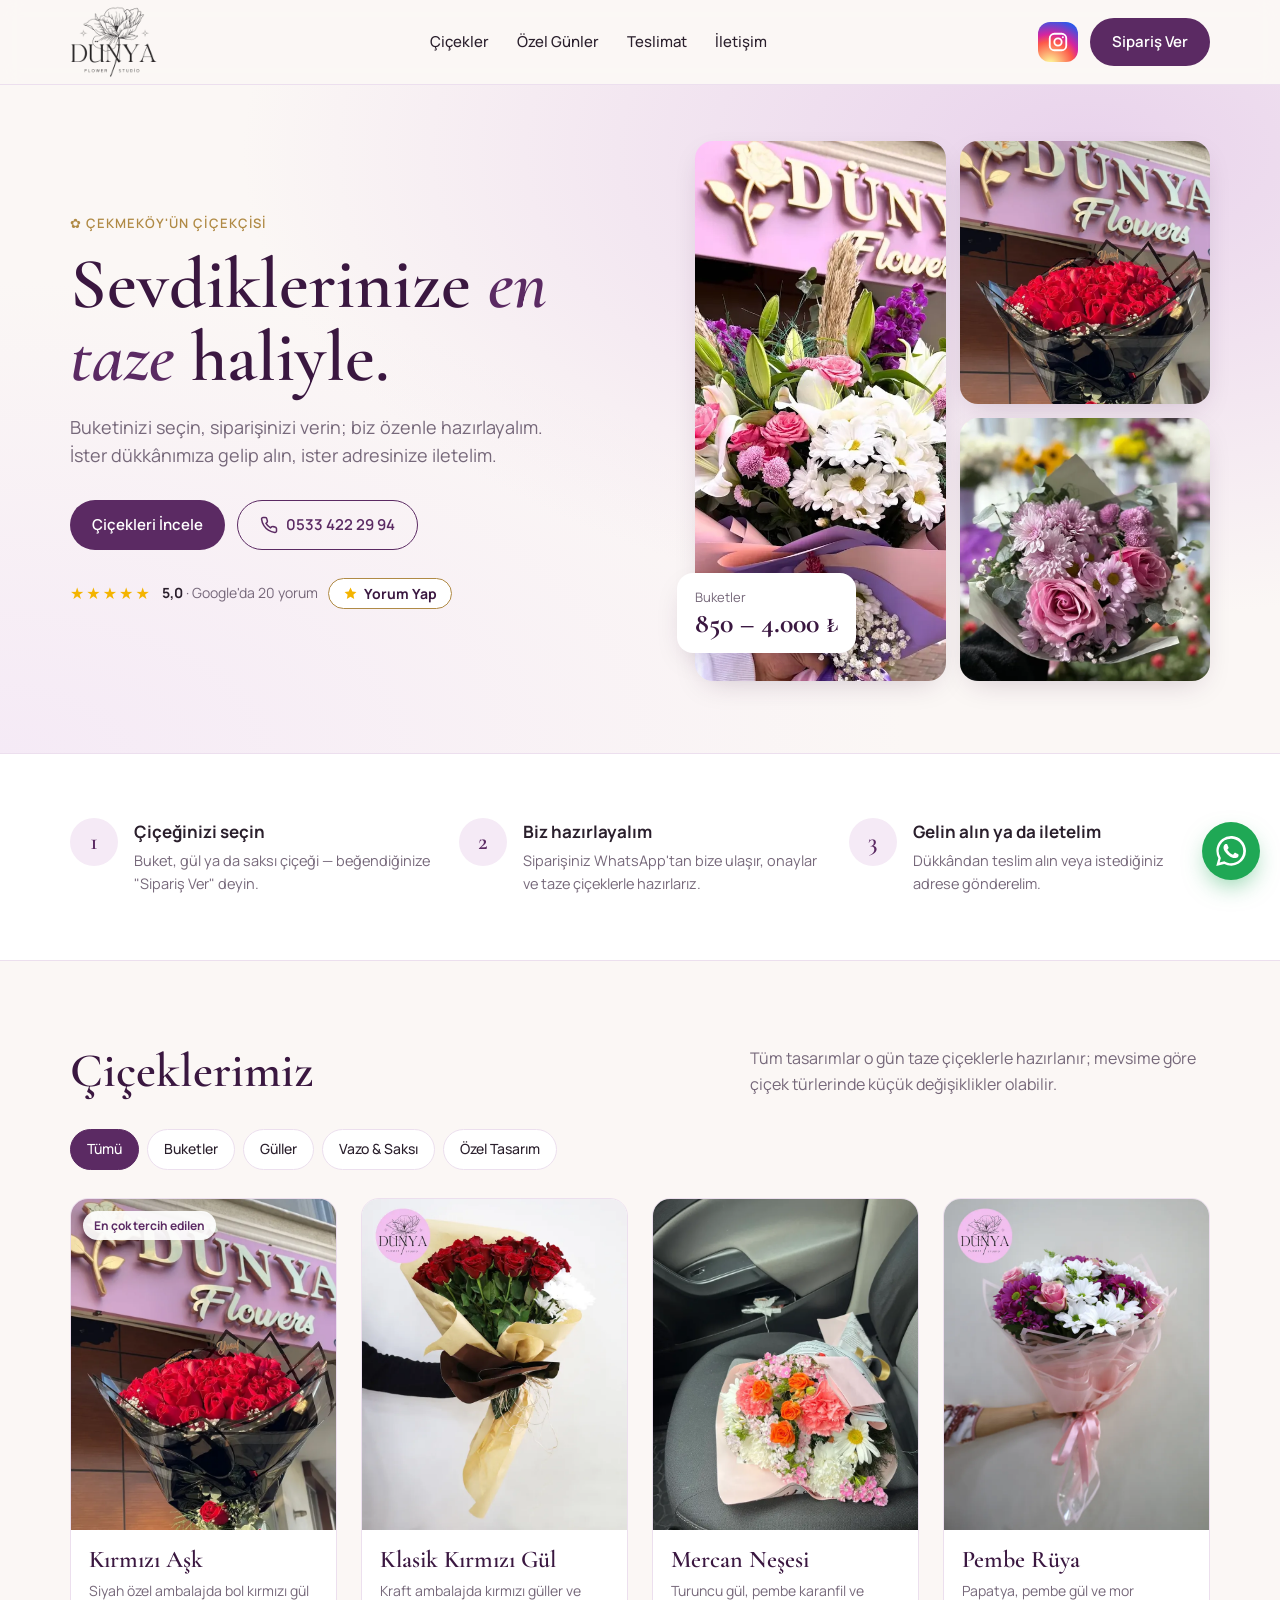
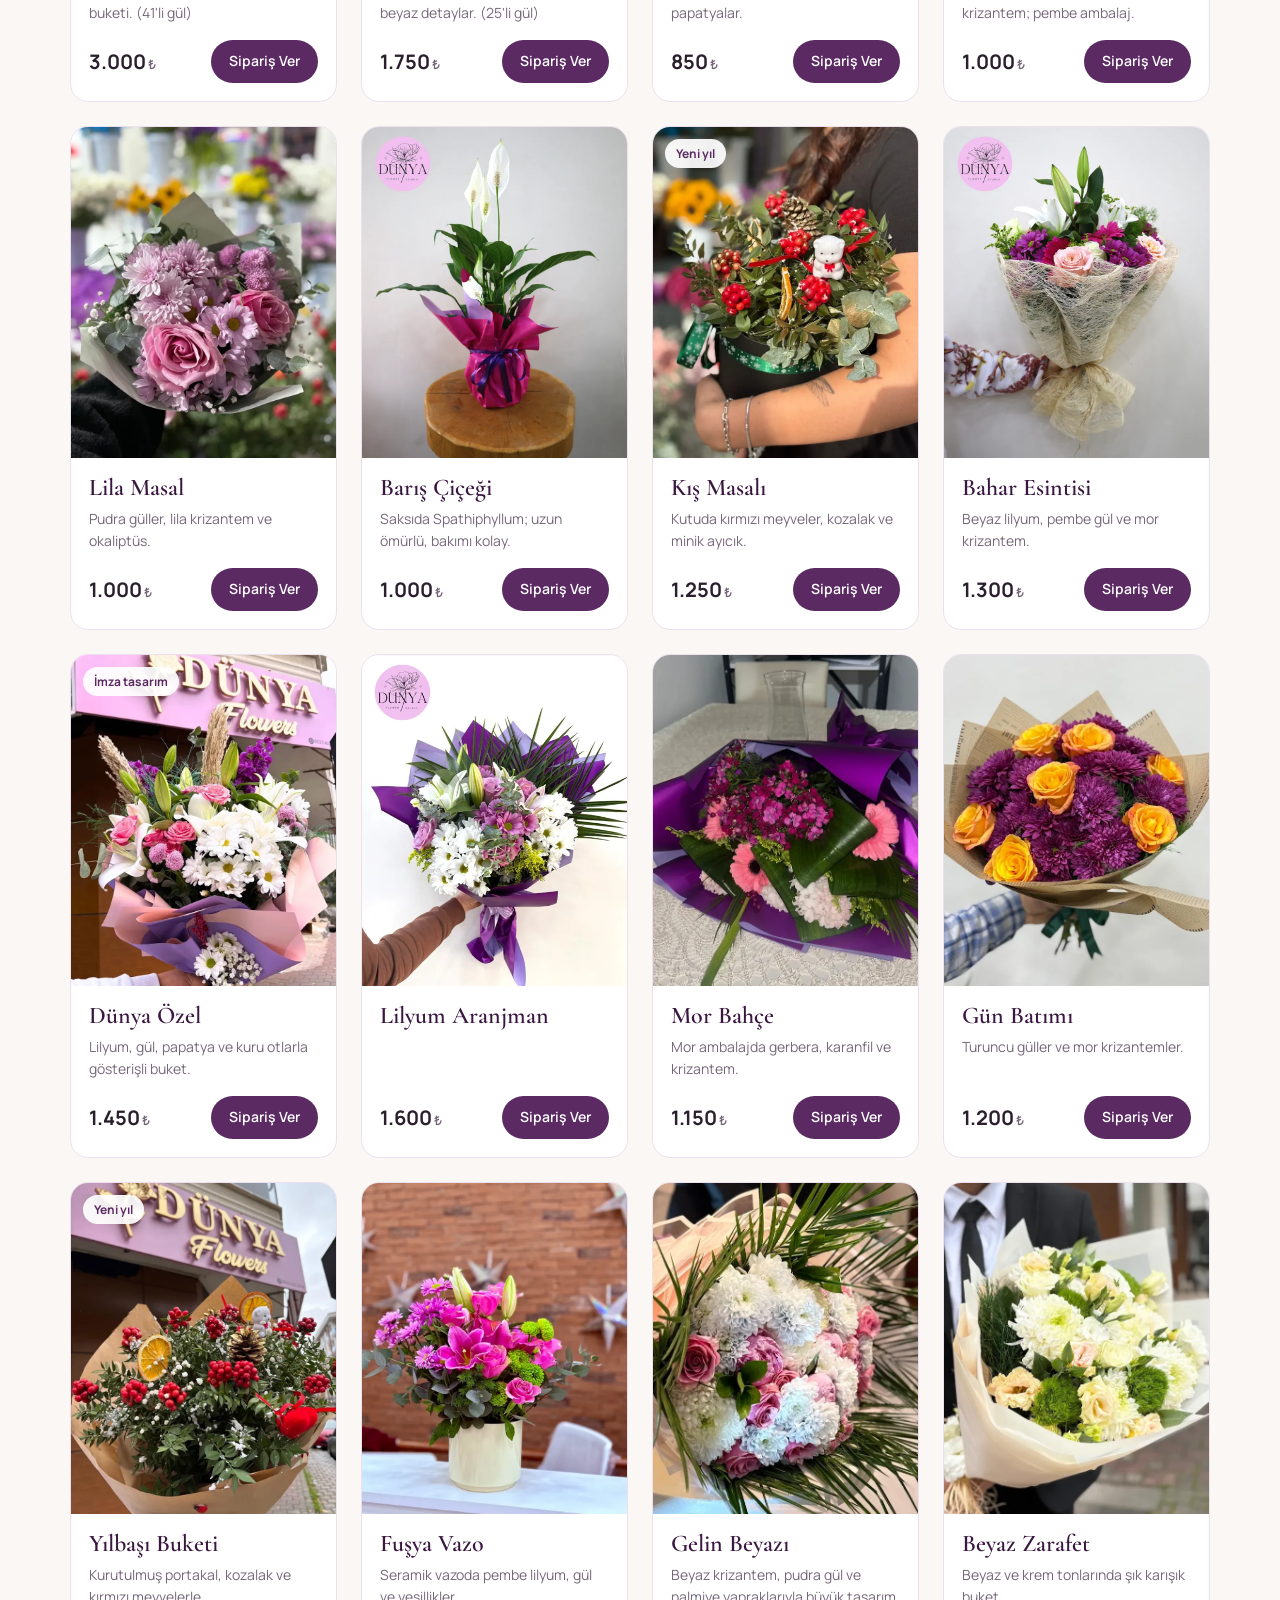
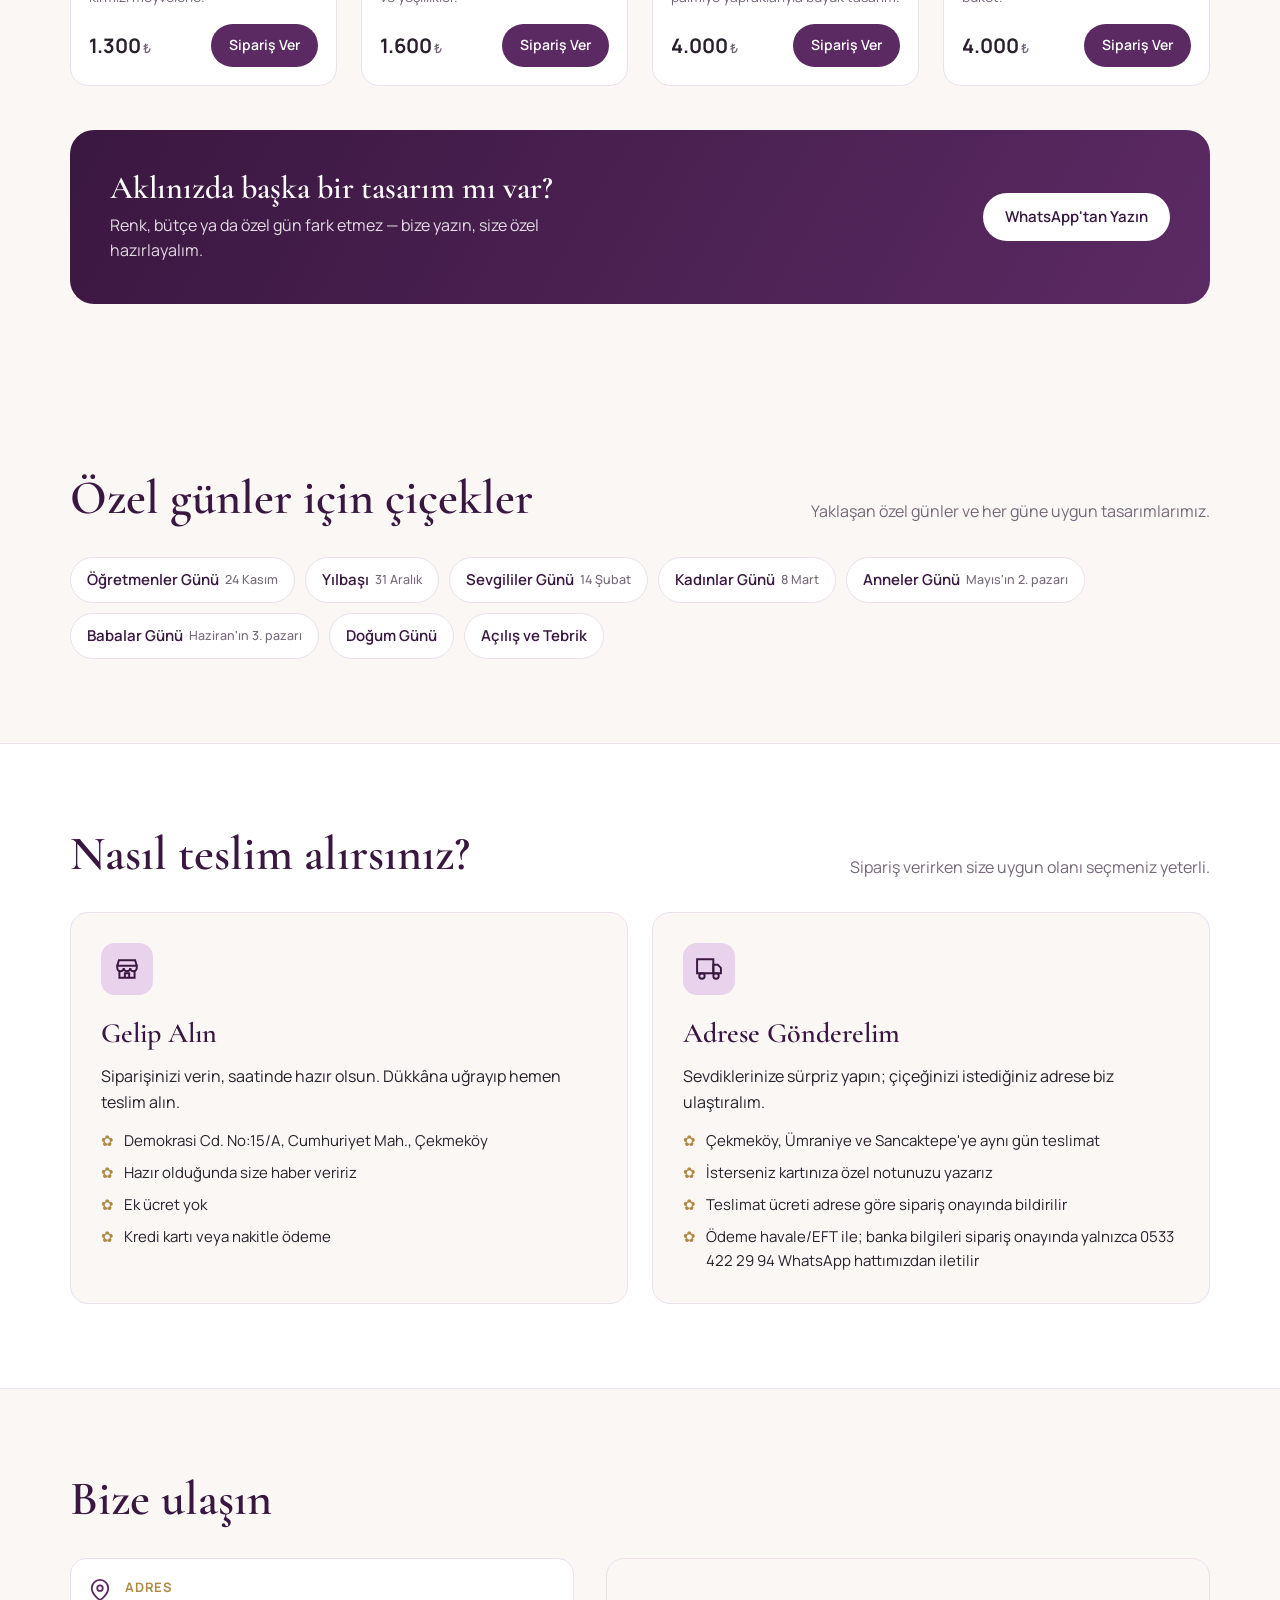
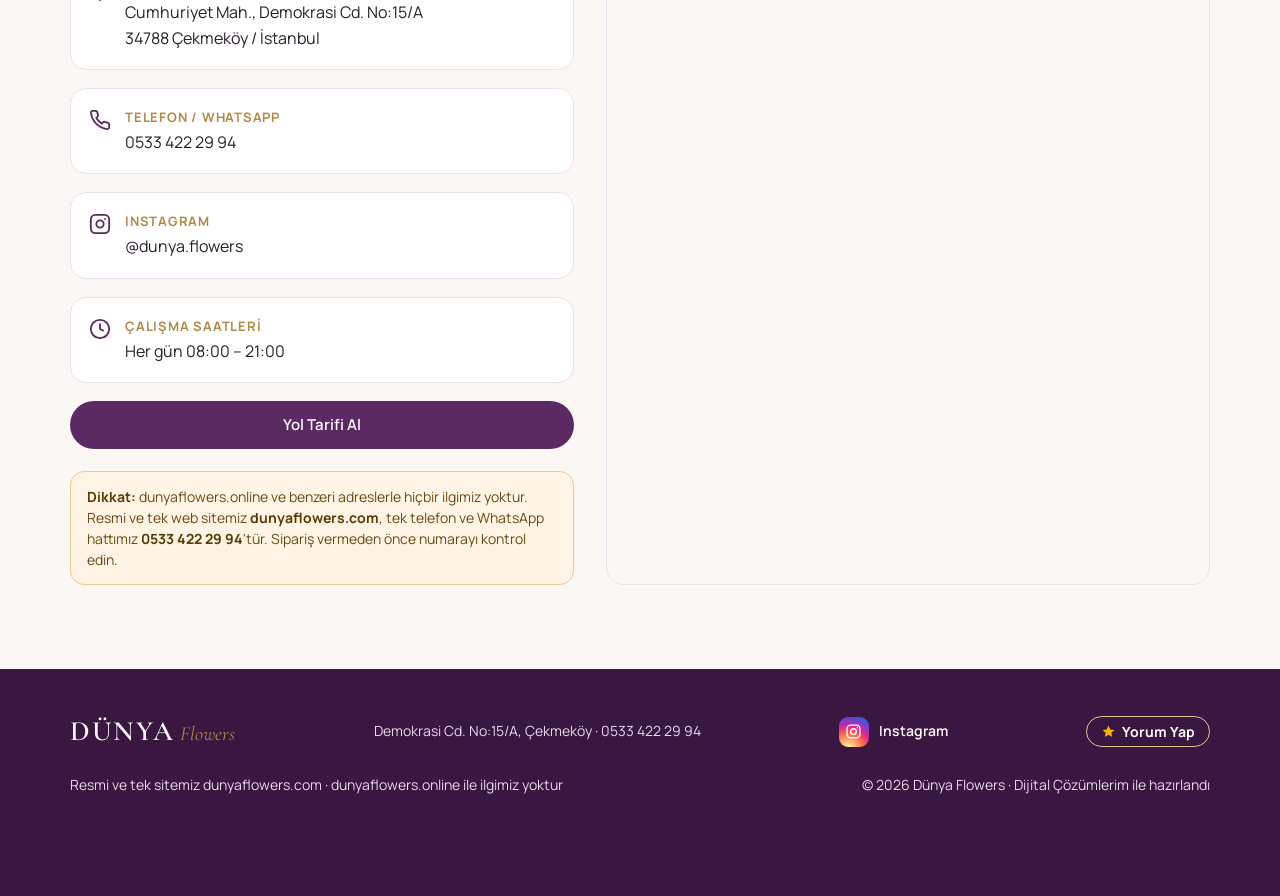
<file: index.html>
<!doctype html>
<html lang="tr">
<head>
<meta charset="utf-8">
<meta name="viewport" content="width=device-width, initial-scale=1">
<link rel="canonical" href="https://www.dunyaflowers.com/">
<title>Çekmeköy Çiçekçi · Dünya Flowers | Çiçek Siparişi ve Teslimat</title>
<meta name="description" content="Dünya Flowers, Çekmeköy çiçekçi: taze buketler, güller ve saksı çiçekleri. Çekmeköy, Ümraniye ve Sancaktepe'ye aynı gün teslimat. Her gün 08:00–21:00, WhatsApp'tan kolay sipariş.">
<meta name="theme-color" content="#3a1740">
<link rel="icon" type="image/png" href="/images/favicon.png">
<link rel="apple-touch-icon" href="/images/apple-touch-icon.png">
<meta property="og:type" content="website">
<meta property="og:locale" content="tr_TR">
<meta property="og:site_name" content="Dünya Flowers">
<meta property="og:title" content="Dünya Flowers · Çekmeköy Çiçekçi">
<meta property="og:description" content="Taze buketler, güller ve saksı çiçekleri. Çekmeköy, Ümraniye ve Sancaktepe'ye teslimat. WhatsApp'tan sipariş: 0533 422 29 94">
<meta property="og:url" content="https://www.dunyaflowers.com/">
<meta property="og:image" content="https://www.dunyaflowers.com/images/og-image.jpg">
<meta property="og:image:width" content="1200">
<meta property="og:image:height" content="630">
<meta property="og:image:alt" content="Dünya Flowers dükkânı önünde karışık çiçek buketi">
<meta name="twitter:card" content="summary_large_image">
<link rel="preconnect" href="https://fonts.googleapis.com">
<link rel="preconnect" href="https://fonts.gstatic.com" crossorigin>
<link href="https://fonts.googleapis.com/css2?family=Cormorant+Garamond:ital,wght@0,500;0,600;1,500&family=Manrope:wght@400;500;600;700&display=swap" rel="stylesheet">
<link rel="preload" as="image" href="/images/dunya-ozel-ozel-tasarim.webp" fetchpriority="high">
<link rel="stylesheet" href="/assets/site.css">
<script type="application/ld+json">
{
  "@context": "https://schema.org",
  "@type": "Florist",
  "name": "Dünya Flowers",
  "url": "https://www.dunyaflowers.com/",
  "image": "https://www.dunyaflowers.com/images/og-image.jpg",
  "logo": "https://www.dunyaflowers.com/images/logo.webp",
  "telephone": "+905334222994",
  "priceRange": "₺₺",
  "paymentAccepted": "Nakit, Kredi kartı, Havale/EFT",
  "currenciesAccepted": "TRY",
  "openingHoursSpecification": [{
    "@type": "OpeningHoursSpecification",
    "dayOfWeek": ["Monday","Tuesday","Wednesday","Thursday","Friday","Saturday","Sunday"],
    "opens": "08:00",
    "closes": "21:00"
  }],
  "areaServed": [
    {"@type": "City", "name": "Çekmeköy"},
    {"@type": "City", "name": "Ümraniye"},
    {"@type": "City", "name": "Sancaktepe"}
  ],
  "hasMap": "https://www.google.com/maps/search/?api=1&query=D%C3%BCnya+Flowers+Demokrasi+Cd.+15%2FA+%C3%87ekmek%C3%B6y",
  "address": {
    "@type": "PostalAddress",
    "streetAddress": "Cumhuriyet Mah., Demokrasi Cd. No:15/A",
    "addressLocality": "Çekmeköy",
    "addressRegion": "İstanbul",
    "postalCode": "34788",
    "addressCountry": "TR"
  },
  "sameAs": ["https://www.instagram.com/dunya.flowers/"]
}
</script>
<!-- urun-sema:basla -->
<script type="application/ld+json">
{
  "@context": "https://schema.org",
  "@type": "ItemList",
  "name": "Dünya Flowers çiçekleri",
  "itemListElement": [
    {
      "@type": "ListItem",
      "position": 1,
      "item": {
        "@type": "Product",
        "name": "Kırmızı Aşk",
        "image": "https://www.dunyaflowers.com/images/kirmizi-ask-gul-buketi.webp",
        "description": "Siyah özel ambalajda bol kırmızı gül buketi. (41'li gül)",
        "brand": {
          "@type": "Brand",
          "name": "Dünya Flowers"
        },
        "offers": {
          "@type": "Offer",
          "price": "3000",
          "priceCurrency": "TRY",
          "availability": "https://schema.org/InStock",
          "url": "https://www.dunyaflowers.com/#urunler",
          "seller": {
            "@type": "Organization",
            "name": "Dünya Flowers"
          }
        }
      }
    },
    {
      "@type": "ListItem",
      "position": 2,
      "item": {
        "@type": "Product",
        "name": "Klasik Kırmızı Gül",
        "image": "https://www.dunyaflowers.com/images/klasik-kirmizi-gul-buketi.webp",
        "description": "Kraft ambalajda kırmızı güller ve beyaz detaylar. (25'li gül)",
        "brand": {
          "@type": "Brand",
          "name": "Dünya Flowers"
        },
        "offers": {
          "@type": "Offer",
          "price": "1750",
          "priceCurrency": "TRY",
          "availability": "https://schema.org/InStock",
          "url": "https://www.dunyaflowers.com/#urunler",
          "seller": {
            "@type": "Organization",
            "name": "Dünya Flowers"
          }
        }
      }
    },
    {
      "@type": "ListItem",
      "position": 3,
      "item": {
        "@type": "Product",
        "name": "Mercan Neşesi",
        "image": "https://www.dunyaflowers.com/images/mercan-nesesi-buket.webp",
        "description": "Turuncu gül, pembe karanfil ve papatyalar.",
        "brand": {
          "@type": "Brand",
          "name": "Dünya Flowers"
        },
        "offers": {
          "@type": "Offer",
          "price": "850",
          "priceCurrency": "TRY",
          "availability": "https://schema.org/InStock",
          "url": "https://www.dunyaflowers.com/#urunler",
          "seller": {
            "@type": "Organization",
            "name": "Dünya Flowers"
          }
        }
      }
    },
    {
      "@type": "ListItem",
      "position": 4,
      "item": {
        "@type": "Product",
        "name": "Pembe Rüya",
        "image": "https://www.dunyaflowers.com/images/pembe-ruya-buket.webp",
        "description": "Papatya, pembe gül ve mor krizantem; pembe ambalaj.",
        "brand": {
          "@type": "Brand",
          "name": "Dünya Flowers"
        },
        "offers": {
          "@type": "Offer",
          "price": "1000",
          "priceCurrency": "TRY",
          "availability": "https://schema.org/InStock",
          "url": "https://www.dunyaflowers.com/#urunler",
          "seller": {
            "@type": "Organization",
            "name": "Dünya Flowers"
          }
        }
      }
    },
    {
      "@type": "ListItem",
      "position": 5,
      "item": {
        "@type": "Product",
        "name": "Lila Masal",
        "image": "https://www.dunyaflowers.com/images/lila-masal-buket.webp",
        "description": "Pudra güller, lila krizantem ve okaliptüs.",
        "brand": {
          "@type": "Brand",
          "name": "Dünya Flowers"
        },
        "offers": {
          "@type": "Offer",
          "price": "1000",
          "priceCurrency": "TRY",
          "availability": "https://schema.org/InStock",
          "url": "https://www.dunyaflowers.com/#urunler",
          "seller": {
            "@type": "Organization",
            "name": "Dünya Flowers"
          }
        }
      }
    },
    {
      "@type": "ListItem",
      "position": 6,
      "item": {
        "@type": "Product",
        "name": "Barış Çiçeği",
        "image": "https://www.dunyaflowers.com/images/baris-cicegi-saksi.webp",
        "description": "Saksıda Spathiphyllum; uzun ömürlü, bakımı kolay.",
        "brand": {
          "@type": "Brand",
          "name": "Dünya Flowers"
        },
        "offers": {
          "@type": "Offer",
          "price": "1000",
          "priceCurrency": "TRY",
          "availability": "https://schema.org/InStock",
          "url": "https://www.dunyaflowers.com/#urunler",
          "seller": {
            "@type": "Organization",
            "name": "Dünya Flowers"
          }
        }
      }
    },
    {
      "@type": "ListItem",
      "position": 7,
      "item": {
        "@type": "Product",
        "name": "Kış Masalı",
        "image": "https://www.dunyaflowers.com/images/kis-masali-ozel-tasarim.webp",
        "description": "Kutuda kırmızı meyveler, kozalak ve minik ayıcık.",
        "brand": {
          "@type": "Brand",
          "name": "Dünya Flowers"
        },
        "offers": {
          "@type": "Offer",
          "price": "1250",
          "priceCurrency": "TRY",
          "availability": "https://schema.org/InStock",
          "url": "https://www.dunyaflowers.com/#urunler",
          "seller": {
            "@type": "Organization",
            "name": "Dünya Flowers"
          }
        }
      }
    },
    {
      "@type": "ListItem",
      "position": 8,
      "item": {
        "@type": "Product",
        "name": "Bahar Esintisi",
        "image": "https://www.dunyaflowers.com/images/bahar-esintisi-buket.webp",
        "description": "Beyaz lilyum, pembe gül ve mor krizantem.",
        "brand": {
          "@type": "Brand",
          "name": "Dünya Flowers"
        },
        "offers": {
          "@type": "Offer",
          "price": "1300",
          "priceCurrency": "TRY",
          "availability": "https://schema.org/InStock",
          "url": "https://www.dunyaflowers.com/#urunler",
          "seller": {
            "@type": "Organization",
            "name": "Dünya Flowers"
          }
        }
      }
    },
    {
      "@type": "ListItem",
      "position": 9,
      "item": {
        "@type": "Product",
        "name": "Dünya Özel",
        "image": "https://www.dunyaflowers.com/images/dunya-ozel-ozel-tasarim.webp",
        "description": "Lilyum, gül, papatya ve kuru otlarla gösterişli buket.",
        "brand": {
          "@type": "Brand",
          "name": "Dünya Flowers"
        },
        "offers": {
          "@type": "Offer",
          "price": "1450",
          "priceCurrency": "TRY",
          "availability": "https://schema.org/InStock",
          "url": "https://www.dunyaflowers.com/#urunler",
          "seller": {
            "@type": "Organization",
            "name": "Dünya Flowers"
          }
        }
      }
    },
    {
      "@type": "ListItem",
      "position": 10,
      "item": {
        "@type": "Product",
        "name": "Lilyum Aranjman",
        "image": "https://www.dunyaflowers.com/images/lilyum-aranjman.webp",
        "description": "Lilyum Aranjman",
        "brand": {
          "@type": "Brand",
          "name": "Dünya Flowers"
        },
        "offers": {
          "@type": "Offer",
          "price": "1600",
          "priceCurrency": "TRY",
          "availability": "https://schema.org/InStock",
          "url": "https://www.dunyaflowers.com/#urunler",
          "seller": {
            "@type": "Organization",
            "name": "Dünya Flowers"
          }
        }
      }
    },
    {
      "@type": "ListItem",
      "position": 11,
      "item": {
        "@type": "Product",
        "name": "Mor Bahçe",
        "image": "https://www.dunyaflowers.com/images/mor-bahce-buket.webp",
        "description": "Mor ambalajda gerbera, karanfil ve krizantem.",
        "brand": {
          "@type": "Brand",
          "name": "Dünya Flowers"
        },
        "offers": {
          "@type": "Offer",
          "price": "1150",
          "priceCurrency": "TRY",
          "availability": "https://schema.org/InStock",
          "url": "https://www.dunyaflowers.com/#urunler",
          "seller": {
            "@type": "Organization",
            "name": "Dünya Flowers"
          }
        }
      }
    },
    {
      "@type": "ListItem",
      "position": 12,
      "item": {
        "@type": "Product",
        "name": "Gün Batımı",
        "image": "https://www.dunyaflowers.com/images/gun-batimi-gul-buketi.webp",
        "description": "Turuncu güller ve mor krizantemler.",
        "brand": {
          "@type": "Brand",
          "name": "Dünya Flowers"
        },
        "offers": {
          "@type": "Offer",
          "price": "1200",
          "priceCurrency": "TRY",
          "availability": "https://schema.org/InStock",
          "url": "https://www.dunyaflowers.com/#urunler",
          "seller": {
            "@type": "Organization",
            "name": "Dünya Flowers"
          }
        }
      }
    },
    {
      "@type": "ListItem",
      "position": 13,
      "item": {
        "@type": "Product",
        "name": "Yılbaşı Buketi",
        "image": "https://www.dunyaflowers.com/images/yilbasi-buketi.webp",
        "description": "Kurutulmuş portakal, kozalak ve kırmızı meyvelerle.",
        "brand": {
          "@type": "Brand",
          "name": "Dünya Flowers"
        },
        "offers": {
          "@type": "Offer",
          "price": "1300",
          "priceCurrency": "TRY",
          "availability": "https://schema.org/InStock",
          "url": "https://www.dunyaflowers.com/#urunler",
          "seller": {
            "@type": "Organization",
            "name": "Dünya Flowers"
          }
        }
      }
    },
    {
      "@type": "ListItem",
      "position": 14,
      "item": {
        "@type": "Product",
        "name": "Fuşya Vazo",
        "image": "https://www.dunyaflowers.com/images/fusya-vazo-cicek.webp",
        "description": "Seramik vazoda pembe lilyum, gül ve yeşillikler.",
        "brand": {
          "@type": "Brand",
          "name": "Dünya Flowers"
        },
        "offers": {
          "@type": "Offer",
          "price": "1600",
          "priceCurrency": "TRY",
          "availability": "https://schema.org/InStock",
          "url": "https://www.dunyaflowers.com/#urunler",
          "seller": {
            "@type": "Organization",
            "name": "Dünya Flowers"
          }
        }
      }
    },
    {
      "@type": "ListItem",
      "position": 15,
      "item": {
        "@type": "Product",
        "name": "Gelin Beyazı",
        "image": "https://www.dunyaflowers.com/images/gelin-beyazi-ozel-tasarim.webp",
        "description": "Beyaz krizantem, pudra gül ve palmiye yapraklarıyla büyük tasarım.",
        "brand": {
          "@type": "Brand",
          "name": "Dünya Flowers"
        },
        "offers": {
          "@type": "Offer",
          "price": "4000",
          "priceCurrency": "TRY",
          "availability": "https://schema.org/InStock",
          "url": "https://www.dunyaflowers.com/#urunler",
          "seller": {
            "@type": "Organization",
            "name": "Dünya Flowers"
          }
        }
      }
    },
    {
      "@type": "ListItem",
      "position": 16,
      "item": {
        "@type": "Product",
        "name": "Beyaz Zarafet",
        "image": "https://www.dunyaflowers.com/images/beyaz-zarafet-buket.webp",
        "description": "Beyaz ve krem tonlarında şık karışık buket.",
        "brand": {
          "@type": "Brand",
          "name": "Dünya Flowers"
        },
        "offers": {
          "@type": "Offer",
          "price": "4000",
          "priceCurrency": "TRY",
          "availability": "https://schema.org/InStock",
          "url": "https://www.dunyaflowers.com/#urunler",
          "seller": {
            "@type": "Organization",
            "name": "Dünya Flowers"
          }
        }
      }
    }
  ]
}
</script>
<!-- urun-sema:bitir -->
</head>
<body>

<header>
  <div class="wrap nav">
    <a href="/" class="logo-img"><img src="/images/logo.webp" width="440" height="360" alt="Dünya Flower Studio"></a>
    <ul>
      <li><a href="/#urunler">Çiçekler</a></li>
      <li><a href="/ozel-gunler/">Özel Günler</a></li>
      <li><a href="/#teslimat">Teslimat</a></li>
      <li><a href="/#iletisim">İletişim</a></li>
    </ul>
    <div class="nav-end">
      <a class="ig" target="_blank" rel="noopener" aria-label="Instagram: @dunya.flowers" href="https://www.instagram.com/dunya.flowers/"><svg viewBox="0 0 24 24" fill="none" stroke="currentColor" stroke-width="2"><rect x="3" y="3" width="18" height="18" rx="5"/><circle cx="12" cy="12" r="4"/><circle cx="17.3" cy="6.7" r="1.1" fill="currentColor" stroke="none"/></svg></a>
      <a class="btn btn-primary" href="/#urunler">Sipariş Ver</a>
    </div>
  </div>
</header>

<main>
  <!-- Hero -->
  <section class="hero">
    <div class="wrap hero-grid">
      <div>
        <h1 class="serif"><span class="eyebrow">✿ Çekmeköy'ün çiçekçisi</span> Sevdiklerinize <em>en taze</em> haliyle.</h1>
        <p class="lead">Buketinizi seçin, siparişinizi verin; biz özenle hazırlayalım. İster dükkânımıza gelip alın, ister adresinize iletelim.</p>
        <div class="hero-cta">
          <a class="btn btn-primary" href="#urunler">Çiçekleri İncele</a>
          <a class="btn btn-ghost" href="tel:+905334222994">
            <svg viewBox="0 0 24 24" fill="none" stroke="currentColor" stroke-width="2"><path d="M22 16.9v3a2 2 0 0 1-2.2 2 19.8 19.8 0 0 1-8.6-3.1 19.5 19.5 0 0 1-6-6A19.8 19.8 0 0 1 2.1 4.2 2 2 0 0 1 4.1 2h3a2 2 0 0 1 2 1.7c.1.9.4 1.8.7 2.7a2 2 0 0 1-.5 2.1L8 9.8a16 16 0 0 0 6 6l1.3-1.3a2 2 0 0 1 2.1-.4c.9.3 1.8.6 2.7.7a2 2 0 0 1 1.7 2z"/></svg>
            0533 422 29 94
          </a>
        </div>
        <div class="rating">
          <span class="stars">★★★★★</span>
          <span><strong>5,0</strong> · Google'da 20 yorum</span>
          <a class="btn-review" target="_blank" rel="noopener" href="https://www.google.com/search?q=d%C3%BCnya+flowers+yorumlar%C4%B1&amp;si=APenkKm7iecQ4G6P-TsbSMFKIQtv3EFIqRAFw-i8uEbk55Z-_0Ers0VjT8CBw7feY1HvsHXymXY1lqwqu9412IB__2I2o9CK-ntvsbl8cAKes8vPfk-7_qUAxAakHDf-r95ETPpaDNe9GapcNFDY69vf-C8G-AC7jg%3D%3D"><svg viewBox="0 0 24 24" fill="currentColor" aria-hidden="true"><path d="M12 2.5l2.9 6.1 6.6.8-4.9 4.6 1.3 6.6L12 17.3l-5.9 3.3 1.3-6.6L2.5 9.4l6.6-.8z"/></svg>Yorum Yap</a>
        </div>
      </div>
      <div class="hero-media">
        <img class="tall" src="images/dunya-ozel-ozel-tasarim.webp" fetchpriority="high" alt="Çekmeköy Dünya Flowers dükkânı önünde karışık çiçek buketi">
        <img class="sq" src="images/kirmizi-ask-gul-buketi.webp" alt="Kırmızı gül buketi">
        <img class="sq" src="images/lila-masal-buket.webp" alt="Pembe gül ve krizantem buketi">
        <div class="badge-price">Buketler<b id="priceRange">850 – 4.000 ₺</b></div>
      </div>
    </div>
  </section>

  <!-- How it works -->
  <section class="steps" aria-labelledby="nasil">
    <h2 id="nasil" class="sr-only">Nasıl sipariş verilir?</h2>
    <div class="wrap steps-grid">
      <div class="step"><div class="num">1</div><div><h3>Çiçeğinizi seçin</h3><p>Buket, gül ya da saksı çiçeği — beğendiğinize "Sipariş Ver" deyin.</p></div></div>
      <div class="step"><div class="num">2</div><div><h3>Biz hazırlayalım</h3><p>Siparişiniz WhatsApp'tan bize ulaşır, onaylar ve taze çiçeklerle hazırlarız.</p></div></div>
      <div class="step"><div class="num">3</div><div><h3>Gelin alın ya da iletelim</h3><p>Dükkândan teslim alın veya istediğiniz adrese gönderelim.</p></div></div>
    </div>
  </section>

  <!-- Products -->
  <section class="block" id="urunler">
    <div class="wrap">
      <div class="head">
        <h2>Çiçeklerimiz</h2>
        <p>Tüm tasarımlar o gün taze çiçeklerle hazırlanır; mevsime göre çiçek türlerinde küçük değişiklikler olabilir.</p>
      </div>
      <div class="filters" id="filters"></div>
      <div class="grid" id="grid"><!-- urunler:basla -->
      <article class="card">
        <div class="ph">
          <img loading="lazy" decoding="async" src="/images/kirmizi-ask-gul-buketi.webp" alt="Kırmızı Aşk çiçek buketi">
          <span class="tag">En çok tercih edilen</span>
        </div>
        <div class="body">
          <h3>Kırmızı Aşk</h3>
          <p class="desc">Siyah özel ambalajda bol kırmızı gül buketi. (41&#x27;li gül)</p>
          <div class="row">
            <span class="price">3.000<small>₺</small></span>
            <button class="btn btn-primary" data-order="0">Sipariş Ver</button>
          </div>
        </div>
      </article>
      <article class="card">
        <div class="ph">
          <img loading="lazy" decoding="async" src="/images/klasik-kirmizi-gul-buketi.webp" alt="Klasik Kırmızı Gül çiçek buketi">
          
        </div>
        <div class="body">
          <h3>Klasik Kırmızı Gül</h3>
          <p class="desc">Kraft ambalajda kırmızı güller ve beyaz detaylar. (25&#x27;li gül)</p>
          <div class="row">
            <span class="price">1.750<small>₺</small></span>
            <button class="btn btn-primary" data-order="1">Sipariş Ver</button>
          </div>
        </div>
      </article>
      <article class="card">
        <div class="ph">
          <img loading="lazy" decoding="async" src="/images/mercan-nesesi-buket.webp" alt="Mercan Neşesi çiçek buketi">
          
        </div>
        <div class="body">
          <h3>Mercan Neşesi</h3>
          <p class="desc">Turuncu gül, pembe karanfil ve papatyalar.</p>
          <div class="row">
            <span class="price">850<small>₺</small></span>
            <button class="btn btn-primary" data-order="2">Sipariş Ver</button>
          </div>
        </div>
      </article>
      <article class="card">
        <div class="ph">
          <img loading="lazy" decoding="async" src="/images/pembe-ruya-buket.webp" alt="Pembe Rüya çiçek buketi">
          
        </div>
        <div class="body">
          <h3>Pembe Rüya</h3>
          <p class="desc">Papatya, pembe gül ve mor krizantem; pembe ambalaj.</p>
          <div class="row">
            <span class="price">1.000<small>₺</small></span>
            <button class="btn btn-primary" data-order="3">Sipariş Ver</button>
          </div>
        </div>
      </article>
      <article class="card">
        <div class="ph">
          <img loading="lazy" decoding="async" src="/images/lila-masal-buket.webp" alt="Lila Masal çiçek buketi">
          
        </div>
        <div class="body">
          <h3>Lila Masal</h3>
          <p class="desc">Pudra güller, lila krizantem ve okaliptüs.</p>
          <div class="row">
            <span class="price">1.000<small>₺</small></span>
            <button class="btn btn-primary" data-order="4">Sipariş Ver</button>
          </div>
        </div>
      </article>
      <article class="card">
        <div class="ph">
          <img loading="lazy" decoding="async" src="/images/baris-cicegi-saksi.webp" alt="Barış Çiçeği çiçek buketi">
          
        </div>
        <div class="body">
          <h3>Barış Çiçeği</h3>
          <p class="desc">Saksıda Spathiphyllum; uzun ömürlü, bakımı kolay.</p>
          <div class="row">
            <span class="price">1.000<small>₺</small></span>
            <button class="btn btn-primary" data-order="5">Sipariş Ver</button>
          </div>
        </div>
      </article>
      <article class="card">
        <div class="ph">
          <img loading="lazy" decoding="async" src="/images/kis-masali-ozel-tasarim.webp" alt="Kış Masalı çiçek buketi">
          <span class="tag">Yeni yıl</span>
        </div>
        <div class="body">
          <h3>Kış Masalı</h3>
          <p class="desc">Kutuda kırmızı meyveler, kozalak ve minik ayıcık.</p>
          <div class="row">
            <span class="price">1.250<small>₺</small></span>
            <button class="btn btn-primary" data-order="6">Sipariş Ver</button>
          </div>
        </div>
      </article>
      <article class="card">
        <div class="ph">
          <img loading="lazy" decoding="async" src="/images/bahar-esintisi-buket.webp" alt="Bahar Esintisi çiçek buketi">
          
        </div>
        <div class="body">
          <h3>Bahar Esintisi</h3>
          <p class="desc">Beyaz lilyum, pembe gül ve mor krizantem.</p>
          <div class="row">
            <span class="price">1.300<small>₺</small></span>
            <button class="btn btn-primary" data-order="7">Sipariş Ver</button>
          </div>
        </div>
      </article>
      <article class="card">
        <div class="ph">
          <img loading="lazy" decoding="async" src="/images/dunya-ozel-ozel-tasarim.webp" alt="Dünya Özel çiçek buketi">
          <span class="tag">İmza tasarım</span>
        </div>
        <div class="body">
          <h3>Dünya Özel</h3>
          <p class="desc">Lilyum, gül, papatya ve kuru otlarla gösterişli buket.</p>
          <div class="row">
            <span class="price">1.450<small>₺</small></span>
            <button class="btn btn-primary" data-order="8">Sipariş Ver</button>
          </div>
        </div>
      </article>
      <article class="card">
        <div class="ph">
          <img loading="lazy" decoding="async" src="/images/lilyum-aranjman.webp" alt="Lilyum Aranjman çiçek buketi">
          
        </div>
        <div class="body">
          <h3>Lilyum Aranjman</h3>
          <p class="desc"></p>
          <div class="row">
            <span class="price">1.600<small>₺</small></span>
            <button class="btn btn-primary" data-order="9">Sipariş Ver</button>
          </div>
        </div>
      </article>
      <article class="card">
        <div class="ph">
          <img loading="lazy" decoding="async" src="/images/mor-bahce-buket.webp" alt="Mor Bahçe çiçek buketi">
          
        </div>
        <div class="body">
          <h3>Mor Bahçe</h3>
          <p class="desc">Mor ambalajda gerbera, karanfil ve krizantem.</p>
          <div class="row">
            <span class="price">1.150<small>₺</small></span>
            <button class="btn btn-primary" data-order="10">Sipariş Ver</button>
          </div>
        </div>
      </article>
      <article class="card">
        <div class="ph">
          <img loading="lazy" decoding="async" src="/images/gun-batimi-gul-buketi.webp" alt="Gün Batımı çiçek buketi">
          
        </div>
        <div class="body">
          <h3>Gün Batımı</h3>
          <p class="desc">Turuncu güller ve mor krizantemler.</p>
          <div class="row">
            <span class="price">1.200<small>₺</small></span>
            <button class="btn btn-primary" data-order="11">Sipariş Ver</button>
          </div>
        </div>
      </article>
      <article class="card">
        <div class="ph">
          <img loading="lazy" decoding="async" src="/images/yilbasi-buketi.webp" alt="Yılbaşı Buketi çiçek buketi">
          <span class="tag">Yeni yıl</span>
        </div>
        <div class="body">
          <h3>Yılbaşı Buketi</h3>
          <p class="desc">Kurutulmuş portakal, kozalak ve kırmızı meyvelerle.</p>
          <div class="row">
            <span class="price">1.300<small>₺</small></span>
            <button class="btn btn-primary" data-order="12">Sipariş Ver</button>
          </div>
        </div>
      </article>
      <article class="card">
        <div class="ph">
          <img loading="lazy" decoding="async" src="/images/fusya-vazo-cicek.webp" alt="Fuşya Vazo çiçek buketi">
          
        </div>
        <div class="body">
          <h3>Fuşya Vazo</h3>
          <p class="desc">Seramik vazoda pembe lilyum, gül ve yeşillikler.</p>
          <div class="row">
            <span class="price">1.600<small>₺</small></span>
            <button class="btn btn-primary" data-order="13">Sipariş Ver</button>
          </div>
        </div>
      </article>
      <article class="card">
        <div class="ph">
          <img loading="lazy" decoding="async" src="/images/gelin-beyazi-ozel-tasarim.webp" alt="Gelin Beyazı çiçek buketi">
          
        </div>
        <div class="body">
          <h3>Gelin Beyazı</h3>
          <p class="desc">Beyaz krizantem, pudra gül ve palmiye yapraklarıyla büyük tasarım.</p>
          <div class="row">
            <span class="price">4.000<small>₺</small></span>
            <button class="btn btn-primary" data-order="14">Sipariş Ver</button>
          </div>
        </div>
      </article>
      <article class="card">
        <div class="ph">
          <img loading="lazy" decoding="async" src="/images/beyaz-zarafet-buket.webp" alt="Beyaz Zarafet çiçek buketi">
          
        </div>
        <div class="body">
          <h3>Beyaz Zarafet</h3>
          <p class="desc">Beyaz ve krem tonlarında şık karışık buket.</p>
          <div class="row">
            <span class="price">4.000<small>₺</small></span>
            <button class="btn btn-primary" data-order="15">Sipariş Ver</button>
          </div>
        </div>
      </article>
      <!-- urunler:bitir --></div>

      <div class="custom">
        <div>
          <h3>Aklınızda başka bir tasarım mı var?</h3>
          <p>Renk, bütçe ya da özel gün fark etmez — bize yazın, size özel hazırlayalım.</p>
        </div>
        <a class="btn btn-light" target="_blank" rel="noopener" href="https://wa.me/905334222994?text=Merhaba%2C%20%C3%B6zel%20bir%20%C3%A7i%C3%A7ek%20tasar%C4%B1m%C4%B1%20i%C3%A7in%20bilgi%20almak%20istiyorum.">WhatsApp'tan Yazın</a>
      </div>
    </div>
  </section>

  <!-- Özel günler -->
  <section class="block" id="ozel-gunler">
    <div class="wrap">
      <div class="head">
        <h2>Özel günler için çiçekler</h2>
        <p>Yaklaşan özel günler ve her güne uygun tasarımlarımız.</p>
      </div>
      <div class="occ-links">
        <a href="/ogretmenler-gunu/">Öğretmenler Günü <small>24 Kasım</small></a>
        <a href="/yilbasi/">Yılbaşı <small>31 Aralık</small></a>
        <a href="/sevgililer-gunu/">Sevgililer Günü <small>14 Şubat</small></a>
        <a href="/kadinlar-gunu/">Kadınlar Günü <small>8 Mart</small></a>
        <a href="/anneler-gunu/">Anneler Günü <small>Mayıs'ın 2. pazarı</small></a>
        <a href="/babalar-gunu/">Babalar Günü <small>Haziran'ın 3. pazarı</small></a>
        <a href="/dogum-gunu/">Doğum Günü</a>
        <a href="/acilis-tebrik/">Açılış ve Tebrik</a>
      </div>
    </div>
  </section>

  <!-- Delivery -->
  <section class="block delivery" id="teslimat">
    <div class="wrap">
      <div class="head">
        <h2>Nasıl teslim alırsınız?</h2>
        <p>Sipariş verirken size uygun olanı seçmeniz yeterli.</p>
      </div>
      <div class="opt-grid">
        <div class="opt">
          <div class="ic"><svg viewBox="0 0 24 24" fill="none" stroke="currentColor" stroke-width="1.8"><path d="M3 9l1.5-5h15L21 9"/><path d="M3 9h18v2a3 3 0 0 1-6 0 3 3 0 0 1-6 0 3 3 0 0 1-6 0z"/><path d="M5 13v7h14v-7"/><path d="M10 20v-4h4v4"/></svg></div>
          <h3>Gelip Alın</h3>
          <p>Siparişinizi verin, saatinde hazır olsun. Dükkâna uğrayıp hemen teslim alın.</p>
          <ul>
            <li>Demokrasi Cd. No:15/A, Cumhuriyet Mah., Çekmeköy</li>
            <li>Hazır olduğunda size haber veririz</li>
            <li>Ek ücret yok</li>
            <li>Kredi kartı veya nakitle ödeme</li>
          </ul>
        </div>
        <div class="opt">
          <div class="ic"><svg viewBox="0 0 24 24" fill="none" stroke="currentColor" stroke-width="1.8"><path d="M1 3h15v13H1z"/><path d="M16 8h4l3 3v5h-7z"/><circle cx="5.5" cy="18.5" r="2.5"/><circle cx="18.5" cy="18.5" r="2.5"/></svg></div>
          <h3>Adrese Gönderelim</h3>
          <p>Sevdiklerinize sürpriz yapın; çiçeğinizi istediğiniz adrese biz ulaştıralım.</p>
          <ul>
            <li>Çekmeköy, Ümraniye ve Sancaktepe'ye aynı gün teslimat</li>
            <li>İsterseniz kartınıza özel notunuzu yazarız</li>
            <li>Teslimat ücreti adrese göre sipariş onayında bildirilir</li>
            <li>Ödeme havale/EFT ile; banka bilgileri sipariş onayında yalnızca 0533 422 29 94 WhatsApp hattımızdan iletilir</li>
          </ul>
        </div>
      </div>
    </div>
  </section>

  <!-- Contact -->
  <section class="block" id="iletisim">
    <div class="wrap">
      <div class="head"><h2>Bize ulaşın</h2></div>
      <div class="contact-grid">
        <div class="info">
          <div class="info-item">
            <svg viewBox="0 0 24 24" fill="none" stroke="currentColor" stroke-width="2"><path d="M21 10c0 7-9 13-9 13S3 17 3 10a9 9 0 0 1 18 0z"/><circle cx="12" cy="10" r="3"/></svg>
            <div><b>Adres</b>Cumhuriyet Mah., Demokrasi Cd. No:15/A<br>34788 Çekmeköy / İstanbul</div>
          </div>
          <div class="info-item">
            <svg viewBox="0 0 24 24" fill="none" stroke="currentColor" stroke-width="2"><path d="M22 16.9v3a2 2 0 0 1-2.2 2 19.8 19.8 0 0 1-8.6-3.1 19.5 19.5 0 0 1-6-6A19.8 19.8 0 0 1 2.1 4.2 2 2 0 0 1 4.1 2h3a2 2 0 0 1 2 1.7c.1.9.4 1.8.7 2.7a2 2 0 0 1-.5 2.1L8 9.8a16 16 0 0 0 6 6l1.3-1.3a2 2 0 0 1 2.1-.4c.9.3 1.8.6 2.7.7a2 2 0 0 1 1.7 2z"/></svg>
            <div><b>Telefon / WhatsApp</b><a href="tel:+905334222994">0533 422 29 94</a></div>
          </div>
          <div class="info-item">
            <svg viewBox="0 0 24 24" fill="none" stroke="currentColor" stroke-width="2"><rect x="2" y="2" width="20" height="20" rx="5"/><circle cx="12" cy="12" r="4"/><circle cx="17.5" cy="6.5" r="1" fill="currentColor" stroke="none"/></svg>
            <div><b>Instagram</b><a target="_blank" rel="noopener" href="https://www.instagram.com/dunya.flowers/">@dunya.flowers</a></div>
          </div>
          <div class="info-item">
            <svg viewBox="0 0 24 24" fill="none" stroke="currentColor" stroke-width="2"><circle cx="12" cy="12" r="10"/><path d="M12 6v6l4 2"/></svg>
            <div><b>Çalışma saatleri</b>Her gün 08:00 – 21:00</div>
          </div>
          <a class="btn btn-primary" target="_blank" rel="noopener" href="https://www.google.com/maps/search/?api=1&query=D%C3%BCnya+Flowers+Demokrasi+Cd.+15%2FA+%C3%87ekmek%C3%B6y">Yol Tarifi Al</a>
          <p class="notice" role="note"><b>Dikkat:</b> dunyaflowers.online ve benzeri adreslerle hiçbir ilgimiz yoktur. Resmi ve tek web sitemiz <b>dunyaflowers.com</b>, tek telefon ve WhatsApp hattımız <b>0533 422 29 94</b>'tür. Sipariş vermeden önce numarayı kontrol edin.</p>
        </div>
        <div class="map">
          <iframe loading="lazy" title="Dünya Flowers konumu" src="https://maps.google.com/maps?q=D%C3%BCnya%20Flowers%2C%20Demokrasi%20Cd.%2015%2FA%2C%20%C3%87ekmek%C3%B6y%2C%20%C4%B0stanbul&z=16&output=embed"></iframe>
        </div>
      </div>
    </div>
  </section>
</main>

<footer>
  <div class="wrap foot">
    <a href="/" class="logo"><b>DÜNYA</b><i>Flowers</i></a>
    <span>Demokrasi Cd. No:15/A, Çekmeköy · 0533 422 29 94</span>
    <a class="ig-link" target="_blank" rel="noopener" href="https://www.instagram.com/dunya.flowers/"><span class="ig"><svg viewBox="0 0 24 24" fill="none" stroke="currentColor" stroke-width="2"><rect x="3" y="3" width="18" height="18" rx="5"/><circle cx="12" cy="12" r="4"/><circle cx="17.3" cy="6.7" r="1.1" fill="currentColor" stroke="none"/></svg></span>Instagram</a>
    <a class="btn-review" target="_blank" rel="noopener" href="https://www.google.com/search?q=d%C3%BCnya+flowers+yorumlar%C4%B1&amp;si=APenkKm7iecQ4G6P-TsbSMFKIQtv3EFIqRAFw-i8uEbk55Z-_0Ers0VjT8CBw7feY1HvsHXymXY1lqwqu9412IB__2I2o9CK-ntvsbl8cAKes8vPfk-7_qUAxAakHDf-r95ETPpaDNe9GapcNFDY69vf-C8G-AC7jg%3D%3D"><svg viewBox="0 0 24 24" fill="currentColor" aria-hidden="true"><path d="M12 2.5l2.9 6.1 6.6.8-4.9 4.6 1.3 6.6L12 17.3l-5.9 3.3 1.3-6.6L2.5 9.4l6.6-.8z"/></svg>Yorum Yap</a>
    <span>Resmi ve tek sitemiz dunyaflowers.com · dunyaflowers.online ile ilgimiz yoktur</span>
    <span>© <span id="yr"></span> Dünya Flowers · <a href="https://omerkartli.github.io/dijital-cozumlerim/">Dijital Çözümlerim ile hazırlandı</a></span>
  </div>
</footer>

<a class="fab" id="fab" target="_blank" rel="noopener" aria-label="WhatsApp" href="https://wa.me/905334222994">
  <svg viewBox="0 0 24 24" fill="currentColor"><path d="M17.5 14.4c-.3-.1-1.8-.9-2-1-.3-.1-.5-.1-.7.1-.2.3-.8 1-.9 1.2-.2.2-.3.2-.6.1-.3-.1-1.3-.5-2.4-1.5-.9-.8-1.5-1.8-1.7-2.1-.2-.3 0-.5.1-.6l.4-.5c.2-.2.2-.3.3-.5.1-.2 0-.4 0-.5l-.9-2.2c-.2-.6-.5-.5-.7-.5h-.6c-.2 0-.5.1-.8.4-.3.3-1 1-1 2.5s1.1 2.9 1.2 3.1c.1.2 2.1 3.2 5.1 4.5.7.3 1.3.5 1.7.6.7.2 1.4.2 1.9.1.6-.1 1.8-.7 2-1.4.2-.7.2-1.3.2-1.4-.1-.1-.3-.2-.6-.3zM12 21.8c-1.8 0-3.5-.5-5-1.4l-.4-.2-3.7 1 1-3.6-.2-.4A9.8 9.8 0 0 1 12 2.2a9.8 9.8 0 0 1 9.8 9.8c0 5.4-4.4 9.8-9.8 9.8zM20.5 3.5A11.8 11.8 0 0 0 1.9 17.7L.2 24l6.4-1.7A11.8 11.8 0 0 0 24 12c0-3.2-1.2-6.2-3.5-8.5z"/></svg>
</a>

<div class="mbar">
  <a class="btn btn-ghost" href="tel:+905334222994">Hemen Ara</a>
  <a class="btn btn-wa" target="_blank" rel="noopener" href="https://wa.me/905334222994">WhatsApp</a>
</div>

<!-- Order modal -->
<div class="overlay" id="overlay" aria-hidden="true">
  <div class="modal" role="dialog" aria-modal="true" aria-labelledby="mTitle">
    <div class="m-img">
      <img id="mImg" src="/images/dunya-ozel-ozel-tasarim.webp" alt="">
      <div class="cap"><b id="mName"></b><span id="mPrice"></span></div>
    </div>
    <form class="m-form" id="orderForm" novalidate>
      <button type="button" class="close" id="closeBtn" aria-label="Kapat">×</button>
      <h3 id="mTitle">Sipariş Ver</h3>
      <p class="sub">Formu doldurun, siparişiniz WhatsApp üzerinden bize iletilsin.</p>

      <div class="seg">
        <label><input type="radio" name="method" value="pickup" checked><span>Gelip Alacağım<small>Dükkândan teslim</small></span></label>
        <label><input type="radio" name="method" value="delivery"><span>Adrese Gönderin<small>Biz iletelim</small></span></label>
      </div>

      <div class="fields">
        <div class="f"><label for="fName">Adınız Soyadınız</label><input id="fName" required autocomplete="name"></div>
        <div class="f"><label for="fPhone">Telefonunuz</label><input id="fPhone" type="tel" required autocomplete="tel" placeholder="05xx xxx xx xx"></div>
        <div class="f"><label for="fDate" id="lDate">Teslim alma tarihi</label><input id="fDate" type="date" required></div>
        <div class="f"><label for="fTime">Saat aralığı</label>
          <select id="fTime">
            <option>10:00 – 12:00</option>
            <option>12:00 – 14:00</option>
            <option>14:00 – 16:00</option>
            <option>16:00 – 18:00</option>
            <option>18:00 – 21:00</option>
          </select>
        </div>

        <div class="deliv-only" id="delivFields" hidden>
          <div class="sec-title">Alıcı bilgileri</div>
          <div class="f"><label for="fRName">Alıcının adı</label><input id="fRName"></div>
          <div class="f"><label for="fRPhone">Alıcının telefonu</label><input id="fRPhone" type="tel"></div>
          <div class="f full"><label for="fAddr">Teslimat adresi</label><textarea id="fAddr" placeholder="Mahalle, cadde/sokak, bina no, daire, ilçe"></textarea></div>
        </div>

        <div class="f full"><label for="fNote">Kart notu <span style="font-weight:400;color:var(--muted)">(isteğe bağlı)</span></label><textarea id="fNote" placeholder="Örn: İyi ki doğdun! ♥"></textarea></div>
      </div>

      <div class="summary"><span id="sumLabel">Ürün tutarı</span><b id="sumPrice"></b></div>
      <button class="btn btn-wa" type="submit">
        <svg viewBox="0 0 24 24" fill="currentColor"><path d="M17.5 14.4c-.3-.1-1.8-.9-2-1-.3-.1-.5-.1-.7.1-.2.3-.8 1-.9 1.2-.2.2-.3.2-.6.1-.3-.1-1.3-.5-2.4-1.5-.9-.8-1.5-1.8-1.7-2.1-.2-.3 0-.5.1-.6l.4-.5c.2-.2.2-.3.3-.5.1-.2 0-.4 0-.5l-.9-2.2c-.2-.6-.5-.5-.7-.5h-.6c-.2 0-.5.1-.8.4-.3.3-1 1-1 2.5s1.1 2.9 1.2 3.1c.1.2 2.1 3.2 5.1 4.5.7.3 1.3.5 1.7.6.7.2 1.4.2 1.9.1.6-.1 1.8-.7 2-1.4.2-.7.2-1.3.2-1.4-.1-.1-.3-.2-.6-.3zM12 21.8c-1.8 0-3.5-.5-5-1.4l-.4-.2-3.7 1 1-3.6-.2-.4A9.8 9.8 0 0 1 12 2.2a9.8 9.8 0 0 1 9.8 9.8c0 5.4-4.4 9.8-9.8 9.8zM20.5 3.5A11.8 11.8 0 0 0 1.9 17.7L.2 24l6.4-1.7A11.8 11.8 0 0 0 24 12c0-3.2-1.2-6.2-3.5-8.5z"/></svg>
        Siparişi WhatsApp'tan Gönder
      </button>
      <p class="note" id="note">Siparişiniz onaylandığında hazırlamaya başlıyoruz.</p>
    </form>
  </div>
</div>

<script src="/assets/site.js"></script>
</body>
</html>
</file>
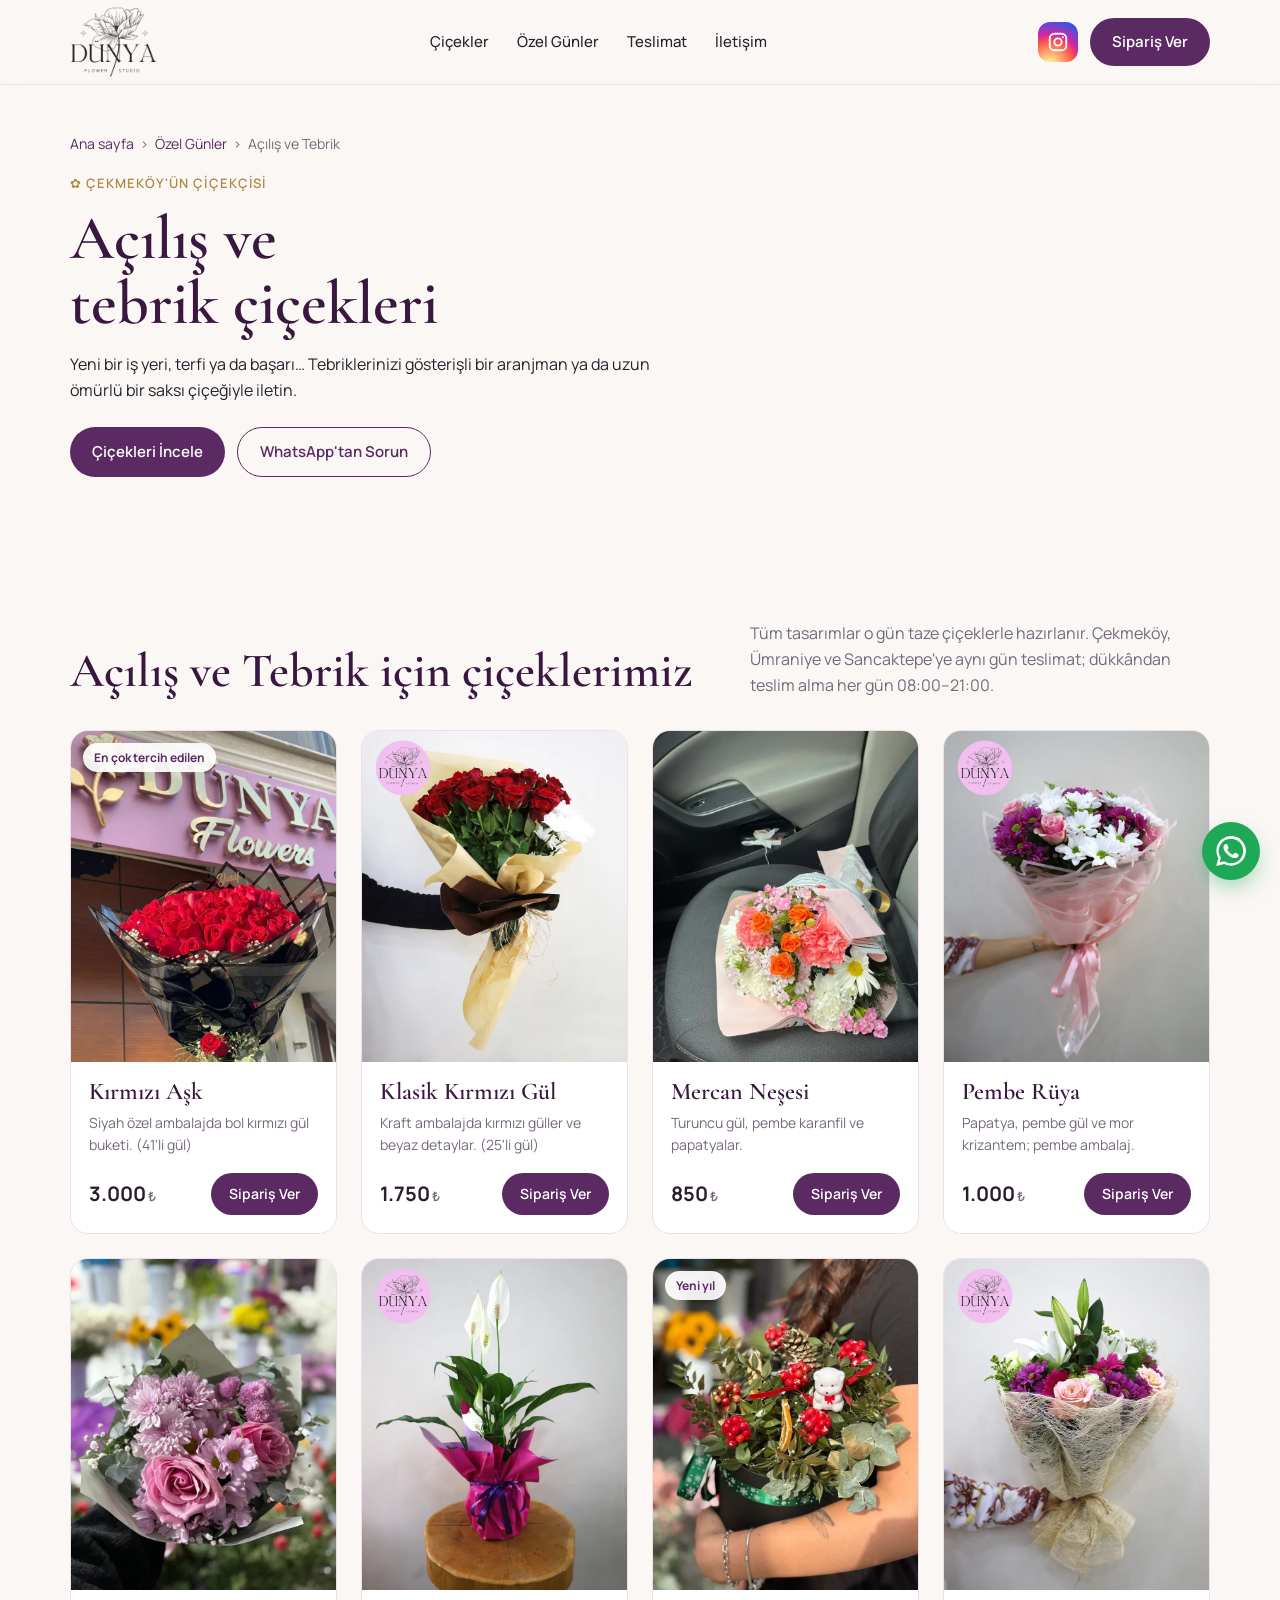
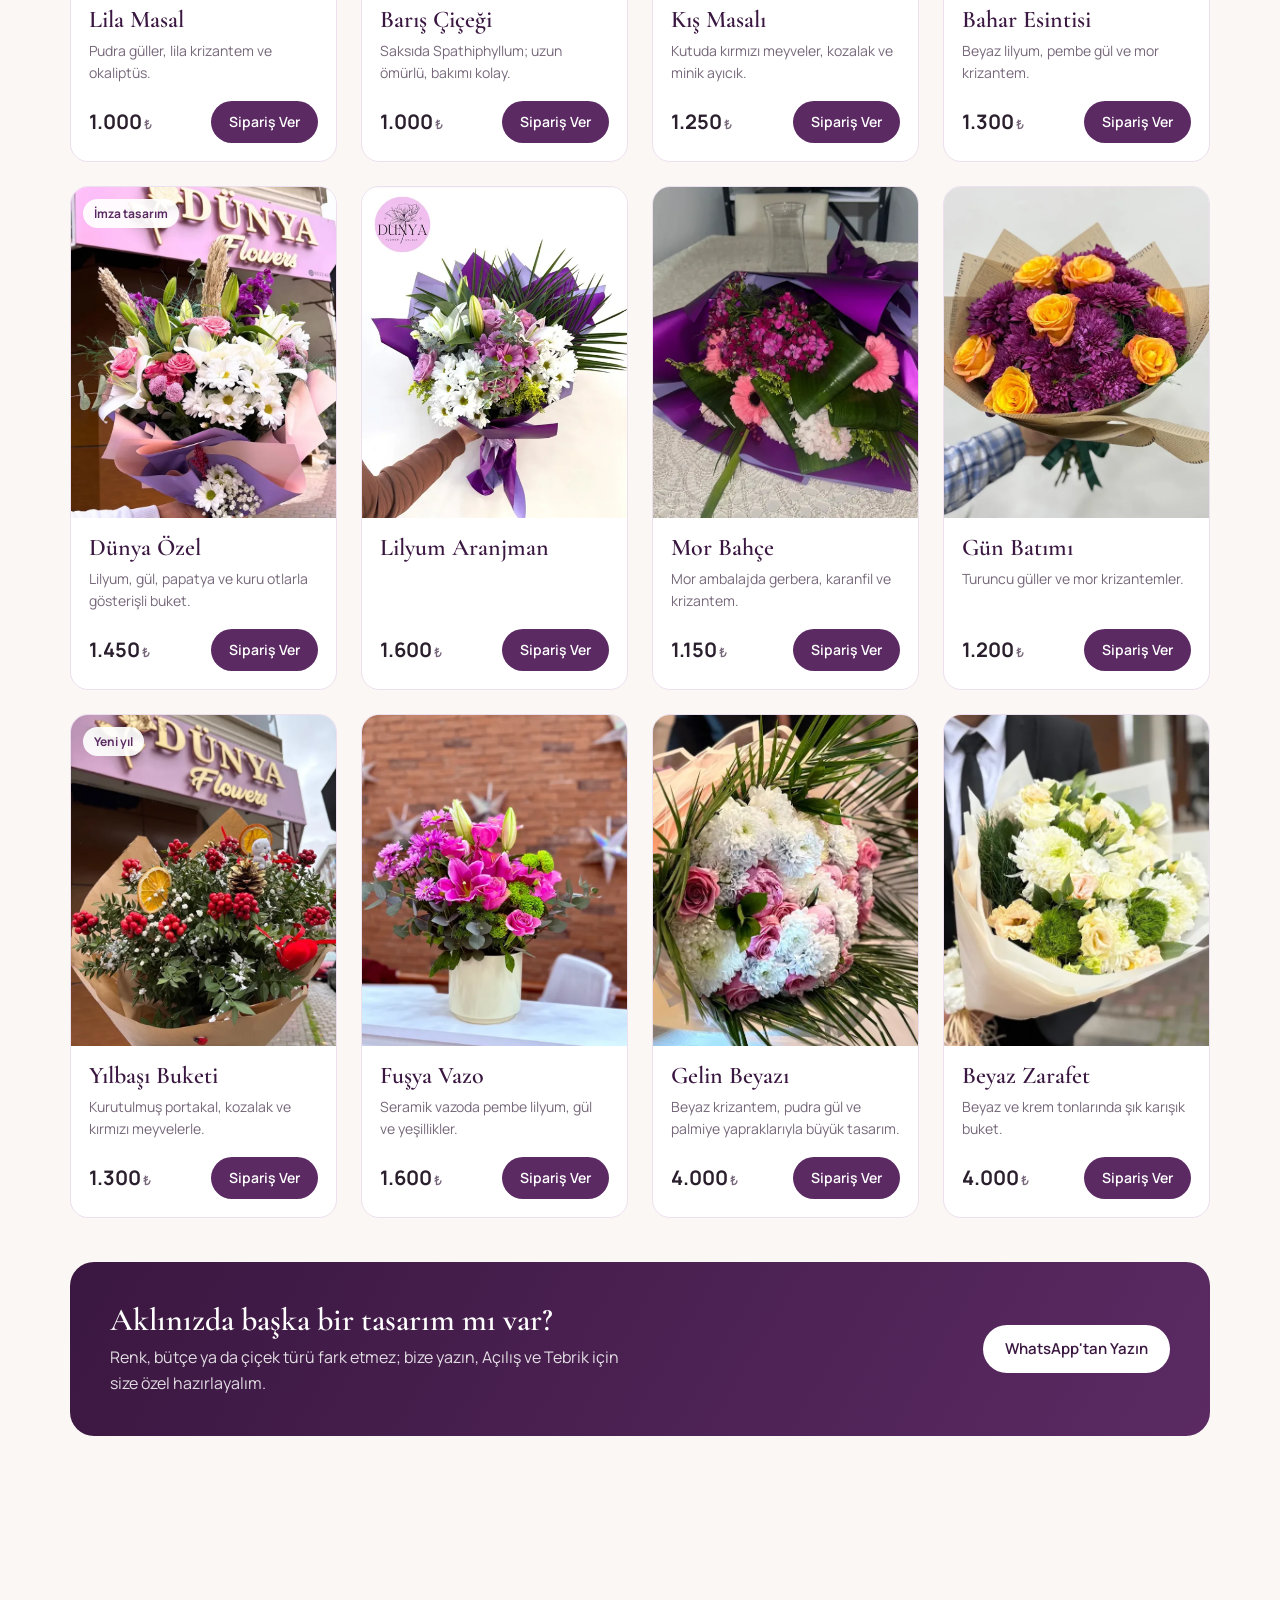
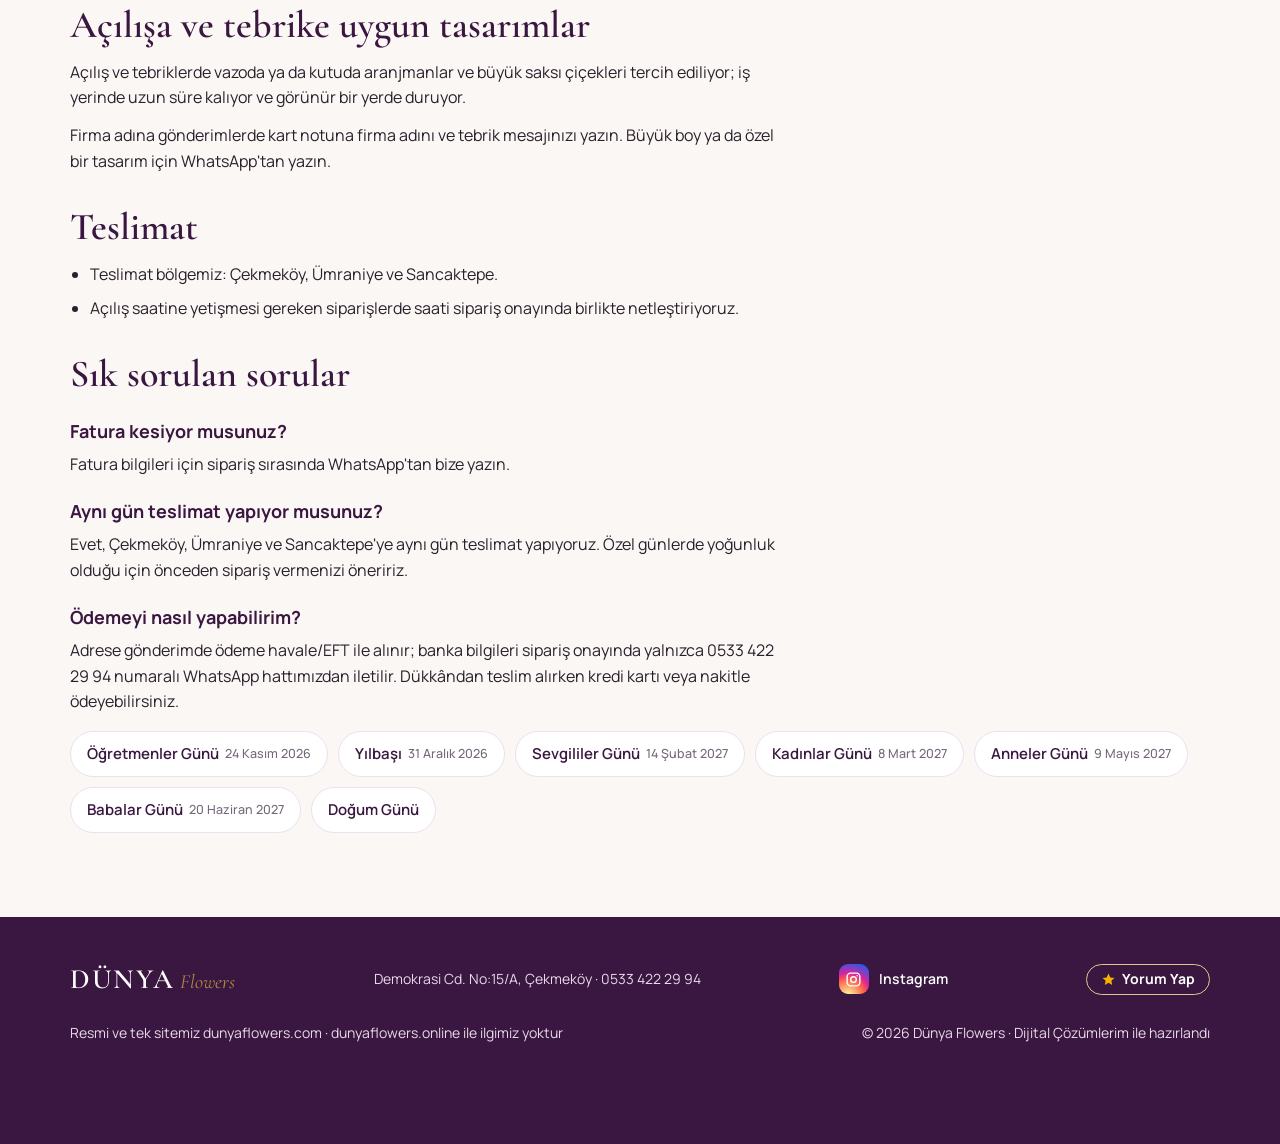
<file: acilis-tebrik/index.html>
<!doctype html>
<html lang="tr">
<head>
<meta charset="utf-8">
<meta name="viewport" content="width=device-width, initial-scale=1">
<link rel="canonical" href="https://www.dunyaflowers.com/acilis-tebrik/">
<title>Açılış ve Tebrik Çiçekleri Çekmeköy | Dünya Flowers</title>
<meta name="description" content="Açılış, yeni iş, terfi ve tebrik için aranjman ve saksı çiçekleri. Çekmeköy, Ümraniye ve Sancaktepe&#x27;ye teslimat. WhatsApp&#x27;tan sipariş.">
<meta name="theme-color" content="#3a1740">
<link rel="icon" type="image/png" href="/images/favicon.png">
<link rel="apple-touch-icon" href="/images/apple-touch-icon.png">
<meta property="og:type" content="website">
<meta property="og:locale" content="tr_TR">
<meta property="og:site_name" content="Dünya Flowers">
<meta property="og:title" content="Açılış ve Tebrik Çiçekleri Çekmeköy">
<meta property="og:description" content="Açılış, yeni iş, terfi ve tebrik için aranjman ve saksı çiçekleri. Çekmeköy, Ümraniye ve Sancaktepe&#x27;ye teslimat. WhatsApp&#x27;tan sipariş.">
<meta property="og:url" content="https://www.dunyaflowers.com/acilis-tebrik/">
<meta property="og:image" content="https://www.dunyaflowers.com/images/og-image.jpg">
<meta name="twitter:card" content="summary_large_image">
<link rel="preconnect" href="https://fonts.googleapis.com">
<link rel="preconnect" href="https://fonts.gstatic.com" crossorigin>
<link href="https://fonts.googleapis.com/css2?family=Cormorant+Garamond:ital,wght@0,500;0,600;1,500&family=Manrope:wght@400;500;600;700&display=swap" rel="stylesheet">
<link rel="stylesheet" href="/assets/site.css">
<script type="application/ld+json">
{
  "@context": "https://schema.org",
  "@type": "BreadcrumbList",
  "itemListElement": [
    {
      "@type": "ListItem",
      "position": 1,
      "name": "Ana sayfa",
      "item": "https://www.dunyaflowers.com/"
    },
    {
      "@type": "ListItem",
      "position": 2,
      "name": "Özel Günler",
      "item": "https://www.dunyaflowers.com/ozel-gunler/"
    },
    {
      "@type": "ListItem",
      "position": 3,
      "name": "Açılış ve Tebrik",
      "item": "https://www.dunyaflowers.com/acilis-tebrik/"
    }
  ]
}
</script>
</head>
<body data-gun="acilis-tebrik" data-gun-adi="Açılış ve Tebrik">

<header>
  <div class="wrap nav">
    <a href="/" class="logo-img"><img src="/images/logo.webp" width="440" height="360" alt="Dünya Flower Studio"></a>
    <ul>
      <li><a href="/#urunler">Çiçekler</a></li>
      <li><a href="/ozel-gunler/">Özel Günler</a></li>
      <li><a href="/#teslimat">Teslimat</a></li>
      <li><a href="/#iletisim">İletişim</a></li>
    </ul>
    <div class="nav-end">
      <a class="ig" target="_blank" rel="noopener" aria-label="Instagram: @dunya.flowers" href="https://www.instagram.com/dunya.flowers/"><svg viewBox="0 0 24 24" fill="none" stroke="currentColor" stroke-width="2"><rect x="3" y="3" width="18" height="18" rx="5"/><circle cx="12" cy="12" r="4"/><circle cx="17.3" cy="6.7" r="1.1" fill="currentColor" stroke="none"/></svg></a>
      <a class="btn btn-primary" href="/#urunler">Sipariş Ver</a>
    </div>
  </div>
</header>

<main>
  <section class="occ-hero">
    <div class="wrap">
      <nav class="crumbs" aria-label="Konum"><a href="/">Ana sayfa</a> › <a href="/ozel-gunler/">Özel Günler</a> › <span aria-current="page">Açılış ve Tebrik</span></nav>
      <span class="eyebrow">✿ Çekmeköy'ün çiçekçisi</span>
      <h1>Açılış ve tebrik çiçekleri</h1>
      <p class="lead">Yeni bir iş yeri, terfi ya da başarı… Tebriklerinizi gösterişli bir aranjman ya da uzun ömürlü bir saksı çiçeğiyle iletin.</p>
      <div class="hero-cta">
        <a class="btn btn-primary" href="#urunler">Çiçekleri İncele</a>
        <a class="btn btn-ghost" target="_blank" rel="noopener" href="https://wa.me/905334222994?text=Merhaba%2C%20A%C3%A7%C4%B1l%C4%B1%C5%9F%20ve%20Tebrik%20i%C3%A7in%20%C3%A7i%C3%A7ek%20sipari%C5%9Fi%20vermek%20istiyorum.">WhatsApp'tan Sorun</a>
      </div>
    </div>
  </section>

  <section class="block" id="urunler">
    <div class="wrap">
      <div class="head">
        <h2>Açılış ve Tebrik için çiçeklerimiz</h2>
        <p>Tüm tasarımlar o gün taze çiçeklerle hazırlanır. Çekmeköy, Ümraniye ve Sancaktepe'ye aynı gün teslimat; dükkândan teslim alma her gün 08:00–21:00.</p>
      </div>
      <div class="grid" id="grid">
      <article class="card">
        <div class="ph">
          <img loading="lazy" decoding="async" src="/images/kirmizi-ask-gul-buketi.webp" alt="Kırmızı Aşk çiçek buketi">
          <span class="tag">En çok tercih edilen</span>
        </div>
        <div class="body">
          <h3>Kırmızı Aşk</h3>
          <p class="desc">Siyah özel ambalajda bol kırmızı gül buketi. (41&#x27;li gül)</p>
          <div class="row">
            <span class="price">3.000<small>₺</small></span>
            <button class="btn btn-primary" data-order="0">Sipariş Ver</button>
          </div>
        </div>
      </article>
      <article class="card">
        <div class="ph">
          <img loading="lazy" decoding="async" src="/images/klasik-kirmizi-gul-buketi.webp" alt="Klasik Kırmızı Gül çiçek buketi">
          
        </div>
        <div class="body">
          <h3>Klasik Kırmızı Gül</h3>
          <p class="desc">Kraft ambalajda kırmızı güller ve beyaz detaylar. (25&#x27;li gül)</p>
          <div class="row">
            <span class="price">1.750<small>₺</small></span>
            <button class="btn btn-primary" data-order="1">Sipariş Ver</button>
          </div>
        </div>
      </article>
      <article class="card">
        <div class="ph">
          <img loading="lazy" decoding="async" src="/images/mercan-nesesi-buket.webp" alt="Mercan Neşesi çiçek buketi">
          
        </div>
        <div class="body">
          <h3>Mercan Neşesi</h3>
          <p class="desc">Turuncu gül, pembe karanfil ve papatyalar.</p>
          <div class="row">
            <span class="price">850<small>₺</small></span>
            <button class="btn btn-primary" data-order="2">Sipariş Ver</button>
          </div>
        </div>
      </article>
      <article class="card">
        <div class="ph">
          <img loading="lazy" decoding="async" src="/images/pembe-ruya-buket.webp" alt="Pembe Rüya çiçek buketi">
          
        </div>
        <div class="body">
          <h3>Pembe Rüya</h3>
          <p class="desc">Papatya, pembe gül ve mor krizantem; pembe ambalaj.</p>
          <div class="row">
            <span class="price">1.000<small>₺</small></span>
            <button class="btn btn-primary" data-order="3">Sipariş Ver</button>
          </div>
        </div>
      </article>
      <article class="card">
        <div class="ph">
          <img loading="lazy" decoding="async" src="/images/lila-masal-buket.webp" alt="Lila Masal çiçek buketi">
          
        </div>
        <div class="body">
          <h3>Lila Masal</h3>
          <p class="desc">Pudra güller, lila krizantem ve okaliptüs.</p>
          <div class="row">
            <span class="price">1.000<small>₺</small></span>
            <button class="btn btn-primary" data-order="4">Sipariş Ver</button>
          </div>
        </div>
      </article>
      <article class="card">
        <div class="ph">
          <img loading="lazy" decoding="async" src="/images/baris-cicegi-saksi.webp" alt="Barış Çiçeği çiçek buketi">
          
        </div>
        <div class="body">
          <h3>Barış Çiçeği</h3>
          <p class="desc">Saksıda Spathiphyllum; uzun ömürlü, bakımı kolay.</p>
          <div class="row">
            <span class="price">1.000<small>₺</small></span>
            <button class="btn btn-primary" data-order="5">Sipariş Ver</button>
          </div>
        </div>
      </article>
      <article class="card">
        <div class="ph">
          <img loading="lazy" decoding="async" src="/images/kis-masali-ozel-tasarim.webp" alt="Kış Masalı çiçek buketi">
          <span class="tag">Yeni yıl</span>
        </div>
        <div class="body">
          <h3>Kış Masalı</h3>
          <p class="desc">Kutuda kırmızı meyveler, kozalak ve minik ayıcık.</p>
          <div class="row">
            <span class="price">1.250<small>₺</small></span>
            <button class="btn btn-primary" data-order="6">Sipariş Ver</button>
          </div>
        </div>
      </article>
      <article class="card">
        <div class="ph">
          <img loading="lazy" decoding="async" src="/images/bahar-esintisi-buket.webp" alt="Bahar Esintisi çiçek buketi">
          
        </div>
        <div class="body">
          <h3>Bahar Esintisi</h3>
          <p class="desc">Beyaz lilyum, pembe gül ve mor krizantem.</p>
          <div class="row">
            <span class="price">1.300<small>₺</small></span>
            <button class="btn btn-primary" data-order="7">Sipariş Ver</button>
          </div>
        </div>
      </article>
      <article class="card">
        <div class="ph">
          <img loading="lazy" decoding="async" src="/images/dunya-ozel-ozel-tasarim.webp" alt="Dünya Özel çiçek buketi">
          <span class="tag">İmza tasarım</span>
        </div>
        <div class="body">
          <h3>Dünya Özel</h3>
          <p class="desc">Lilyum, gül, papatya ve kuru otlarla gösterişli buket.</p>
          <div class="row">
            <span class="price">1.450<small>₺</small></span>
            <button class="btn btn-primary" data-order="8">Sipariş Ver</button>
          </div>
        </div>
      </article>
      <article class="card">
        <div class="ph">
          <img loading="lazy" decoding="async" src="/images/lilyum-aranjman.webp" alt="Lilyum Aranjman çiçek buketi">
          
        </div>
        <div class="body">
          <h3>Lilyum Aranjman</h3>
          <p class="desc"></p>
          <div class="row">
            <span class="price">1.600<small>₺</small></span>
            <button class="btn btn-primary" data-order="9">Sipariş Ver</button>
          </div>
        </div>
      </article>
      <article class="card">
        <div class="ph">
          <img loading="lazy" decoding="async" src="/images/mor-bahce-buket.webp" alt="Mor Bahçe çiçek buketi">
          
        </div>
        <div class="body">
          <h3>Mor Bahçe</h3>
          <p class="desc">Mor ambalajda gerbera, karanfil ve krizantem.</p>
          <div class="row">
            <span class="price">1.150<small>₺</small></span>
            <button class="btn btn-primary" data-order="10">Sipariş Ver</button>
          </div>
        </div>
      </article>
      <article class="card">
        <div class="ph">
          <img loading="lazy" decoding="async" src="/images/gun-batimi-gul-buketi.webp" alt="Gün Batımı çiçek buketi">
          
        </div>
        <div class="body">
          <h3>Gün Batımı</h3>
          <p class="desc">Turuncu güller ve mor krizantemler.</p>
          <div class="row">
            <span class="price">1.200<small>₺</small></span>
            <button class="btn btn-primary" data-order="11">Sipariş Ver</button>
          </div>
        </div>
      </article>
      <article class="card">
        <div class="ph">
          <img loading="lazy" decoding="async" src="/images/yilbasi-buketi.webp" alt="Yılbaşı Buketi çiçek buketi">
          <span class="tag">Yeni yıl</span>
        </div>
        <div class="body">
          <h3>Yılbaşı Buketi</h3>
          <p class="desc">Kurutulmuş portakal, kozalak ve kırmızı meyvelerle.</p>
          <div class="row">
            <span class="price">1.300<small>₺</small></span>
            <button class="btn btn-primary" data-order="12">Sipariş Ver</button>
          </div>
        </div>
      </article>
      <article class="card">
        <div class="ph">
          <img loading="lazy" decoding="async" src="/images/fusya-vazo-cicek.webp" alt="Fuşya Vazo çiçek buketi">
          
        </div>
        <div class="body">
          <h3>Fuşya Vazo</h3>
          <p class="desc">Seramik vazoda pembe lilyum, gül ve yeşillikler.</p>
          <div class="row">
            <span class="price">1.600<small>₺</small></span>
            <button class="btn btn-primary" data-order="13">Sipariş Ver</button>
          </div>
        </div>
      </article>
      <article class="card">
        <div class="ph">
          <img loading="lazy" decoding="async" src="/images/gelin-beyazi-ozel-tasarim.webp" alt="Gelin Beyazı çiçek buketi">
          
        </div>
        <div class="body">
          <h3>Gelin Beyazı</h3>
          <p class="desc">Beyaz krizantem, pudra gül ve palmiye yapraklarıyla büyük tasarım.</p>
          <div class="row">
            <span class="price">4.000<small>₺</small></span>
            <button class="btn btn-primary" data-order="14">Sipariş Ver</button>
          </div>
        </div>
      </article>
      <article class="card">
        <div class="ph">
          <img loading="lazy" decoding="async" src="/images/beyaz-zarafet-buket.webp" alt="Beyaz Zarafet çiçek buketi">
          
        </div>
        <div class="body">
          <h3>Beyaz Zarafet</h3>
          <p class="desc">Beyaz ve krem tonlarında şık karışık buket.</p>
          <div class="row">
            <span class="price">4.000<small>₺</small></span>
            <button class="btn btn-primary" data-order="15">Sipariş Ver</button>
          </div>
        </div>
      </article>
      </div>
      <div class="custom">
        <div>
          <h3>Aklınızda başka bir tasarım mı var?</h3>
          <p>Renk, bütçe ya da çiçek türü fark etmez; bize yazın, Açılış ve Tebrik için size özel hazırlayalım.</p>
        </div>
        <a class="btn btn-light" target="_blank" rel="noopener" href="https://wa.me/905334222994?text=Merhaba%2C%20A%C3%A7%C4%B1l%C4%B1%C5%9F%20ve%20Tebrik%20i%C3%A7in%20%C3%A7i%C3%A7ek%20sipari%C5%9Fi%20vermek%20istiyorum.">WhatsApp'tan Yazın</a>
      </div>
    </div>
  </section>

  <section class="block" id="bilgi">
    <div class="wrap">
      <div class="prose">
<h2>Açılışa ve tebrike uygun tasarımlar</h2>
<p>Açılış ve tebriklerde vazoda ya da kutuda aranjmanlar ve büyük saksı çiçekleri tercih ediliyor; iş yerinde uzun süre kalıyor ve görünür bir yerde duruyor.</p>
<p>Firma adına gönderimlerde kart notuna firma adını ve tebrik mesajınızı yazın. Büyük boy ya da özel bir tasarım için WhatsApp&#x27;tan yazın.</p>
<h2>Teslimat</h2>
<ul><li>Teslimat bölgemiz: Çekmeköy, Ümraniye ve Sancaktepe.</li><li>Açılış saatine yetişmesi gereken siparişlerde saati sipariş onayında birlikte netleştiriyoruz.</li></ul>
<h2>Sık sorulan sorular</h2>
<h3>Fatura kesiyor musunuz?</h3>
<p>Fatura bilgileri için sipariş sırasında WhatsApp&#x27;tan bize yazın.</p>
<h3>Aynı gün teslimat yapıyor musunuz?</h3>
<p>Evet, Çekmeköy, Ümraniye ve Sancaktepe&#x27;ye aynı gün teslimat yapıyoruz. Özel günlerde yoğunluk olduğu için önceden sipariş vermenizi öneririz.</p>
<h3>Ödemeyi nasıl yapabilirim?</h3>
<p>Adrese gönderimde ödeme havale/EFT ile alınır; banka bilgileri sipariş onayında yalnızca 0533 422 29 94 numaralı WhatsApp hattımızdan iletilir. Dükkândan teslim alırken kredi kartı veya nakitle ödeyebilirsiniz.</p>
      </div>
      <h2 class="sr-only">Diğer özel günler</h2>
      <div class="occ-links"><a href="/ogretmenler-gunu/">Öğretmenler Günü <small>24 Kasım 2026</small></a><a href="/yilbasi/">Yılbaşı <small>31 Aralık 2026</small></a><a href="/sevgililer-gunu/">Sevgililer Günü <small>14 Şubat 2027</small></a><a href="/kadinlar-gunu/">Kadınlar Günü <small>8 Mart 2027</small></a><a href="/anneler-gunu/">Anneler Günü <small>9 Mayıs 2027</small></a><a href="/babalar-gunu/">Babalar Günü <small>20 Haziran 2027</small></a><a href="/dogum-gunu/">Doğum Günü</a></div>
    </div>
  </section>
</main>

<footer>
  <div class="wrap foot">
    <a href="/" class="logo"><b>DÜNYA</b><i>Flowers</i></a>
    <span>Demokrasi Cd. No:15/A, Çekmeköy · 0533 422 29 94</span>
    <a class="ig-link" target="_blank" rel="noopener" href="https://www.instagram.com/dunya.flowers/"><span class="ig"><svg viewBox="0 0 24 24" fill="none" stroke="currentColor" stroke-width="2"><rect x="3" y="3" width="18" height="18" rx="5"/><circle cx="12" cy="12" r="4"/><circle cx="17.3" cy="6.7" r="1.1" fill="currentColor" stroke="none"/></svg></span>Instagram</a>
    <a class="btn-review" target="_blank" rel="noopener" href="https://www.google.com/search?q=d%C3%BCnya+flowers+yorumlar%C4%B1&amp;si=APenkKm7iecQ4G6P-TsbSMFKIQtv3EFIqRAFw-i8uEbk55Z-_0Ers0VjT8CBw7feY1HvsHXymXY1lqwqu9412IB__2I2o9CK-ntvsbl8cAKes8vPfk-7_qUAxAakHDf-r95ETPpaDNe9GapcNFDY69vf-C8G-AC7jg%3D%3D"><svg viewBox="0 0 24 24" fill="currentColor" aria-hidden="true"><path d="M12 2.5l2.9 6.1 6.6.8-4.9 4.6 1.3 6.6L12 17.3l-5.9 3.3 1.3-6.6L2.5 9.4l6.6-.8z"/></svg>Yorum Yap</a>
    <span>Resmi ve tek sitemiz dunyaflowers.com · dunyaflowers.online ile ilgimiz yoktur</span>
    <span>© <span id="yr"></span> Dünya Flowers · <a href="https://omerkartli.github.io/dijital-cozumlerim/">Dijital Çözümlerim ile hazırlandı</a></span>
  </div>
</footer>

<a class="fab" id="fab" target="_blank" rel="noopener" aria-label="WhatsApp" href="https://wa.me/905334222994">
  <svg viewBox="0 0 24 24" fill="currentColor"><path d="M17.5 14.4c-.3-.1-1.8-.9-2-1-.3-.1-.5-.1-.7.1-.2.3-.8 1-.9 1.2-.2.2-.3.2-.6.1-.3-.1-1.3-.5-2.4-1.5-.9-.8-1.5-1.8-1.7-2.1-.2-.3 0-.5.1-.6l.4-.5c.2-.2.2-.3.3-.5.1-.2 0-.4 0-.5l-.9-2.2c-.2-.6-.5-.5-.7-.5h-.6c-.2 0-.5.1-.8.4-.3.3-1 1-1 2.5s1.1 2.9 1.2 3.1c.1.2 2.1 3.2 5.1 4.5.7.3 1.3.5 1.7.6.7.2 1.4.2 1.9.1.6-.1 1.8-.7 2-1.4.2-.7.2-1.3.2-1.4-.1-.1-.3-.2-.6-.3zM12 21.8c-1.8 0-3.5-.5-5-1.4l-.4-.2-3.7 1 1-3.6-.2-.4A9.8 9.8 0 0 1 12 2.2a9.8 9.8 0 0 1 9.8 9.8c0 5.4-4.4 9.8-9.8 9.8zM20.5 3.5A11.8 11.8 0 0 0 1.9 17.7L.2 24l6.4-1.7A11.8 11.8 0 0 0 24 12c0-3.2-1.2-6.2-3.5-8.5z"/></svg>
</a>

<div class="mbar">
  <a class="btn btn-ghost" href="tel:+905334222994">Hemen Ara</a>
  <a class="btn btn-wa" target="_blank" rel="noopener" href="https://wa.me/905334222994">WhatsApp</a>
</div>

<!-- Order modal -->
<div class="overlay" id="overlay" aria-hidden="true">
  <div class="modal" role="dialog" aria-modal="true" aria-labelledby="mTitle">
    <div class="m-img">
      <img id="mImg" src="/images/dunya-ozel-ozel-tasarim.webp" alt="">
      <div class="cap"><b id="mName"></b><span id="mPrice"></span></div>
    </div>
    <form class="m-form" id="orderForm" novalidate>
      <button type="button" class="close" id="closeBtn" aria-label="Kapat">×</button>
      <h3 id="mTitle">Sipariş Ver</h3>
      <p class="sub">Formu doldurun, siparişiniz WhatsApp üzerinden bize iletilsin.</p>

      <div class="seg">
        <label><input type="radio" name="method" value="pickup" checked><span>Gelip Alacağım<small>Dükkândan teslim</small></span></label>
        <label><input type="radio" name="method" value="delivery"><span>Adrese Gönderin<small>Biz iletelim</small></span></label>
      </div>

      <div class="fields">
        <div class="f"><label for="fName">Adınız Soyadınız</label><input id="fName" required autocomplete="name"></div>
        <div class="f"><label for="fPhone">Telefonunuz</label><input id="fPhone" type="tel" required autocomplete="tel" placeholder="05xx xxx xx xx"></div>
        <div class="f"><label for="fDate" id="lDate">Teslim alma tarihi</label><input id="fDate" type="date" required></div>
        <div class="f"><label for="fTime">Saat aralığı</label>
          <select id="fTime">
            <option>10:00 – 12:00</option>
            <option>12:00 – 14:00</option>
            <option>14:00 – 16:00</option>
            <option>16:00 – 18:00</option>
            <option>18:00 – 21:00</option>
          </select>
        </div>

        <div class="deliv-only" id="delivFields" hidden>
          <div class="sec-title">Alıcı bilgileri</div>
          <div class="f"><label for="fRName">Alıcının adı</label><input id="fRName"></div>
          <div class="f"><label for="fRPhone">Alıcının telefonu</label><input id="fRPhone" type="tel"></div>
          <div class="f full"><label for="fAddr">Teslimat adresi</label><textarea id="fAddr" placeholder="Mahalle, cadde/sokak, bina no, daire, ilçe"></textarea></div>
        </div>

        <div class="f full"><label for="fNote">Kart notu <span style="font-weight:400;color:var(--muted)">(isteğe bağlı)</span></label><textarea id="fNote" placeholder="Örn: İyi ki doğdun! ♥"></textarea></div>
      </div>

      <div class="summary"><span id="sumLabel">Ürün tutarı</span><b id="sumPrice"></b></div>
      <button class="btn btn-wa" type="submit">
        <svg viewBox="0 0 24 24" fill="currentColor"><path d="M17.5 14.4c-.3-.1-1.8-.9-2-1-.3-.1-.5-.1-.7.1-.2.3-.8 1-.9 1.2-.2.2-.3.2-.6.1-.3-.1-1.3-.5-2.4-1.5-.9-.8-1.5-1.8-1.7-2.1-.2-.3 0-.5.1-.6l.4-.5c.2-.2.2-.3.3-.5.1-.2 0-.4 0-.5l-.9-2.2c-.2-.6-.5-.5-.7-.5h-.6c-.2 0-.5.1-.8.4-.3.3-1 1-1 2.5s1.1 2.9 1.2 3.1c.1.2 2.1 3.2 5.1 4.5.7.3 1.3.5 1.7.6.7.2 1.4.2 1.9.1.6-.1 1.8-.7 2-1.4.2-.7.2-1.3.2-1.4-.1-.1-.3-.2-.6-.3zM12 21.8c-1.8 0-3.5-.5-5-1.4l-.4-.2-3.7 1 1-3.6-.2-.4A9.8 9.8 0 0 1 12 2.2a9.8 9.8 0 0 1 9.8 9.8c0 5.4-4.4 9.8-9.8 9.8zM20.5 3.5A11.8 11.8 0 0 0 1.9 17.7L.2 24l6.4-1.7A11.8 11.8 0 0 0 24 12c0-3.2-1.2-6.2-3.5-8.5z"/></svg>
        Siparişi WhatsApp'tan Gönder
      </button>
      <p class="note" id="note">Siparişiniz onaylandığında hazırlamaya başlıyoruz.</p>
    </form>
  </div>
</div>

<script src="/assets/site.js"></script>
</body>
</html>
</file>
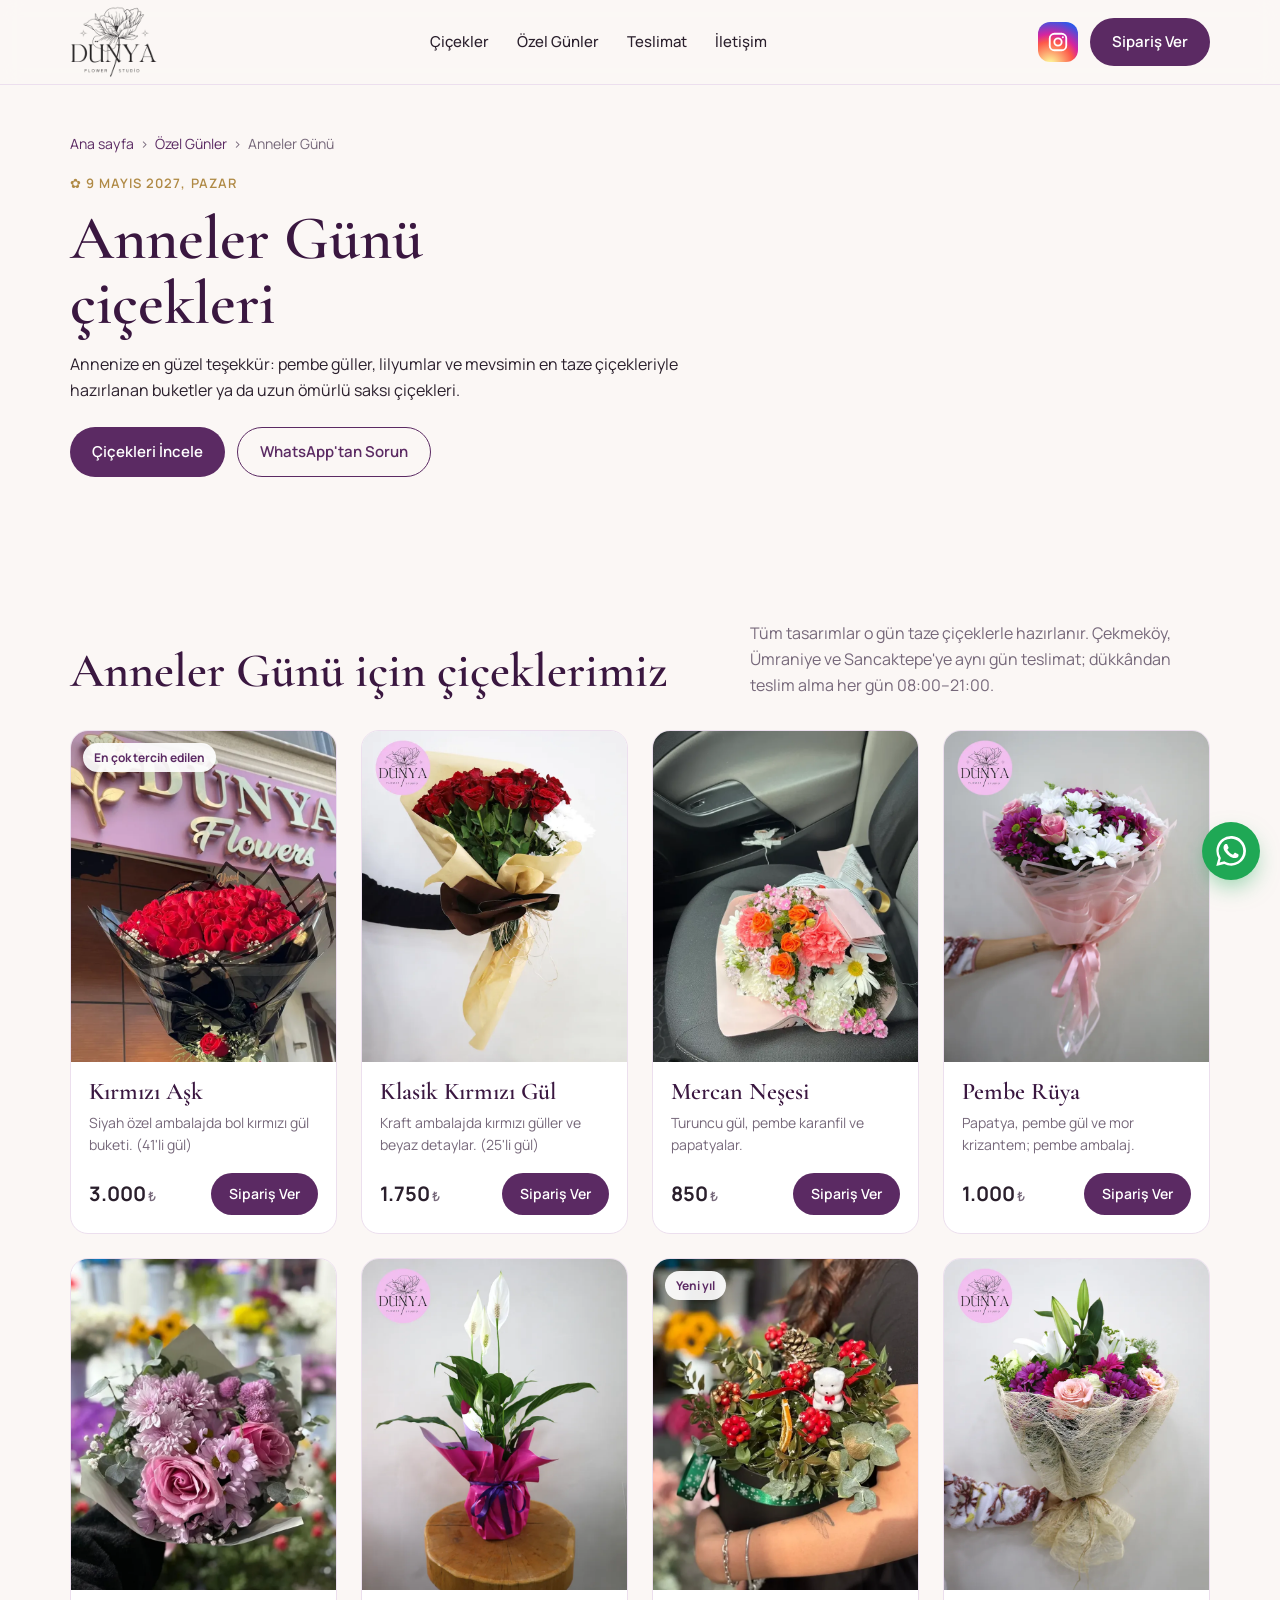
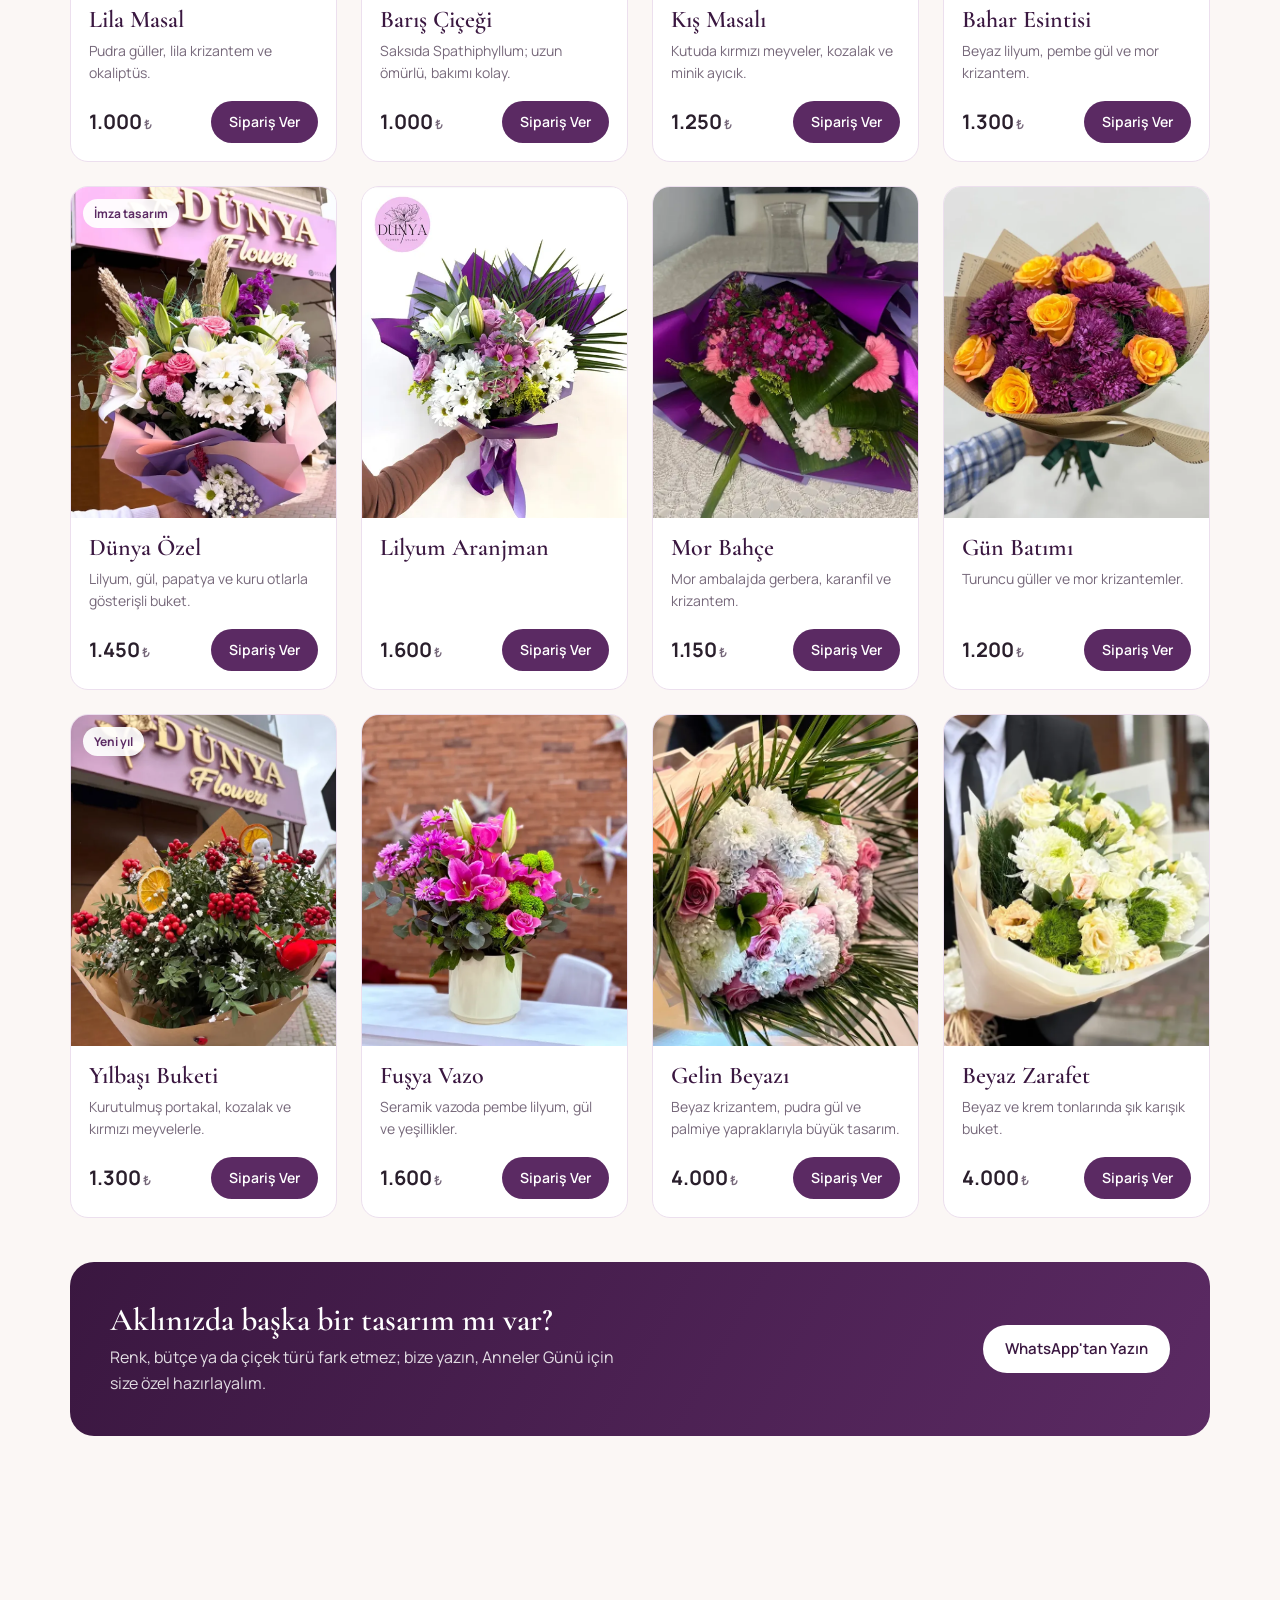
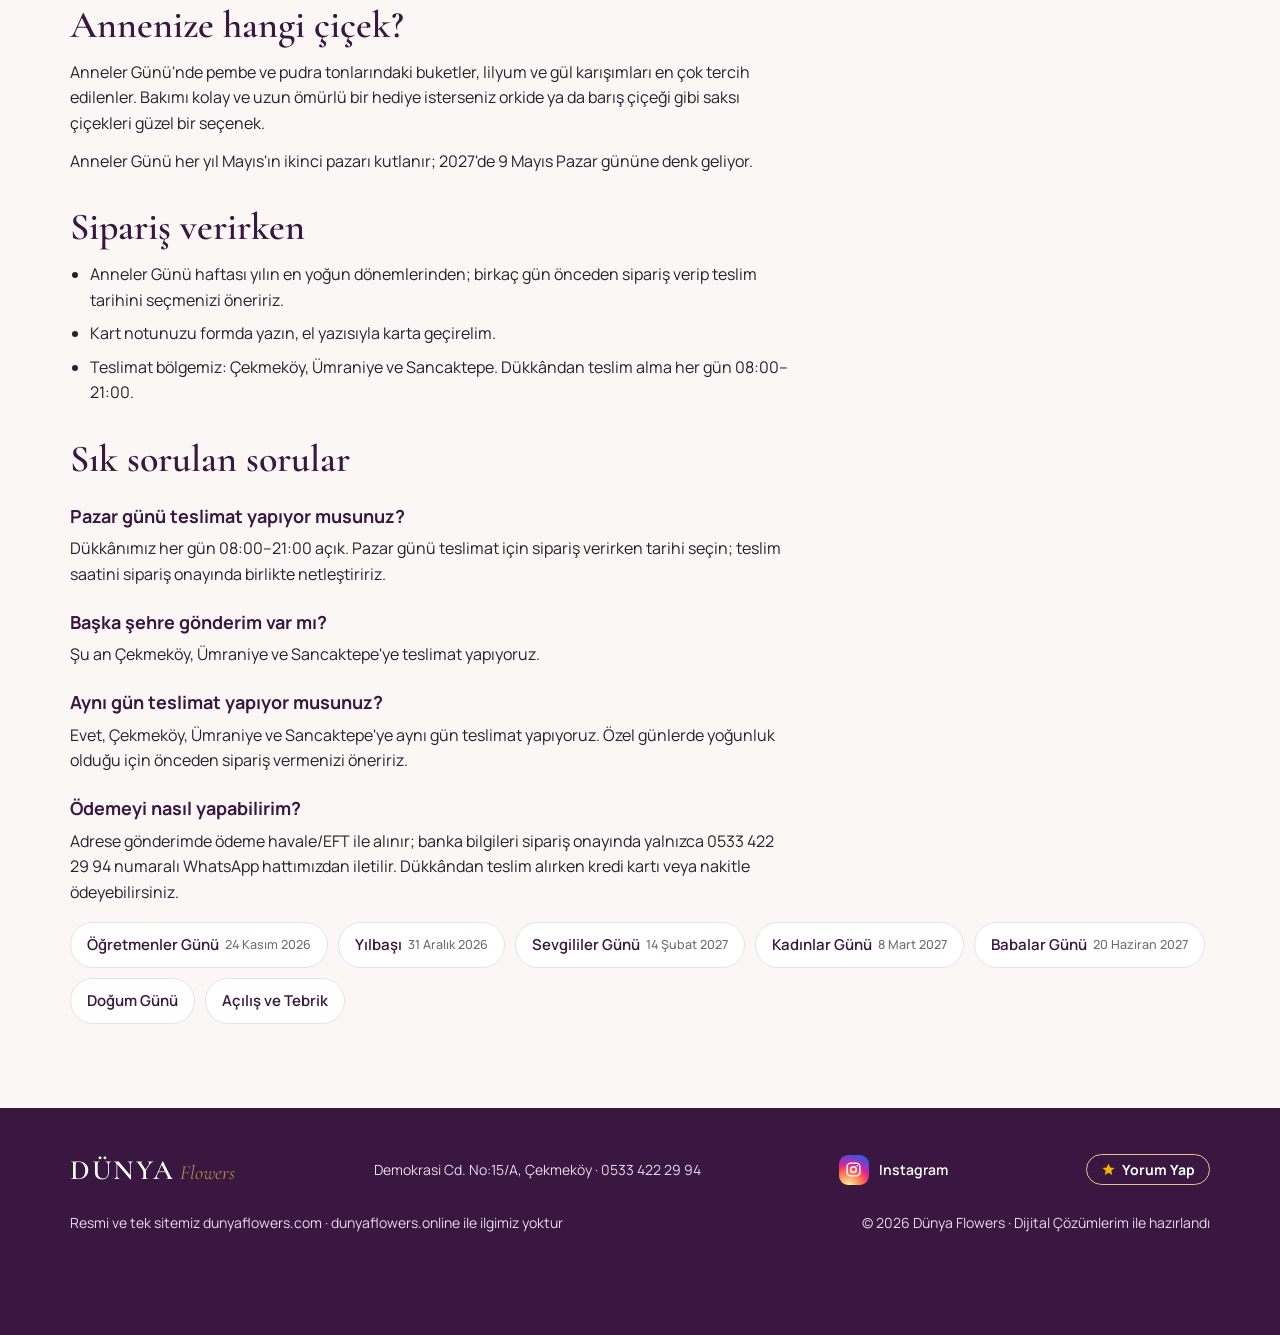
<file: anneler-gunu/index.html>
<!doctype html>
<html lang="tr">
<head>
<meta charset="utf-8">
<meta name="viewport" content="width=device-width, initial-scale=1">
<link rel="canonical" href="https://www.dunyaflowers.com/anneler-gunu/">
<title>Anneler Günü Çiçekleri Çekmeköy | Dünya Flowers</title>
<meta name="description" content="Anneler Günü (9 Mayıs 2027) için buket, gül ve saksı çiçekleri. Çekmeköy, Ümraniye ve Sancaktepe&#x27;ye teslimat. WhatsApp&#x27;tan kolay sipariş.">
<meta name="theme-color" content="#3a1740">
<link rel="icon" type="image/png" href="/images/favicon.png">
<link rel="apple-touch-icon" href="/images/apple-touch-icon.png">
<meta property="og:type" content="website">
<meta property="og:locale" content="tr_TR">
<meta property="og:site_name" content="Dünya Flowers">
<meta property="og:title" content="Anneler Günü Çiçekleri Çekmeköy">
<meta property="og:description" content="Anneler Günü (9 Mayıs 2027) için buket, gül ve saksı çiçekleri. Çekmeköy, Ümraniye ve Sancaktepe&#x27;ye teslimat. WhatsApp&#x27;tan kolay sipariş.">
<meta property="og:url" content="https://www.dunyaflowers.com/anneler-gunu/">
<meta property="og:image" content="https://www.dunyaflowers.com/images/og-image.jpg">
<meta name="twitter:card" content="summary_large_image">
<link rel="preconnect" href="https://fonts.googleapis.com">
<link rel="preconnect" href="https://fonts.gstatic.com" crossorigin>
<link href="https://fonts.googleapis.com/css2?family=Cormorant+Garamond:ital,wght@0,500;0,600;1,500&family=Manrope:wght@400;500;600;700&display=swap" rel="stylesheet">
<link rel="stylesheet" href="/assets/site.css">
<script type="application/ld+json">
{
  "@context": "https://schema.org",
  "@type": "BreadcrumbList",
  "itemListElement": [
    {
      "@type": "ListItem",
      "position": 1,
      "name": "Ana sayfa",
      "item": "https://www.dunyaflowers.com/"
    },
    {
      "@type": "ListItem",
      "position": 2,
      "name": "Özel Günler",
      "item": "https://www.dunyaflowers.com/ozel-gunler/"
    },
    {
      "@type": "ListItem",
      "position": 3,
      "name": "Anneler Günü",
      "item": "https://www.dunyaflowers.com/anneler-gunu/"
    }
  ]
}
</script>
</head>
<body data-gun="anneler-gunu" data-gun-adi="Anneler Günü">

<header>
  <div class="wrap nav">
    <a href="/" class="logo-img"><img src="/images/logo.webp" width="440" height="360" alt="Dünya Flower Studio"></a>
    <ul>
      <li><a href="/#urunler">Çiçekler</a></li>
      <li><a href="/ozel-gunler/">Özel Günler</a></li>
      <li><a href="/#teslimat">Teslimat</a></li>
      <li><a href="/#iletisim">İletişim</a></li>
    </ul>
    <div class="nav-end">
      <a class="ig" target="_blank" rel="noopener" aria-label="Instagram: @dunya.flowers" href="https://www.instagram.com/dunya.flowers/"><svg viewBox="0 0 24 24" fill="none" stroke="currentColor" stroke-width="2"><rect x="3" y="3" width="18" height="18" rx="5"/><circle cx="12" cy="12" r="4"/><circle cx="17.3" cy="6.7" r="1.1" fill="currentColor" stroke="none"/></svg></a>
      <a class="btn btn-primary" href="/#urunler">Sipariş Ver</a>
    </div>
  </div>
</header>

<main>
  <section class="occ-hero">
    <div class="wrap">
      <nav class="crumbs" aria-label="Konum"><a href="/">Ana sayfa</a> › <a href="/ozel-gunler/">Özel Günler</a> › <span aria-current="page">Anneler Günü</span></nav>
      <span class="eyebrow">✿ 9 Mayıs 2027, Pazar</span>
      <h1>Anneler Günü çiçekleri</h1>
      <p class="lead">Annenize en güzel teşekkür: pembe güller, lilyumlar ve mevsimin en taze çiçekleriyle hazırlanan buketler ya da uzun ömürlü saksı çiçekleri.</p>
      <div class="hero-cta">
        <a class="btn btn-primary" href="#urunler">Çiçekleri İncele</a>
        <a class="btn btn-ghost" target="_blank" rel="noopener" href="https://wa.me/905334222994?text=Merhaba%2C%20Anneler%20G%C3%BCn%C3%BC%20i%C3%A7in%20%C3%A7i%C3%A7ek%20sipari%C5%9Fi%20vermek%20istiyorum.">WhatsApp'tan Sorun</a>
      </div>
    </div>
  </section>

  <section class="block" id="urunler">
    <div class="wrap">
      <div class="head">
        <h2>Anneler Günü için çiçeklerimiz</h2>
        <p>Tüm tasarımlar o gün taze çiçeklerle hazırlanır. Çekmeköy, Ümraniye ve Sancaktepe'ye aynı gün teslimat; dükkândan teslim alma her gün 08:00–21:00.</p>
      </div>
      <div class="grid" id="grid">
      <article class="card">
        <div class="ph">
          <img loading="lazy" decoding="async" src="/images/kirmizi-ask-gul-buketi.webp" alt="Kırmızı Aşk çiçek buketi">
          <span class="tag">En çok tercih edilen</span>
        </div>
        <div class="body">
          <h3>Kırmızı Aşk</h3>
          <p class="desc">Siyah özel ambalajda bol kırmızı gül buketi. (41&#x27;li gül)</p>
          <div class="row">
            <span class="price">3.000<small>₺</small></span>
            <button class="btn btn-primary" data-order="0">Sipariş Ver</button>
          </div>
        </div>
      </article>
      <article class="card">
        <div class="ph">
          <img loading="lazy" decoding="async" src="/images/klasik-kirmizi-gul-buketi.webp" alt="Klasik Kırmızı Gül çiçek buketi">
          
        </div>
        <div class="body">
          <h3>Klasik Kırmızı Gül</h3>
          <p class="desc">Kraft ambalajda kırmızı güller ve beyaz detaylar. (25&#x27;li gül)</p>
          <div class="row">
            <span class="price">1.750<small>₺</small></span>
            <button class="btn btn-primary" data-order="1">Sipariş Ver</button>
          </div>
        </div>
      </article>
      <article class="card">
        <div class="ph">
          <img loading="lazy" decoding="async" src="/images/mercan-nesesi-buket.webp" alt="Mercan Neşesi çiçek buketi">
          
        </div>
        <div class="body">
          <h3>Mercan Neşesi</h3>
          <p class="desc">Turuncu gül, pembe karanfil ve papatyalar.</p>
          <div class="row">
            <span class="price">850<small>₺</small></span>
            <button class="btn btn-primary" data-order="2">Sipariş Ver</button>
          </div>
        </div>
      </article>
      <article class="card">
        <div class="ph">
          <img loading="lazy" decoding="async" src="/images/pembe-ruya-buket.webp" alt="Pembe Rüya çiçek buketi">
          
        </div>
        <div class="body">
          <h3>Pembe Rüya</h3>
          <p class="desc">Papatya, pembe gül ve mor krizantem; pembe ambalaj.</p>
          <div class="row">
            <span class="price">1.000<small>₺</small></span>
            <button class="btn btn-primary" data-order="3">Sipariş Ver</button>
          </div>
        </div>
      </article>
      <article class="card">
        <div class="ph">
          <img loading="lazy" decoding="async" src="/images/lila-masal-buket.webp" alt="Lila Masal çiçek buketi">
          
        </div>
        <div class="body">
          <h3>Lila Masal</h3>
          <p class="desc">Pudra güller, lila krizantem ve okaliptüs.</p>
          <div class="row">
            <span class="price">1.000<small>₺</small></span>
            <button class="btn btn-primary" data-order="4">Sipariş Ver</button>
          </div>
        </div>
      </article>
      <article class="card">
        <div class="ph">
          <img loading="lazy" decoding="async" src="/images/baris-cicegi-saksi.webp" alt="Barış Çiçeği çiçek buketi">
          
        </div>
        <div class="body">
          <h3>Barış Çiçeği</h3>
          <p class="desc">Saksıda Spathiphyllum; uzun ömürlü, bakımı kolay.</p>
          <div class="row">
            <span class="price">1.000<small>₺</small></span>
            <button class="btn btn-primary" data-order="5">Sipariş Ver</button>
          </div>
        </div>
      </article>
      <article class="card">
        <div class="ph">
          <img loading="lazy" decoding="async" src="/images/kis-masali-ozel-tasarim.webp" alt="Kış Masalı çiçek buketi">
          <span class="tag">Yeni yıl</span>
        </div>
        <div class="body">
          <h3>Kış Masalı</h3>
          <p class="desc">Kutuda kırmızı meyveler, kozalak ve minik ayıcık.</p>
          <div class="row">
            <span class="price">1.250<small>₺</small></span>
            <button class="btn btn-primary" data-order="6">Sipariş Ver</button>
          </div>
        </div>
      </article>
      <article class="card">
        <div class="ph">
          <img loading="lazy" decoding="async" src="/images/bahar-esintisi-buket.webp" alt="Bahar Esintisi çiçek buketi">
          
        </div>
        <div class="body">
          <h3>Bahar Esintisi</h3>
          <p class="desc">Beyaz lilyum, pembe gül ve mor krizantem.</p>
          <div class="row">
            <span class="price">1.300<small>₺</small></span>
            <button class="btn btn-primary" data-order="7">Sipariş Ver</button>
          </div>
        </div>
      </article>
      <article class="card">
        <div class="ph">
          <img loading="lazy" decoding="async" src="/images/dunya-ozel-ozel-tasarim.webp" alt="Dünya Özel çiçek buketi">
          <span class="tag">İmza tasarım</span>
        </div>
        <div class="body">
          <h3>Dünya Özel</h3>
          <p class="desc">Lilyum, gül, papatya ve kuru otlarla gösterişli buket.</p>
          <div class="row">
            <span class="price">1.450<small>₺</small></span>
            <button class="btn btn-primary" data-order="8">Sipariş Ver</button>
          </div>
        </div>
      </article>
      <article class="card">
        <div class="ph">
          <img loading="lazy" decoding="async" src="/images/lilyum-aranjman.webp" alt="Lilyum Aranjman çiçek buketi">
          
        </div>
        <div class="body">
          <h3>Lilyum Aranjman</h3>
          <p class="desc"></p>
          <div class="row">
            <span class="price">1.600<small>₺</small></span>
            <button class="btn btn-primary" data-order="9">Sipariş Ver</button>
          </div>
        </div>
      </article>
      <article class="card">
        <div class="ph">
          <img loading="lazy" decoding="async" src="/images/mor-bahce-buket.webp" alt="Mor Bahçe çiçek buketi">
          
        </div>
        <div class="body">
          <h3>Mor Bahçe</h3>
          <p class="desc">Mor ambalajda gerbera, karanfil ve krizantem.</p>
          <div class="row">
            <span class="price">1.150<small>₺</small></span>
            <button class="btn btn-primary" data-order="10">Sipariş Ver</button>
          </div>
        </div>
      </article>
      <article class="card">
        <div class="ph">
          <img loading="lazy" decoding="async" src="/images/gun-batimi-gul-buketi.webp" alt="Gün Batımı çiçek buketi">
          
        </div>
        <div class="body">
          <h3>Gün Batımı</h3>
          <p class="desc">Turuncu güller ve mor krizantemler.</p>
          <div class="row">
            <span class="price">1.200<small>₺</small></span>
            <button class="btn btn-primary" data-order="11">Sipariş Ver</button>
          </div>
        </div>
      </article>
      <article class="card">
        <div class="ph">
          <img loading="lazy" decoding="async" src="/images/yilbasi-buketi.webp" alt="Yılbaşı Buketi çiçek buketi">
          <span class="tag">Yeni yıl</span>
        </div>
        <div class="body">
          <h3>Yılbaşı Buketi</h3>
          <p class="desc">Kurutulmuş portakal, kozalak ve kırmızı meyvelerle.</p>
          <div class="row">
            <span class="price">1.300<small>₺</small></span>
            <button class="btn btn-primary" data-order="12">Sipariş Ver</button>
          </div>
        </div>
      </article>
      <article class="card">
        <div class="ph">
          <img loading="lazy" decoding="async" src="/images/fusya-vazo-cicek.webp" alt="Fuşya Vazo çiçek buketi">
          
        </div>
        <div class="body">
          <h3>Fuşya Vazo</h3>
          <p class="desc">Seramik vazoda pembe lilyum, gül ve yeşillikler.</p>
          <div class="row">
            <span class="price">1.600<small>₺</small></span>
            <button class="btn btn-primary" data-order="13">Sipariş Ver</button>
          </div>
        </div>
      </article>
      <article class="card">
        <div class="ph">
          <img loading="lazy" decoding="async" src="/images/gelin-beyazi-ozel-tasarim.webp" alt="Gelin Beyazı çiçek buketi">
          
        </div>
        <div class="body">
          <h3>Gelin Beyazı</h3>
          <p class="desc">Beyaz krizantem, pudra gül ve palmiye yapraklarıyla büyük tasarım.</p>
          <div class="row">
            <span class="price">4.000<small>₺</small></span>
            <button class="btn btn-primary" data-order="14">Sipariş Ver</button>
          </div>
        </div>
      </article>
      <article class="card">
        <div class="ph">
          <img loading="lazy" decoding="async" src="/images/beyaz-zarafet-buket.webp" alt="Beyaz Zarafet çiçek buketi">
          
        </div>
        <div class="body">
          <h3>Beyaz Zarafet</h3>
          <p class="desc">Beyaz ve krem tonlarında şık karışık buket.</p>
          <div class="row">
            <span class="price">4.000<small>₺</small></span>
            <button class="btn btn-primary" data-order="15">Sipariş Ver</button>
          </div>
        </div>
      </article>
      </div>
      <div class="custom">
        <div>
          <h3>Aklınızda başka bir tasarım mı var?</h3>
          <p>Renk, bütçe ya da çiçek türü fark etmez; bize yazın, Anneler Günü için size özel hazırlayalım.</p>
        </div>
        <a class="btn btn-light" target="_blank" rel="noopener" href="https://wa.me/905334222994?text=Merhaba%2C%20Anneler%20G%C3%BCn%C3%BC%20i%C3%A7in%20%C3%A7i%C3%A7ek%20sipari%C5%9Fi%20vermek%20istiyorum.">WhatsApp'tan Yazın</a>
      </div>
    </div>
  </section>

  <section class="block" id="bilgi">
    <div class="wrap">
      <div class="prose">
<h2>Annenize hangi çiçek?</h2>
<p>Anneler Günü&#x27;nde pembe ve pudra tonlarındaki buketler, lilyum ve gül karışımları en çok tercih edilenler. Bakımı kolay ve uzun ömürlü bir hediye isterseniz orkide ya da barış çiçeği gibi saksı çiçekleri güzel bir seçenek.</p>
<p>Anneler Günü her yıl Mayıs&#x27;ın ikinci pazarı kutlanır; 2027&#x27;de 9 Mayıs Pazar gününe denk geliyor.</p>
<h2>Sipariş verirken</h2>
<ul><li>Anneler Günü haftası yılın en yoğun dönemlerinden; birkaç gün önceden sipariş verip teslim tarihini seçmenizi öneririz.</li><li>Kart notunuzu formda yazın, el yazısıyla karta geçirelim.</li><li>Teslimat bölgemiz: Çekmeköy, Ümraniye ve Sancaktepe. Dükkândan teslim alma her gün 08:00–21:00.</li></ul>
<h2>Sık sorulan sorular</h2>
<h3>Pazar günü teslimat yapıyor musunuz?</h3>
<p>Dükkânımız her gün 08:00–21:00 açık. Pazar günü teslimat için sipariş verirken tarihi seçin; teslim saatini sipariş onayında birlikte netleştiririz.</p>
<h3>Başka şehre gönderim var mı?</h3>
<p>Şu an Çekmeköy, Ümraniye ve Sancaktepe&#x27;ye teslimat yapıyoruz.</p>
<h3>Aynı gün teslimat yapıyor musunuz?</h3>
<p>Evet, Çekmeköy, Ümraniye ve Sancaktepe&#x27;ye aynı gün teslimat yapıyoruz. Özel günlerde yoğunluk olduğu için önceden sipariş vermenizi öneririz.</p>
<h3>Ödemeyi nasıl yapabilirim?</h3>
<p>Adrese gönderimde ödeme havale/EFT ile alınır; banka bilgileri sipariş onayında yalnızca 0533 422 29 94 numaralı WhatsApp hattımızdan iletilir. Dükkândan teslim alırken kredi kartı veya nakitle ödeyebilirsiniz.</p>
      </div>
      <h2 class="sr-only">Diğer özel günler</h2>
      <div class="occ-links"><a href="/ogretmenler-gunu/">Öğretmenler Günü <small>24 Kasım 2026</small></a><a href="/yilbasi/">Yılbaşı <small>31 Aralık 2026</small></a><a href="/sevgililer-gunu/">Sevgililer Günü <small>14 Şubat 2027</small></a><a href="/kadinlar-gunu/">Kadınlar Günü <small>8 Mart 2027</small></a><a href="/babalar-gunu/">Babalar Günü <small>20 Haziran 2027</small></a><a href="/dogum-gunu/">Doğum Günü</a><a href="/acilis-tebrik/">Açılış ve Tebrik</a></div>
    </div>
  </section>
</main>

<footer>
  <div class="wrap foot">
    <a href="/" class="logo"><b>DÜNYA</b><i>Flowers</i></a>
    <span>Demokrasi Cd. No:15/A, Çekmeköy · 0533 422 29 94</span>
    <a class="ig-link" target="_blank" rel="noopener" href="https://www.instagram.com/dunya.flowers/"><span class="ig"><svg viewBox="0 0 24 24" fill="none" stroke="currentColor" stroke-width="2"><rect x="3" y="3" width="18" height="18" rx="5"/><circle cx="12" cy="12" r="4"/><circle cx="17.3" cy="6.7" r="1.1" fill="currentColor" stroke="none"/></svg></span>Instagram</a>
    <a class="btn-review" target="_blank" rel="noopener" href="https://www.google.com/search?q=d%C3%BCnya+flowers+yorumlar%C4%B1&amp;si=APenkKm7iecQ4G6P-TsbSMFKIQtv3EFIqRAFw-i8uEbk55Z-_0Ers0VjT8CBw7feY1HvsHXymXY1lqwqu9412IB__2I2o9CK-ntvsbl8cAKes8vPfk-7_qUAxAakHDf-r95ETPpaDNe9GapcNFDY69vf-C8G-AC7jg%3D%3D"><svg viewBox="0 0 24 24" fill="currentColor" aria-hidden="true"><path d="M12 2.5l2.9 6.1 6.6.8-4.9 4.6 1.3 6.6L12 17.3l-5.9 3.3 1.3-6.6L2.5 9.4l6.6-.8z"/></svg>Yorum Yap</a>
    <span>Resmi ve tek sitemiz dunyaflowers.com · dunyaflowers.online ile ilgimiz yoktur</span>
    <span>© <span id="yr"></span> Dünya Flowers · <a href="https://omerkartli.github.io/dijital-cozumlerim/">Dijital Çözümlerim ile hazırlandı</a></span>
  </div>
</footer>

<a class="fab" id="fab" target="_blank" rel="noopener" aria-label="WhatsApp" href="https://wa.me/905334222994">
  <svg viewBox="0 0 24 24" fill="currentColor"><path d="M17.5 14.4c-.3-.1-1.8-.9-2-1-.3-.1-.5-.1-.7.1-.2.3-.8 1-.9 1.2-.2.2-.3.2-.6.1-.3-.1-1.3-.5-2.4-1.5-.9-.8-1.5-1.8-1.7-2.1-.2-.3 0-.5.1-.6l.4-.5c.2-.2.2-.3.3-.5.1-.2 0-.4 0-.5l-.9-2.2c-.2-.6-.5-.5-.7-.5h-.6c-.2 0-.5.1-.8.4-.3.3-1 1-1 2.5s1.1 2.9 1.2 3.1c.1.2 2.1 3.2 5.1 4.5.7.3 1.3.5 1.7.6.7.2 1.4.2 1.9.1.6-.1 1.8-.7 2-1.4.2-.7.2-1.3.2-1.4-.1-.1-.3-.2-.6-.3zM12 21.8c-1.8 0-3.5-.5-5-1.4l-.4-.2-3.7 1 1-3.6-.2-.4A9.8 9.8 0 0 1 12 2.2a9.8 9.8 0 0 1 9.8 9.8c0 5.4-4.4 9.8-9.8 9.8zM20.5 3.5A11.8 11.8 0 0 0 1.9 17.7L.2 24l6.4-1.7A11.8 11.8 0 0 0 24 12c0-3.2-1.2-6.2-3.5-8.5z"/></svg>
</a>

<div class="mbar">
  <a class="btn btn-ghost" href="tel:+905334222994">Hemen Ara</a>
  <a class="btn btn-wa" target="_blank" rel="noopener" href="https://wa.me/905334222994">WhatsApp</a>
</div>

<!-- Order modal -->
<div class="overlay" id="overlay" aria-hidden="true">
  <div class="modal" role="dialog" aria-modal="true" aria-labelledby="mTitle">
    <div class="m-img">
      <img id="mImg" src="/images/dunya-ozel-ozel-tasarim.webp" alt="">
      <div class="cap"><b id="mName"></b><span id="mPrice"></span></div>
    </div>
    <form class="m-form" id="orderForm" novalidate>
      <button type="button" class="close" id="closeBtn" aria-label="Kapat">×</button>
      <h3 id="mTitle">Sipariş Ver</h3>
      <p class="sub">Formu doldurun, siparişiniz WhatsApp üzerinden bize iletilsin.</p>

      <div class="seg">
        <label><input type="radio" name="method" value="pickup" checked><span>Gelip Alacağım<small>Dükkândan teslim</small></span></label>
        <label><input type="radio" name="method" value="delivery"><span>Adrese Gönderin<small>Biz iletelim</small></span></label>
      </div>

      <div class="fields">
        <div class="f"><label for="fName">Adınız Soyadınız</label><input id="fName" required autocomplete="name"></div>
        <div class="f"><label for="fPhone">Telefonunuz</label><input id="fPhone" type="tel" required autocomplete="tel" placeholder="05xx xxx xx xx"></div>
        <div class="f"><label for="fDate" id="lDate">Teslim alma tarihi</label><input id="fDate" type="date" required></div>
        <div class="f"><label for="fTime">Saat aralığı</label>
          <select id="fTime">
            <option>10:00 – 12:00</option>
            <option>12:00 – 14:00</option>
            <option>14:00 – 16:00</option>
            <option>16:00 – 18:00</option>
            <option>18:00 – 21:00</option>
          </select>
        </div>

        <div class="deliv-only" id="delivFields" hidden>
          <div class="sec-title">Alıcı bilgileri</div>
          <div class="f"><label for="fRName">Alıcının adı</label><input id="fRName"></div>
          <div class="f"><label for="fRPhone">Alıcının telefonu</label><input id="fRPhone" type="tel"></div>
          <div class="f full"><label for="fAddr">Teslimat adresi</label><textarea id="fAddr" placeholder="Mahalle, cadde/sokak, bina no, daire, ilçe"></textarea></div>
        </div>

        <div class="f full"><label for="fNote">Kart notu <span style="font-weight:400;color:var(--muted)">(isteğe bağlı)</span></label><textarea id="fNote" placeholder="Örn: İyi ki doğdun! ♥"></textarea></div>
      </div>

      <div class="summary"><span id="sumLabel">Ürün tutarı</span><b id="sumPrice"></b></div>
      <button class="btn btn-wa" type="submit">
        <svg viewBox="0 0 24 24" fill="currentColor"><path d="M17.5 14.4c-.3-.1-1.8-.9-2-1-.3-.1-.5-.1-.7.1-.2.3-.8 1-.9 1.2-.2.2-.3.2-.6.1-.3-.1-1.3-.5-2.4-1.5-.9-.8-1.5-1.8-1.7-2.1-.2-.3 0-.5.1-.6l.4-.5c.2-.2.2-.3.3-.5.1-.2 0-.4 0-.5l-.9-2.2c-.2-.6-.5-.5-.7-.5h-.6c-.2 0-.5.1-.8.4-.3.3-1 1-1 2.5s1.1 2.9 1.2 3.1c.1.2 2.1 3.2 5.1 4.5.7.3 1.3.5 1.7.6.7.2 1.4.2 1.9.1.6-.1 1.8-.7 2-1.4.2-.7.2-1.3.2-1.4-.1-.1-.3-.2-.6-.3zM12 21.8c-1.8 0-3.5-.5-5-1.4l-.4-.2-3.7 1 1-3.6-.2-.4A9.8 9.8 0 0 1 12 2.2a9.8 9.8 0 0 1 9.8 9.8c0 5.4-4.4 9.8-9.8 9.8zM20.5 3.5A11.8 11.8 0 0 0 1.9 17.7L.2 24l6.4-1.7A11.8 11.8 0 0 0 24 12c0-3.2-1.2-6.2-3.5-8.5z"/></svg>
        Siparişi WhatsApp'tan Gönder
      </button>
      <p class="note" id="note">Siparişiniz onaylandığında hazırlamaya başlıyoruz.</p>
    </form>
  </div>
</div>

<script src="/assets/site.js"></script>
</body>
</html>
</file>
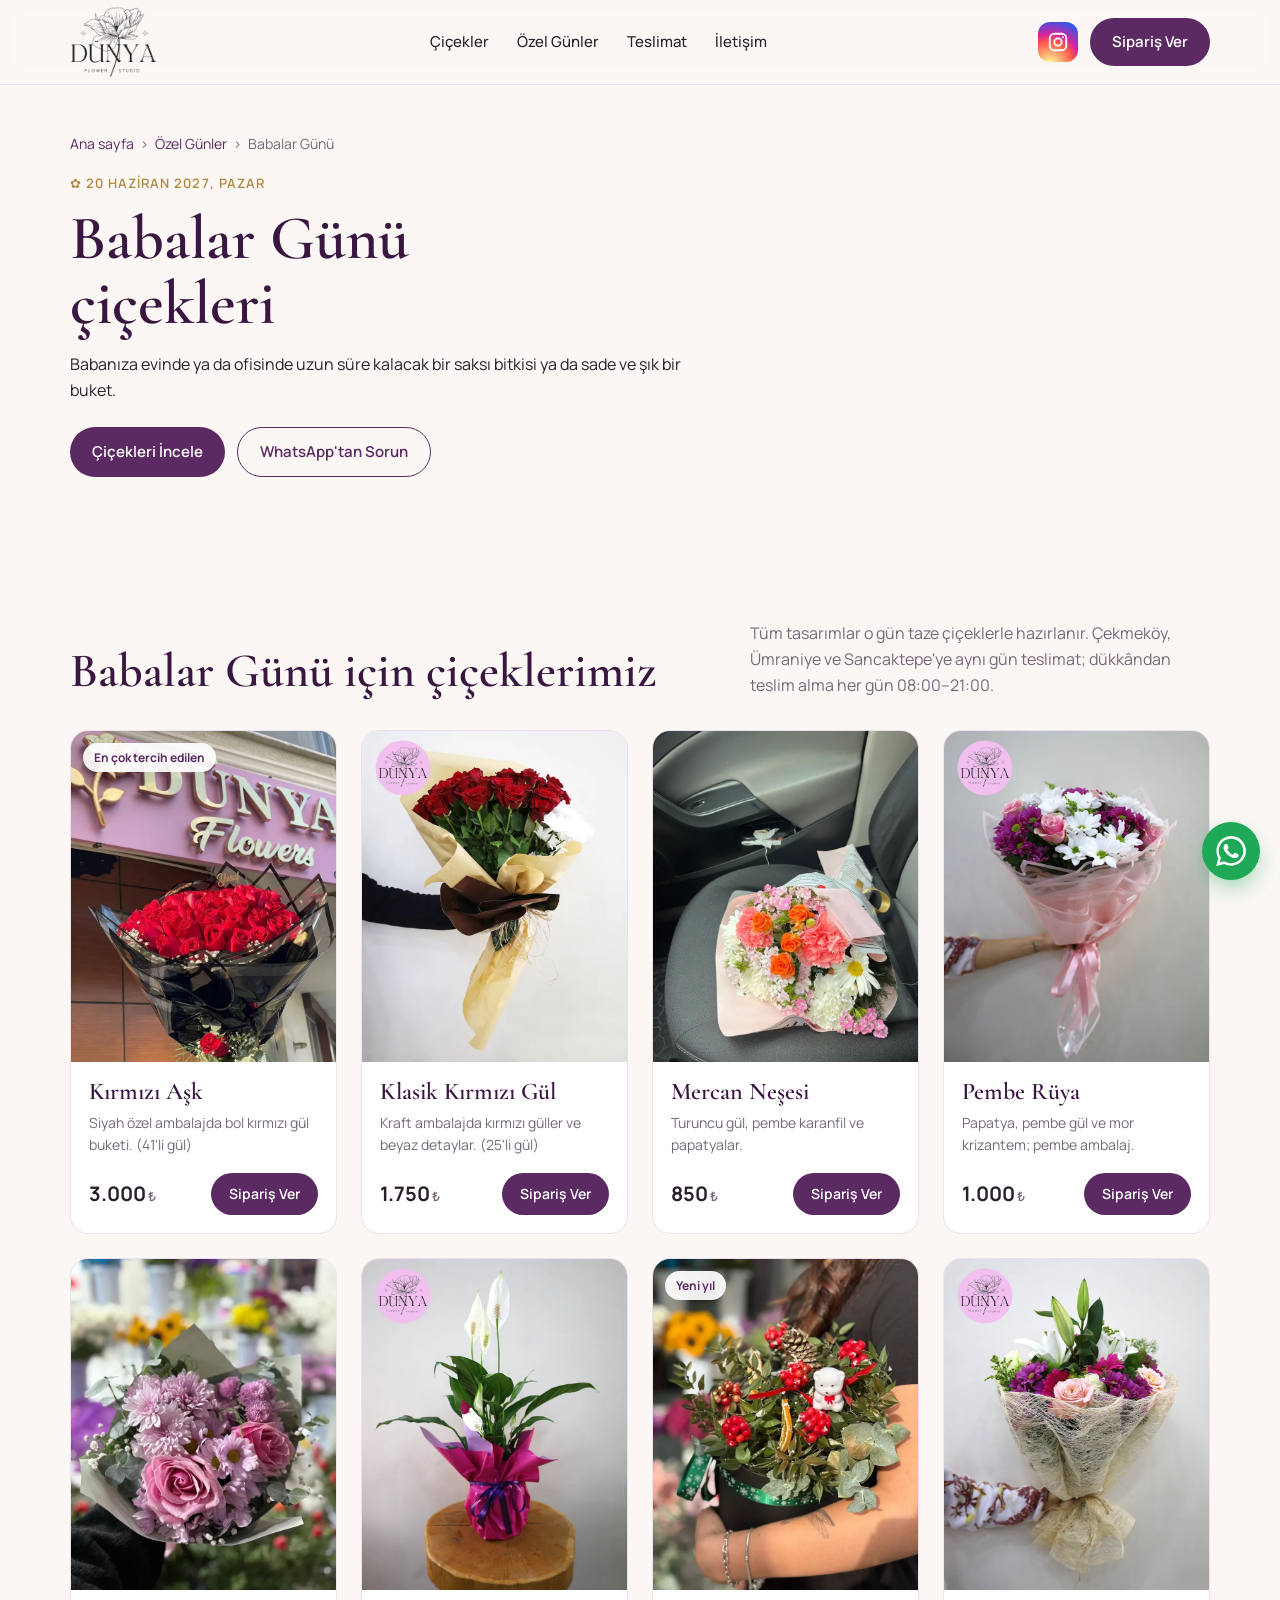
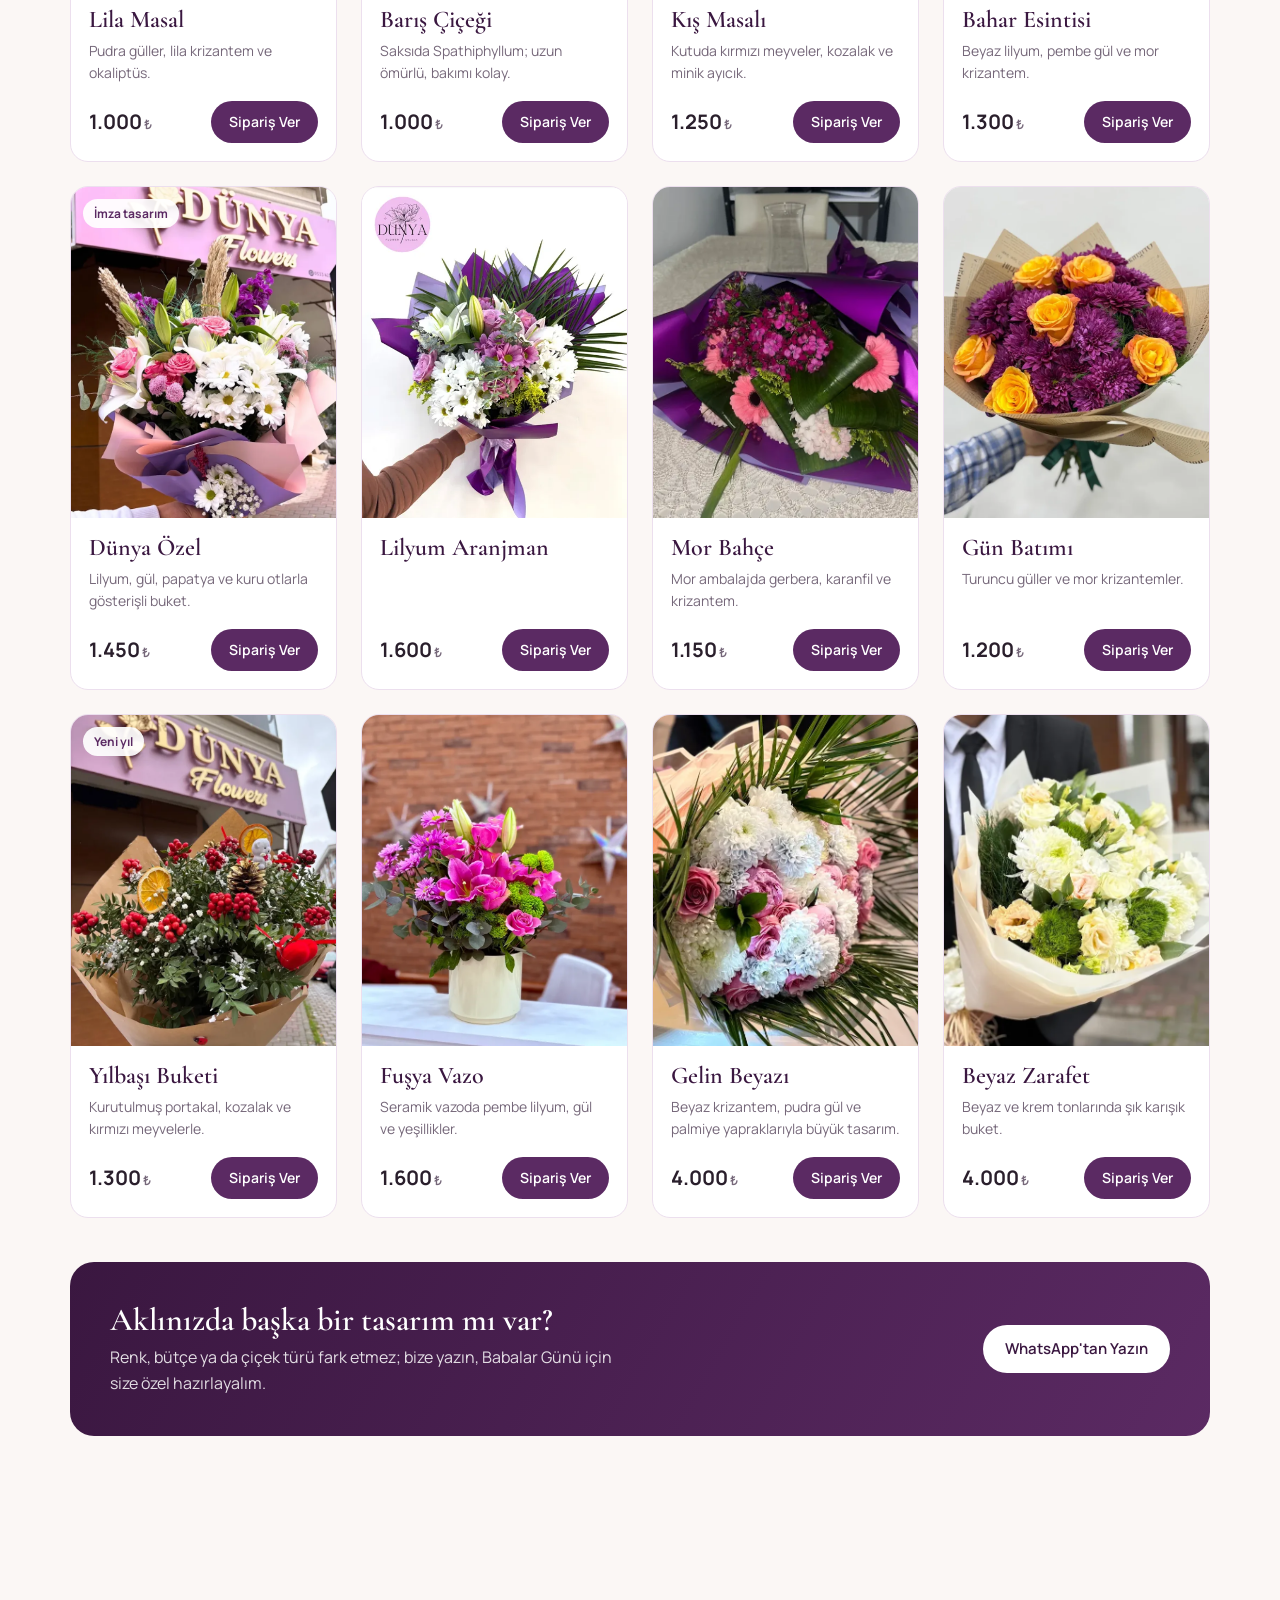
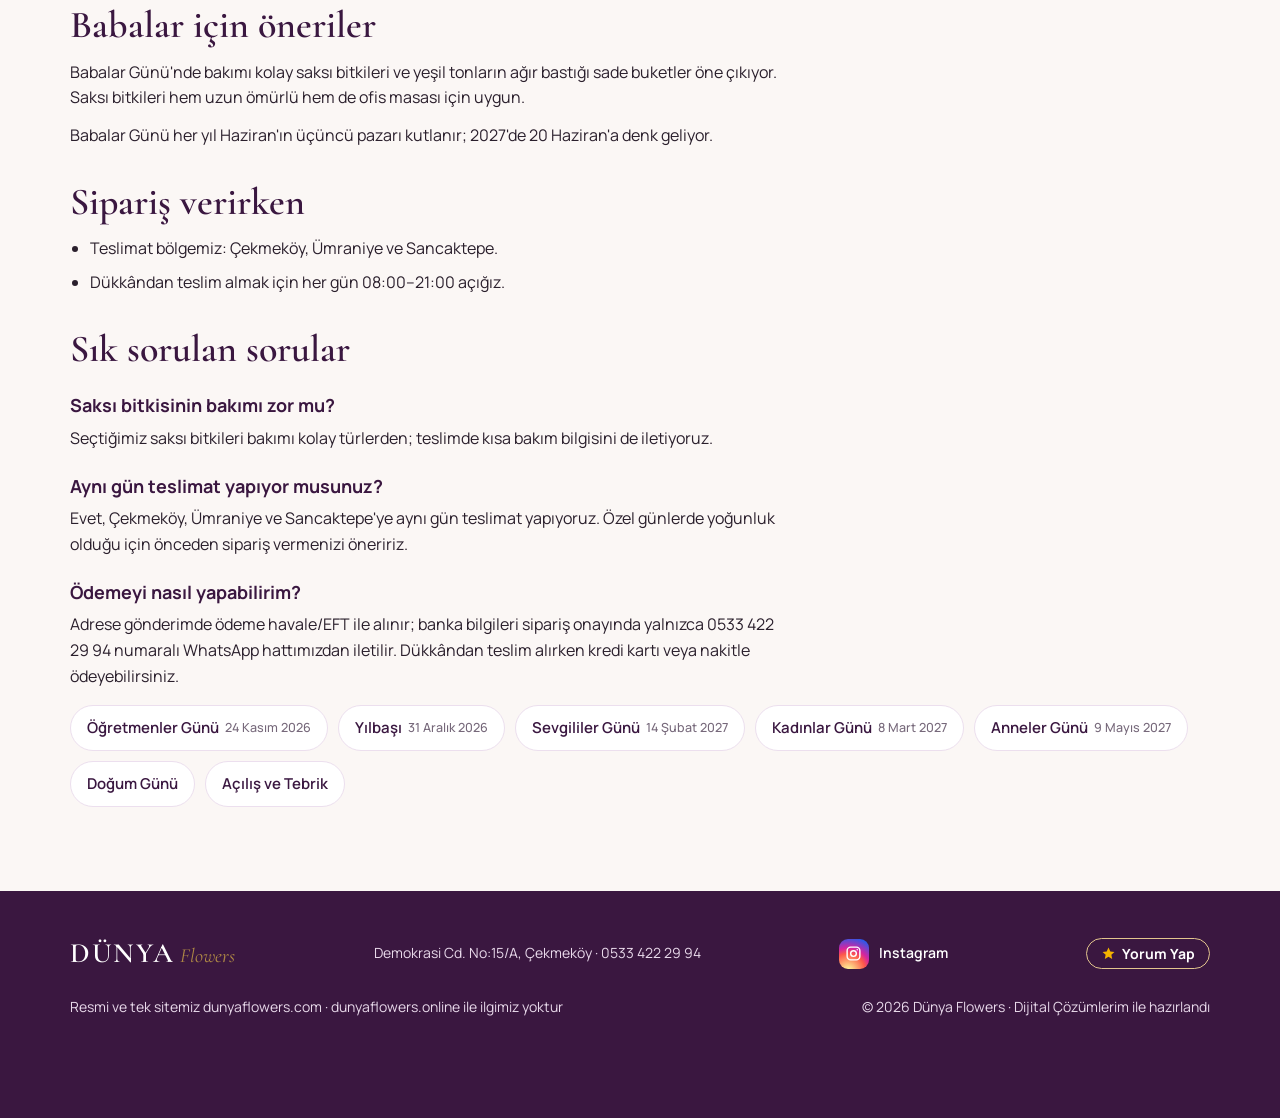
<file: babalar-gunu/index.html>
<!doctype html>
<html lang="tr">
<head>
<meta charset="utf-8">
<meta name="viewport" content="width=device-width, initial-scale=1">
<link rel="canonical" href="https://www.dunyaflowers.com/babalar-gunu/">
<title>Babalar Günü Çiçek ve Saksı Bitkileri Çekmeköy | Dünya Flowers</title>
<meta name="description" content="Babalar Günü (20 Haziran 2027) için saksı bitkileri ve buketler. Çekmeköy, Ümraniye ve Sancaktepe&#x27;ye teslimat. WhatsApp&#x27;tan sipariş.">
<meta name="theme-color" content="#3a1740">
<link rel="icon" type="image/png" href="/images/favicon.png">
<link rel="apple-touch-icon" href="/images/apple-touch-icon.png">
<meta property="og:type" content="website">
<meta property="og:locale" content="tr_TR">
<meta property="og:site_name" content="Dünya Flowers">
<meta property="og:title" content="Babalar Günü Çiçek ve Saksı Bitkileri Çekmeköy">
<meta property="og:description" content="Babalar Günü (20 Haziran 2027) için saksı bitkileri ve buketler. Çekmeköy, Ümraniye ve Sancaktepe&#x27;ye teslimat. WhatsApp&#x27;tan sipariş.">
<meta property="og:url" content="https://www.dunyaflowers.com/babalar-gunu/">
<meta property="og:image" content="https://www.dunyaflowers.com/images/og-image.jpg">
<meta name="twitter:card" content="summary_large_image">
<link rel="preconnect" href="https://fonts.googleapis.com">
<link rel="preconnect" href="https://fonts.gstatic.com" crossorigin>
<link href="https://fonts.googleapis.com/css2?family=Cormorant+Garamond:ital,wght@0,500;0,600;1,500&family=Manrope:wght@400;500;600;700&display=swap" rel="stylesheet">
<link rel="stylesheet" href="/assets/site.css">
<script type="application/ld+json">
{
  "@context": "https://schema.org",
  "@type": "BreadcrumbList",
  "itemListElement": [
    {
      "@type": "ListItem",
      "position": 1,
      "name": "Ana sayfa",
      "item": "https://www.dunyaflowers.com/"
    },
    {
      "@type": "ListItem",
      "position": 2,
      "name": "Özel Günler",
      "item": "https://www.dunyaflowers.com/ozel-gunler/"
    },
    {
      "@type": "ListItem",
      "position": 3,
      "name": "Babalar Günü",
      "item": "https://www.dunyaflowers.com/babalar-gunu/"
    }
  ]
}
</script>
</head>
<body data-gun="babalar-gunu" data-gun-adi="Babalar Günü">

<header>
  <div class="wrap nav">
    <a href="/" class="logo-img"><img src="/images/logo.webp" width="440" height="360" alt="Dünya Flower Studio"></a>
    <ul>
      <li><a href="/#urunler">Çiçekler</a></li>
      <li><a href="/ozel-gunler/">Özel Günler</a></li>
      <li><a href="/#teslimat">Teslimat</a></li>
      <li><a href="/#iletisim">İletişim</a></li>
    </ul>
    <div class="nav-end">
      <a class="ig" target="_blank" rel="noopener" aria-label="Instagram: @dunya.flowers" href="https://www.instagram.com/dunya.flowers/"><svg viewBox="0 0 24 24" fill="none" stroke="currentColor" stroke-width="2"><rect x="3" y="3" width="18" height="18" rx="5"/><circle cx="12" cy="12" r="4"/><circle cx="17.3" cy="6.7" r="1.1" fill="currentColor" stroke="none"/></svg></a>
      <a class="btn btn-primary" href="/#urunler">Sipariş Ver</a>
    </div>
  </div>
</header>

<main>
  <section class="occ-hero">
    <div class="wrap">
      <nav class="crumbs" aria-label="Konum"><a href="/">Ana sayfa</a> › <a href="/ozel-gunler/">Özel Günler</a> › <span aria-current="page">Babalar Günü</span></nav>
      <span class="eyebrow">✿ 20 Haziran 2027, Pazar</span>
      <h1>Babalar Günü çiçekleri</h1>
      <p class="lead">Babanıza evinde ya da ofisinde uzun süre kalacak bir saksı bitkisi ya da sade ve şık bir buket.</p>
      <div class="hero-cta">
        <a class="btn btn-primary" href="#urunler">Çiçekleri İncele</a>
        <a class="btn btn-ghost" target="_blank" rel="noopener" href="https://wa.me/905334222994?text=Merhaba%2C%20Babalar%20G%C3%BCn%C3%BC%20i%C3%A7in%20%C3%A7i%C3%A7ek%20sipari%C5%9Fi%20vermek%20istiyorum.">WhatsApp'tan Sorun</a>
      </div>
    </div>
  </section>

  <section class="block" id="urunler">
    <div class="wrap">
      <div class="head">
        <h2>Babalar Günü için çiçeklerimiz</h2>
        <p>Tüm tasarımlar o gün taze çiçeklerle hazırlanır. Çekmeköy, Ümraniye ve Sancaktepe'ye aynı gün teslimat; dükkândan teslim alma her gün 08:00–21:00.</p>
      </div>
      <div class="grid" id="grid">
      <article class="card">
        <div class="ph">
          <img loading="lazy" decoding="async" src="/images/kirmizi-ask-gul-buketi.webp" alt="Kırmızı Aşk çiçek buketi">
          <span class="tag">En çok tercih edilen</span>
        </div>
        <div class="body">
          <h3>Kırmızı Aşk</h3>
          <p class="desc">Siyah özel ambalajda bol kırmızı gül buketi. (41&#x27;li gül)</p>
          <div class="row">
            <span class="price">3.000<small>₺</small></span>
            <button class="btn btn-primary" data-order="0">Sipariş Ver</button>
          </div>
        </div>
      </article>
      <article class="card">
        <div class="ph">
          <img loading="lazy" decoding="async" src="/images/klasik-kirmizi-gul-buketi.webp" alt="Klasik Kırmızı Gül çiçek buketi">
          
        </div>
        <div class="body">
          <h3>Klasik Kırmızı Gül</h3>
          <p class="desc">Kraft ambalajda kırmızı güller ve beyaz detaylar. (25&#x27;li gül)</p>
          <div class="row">
            <span class="price">1.750<small>₺</small></span>
            <button class="btn btn-primary" data-order="1">Sipariş Ver</button>
          </div>
        </div>
      </article>
      <article class="card">
        <div class="ph">
          <img loading="lazy" decoding="async" src="/images/mercan-nesesi-buket.webp" alt="Mercan Neşesi çiçek buketi">
          
        </div>
        <div class="body">
          <h3>Mercan Neşesi</h3>
          <p class="desc">Turuncu gül, pembe karanfil ve papatyalar.</p>
          <div class="row">
            <span class="price">850<small>₺</small></span>
            <button class="btn btn-primary" data-order="2">Sipariş Ver</button>
          </div>
        </div>
      </article>
      <article class="card">
        <div class="ph">
          <img loading="lazy" decoding="async" src="/images/pembe-ruya-buket.webp" alt="Pembe Rüya çiçek buketi">
          
        </div>
        <div class="body">
          <h3>Pembe Rüya</h3>
          <p class="desc">Papatya, pembe gül ve mor krizantem; pembe ambalaj.</p>
          <div class="row">
            <span class="price">1.000<small>₺</small></span>
            <button class="btn btn-primary" data-order="3">Sipariş Ver</button>
          </div>
        </div>
      </article>
      <article class="card">
        <div class="ph">
          <img loading="lazy" decoding="async" src="/images/lila-masal-buket.webp" alt="Lila Masal çiçek buketi">
          
        </div>
        <div class="body">
          <h3>Lila Masal</h3>
          <p class="desc">Pudra güller, lila krizantem ve okaliptüs.</p>
          <div class="row">
            <span class="price">1.000<small>₺</small></span>
            <button class="btn btn-primary" data-order="4">Sipariş Ver</button>
          </div>
        </div>
      </article>
      <article class="card">
        <div class="ph">
          <img loading="lazy" decoding="async" src="/images/baris-cicegi-saksi.webp" alt="Barış Çiçeği çiçek buketi">
          
        </div>
        <div class="body">
          <h3>Barış Çiçeği</h3>
          <p class="desc">Saksıda Spathiphyllum; uzun ömürlü, bakımı kolay.</p>
          <div class="row">
            <span class="price">1.000<small>₺</small></span>
            <button class="btn btn-primary" data-order="5">Sipariş Ver</button>
          </div>
        </div>
      </article>
      <article class="card">
        <div class="ph">
          <img loading="lazy" decoding="async" src="/images/kis-masali-ozel-tasarim.webp" alt="Kış Masalı çiçek buketi">
          <span class="tag">Yeni yıl</span>
        </div>
        <div class="body">
          <h3>Kış Masalı</h3>
          <p class="desc">Kutuda kırmızı meyveler, kozalak ve minik ayıcık.</p>
          <div class="row">
            <span class="price">1.250<small>₺</small></span>
            <button class="btn btn-primary" data-order="6">Sipariş Ver</button>
          </div>
        </div>
      </article>
      <article class="card">
        <div class="ph">
          <img loading="lazy" decoding="async" src="/images/bahar-esintisi-buket.webp" alt="Bahar Esintisi çiçek buketi">
          
        </div>
        <div class="body">
          <h3>Bahar Esintisi</h3>
          <p class="desc">Beyaz lilyum, pembe gül ve mor krizantem.</p>
          <div class="row">
            <span class="price">1.300<small>₺</small></span>
            <button class="btn btn-primary" data-order="7">Sipariş Ver</button>
          </div>
        </div>
      </article>
      <article class="card">
        <div class="ph">
          <img loading="lazy" decoding="async" src="/images/dunya-ozel-ozel-tasarim.webp" alt="Dünya Özel çiçek buketi">
          <span class="tag">İmza tasarım</span>
        </div>
        <div class="body">
          <h3>Dünya Özel</h3>
          <p class="desc">Lilyum, gül, papatya ve kuru otlarla gösterişli buket.</p>
          <div class="row">
            <span class="price">1.450<small>₺</small></span>
            <button class="btn btn-primary" data-order="8">Sipariş Ver</button>
          </div>
        </div>
      </article>
      <article class="card">
        <div class="ph">
          <img loading="lazy" decoding="async" src="/images/lilyum-aranjman.webp" alt="Lilyum Aranjman çiçek buketi">
          
        </div>
        <div class="body">
          <h3>Lilyum Aranjman</h3>
          <p class="desc"></p>
          <div class="row">
            <span class="price">1.600<small>₺</small></span>
            <button class="btn btn-primary" data-order="9">Sipariş Ver</button>
          </div>
        </div>
      </article>
      <article class="card">
        <div class="ph">
          <img loading="lazy" decoding="async" src="/images/mor-bahce-buket.webp" alt="Mor Bahçe çiçek buketi">
          
        </div>
        <div class="body">
          <h3>Mor Bahçe</h3>
          <p class="desc">Mor ambalajda gerbera, karanfil ve krizantem.</p>
          <div class="row">
            <span class="price">1.150<small>₺</small></span>
            <button class="btn btn-primary" data-order="10">Sipariş Ver</button>
          </div>
        </div>
      </article>
      <article class="card">
        <div class="ph">
          <img loading="lazy" decoding="async" src="/images/gun-batimi-gul-buketi.webp" alt="Gün Batımı çiçek buketi">
          
        </div>
        <div class="body">
          <h3>Gün Batımı</h3>
          <p class="desc">Turuncu güller ve mor krizantemler.</p>
          <div class="row">
            <span class="price">1.200<small>₺</small></span>
            <button class="btn btn-primary" data-order="11">Sipariş Ver</button>
          </div>
        </div>
      </article>
      <article class="card">
        <div class="ph">
          <img loading="lazy" decoding="async" src="/images/yilbasi-buketi.webp" alt="Yılbaşı Buketi çiçek buketi">
          <span class="tag">Yeni yıl</span>
        </div>
        <div class="body">
          <h3>Yılbaşı Buketi</h3>
          <p class="desc">Kurutulmuş portakal, kozalak ve kırmızı meyvelerle.</p>
          <div class="row">
            <span class="price">1.300<small>₺</small></span>
            <button class="btn btn-primary" data-order="12">Sipariş Ver</button>
          </div>
        </div>
      </article>
      <article class="card">
        <div class="ph">
          <img loading="lazy" decoding="async" src="/images/fusya-vazo-cicek.webp" alt="Fuşya Vazo çiçek buketi">
          
        </div>
        <div class="body">
          <h3>Fuşya Vazo</h3>
          <p class="desc">Seramik vazoda pembe lilyum, gül ve yeşillikler.</p>
          <div class="row">
            <span class="price">1.600<small>₺</small></span>
            <button class="btn btn-primary" data-order="13">Sipariş Ver</button>
          </div>
        </div>
      </article>
      <article class="card">
        <div class="ph">
          <img loading="lazy" decoding="async" src="/images/gelin-beyazi-ozel-tasarim.webp" alt="Gelin Beyazı çiçek buketi">
          
        </div>
        <div class="body">
          <h3>Gelin Beyazı</h3>
          <p class="desc">Beyaz krizantem, pudra gül ve palmiye yapraklarıyla büyük tasarım.</p>
          <div class="row">
            <span class="price">4.000<small>₺</small></span>
            <button class="btn btn-primary" data-order="14">Sipariş Ver</button>
          </div>
        </div>
      </article>
      <article class="card">
        <div class="ph">
          <img loading="lazy" decoding="async" src="/images/beyaz-zarafet-buket.webp" alt="Beyaz Zarafet çiçek buketi">
          
        </div>
        <div class="body">
          <h3>Beyaz Zarafet</h3>
          <p class="desc">Beyaz ve krem tonlarında şık karışık buket.</p>
          <div class="row">
            <span class="price">4.000<small>₺</small></span>
            <button class="btn btn-primary" data-order="15">Sipariş Ver</button>
          </div>
        </div>
      </article>
      </div>
      <div class="custom">
        <div>
          <h3>Aklınızda başka bir tasarım mı var?</h3>
          <p>Renk, bütçe ya da çiçek türü fark etmez; bize yazın, Babalar Günü için size özel hazırlayalım.</p>
        </div>
        <a class="btn btn-light" target="_blank" rel="noopener" href="https://wa.me/905334222994?text=Merhaba%2C%20Babalar%20G%C3%BCn%C3%BC%20i%C3%A7in%20%C3%A7i%C3%A7ek%20sipari%C5%9Fi%20vermek%20istiyorum.">WhatsApp'tan Yazın</a>
      </div>
    </div>
  </section>

  <section class="block" id="bilgi">
    <div class="wrap">
      <div class="prose">
<h2>Babalar için öneriler</h2>
<p>Babalar Günü&#x27;nde bakımı kolay saksı bitkileri ve yeşil tonların ağır bastığı sade buketler öne çıkıyor. Saksı bitkileri hem uzun ömürlü hem de ofis masası için uygun.</p>
<p>Babalar Günü her yıl Haziran&#x27;ın üçüncü pazarı kutlanır; 2027&#x27;de 20 Haziran&#x27;a denk geliyor.</p>
<h2>Sipariş verirken</h2>
<ul><li>Teslimat bölgemiz: Çekmeköy, Ümraniye ve Sancaktepe.</li><li>Dükkândan teslim almak için her gün 08:00–21:00 açığız.</li></ul>
<h2>Sık sorulan sorular</h2>
<h3>Saksı bitkisinin bakımı zor mu?</h3>
<p>Seçtiğimiz saksı bitkileri bakımı kolay türlerden; teslimde kısa bakım bilgisini de iletiyoruz.</p>
<h3>Aynı gün teslimat yapıyor musunuz?</h3>
<p>Evet, Çekmeköy, Ümraniye ve Sancaktepe&#x27;ye aynı gün teslimat yapıyoruz. Özel günlerde yoğunluk olduğu için önceden sipariş vermenizi öneririz.</p>
<h3>Ödemeyi nasıl yapabilirim?</h3>
<p>Adrese gönderimde ödeme havale/EFT ile alınır; banka bilgileri sipariş onayında yalnızca 0533 422 29 94 numaralı WhatsApp hattımızdan iletilir. Dükkândan teslim alırken kredi kartı veya nakitle ödeyebilirsiniz.</p>
      </div>
      <h2 class="sr-only">Diğer özel günler</h2>
      <div class="occ-links"><a href="/ogretmenler-gunu/">Öğretmenler Günü <small>24 Kasım 2026</small></a><a href="/yilbasi/">Yılbaşı <small>31 Aralık 2026</small></a><a href="/sevgililer-gunu/">Sevgililer Günü <small>14 Şubat 2027</small></a><a href="/kadinlar-gunu/">Kadınlar Günü <small>8 Mart 2027</small></a><a href="/anneler-gunu/">Anneler Günü <small>9 Mayıs 2027</small></a><a href="/dogum-gunu/">Doğum Günü</a><a href="/acilis-tebrik/">Açılış ve Tebrik</a></div>
    </div>
  </section>
</main>

<footer>
  <div class="wrap foot">
    <a href="/" class="logo"><b>DÜNYA</b><i>Flowers</i></a>
    <span>Demokrasi Cd. No:15/A, Çekmeköy · 0533 422 29 94</span>
    <a class="ig-link" target="_blank" rel="noopener" href="https://www.instagram.com/dunya.flowers/"><span class="ig"><svg viewBox="0 0 24 24" fill="none" stroke="currentColor" stroke-width="2"><rect x="3" y="3" width="18" height="18" rx="5"/><circle cx="12" cy="12" r="4"/><circle cx="17.3" cy="6.7" r="1.1" fill="currentColor" stroke="none"/></svg></span>Instagram</a>
    <a class="btn-review" target="_blank" rel="noopener" href="https://www.google.com/search?q=d%C3%BCnya+flowers+yorumlar%C4%B1&amp;si=APenkKm7iecQ4G6P-TsbSMFKIQtv3EFIqRAFw-i8uEbk55Z-_0Ers0VjT8CBw7feY1HvsHXymXY1lqwqu9412IB__2I2o9CK-ntvsbl8cAKes8vPfk-7_qUAxAakHDf-r95ETPpaDNe9GapcNFDY69vf-C8G-AC7jg%3D%3D"><svg viewBox="0 0 24 24" fill="currentColor" aria-hidden="true"><path d="M12 2.5l2.9 6.1 6.6.8-4.9 4.6 1.3 6.6L12 17.3l-5.9 3.3 1.3-6.6L2.5 9.4l6.6-.8z"/></svg>Yorum Yap</a>
    <span>Resmi ve tek sitemiz dunyaflowers.com · dunyaflowers.online ile ilgimiz yoktur</span>
    <span>© <span id="yr"></span> Dünya Flowers · <a href="https://omerkartli.github.io/dijital-cozumlerim/">Dijital Çözümlerim ile hazırlandı</a></span>
  </div>
</footer>

<a class="fab" id="fab" target="_blank" rel="noopener" aria-label="WhatsApp" href="https://wa.me/905334222994">
  <svg viewBox="0 0 24 24" fill="currentColor"><path d="M17.5 14.4c-.3-.1-1.8-.9-2-1-.3-.1-.5-.1-.7.1-.2.3-.8 1-.9 1.2-.2.2-.3.2-.6.1-.3-.1-1.3-.5-2.4-1.5-.9-.8-1.5-1.8-1.7-2.1-.2-.3 0-.5.1-.6l.4-.5c.2-.2.2-.3.3-.5.1-.2 0-.4 0-.5l-.9-2.2c-.2-.6-.5-.5-.7-.5h-.6c-.2 0-.5.1-.8.4-.3.3-1 1-1 2.5s1.1 2.9 1.2 3.1c.1.2 2.1 3.2 5.1 4.5.7.3 1.3.5 1.7.6.7.2 1.4.2 1.9.1.6-.1 1.8-.7 2-1.4.2-.7.2-1.3.2-1.4-.1-.1-.3-.2-.6-.3zM12 21.8c-1.8 0-3.5-.5-5-1.4l-.4-.2-3.7 1 1-3.6-.2-.4A9.8 9.8 0 0 1 12 2.2a9.8 9.8 0 0 1 9.8 9.8c0 5.4-4.4 9.8-9.8 9.8zM20.5 3.5A11.8 11.8 0 0 0 1.9 17.7L.2 24l6.4-1.7A11.8 11.8 0 0 0 24 12c0-3.2-1.2-6.2-3.5-8.5z"/></svg>
</a>

<div class="mbar">
  <a class="btn btn-ghost" href="tel:+905334222994">Hemen Ara</a>
  <a class="btn btn-wa" target="_blank" rel="noopener" href="https://wa.me/905334222994">WhatsApp</a>
</div>

<!-- Order modal -->
<div class="overlay" id="overlay" aria-hidden="true">
  <div class="modal" role="dialog" aria-modal="true" aria-labelledby="mTitle">
    <div class="m-img">
      <img id="mImg" src="/images/dunya-ozel-ozel-tasarim.webp" alt="">
      <div class="cap"><b id="mName"></b><span id="mPrice"></span></div>
    </div>
    <form class="m-form" id="orderForm" novalidate>
      <button type="button" class="close" id="closeBtn" aria-label="Kapat">×</button>
      <h3 id="mTitle">Sipariş Ver</h3>
      <p class="sub">Formu doldurun, siparişiniz WhatsApp üzerinden bize iletilsin.</p>

      <div class="seg">
        <label><input type="radio" name="method" value="pickup" checked><span>Gelip Alacağım<small>Dükkândan teslim</small></span></label>
        <label><input type="radio" name="method" value="delivery"><span>Adrese Gönderin<small>Biz iletelim</small></span></label>
      </div>

      <div class="fields">
        <div class="f"><label for="fName">Adınız Soyadınız</label><input id="fName" required autocomplete="name"></div>
        <div class="f"><label for="fPhone">Telefonunuz</label><input id="fPhone" type="tel" required autocomplete="tel" placeholder="05xx xxx xx xx"></div>
        <div class="f"><label for="fDate" id="lDate">Teslim alma tarihi</label><input id="fDate" type="date" required></div>
        <div class="f"><label for="fTime">Saat aralığı</label>
          <select id="fTime">
            <option>10:00 – 12:00</option>
            <option>12:00 – 14:00</option>
            <option>14:00 – 16:00</option>
            <option>16:00 – 18:00</option>
            <option>18:00 – 21:00</option>
          </select>
        </div>

        <div class="deliv-only" id="delivFields" hidden>
          <div class="sec-title">Alıcı bilgileri</div>
          <div class="f"><label for="fRName">Alıcının adı</label><input id="fRName"></div>
          <div class="f"><label for="fRPhone">Alıcının telefonu</label><input id="fRPhone" type="tel"></div>
          <div class="f full"><label for="fAddr">Teslimat adresi</label><textarea id="fAddr" placeholder="Mahalle, cadde/sokak, bina no, daire, ilçe"></textarea></div>
        </div>

        <div class="f full"><label for="fNote">Kart notu <span style="font-weight:400;color:var(--muted)">(isteğe bağlı)</span></label><textarea id="fNote" placeholder="Örn: İyi ki doğdun! ♥"></textarea></div>
      </div>

      <div class="summary"><span id="sumLabel">Ürün tutarı</span><b id="sumPrice"></b></div>
      <button class="btn btn-wa" type="submit">
        <svg viewBox="0 0 24 24" fill="currentColor"><path d="M17.5 14.4c-.3-.1-1.8-.9-2-1-.3-.1-.5-.1-.7.1-.2.3-.8 1-.9 1.2-.2.2-.3.2-.6.1-.3-.1-1.3-.5-2.4-1.5-.9-.8-1.5-1.8-1.7-2.1-.2-.3 0-.5.1-.6l.4-.5c.2-.2.2-.3.3-.5.1-.2 0-.4 0-.5l-.9-2.2c-.2-.6-.5-.5-.7-.5h-.6c-.2 0-.5.1-.8.4-.3.3-1 1-1 2.5s1.1 2.9 1.2 3.1c.1.2 2.1 3.2 5.1 4.5.7.3 1.3.5 1.7.6.7.2 1.4.2 1.9.1.6-.1 1.8-.7 2-1.4.2-.7.2-1.3.2-1.4-.1-.1-.3-.2-.6-.3zM12 21.8c-1.8 0-3.5-.5-5-1.4l-.4-.2-3.7 1 1-3.6-.2-.4A9.8 9.8 0 0 1 12 2.2a9.8 9.8 0 0 1 9.8 9.8c0 5.4-4.4 9.8-9.8 9.8zM20.5 3.5A11.8 11.8 0 0 0 1.9 17.7L.2 24l6.4-1.7A11.8 11.8 0 0 0 24 12c0-3.2-1.2-6.2-3.5-8.5z"/></svg>
        Siparişi WhatsApp'tan Gönder
      </button>
      <p class="note" id="note">Siparişiniz onaylandığında hazırlamaya başlıyoruz.</p>
    </form>
  </div>
</div>

<script src="/assets/site.js"></script>
</body>
</html>
</file>
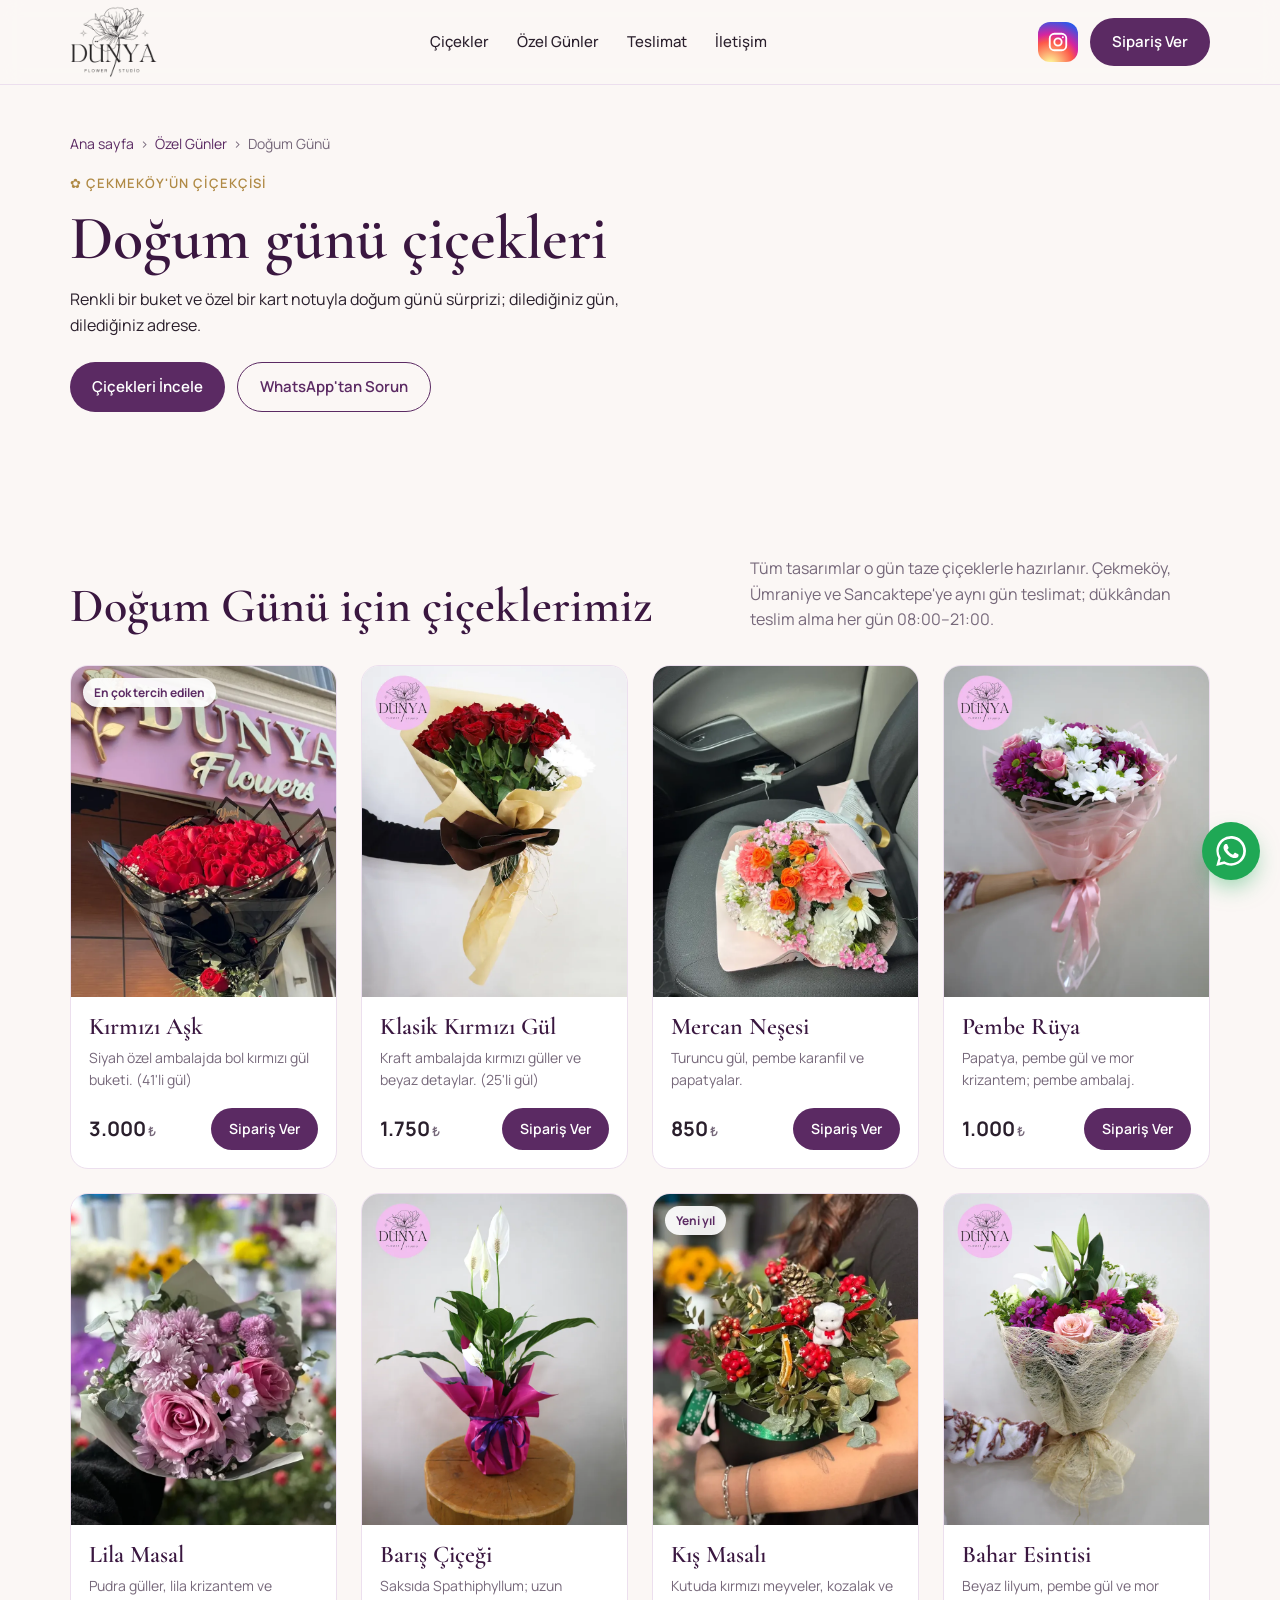
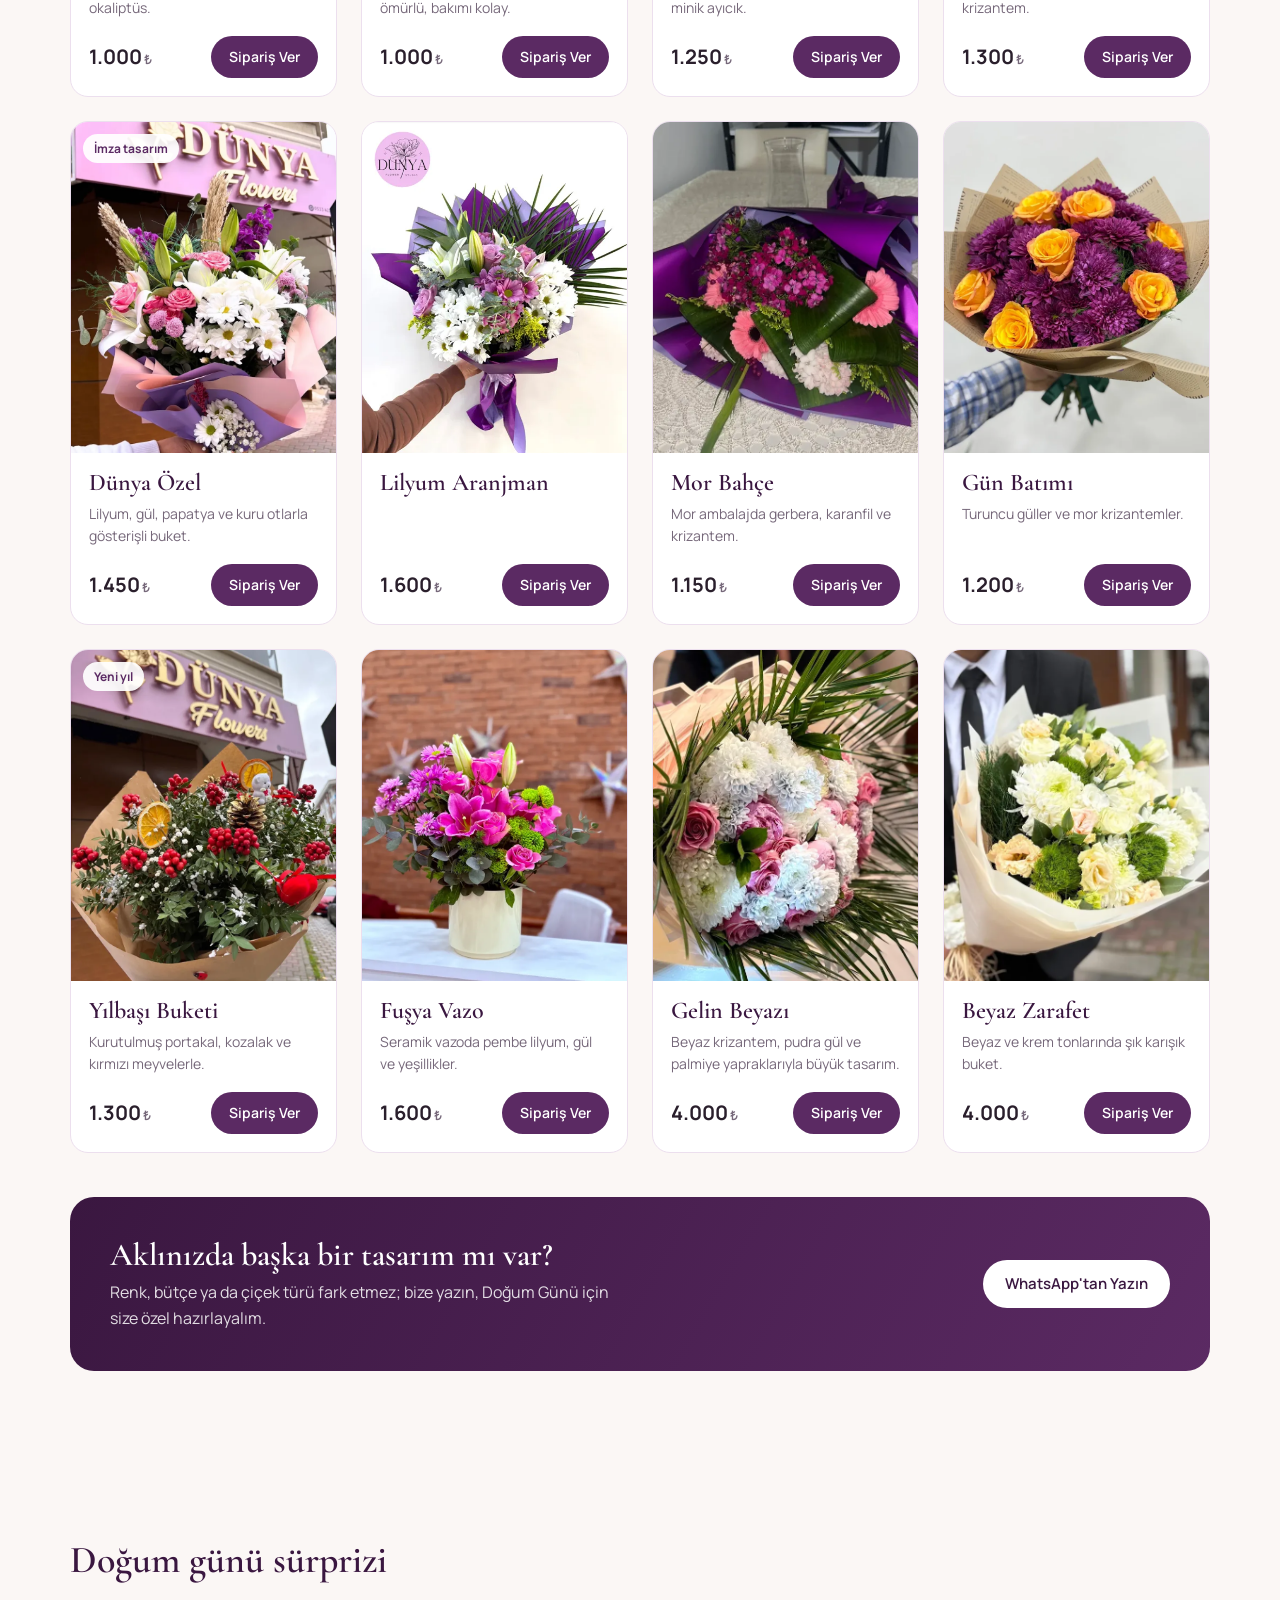
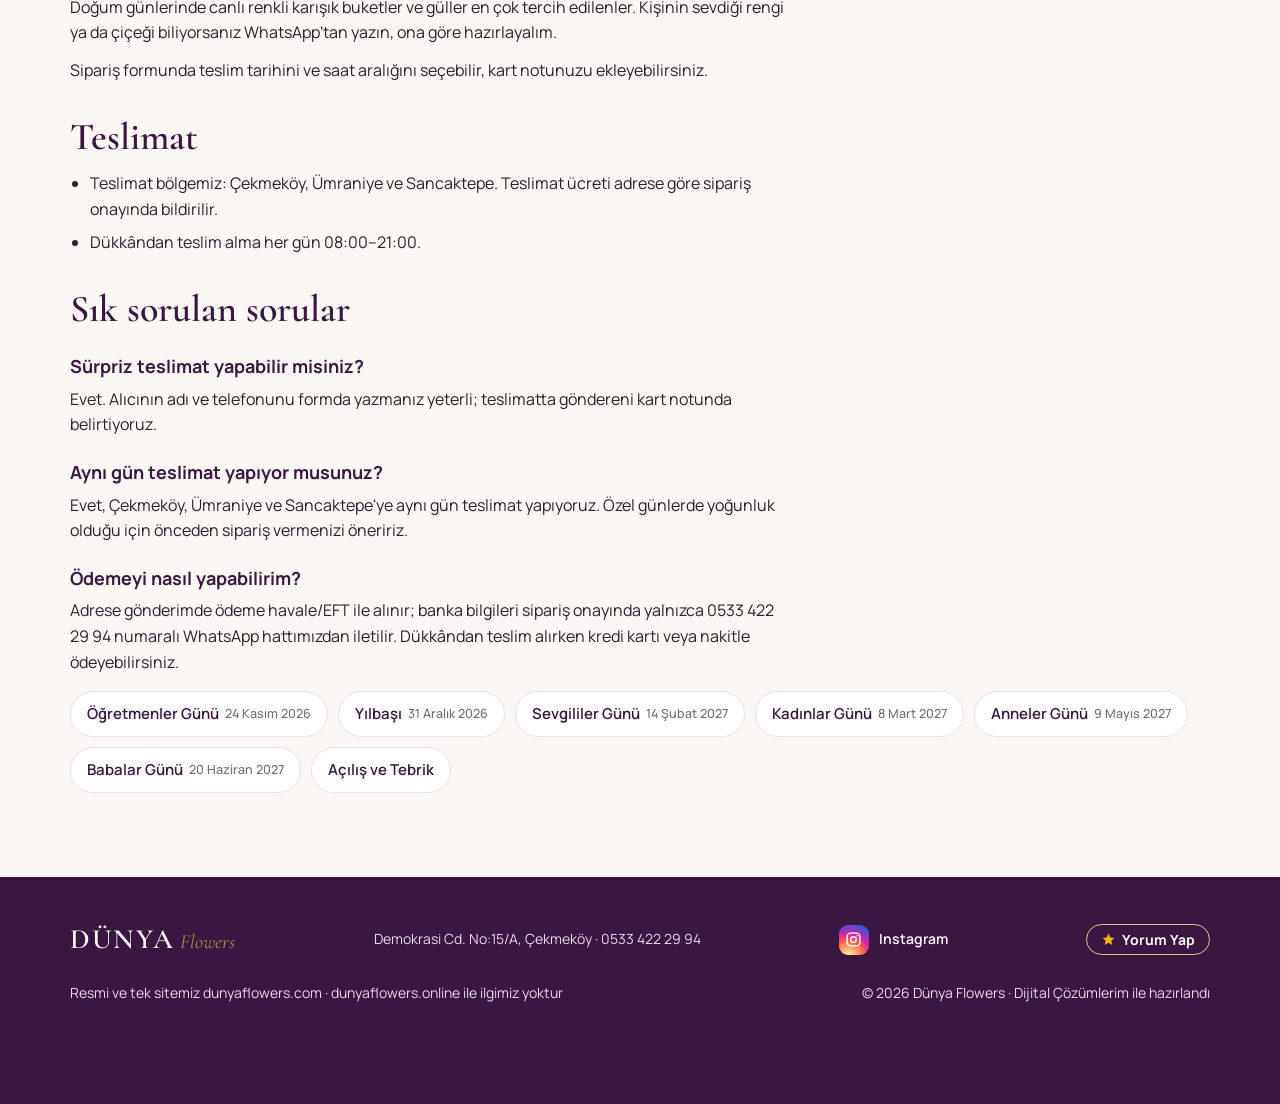
<file: dogum-gunu/index.html>
<!doctype html>
<html lang="tr">
<head>
<meta charset="utf-8">
<meta name="viewport" content="width=device-width, initial-scale=1">
<link rel="canonical" href="https://www.dunyaflowers.com/dogum-gunu/">
<title>Doğum Günü Çiçekleri Çekmeköy | Dünya Flowers</title>
<meta name="description" content="Doğum günü için renkli buketler, güller ve saksı çiçekleri. Çekmeköy, Ümraniye ve Sancaktepe&#x27;ye teslimat; kart notu ekleme. WhatsApp&#x27;tan sipariş.">
<meta name="theme-color" content="#3a1740">
<link rel="icon" type="image/png" href="/images/favicon.png">
<link rel="apple-touch-icon" href="/images/apple-touch-icon.png">
<meta property="og:type" content="website">
<meta property="og:locale" content="tr_TR">
<meta property="og:site_name" content="Dünya Flowers">
<meta property="og:title" content="Doğum Günü Çiçekleri Çekmeköy">
<meta property="og:description" content="Doğum günü için renkli buketler, güller ve saksı çiçekleri. Çekmeköy, Ümraniye ve Sancaktepe&#x27;ye teslimat; kart notu ekleme. WhatsApp&#x27;tan sipariş.">
<meta property="og:url" content="https://www.dunyaflowers.com/dogum-gunu/">
<meta property="og:image" content="https://www.dunyaflowers.com/images/og-image.jpg">
<meta name="twitter:card" content="summary_large_image">
<link rel="preconnect" href="https://fonts.googleapis.com">
<link rel="preconnect" href="https://fonts.gstatic.com" crossorigin>
<link href="https://fonts.googleapis.com/css2?family=Cormorant+Garamond:ital,wght@0,500;0,600;1,500&family=Manrope:wght@400;500;600;700&display=swap" rel="stylesheet">
<link rel="stylesheet" href="/assets/site.css">
<script type="application/ld+json">
{
  "@context": "https://schema.org",
  "@type": "BreadcrumbList",
  "itemListElement": [
    {
      "@type": "ListItem",
      "position": 1,
      "name": "Ana sayfa",
      "item": "https://www.dunyaflowers.com/"
    },
    {
      "@type": "ListItem",
      "position": 2,
      "name": "Özel Günler",
      "item": "https://www.dunyaflowers.com/ozel-gunler/"
    },
    {
      "@type": "ListItem",
      "position": 3,
      "name": "Doğum Günü",
      "item": "https://www.dunyaflowers.com/dogum-gunu/"
    }
  ]
}
</script>
</head>
<body data-gun="dogum-gunu" data-gun-adi="Doğum Günü">

<header>
  <div class="wrap nav">
    <a href="/" class="logo-img"><img src="/images/logo.webp" width="440" height="360" alt="Dünya Flower Studio"></a>
    <ul>
      <li><a href="/#urunler">Çiçekler</a></li>
      <li><a href="/ozel-gunler/">Özel Günler</a></li>
      <li><a href="/#teslimat">Teslimat</a></li>
      <li><a href="/#iletisim">İletişim</a></li>
    </ul>
    <div class="nav-end">
      <a class="ig" target="_blank" rel="noopener" aria-label="Instagram: @dunya.flowers" href="https://www.instagram.com/dunya.flowers/"><svg viewBox="0 0 24 24" fill="none" stroke="currentColor" stroke-width="2"><rect x="3" y="3" width="18" height="18" rx="5"/><circle cx="12" cy="12" r="4"/><circle cx="17.3" cy="6.7" r="1.1" fill="currentColor" stroke="none"/></svg></a>
      <a class="btn btn-primary" href="/#urunler">Sipariş Ver</a>
    </div>
  </div>
</header>

<main>
  <section class="occ-hero">
    <div class="wrap">
      <nav class="crumbs" aria-label="Konum"><a href="/">Ana sayfa</a> › <a href="/ozel-gunler/">Özel Günler</a> › <span aria-current="page">Doğum Günü</span></nav>
      <span class="eyebrow">✿ Çekmeköy'ün çiçekçisi</span>
      <h1>Doğum günü çiçekleri</h1>
      <p class="lead">Renkli bir buket ve özel bir kart notuyla doğum günü sürprizi; dilediğiniz gün, dilediğiniz adrese.</p>
      <div class="hero-cta">
        <a class="btn btn-primary" href="#urunler">Çiçekleri İncele</a>
        <a class="btn btn-ghost" target="_blank" rel="noopener" href="https://wa.me/905334222994?text=Merhaba%2C%20Do%C4%9Fum%20G%C3%BCn%C3%BC%20i%C3%A7in%20%C3%A7i%C3%A7ek%20sipari%C5%9Fi%20vermek%20istiyorum.">WhatsApp'tan Sorun</a>
      </div>
    </div>
  </section>

  <section class="block" id="urunler">
    <div class="wrap">
      <div class="head">
        <h2>Doğum Günü için çiçeklerimiz</h2>
        <p>Tüm tasarımlar o gün taze çiçeklerle hazırlanır. Çekmeköy, Ümraniye ve Sancaktepe'ye aynı gün teslimat; dükkândan teslim alma her gün 08:00–21:00.</p>
      </div>
      <div class="grid" id="grid">
      <article class="card">
        <div class="ph">
          <img loading="lazy" decoding="async" src="/images/kirmizi-ask-gul-buketi.webp" alt="Kırmızı Aşk çiçek buketi">
          <span class="tag">En çok tercih edilen</span>
        </div>
        <div class="body">
          <h3>Kırmızı Aşk</h3>
          <p class="desc">Siyah özel ambalajda bol kırmızı gül buketi. (41&#x27;li gül)</p>
          <div class="row">
            <span class="price">3.000<small>₺</small></span>
            <button class="btn btn-primary" data-order="0">Sipariş Ver</button>
          </div>
        </div>
      </article>
      <article class="card">
        <div class="ph">
          <img loading="lazy" decoding="async" src="/images/klasik-kirmizi-gul-buketi.webp" alt="Klasik Kırmızı Gül çiçek buketi">
          
        </div>
        <div class="body">
          <h3>Klasik Kırmızı Gül</h3>
          <p class="desc">Kraft ambalajda kırmızı güller ve beyaz detaylar. (25&#x27;li gül)</p>
          <div class="row">
            <span class="price">1.750<small>₺</small></span>
            <button class="btn btn-primary" data-order="1">Sipariş Ver</button>
          </div>
        </div>
      </article>
      <article class="card">
        <div class="ph">
          <img loading="lazy" decoding="async" src="/images/mercan-nesesi-buket.webp" alt="Mercan Neşesi çiçek buketi">
          
        </div>
        <div class="body">
          <h3>Mercan Neşesi</h3>
          <p class="desc">Turuncu gül, pembe karanfil ve papatyalar.</p>
          <div class="row">
            <span class="price">850<small>₺</small></span>
            <button class="btn btn-primary" data-order="2">Sipariş Ver</button>
          </div>
        </div>
      </article>
      <article class="card">
        <div class="ph">
          <img loading="lazy" decoding="async" src="/images/pembe-ruya-buket.webp" alt="Pembe Rüya çiçek buketi">
          
        </div>
        <div class="body">
          <h3>Pembe Rüya</h3>
          <p class="desc">Papatya, pembe gül ve mor krizantem; pembe ambalaj.</p>
          <div class="row">
            <span class="price">1.000<small>₺</small></span>
            <button class="btn btn-primary" data-order="3">Sipariş Ver</button>
          </div>
        </div>
      </article>
      <article class="card">
        <div class="ph">
          <img loading="lazy" decoding="async" src="/images/lila-masal-buket.webp" alt="Lila Masal çiçek buketi">
          
        </div>
        <div class="body">
          <h3>Lila Masal</h3>
          <p class="desc">Pudra güller, lila krizantem ve okaliptüs.</p>
          <div class="row">
            <span class="price">1.000<small>₺</small></span>
            <button class="btn btn-primary" data-order="4">Sipariş Ver</button>
          </div>
        </div>
      </article>
      <article class="card">
        <div class="ph">
          <img loading="lazy" decoding="async" src="/images/baris-cicegi-saksi.webp" alt="Barış Çiçeği çiçek buketi">
          
        </div>
        <div class="body">
          <h3>Barış Çiçeği</h3>
          <p class="desc">Saksıda Spathiphyllum; uzun ömürlü, bakımı kolay.</p>
          <div class="row">
            <span class="price">1.000<small>₺</small></span>
            <button class="btn btn-primary" data-order="5">Sipariş Ver</button>
          </div>
        </div>
      </article>
      <article class="card">
        <div class="ph">
          <img loading="lazy" decoding="async" src="/images/kis-masali-ozel-tasarim.webp" alt="Kış Masalı çiçek buketi">
          <span class="tag">Yeni yıl</span>
        </div>
        <div class="body">
          <h3>Kış Masalı</h3>
          <p class="desc">Kutuda kırmızı meyveler, kozalak ve minik ayıcık.</p>
          <div class="row">
            <span class="price">1.250<small>₺</small></span>
            <button class="btn btn-primary" data-order="6">Sipariş Ver</button>
          </div>
        </div>
      </article>
      <article class="card">
        <div class="ph">
          <img loading="lazy" decoding="async" src="/images/bahar-esintisi-buket.webp" alt="Bahar Esintisi çiçek buketi">
          
        </div>
        <div class="body">
          <h3>Bahar Esintisi</h3>
          <p class="desc">Beyaz lilyum, pembe gül ve mor krizantem.</p>
          <div class="row">
            <span class="price">1.300<small>₺</small></span>
            <button class="btn btn-primary" data-order="7">Sipariş Ver</button>
          </div>
        </div>
      </article>
      <article class="card">
        <div class="ph">
          <img loading="lazy" decoding="async" src="/images/dunya-ozel-ozel-tasarim.webp" alt="Dünya Özel çiçek buketi">
          <span class="tag">İmza tasarım</span>
        </div>
        <div class="body">
          <h3>Dünya Özel</h3>
          <p class="desc">Lilyum, gül, papatya ve kuru otlarla gösterişli buket.</p>
          <div class="row">
            <span class="price">1.450<small>₺</small></span>
            <button class="btn btn-primary" data-order="8">Sipariş Ver</button>
          </div>
        </div>
      </article>
      <article class="card">
        <div class="ph">
          <img loading="lazy" decoding="async" src="/images/lilyum-aranjman.webp" alt="Lilyum Aranjman çiçek buketi">
          
        </div>
        <div class="body">
          <h3>Lilyum Aranjman</h3>
          <p class="desc"></p>
          <div class="row">
            <span class="price">1.600<small>₺</small></span>
            <button class="btn btn-primary" data-order="9">Sipariş Ver</button>
          </div>
        </div>
      </article>
      <article class="card">
        <div class="ph">
          <img loading="lazy" decoding="async" src="/images/mor-bahce-buket.webp" alt="Mor Bahçe çiçek buketi">
          
        </div>
        <div class="body">
          <h3>Mor Bahçe</h3>
          <p class="desc">Mor ambalajda gerbera, karanfil ve krizantem.</p>
          <div class="row">
            <span class="price">1.150<small>₺</small></span>
            <button class="btn btn-primary" data-order="10">Sipariş Ver</button>
          </div>
        </div>
      </article>
      <article class="card">
        <div class="ph">
          <img loading="lazy" decoding="async" src="/images/gun-batimi-gul-buketi.webp" alt="Gün Batımı çiçek buketi">
          
        </div>
        <div class="body">
          <h3>Gün Batımı</h3>
          <p class="desc">Turuncu güller ve mor krizantemler.</p>
          <div class="row">
            <span class="price">1.200<small>₺</small></span>
            <button class="btn btn-primary" data-order="11">Sipariş Ver</button>
          </div>
        </div>
      </article>
      <article class="card">
        <div class="ph">
          <img loading="lazy" decoding="async" src="/images/yilbasi-buketi.webp" alt="Yılbaşı Buketi çiçek buketi">
          <span class="tag">Yeni yıl</span>
        </div>
        <div class="body">
          <h3>Yılbaşı Buketi</h3>
          <p class="desc">Kurutulmuş portakal, kozalak ve kırmızı meyvelerle.</p>
          <div class="row">
            <span class="price">1.300<small>₺</small></span>
            <button class="btn btn-primary" data-order="12">Sipariş Ver</button>
          </div>
        </div>
      </article>
      <article class="card">
        <div class="ph">
          <img loading="lazy" decoding="async" src="/images/fusya-vazo-cicek.webp" alt="Fuşya Vazo çiçek buketi">
          
        </div>
        <div class="body">
          <h3>Fuşya Vazo</h3>
          <p class="desc">Seramik vazoda pembe lilyum, gül ve yeşillikler.</p>
          <div class="row">
            <span class="price">1.600<small>₺</small></span>
            <button class="btn btn-primary" data-order="13">Sipariş Ver</button>
          </div>
        </div>
      </article>
      <article class="card">
        <div class="ph">
          <img loading="lazy" decoding="async" src="/images/gelin-beyazi-ozel-tasarim.webp" alt="Gelin Beyazı çiçek buketi">
          
        </div>
        <div class="body">
          <h3>Gelin Beyazı</h3>
          <p class="desc">Beyaz krizantem, pudra gül ve palmiye yapraklarıyla büyük tasarım.</p>
          <div class="row">
            <span class="price">4.000<small>₺</small></span>
            <button class="btn btn-primary" data-order="14">Sipariş Ver</button>
          </div>
        </div>
      </article>
      <article class="card">
        <div class="ph">
          <img loading="lazy" decoding="async" src="/images/beyaz-zarafet-buket.webp" alt="Beyaz Zarafet çiçek buketi">
          
        </div>
        <div class="body">
          <h3>Beyaz Zarafet</h3>
          <p class="desc">Beyaz ve krem tonlarında şık karışık buket.</p>
          <div class="row">
            <span class="price">4.000<small>₺</small></span>
            <button class="btn btn-primary" data-order="15">Sipariş Ver</button>
          </div>
        </div>
      </article>
      </div>
      <div class="custom">
        <div>
          <h3>Aklınızda başka bir tasarım mı var?</h3>
          <p>Renk, bütçe ya da çiçek türü fark etmez; bize yazın, Doğum Günü için size özel hazırlayalım.</p>
        </div>
        <a class="btn btn-light" target="_blank" rel="noopener" href="https://wa.me/905334222994?text=Merhaba%2C%20Do%C4%9Fum%20G%C3%BCn%C3%BC%20i%C3%A7in%20%C3%A7i%C3%A7ek%20sipari%C5%9Fi%20vermek%20istiyorum.">WhatsApp'tan Yazın</a>
      </div>
    </div>
  </section>

  <section class="block" id="bilgi">
    <div class="wrap">
      <div class="prose">
<h2>Doğum günü sürprizi</h2>
<p>Doğum günlerinde canlı renkli karışık buketler ve güller en çok tercih edilenler. Kişinin sevdiği rengi ya da çiçeği biliyorsanız WhatsApp&#x27;tan yazın, ona göre hazırlayalım.</p>
<p>Sipariş formunda teslim tarihini ve saat aralığını seçebilir, kart notunuzu ekleyebilirsiniz.</p>
<h2>Teslimat</h2>
<ul><li>Teslimat bölgemiz: Çekmeköy, Ümraniye ve Sancaktepe. Teslimat ücreti adrese göre sipariş onayında bildirilir.</li><li>Dükkândan teslim alma her gün 08:00–21:00.</li></ul>
<h2>Sık sorulan sorular</h2>
<h3>Sürpriz teslimat yapabilir misiniz?</h3>
<p>Evet. Alıcının adı ve telefonunu formda yazmanız yeterli; teslimatta göndereni kart notunda belirtiyoruz.</p>
<h3>Aynı gün teslimat yapıyor musunuz?</h3>
<p>Evet, Çekmeköy, Ümraniye ve Sancaktepe&#x27;ye aynı gün teslimat yapıyoruz. Özel günlerde yoğunluk olduğu için önceden sipariş vermenizi öneririz.</p>
<h3>Ödemeyi nasıl yapabilirim?</h3>
<p>Adrese gönderimde ödeme havale/EFT ile alınır; banka bilgileri sipariş onayında yalnızca 0533 422 29 94 numaralı WhatsApp hattımızdan iletilir. Dükkândan teslim alırken kredi kartı veya nakitle ödeyebilirsiniz.</p>
      </div>
      <h2 class="sr-only">Diğer özel günler</h2>
      <div class="occ-links"><a href="/ogretmenler-gunu/">Öğretmenler Günü <small>24 Kasım 2026</small></a><a href="/yilbasi/">Yılbaşı <small>31 Aralık 2026</small></a><a href="/sevgililer-gunu/">Sevgililer Günü <small>14 Şubat 2027</small></a><a href="/kadinlar-gunu/">Kadınlar Günü <small>8 Mart 2027</small></a><a href="/anneler-gunu/">Anneler Günü <small>9 Mayıs 2027</small></a><a href="/babalar-gunu/">Babalar Günü <small>20 Haziran 2027</small></a><a href="/acilis-tebrik/">Açılış ve Tebrik</a></div>
    </div>
  </section>
</main>

<footer>
  <div class="wrap foot">
    <a href="/" class="logo"><b>DÜNYA</b><i>Flowers</i></a>
    <span>Demokrasi Cd. No:15/A, Çekmeköy · 0533 422 29 94</span>
    <a class="ig-link" target="_blank" rel="noopener" href="https://www.instagram.com/dunya.flowers/"><span class="ig"><svg viewBox="0 0 24 24" fill="none" stroke="currentColor" stroke-width="2"><rect x="3" y="3" width="18" height="18" rx="5"/><circle cx="12" cy="12" r="4"/><circle cx="17.3" cy="6.7" r="1.1" fill="currentColor" stroke="none"/></svg></span>Instagram</a>
    <a class="btn-review" target="_blank" rel="noopener" href="https://www.google.com/search?q=d%C3%BCnya+flowers+yorumlar%C4%B1&amp;si=APenkKm7iecQ4G6P-TsbSMFKIQtv3EFIqRAFw-i8uEbk55Z-_0Ers0VjT8CBw7feY1HvsHXymXY1lqwqu9412IB__2I2o9CK-ntvsbl8cAKes8vPfk-7_qUAxAakHDf-r95ETPpaDNe9GapcNFDY69vf-C8G-AC7jg%3D%3D"><svg viewBox="0 0 24 24" fill="currentColor" aria-hidden="true"><path d="M12 2.5l2.9 6.1 6.6.8-4.9 4.6 1.3 6.6L12 17.3l-5.9 3.3 1.3-6.6L2.5 9.4l6.6-.8z"/></svg>Yorum Yap</a>
    <span>Resmi ve tek sitemiz dunyaflowers.com · dunyaflowers.online ile ilgimiz yoktur</span>
    <span>© <span id="yr"></span> Dünya Flowers · <a href="https://omerkartli.github.io/dijital-cozumlerim/">Dijital Çözümlerim ile hazırlandı</a></span>
  </div>
</footer>

<a class="fab" id="fab" target="_blank" rel="noopener" aria-label="WhatsApp" href="https://wa.me/905334222994">
  <svg viewBox="0 0 24 24" fill="currentColor"><path d="M17.5 14.4c-.3-.1-1.8-.9-2-1-.3-.1-.5-.1-.7.1-.2.3-.8 1-.9 1.2-.2.2-.3.2-.6.1-.3-.1-1.3-.5-2.4-1.5-.9-.8-1.5-1.8-1.7-2.1-.2-.3 0-.5.1-.6l.4-.5c.2-.2.2-.3.3-.5.1-.2 0-.4 0-.5l-.9-2.2c-.2-.6-.5-.5-.7-.5h-.6c-.2 0-.5.1-.8.4-.3.3-1 1-1 2.5s1.1 2.9 1.2 3.1c.1.2 2.1 3.2 5.1 4.5.7.3 1.3.5 1.7.6.7.2 1.4.2 1.9.1.6-.1 1.8-.7 2-1.4.2-.7.2-1.3.2-1.4-.1-.1-.3-.2-.6-.3zM12 21.8c-1.8 0-3.5-.5-5-1.4l-.4-.2-3.7 1 1-3.6-.2-.4A9.8 9.8 0 0 1 12 2.2a9.8 9.8 0 0 1 9.8 9.8c0 5.4-4.4 9.8-9.8 9.8zM20.5 3.5A11.8 11.8 0 0 0 1.9 17.7L.2 24l6.4-1.7A11.8 11.8 0 0 0 24 12c0-3.2-1.2-6.2-3.5-8.5z"/></svg>
</a>

<div class="mbar">
  <a class="btn btn-ghost" href="tel:+905334222994">Hemen Ara</a>
  <a class="btn btn-wa" target="_blank" rel="noopener" href="https://wa.me/905334222994">WhatsApp</a>
</div>

<!-- Order modal -->
<div class="overlay" id="overlay" aria-hidden="true">
  <div class="modal" role="dialog" aria-modal="true" aria-labelledby="mTitle">
    <div class="m-img">
      <img id="mImg" src="/images/dunya-ozel-ozel-tasarim.webp" alt="">
      <div class="cap"><b id="mName"></b><span id="mPrice"></span></div>
    </div>
    <form class="m-form" id="orderForm" novalidate>
      <button type="button" class="close" id="closeBtn" aria-label="Kapat">×</button>
      <h3 id="mTitle">Sipariş Ver</h3>
      <p class="sub">Formu doldurun, siparişiniz WhatsApp üzerinden bize iletilsin.</p>

      <div class="seg">
        <label><input type="radio" name="method" value="pickup" checked><span>Gelip Alacağım<small>Dükkândan teslim</small></span></label>
        <label><input type="radio" name="method" value="delivery"><span>Adrese Gönderin<small>Biz iletelim</small></span></label>
      </div>

      <div class="fields">
        <div class="f"><label for="fName">Adınız Soyadınız</label><input id="fName" required autocomplete="name"></div>
        <div class="f"><label for="fPhone">Telefonunuz</label><input id="fPhone" type="tel" required autocomplete="tel" placeholder="05xx xxx xx xx"></div>
        <div class="f"><label for="fDate" id="lDate">Teslim alma tarihi</label><input id="fDate" type="date" required></div>
        <div class="f"><label for="fTime">Saat aralığı</label>
          <select id="fTime">
            <option>10:00 – 12:00</option>
            <option>12:00 – 14:00</option>
            <option>14:00 – 16:00</option>
            <option>16:00 – 18:00</option>
            <option>18:00 – 21:00</option>
          </select>
        </div>

        <div class="deliv-only" id="delivFields" hidden>
          <div class="sec-title">Alıcı bilgileri</div>
          <div class="f"><label for="fRName">Alıcının adı</label><input id="fRName"></div>
          <div class="f"><label for="fRPhone">Alıcının telefonu</label><input id="fRPhone" type="tel"></div>
          <div class="f full"><label for="fAddr">Teslimat adresi</label><textarea id="fAddr" placeholder="Mahalle, cadde/sokak, bina no, daire, ilçe"></textarea></div>
        </div>

        <div class="f full"><label for="fNote">Kart notu <span style="font-weight:400;color:var(--muted)">(isteğe bağlı)</span></label><textarea id="fNote" placeholder="Örn: İyi ki doğdun! ♥"></textarea></div>
      </div>

      <div class="summary"><span id="sumLabel">Ürün tutarı</span><b id="sumPrice"></b></div>
      <button class="btn btn-wa" type="submit">
        <svg viewBox="0 0 24 24" fill="currentColor"><path d="M17.5 14.4c-.3-.1-1.8-.9-2-1-.3-.1-.5-.1-.7.1-.2.3-.8 1-.9 1.2-.2.2-.3.2-.6.1-.3-.1-1.3-.5-2.4-1.5-.9-.8-1.5-1.8-1.7-2.1-.2-.3 0-.5.1-.6l.4-.5c.2-.2.2-.3.3-.5.1-.2 0-.4 0-.5l-.9-2.2c-.2-.6-.5-.5-.7-.5h-.6c-.2 0-.5.1-.8.4-.3.3-1 1-1 2.5s1.1 2.9 1.2 3.1c.1.2 2.1 3.2 5.1 4.5.7.3 1.3.5 1.7.6.7.2 1.4.2 1.9.1.6-.1 1.8-.7 2-1.4.2-.7.2-1.3.2-1.4-.1-.1-.3-.2-.6-.3zM12 21.8c-1.8 0-3.5-.5-5-1.4l-.4-.2-3.7 1 1-3.6-.2-.4A9.8 9.8 0 0 1 12 2.2a9.8 9.8 0 0 1 9.8 9.8c0 5.4-4.4 9.8-9.8 9.8zM20.5 3.5A11.8 11.8 0 0 0 1.9 17.7L.2 24l6.4-1.7A11.8 11.8 0 0 0 24 12c0-3.2-1.2-6.2-3.5-8.5z"/></svg>
        Siparişi WhatsApp'tan Gönder
      </button>
      <p class="note" id="note">Siparişiniz onaylandığında hazırlamaya başlıyoruz.</p>
    </form>
  </div>
</div>

<script src="/assets/site.js"></script>
</body>
</html>
</file>
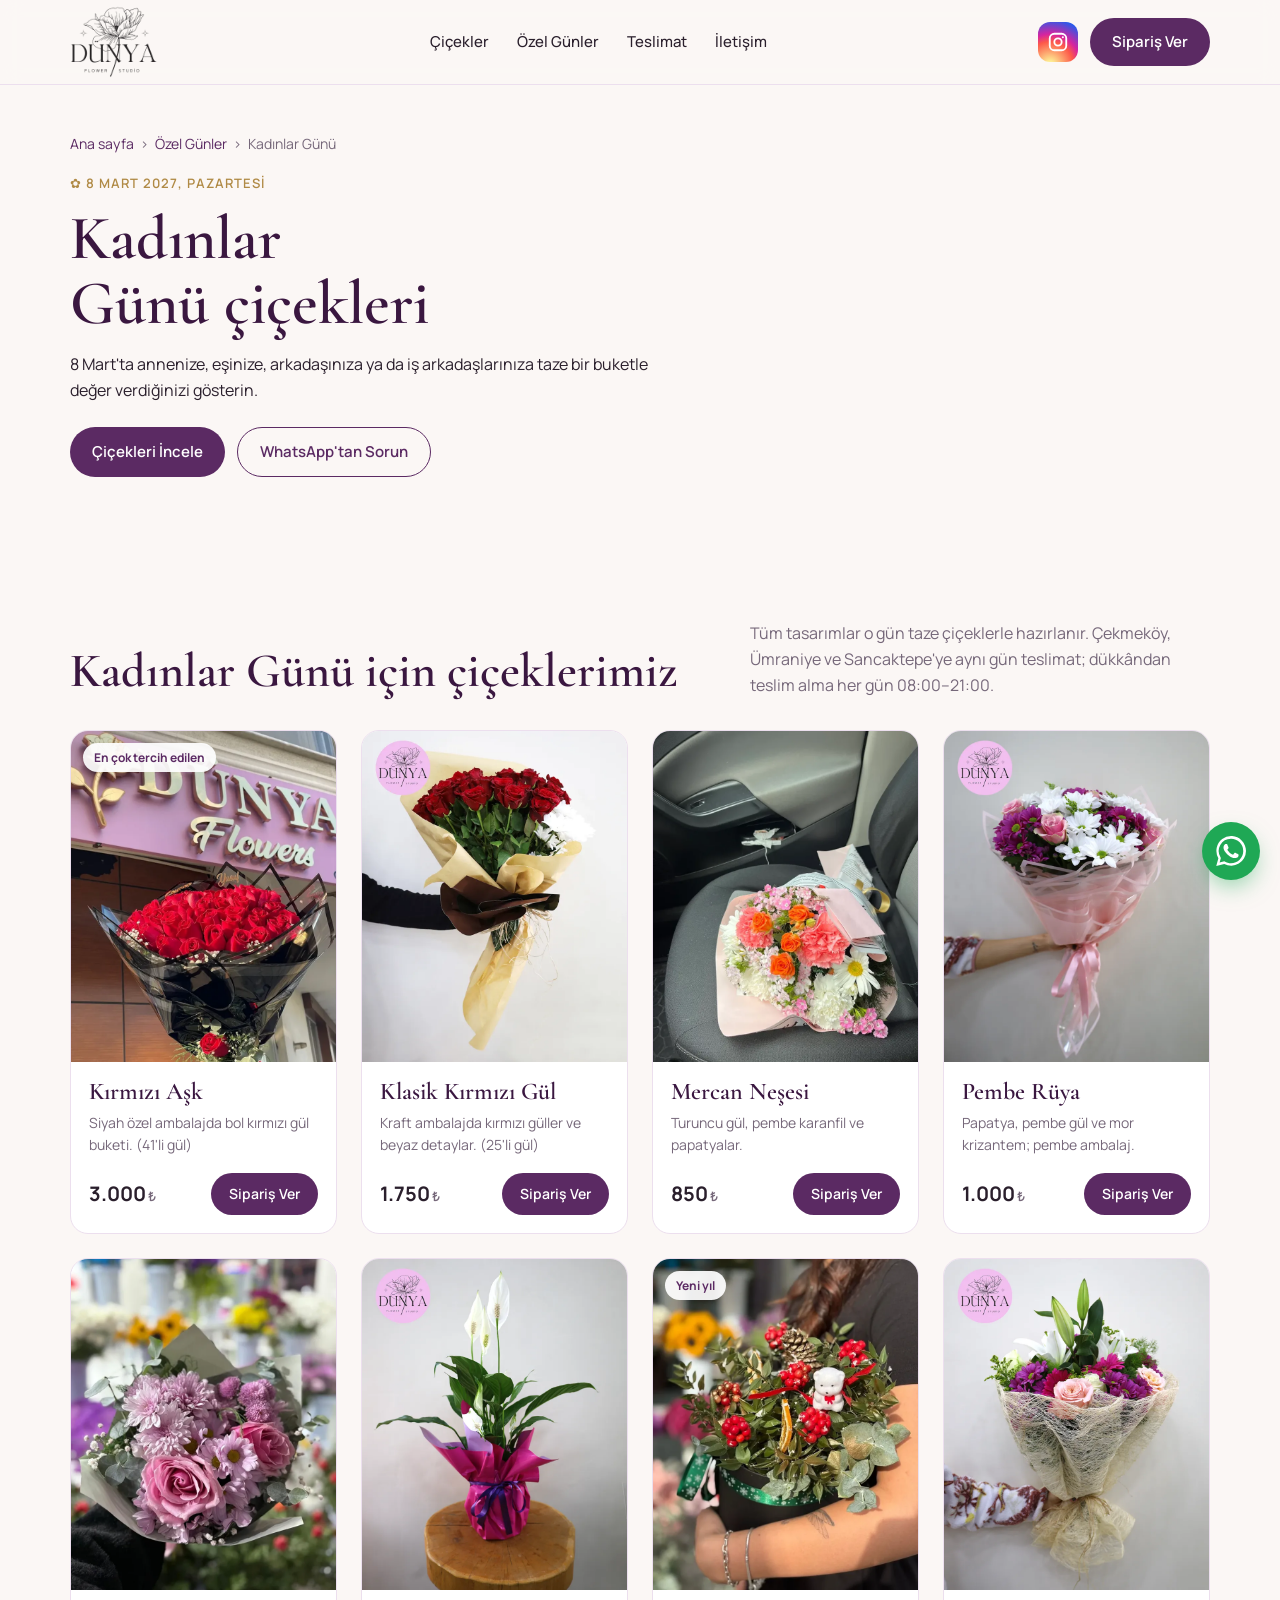
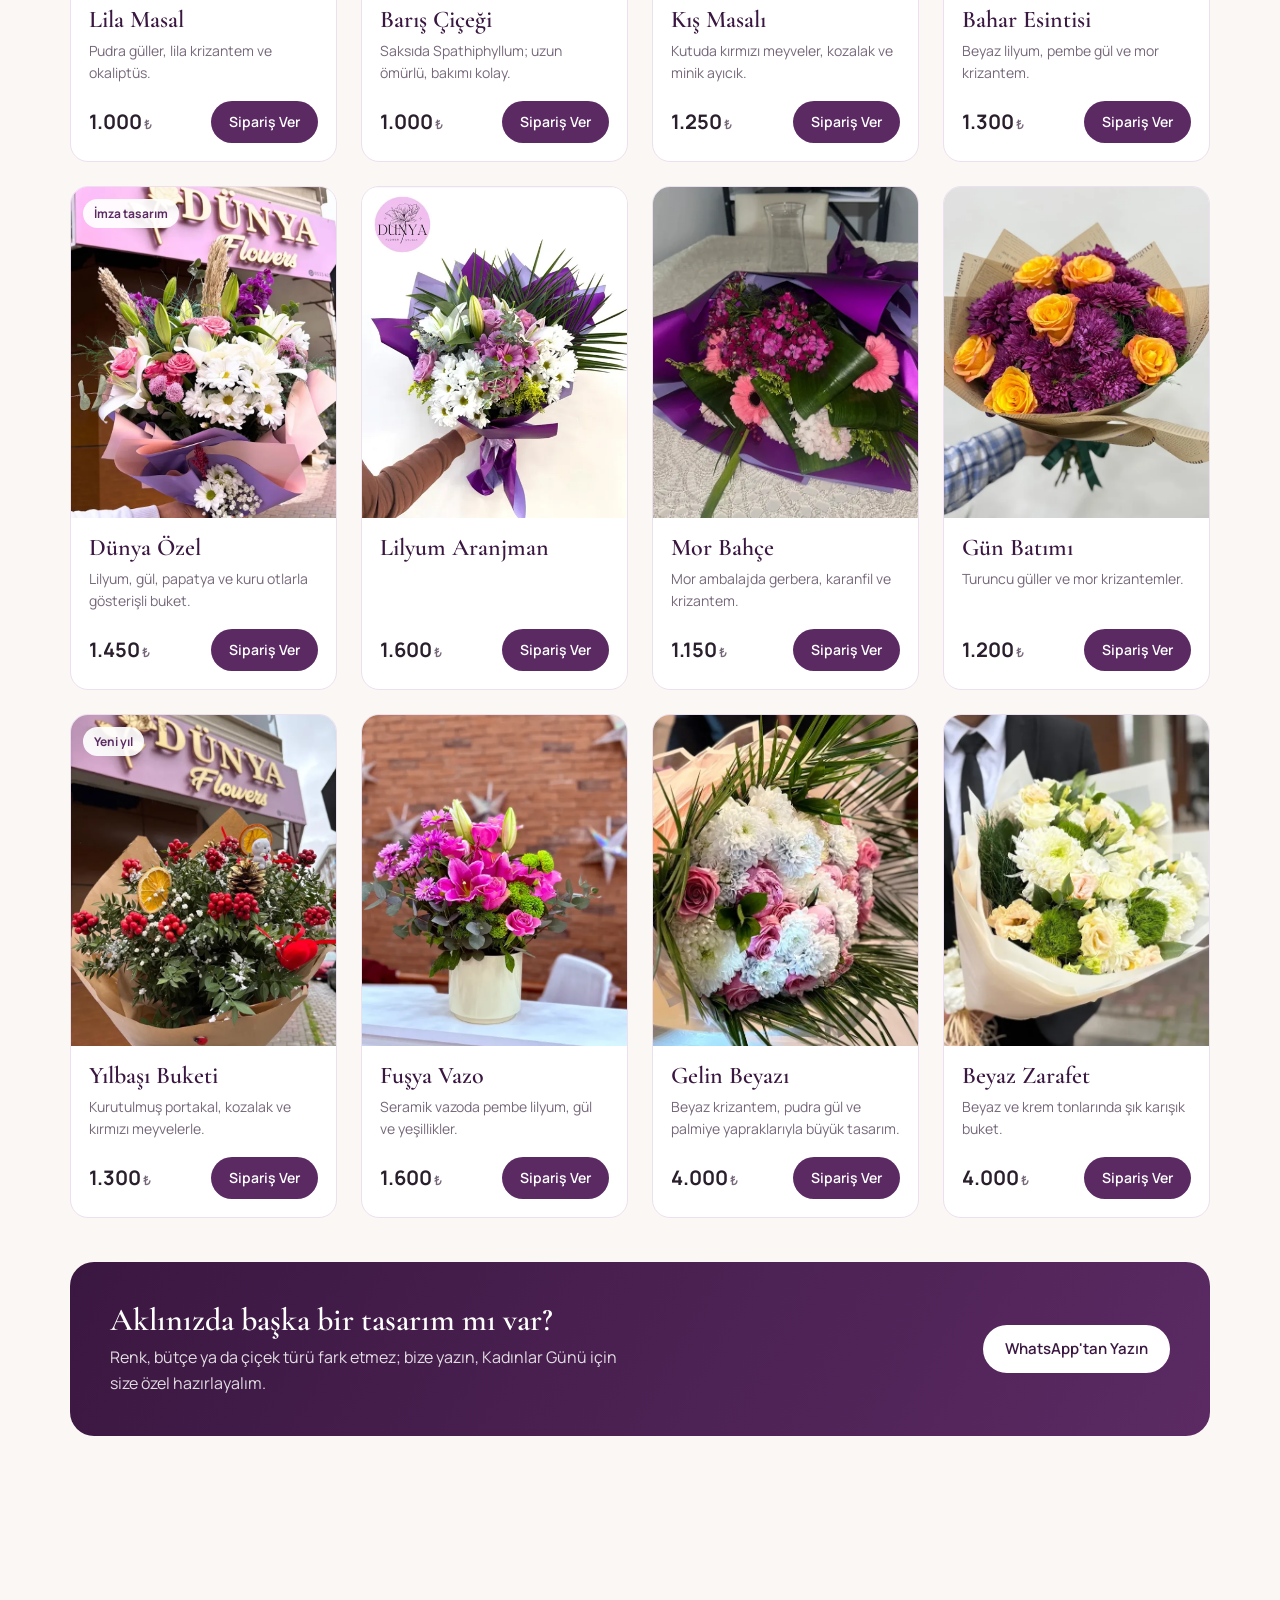
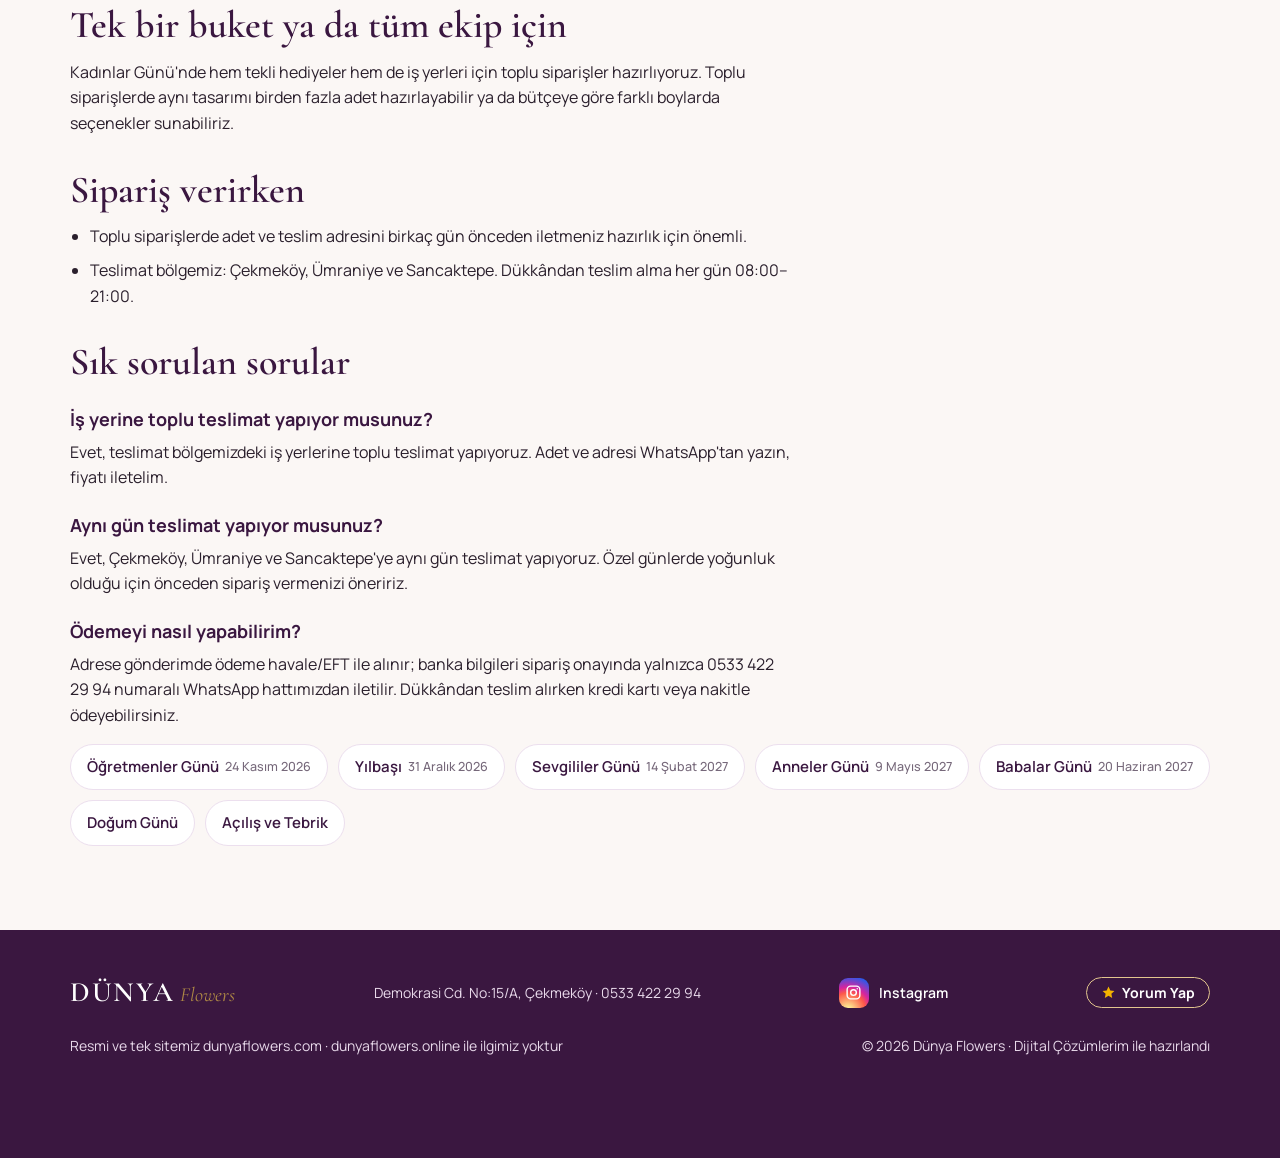
<file: kadinlar-gunu/index.html>
<!doctype html>
<html lang="tr">
<head>
<meta charset="utf-8">
<meta name="viewport" content="width=device-width, initial-scale=1">
<link rel="canonical" href="https://www.dunyaflowers.com/kadinlar-gunu/">
<title>8 Mart Kadınlar Günü Çiçekleri Çekmeköy | Dünya Flowers</title>
<meta name="description" content="8 Mart Dünya Kadınlar Günü için buket ve saksı çiçekleri; iş yerleri için toplu sipariş. Çekmeköy, Ümraniye ve Sancaktepe&#x27;ye teslimat.">
<meta name="theme-color" content="#3a1740">
<link rel="icon" type="image/png" href="/images/favicon.png">
<link rel="apple-touch-icon" href="/images/apple-touch-icon.png">
<meta property="og:type" content="website">
<meta property="og:locale" content="tr_TR">
<meta property="og:site_name" content="Dünya Flowers">
<meta property="og:title" content="8 Mart Kadınlar Günü Çiçekleri Çekmeköy">
<meta property="og:description" content="8 Mart Dünya Kadınlar Günü için buket ve saksı çiçekleri; iş yerleri için toplu sipariş. Çekmeköy, Ümraniye ve Sancaktepe&#x27;ye teslimat.">
<meta property="og:url" content="https://www.dunyaflowers.com/kadinlar-gunu/">
<meta property="og:image" content="https://www.dunyaflowers.com/images/og-image.jpg">
<meta name="twitter:card" content="summary_large_image">
<link rel="preconnect" href="https://fonts.googleapis.com">
<link rel="preconnect" href="https://fonts.gstatic.com" crossorigin>
<link href="https://fonts.googleapis.com/css2?family=Cormorant+Garamond:ital,wght@0,500;0,600;1,500&family=Manrope:wght@400;500;600;700&display=swap" rel="stylesheet">
<link rel="stylesheet" href="/assets/site.css">
<script type="application/ld+json">
{
  "@context": "https://schema.org",
  "@type": "BreadcrumbList",
  "itemListElement": [
    {
      "@type": "ListItem",
      "position": 1,
      "name": "Ana sayfa",
      "item": "https://www.dunyaflowers.com/"
    },
    {
      "@type": "ListItem",
      "position": 2,
      "name": "Özel Günler",
      "item": "https://www.dunyaflowers.com/ozel-gunler/"
    },
    {
      "@type": "ListItem",
      "position": 3,
      "name": "Kadınlar Günü",
      "item": "https://www.dunyaflowers.com/kadinlar-gunu/"
    }
  ]
}
</script>
</head>
<body data-gun="kadinlar-gunu" data-gun-adi="Kadınlar Günü">

<header>
  <div class="wrap nav">
    <a href="/" class="logo-img"><img src="/images/logo.webp" width="440" height="360" alt="Dünya Flower Studio"></a>
    <ul>
      <li><a href="/#urunler">Çiçekler</a></li>
      <li><a href="/ozel-gunler/">Özel Günler</a></li>
      <li><a href="/#teslimat">Teslimat</a></li>
      <li><a href="/#iletisim">İletişim</a></li>
    </ul>
    <div class="nav-end">
      <a class="ig" target="_blank" rel="noopener" aria-label="Instagram: @dunya.flowers" href="https://www.instagram.com/dunya.flowers/"><svg viewBox="0 0 24 24" fill="none" stroke="currentColor" stroke-width="2"><rect x="3" y="3" width="18" height="18" rx="5"/><circle cx="12" cy="12" r="4"/><circle cx="17.3" cy="6.7" r="1.1" fill="currentColor" stroke="none"/></svg></a>
      <a class="btn btn-primary" href="/#urunler">Sipariş Ver</a>
    </div>
  </div>
</header>

<main>
  <section class="occ-hero">
    <div class="wrap">
      <nav class="crumbs" aria-label="Konum"><a href="/">Ana sayfa</a> › <a href="/ozel-gunler/">Özel Günler</a> › <span aria-current="page">Kadınlar Günü</span></nav>
      <span class="eyebrow">✿ 8 Mart 2027, Pazartesi</span>
      <h1>Kadınlar Günü çiçekleri</h1>
      <p class="lead">8 Mart&#x27;ta annenize, eşinize, arkadaşınıza ya da iş arkadaşlarınıza taze bir buketle değer verdiğinizi gösterin.</p>
      <div class="hero-cta">
        <a class="btn btn-primary" href="#urunler">Çiçekleri İncele</a>
        <a class="btn btn-ghost" target="_blank" rel="noopener" href="https://wa.me/905334222994?text=Merhaba%2C%20Kad%C4%B1nlar%20G%C3%BCn%C3%BC%20i%C3%A7in%20%C3%A7i%C3%A7ek%20sipari%C5%9Fi%20vermek%20istiyorum.">WhatsApp'tan Sorun</a>
      </div>
    </div>
  </section>

  <section class="block" id="urunler">
    <div class="wrap">
      <div class="head">
        <h2>Kadınlar Günü için çiçeklerimiz</h2>
        <p>Tüm tasarımlar o gün taze çiçeklerle hazırlanır. Çekmeköy, Ümraniye ve Sancaktepe'ye aynı gün teslimat; dükkândan teslim alma her gün 08:00–21:00.</p>
      </div>
      <div class="grid" id="grid">
      <article class="card">
        <div class="ph">
          <img loading="lazy" decoding="async" src="/images/kirmizi-ask-gul-buketi.webp" alt="Kırmızı Aşk çiçek buketi">
          <span class="tag">En çok tercih edilen</span>
        </div>
        <div class="body">
          <h3>Kırmızı Aşk</h3>
          <p class="desc">Siyah özel ambalajda bol kırmızı gül buketi. (41&#x27;li gül)</p>
          <div class="row">
            <span class="price">3.000<small>₺</small></span>
            <button class="btn btn-primary" data-order="0">Sipariş Ver</button>
          </div>
        </div>
      </article>
      <article class="card">
        <div class="ph">
          <img loading="lazy" decoding="async" src="/images/klasik-kirmizi-gul-buketi.webp" alt="Klasik Kırmızı Gül çiçek buketi">
          
        </div>
        <div class="body">
          <h3>Klasik Kırmızı Gül</h3>
          <p class="desc">Kraft ambalajda kırmızı güller ve beyaz detaylar. (25&#x27;li gül)</p>
          <div class="row">
            <span class="price">1.750<small>₺</small></span>
            <button class="btn btn-primary" data-order="1">Sipariş Ver</button>
          </div>
        </div>
      </article>
      <article class="card">
        <div class="ph">
          <img loading="lazy" decoding="async" src="/images/mercan-nesesi-buket.webp" alt="Mercan Neşesi çiçek buketi">
          
        </div>
        <div class="body">
          <h3>Mercan Neşesi</h3>
          <p class="desc">Turuncu gül, pembe karanfil ve papatyalar.</p>
          <div class="row">
            <span class="price">850<small>₺</small></span>
            <button class="btn btn-primary" data-order="2">Sipariş Ver</button>
          </div>
        </div>
      </article>
      <article class="card">
        <div class="ph">
          <img loading="lazy" decoding="async" src="/images/pembe-ruya-buket.webp" alt="Pembe Rüya çiçek buketi">
          
        </div>
        <div class="body">
          <h3>Pembe Rüya</h3>
          <p class="desc">Papatya, pembe gül ve mor krizantem; pembe ambalaj.</p>
          <div class="row">
            <span class="price">1.000<small>₺</small></span>
            <button class="btn btn-primary" data-order="3">Sipariş Ver</button>
          </div>
        </div>
      </article>
      <article class="card">
        <div class="ph">
          <img loading="lazy" decoding="async" src="/images/lila-masal-buket.webp" alt="Lila Masal çiçek buketi">
          
        </div>
        <div class="body">
          <h3>Lila Masal</h3>
          <p class="desc">Pudra güller, lila krizantem ve okaliptüs.</p>
          <div class="row">
            <span class="price">1.000<small>₺</small></span>
            <button class="btn btn-primary" data-order="4">Sipariş Ver</button>
          </div>
        </div>
      </article>
      <article class="card">
        <div class="ph">
          <img loading="lazy" decoding="async" src="/images/baris-cicegi-saksi.webp" alt="Barış Çiçeği çiçek buketi">
          
        </div>
        <div class="body">
          <h3>Barış Çiçeği</h3>
          <p class="desc">Saksıda Spathiphyllum; uzun ömürlü, bakımı kolay.</p>
          <div class="row">
            <span class="price">1.000<small>₺</small></span>
            <button class="btn btn-primary" data-order="5">Sipariş Ver</button>
          </div>
        </div>
      </article>
      <article class="card">
        <div class="ph">
          <img loading="lazy" decoding="async" src="/images/kis-masali-ozel-tasarim.webp" alt="Kış Masalı çiçek buketi">
          <span class="tag">Yeni yıl</span>
        </div>
        <div class="body">
          <h3>Kış Masalı</h3>
          <p class="desc">Kutuda kırmızı meyveler, kozalak ve minik ayıcık.</p>
          <div class="row">
            <span class="price">1.250<small>₺</small></span>
            <button class="btn btn-primary" data-order="6">Sipariş Ver</button>
          </div>
        </div>
      </article>
      <article class="card">
        <div class="ph">
          <img loading="lazy" decoding="async" src="/images/bahar-esintisi-buket.webp" alt="Bahar Esintisi çiçek buketi">
          
        </div>
        <div class="body">
          <h3>Bahar Esintisi</h3>
          <p class="desc">Beyaz lilyum, pembe gül ve mor krizantem.</p>
          <div class="row">
            <span class="price">1.300<small>₺</small></span>
            <button class="btn btn-primary" data-order="7">Sipariş Ver</button>
          </div>
        </div>
      </article>
      <article class="card">
        <div class="ph">
          <img loading="lazy" decoding="async" src="/images/dunya-ozel-ozel-tasarim.webp" alt="Dünya Özel çiçek buketi">
          <span class="tag">İmza tasarım</span>
        </div>
        <div class="body">
          <h3>Dünya Özel</h3>
          <p class="desc">Lilyum, gül, papatya ve kuru otlarla gösterişli buket.</p>
          <div class="row">
            <span class="price">1.450<small>₺</small></span>
            <button class="btn btn-primary" data-order="8">Sipariş Ver</button>
          </div>
        </div>
      </article>
      <article class="card">
        <div class="ph">
          <img loading="lazy" decoding="async" src="/images/lilyum-aranjman.webp" alt="Lilyum Aranjman çiçek buketi">
          
        </div>
        <div class="body">
          <h3>Lilyum Aranjman</h3>
          <p class="desc"></p>
          <div class="row">
            <span class="price">1.600<small>₺</small></span>
            <button class="btn btn-primary" data-order="9">Sipariş Ver</button>
          </div>
        </div>
      </article>
      <article class="card">
        <div class="ph">
          <img loading="lazy" decoding="async" src="/images/mor-bahce-buket.webp" alt="Mor Bahçe çiçek buketi">
          
        </div>
        <div class="body">
          <h3>Mor Bahçe</h3>
          <p class="desc">Mor ambalajda gerbera, karanfil ve krizantem.</p>
          <div class="row">
            <span class="price">1.150<small>₺</small></span>
            <button class="btn btn-primary" data-order="10">Sipariş Ver</button>
          </div>
        </div>
      </article>
      <article class="card">
        <div class="ph">
          <img loading="lazy" decoding="async" src="/images/gun-batimi-gul-buketi.webp" alt="Gün Batımı çiçek buketi">
          
        </div>
        <div class="body">
          <h3>Gün Batımı</h3>
          <p class="desc">Turuncu güller ve mor krizantemler.</p>
          <div class="row">
            <span class="price">1.200<small>₺</small></span>
            <button class="btn btn-primary" data-order="11">Sipariş Ver</button>
          </div>
        </div>
      </article>
      <article class="card">
        <div class="ph">
          <img loading="lazy" decoding="async" src="/images/yilbasi-buketi.webp" alt="Yılbaşı Buketi çiçek buketi">
          <span class="tag">Yeni yıl</span>
        </div>
        <div class="body">
          <h3>Yılbaşı Buketi</h3>
          <p class="desc">Kurutulmuş portakal, kozalak ve kırmızı meyvelerle.</p>
          <div class="row">
            <span class="price">1.300<small>₺</small></span>
            <button class="btn btn-primary" data-order="12">Sipariş Ver</button>
          </div>
        </div>
      </article>
      <article class="card">
        <div class="ph">
          <img loading="lazy" decoding="async" src="/images/fusya-vazo-cicek.webp" alt="Fuşya Vazo çiçek buketi">
          
        </div>
        <div class="body">
          <h3>Fuşya Vazo</h3>
          <p class="desc">Seramik vazoda pembe lilyum, gül ve yeşillikler.</p>
          <div class="row">
            <span class="price">1.600<small>₺</small></span>
            <button class="btn btn-primary" data-order="13">Sipariş Ver</button>
          </div>
        </div>
      </article>
      <article class="card">
        <div class="ph">
          <img loading="lazy" decoding="async" src="/images/gelin-beyazi-ozel-tasarim.webp" alt="Gelin Beyazı çiçek buketi">
          
        </div>
        <div class="body">
          <h3>Gelin Beyazı</h3>
          <p class="desc">Beyaz krizantem, pudra gül ve palmiye yapraklarıyla büyük tasarım.</p>
          <div class="row">
            <span class="price">4.000<small>₺</small></span>
            <button class="btn btn-primary" data-order="14">Sipariş Ver</button>
          </div>
        </div>
      </article>
      <article class="card">
        <div class="ph">
          <img loading="lazy" decoding="async" src="/images/beyaz-zarafet-buket.webp" alt="Beyaz Zarafet çiçek buketi">
          
        </div>
        <div class="body">
          <h3>Beyaz Zarafet</h3>
          <p class="desc">Beyaz ve krem tonlarında şık karışık buket.</p>
          <div class="row">
            <span class="price">4.000<small>₺</small></span>
            <button class="btn btn-primary" data-order="15">Sipariş Ver</button>
          </div>
        </div>
      </article>
      </div>
      <div class="custom">
        <div>
          <h3>Aklınızda başka bir tasarım mı var?</h3>
          <p>Renk, bütçe ya da çiçek türü fark etmez; bize yazın, Kadınlar Günü için size özel hazırlayalım.</p>
        </div>
        <a class="btn btn-light" target="_blank" rel="noopener" href="https://wa.me/905334222994?text=Merhaba%2C%20Kad%C4%B1nlar%20G%C3%BCn%C3%BC%20i%C3%A7in%20%C3%A7i%C3%A7ek%20sipari%C5%9Fi%20vermek%20istiyorum.">WhatsApp'tan Yazın</a>
      </div>
    </div>
  </section>

  <section class="block" id="bilgi">
    <div class="wrap">
      <div class="prose">
<h2>Tek bir buket ya da tüm ekip için</h2>
<p>Kadınlar Günü&#x27;nde hem tekli hediyeler hem de iş yerleri için toplu siparişler hazırlıyoruz. Toplu siparişlerde aynı tasarımı birden fazla adet hazırlayabilir ya da bütçeye göre farklı boylarda seçenekler sunabiliriz.</p>
<h2>Sipariş verirken</h2>
<ul><li>Toplu siparişlerde adet ve teslim adresini birkaç gün önceden iletmeniz hazırlık için önemli.</li><li>Teslimat bölgemiz: Çekmeköy, Ümraniye ve Sancaktepe. Dükkândan teslim alma her gün 08:00–21:00.</li></ul>
<h2>Sık sorulan sorular</h2>
<h3>İş yerine toplu teslimat yapıyor musunuz?</h3>
<p>Evet, teslimat bölgemizdeki iş yerlerine toplu teslimat yapıyoruz. Adet ve adresi WhatsApp&#x27;tan yazın, fiyatı iletelim.</p>
<h3>Aynı gün teslimat yapıyor musunuz?</h3>
<p>Evet, Çekmeköy, Ümraniye ve Sancaktepe&#x27;ye aynı gün teslimat yapıyoruz. Özel günlerde yoğunluk olduğu için önceden sipariş vermenizi öneririz.</p>
<h3>Ödemeyi nasıl yapabilirim?</h3>
<p>Adrese gönderimde ödeme havale/EFT ile alınır; banka bilgileri sipariş onayında yalnızca 0533 422 29 94 numaralı WhatsApp hattımızdan iletilir. Dükkândan teslim alırken kredi kartı veya nakitle ödeyebilirsiniz.</p>
      </div>
      <h2 class="sr-only">Diğer özel günler</h2>
      <div class="occ-links"><a href="/ogretmenler-gunu/">Öğretmenler Günü <small>24 Kasım 2026</small></a><a href="/yilbasi/">Yılbaşı <small>31 Aralık 2026</small></a><a href="/sevgililer-gunu/">Sevgililer Günü <small>14 Şubat 2027</small></a><a href="/anneler-gunu/">Anneler Günü <small>9 Mayıs 2027</small></a><a href="/babalar-gunu/">Babalar Günü <small>20 Haziran 2027</small></a><a href="/dogum-gunu/">Doğum Günü</a><a href="/acilis-tebrik/">Açılış ve Tebrik</a></div>
    </div>
  </section>
</main>

<footer>
  <div class="wrap foot">
    <a href="/" class="logo"><b>DÜNYA</b><i>Flowers</i></a>
    <span>Demokrasi Cd. No:15/A, Çekmeköy · 0533 422 29 94</span>
    <a class="ig-link" target="_blank" rel="noopener" href="https://www.instagram.com/dunya.flowers/"><span class="ig"><svg viewBox="0 0 24 24" fill="none" stroke="currentColor" stroke-width="2"><rect x="3" y="3" width="18" height="18" rx="5"/><circle cx="12" cy="12" r="4"/><circle cx="17.3" cy="6.7" r="1.1" fill="currentColor" stroke="none"/></svg></span>Instagram</a>
    <a class="btn-review" target="_blank" rel="noopener" href="https://www.google.com/search?q=d%C3%BCnya+flowers+yorumlar%C4%B1&amp;si=APenkKm7iecQ4G6P-TsbSMFKIQtv3EFIqRAFw-i8uEbk55Z-_0Ers0VjT8CBw7feY1HvsHXymXY1lqwqu9412IB__2I2o9CK-ntvsbl8cAKes8vPfk-7_qUAxAakHDf-r95ETPpaDNe9GapcNFDY69vf-C8G-AC7jg%3D%3D"><svg viewBox="0 0 24 24" fill="currentColor" aria-hidden="true"><path d="M12 2.5l2.9 6.1 6.6.8-4.9 4.6 1.3 6.6L12 17.3l-5.9 3.3 1.3-6.6L2.5 9.4l6.6-.8z"/></svg>Yorum Yap</a>
    <span>Resmi ve tek sitemiz dunyaflowers.com · dunyaflowers.online ile ilgimiz yoktur</span>
    <span>© <span id="yr"></span> Dünya Flowers · <a href="https://omerkartli.github.io/dijital-cozumlerim/">Dijital Çözümlerim ile hazırlandı</a></span>
  </div>
</footer>

<a class="fab" id="fab" target="_blank" rel="noopener" aria-label="WhatsApp" href="https://wa.me/905334222994">
  <svg viewBox="0 0 24 24" fill="currentColor"><path d="M17.5 14.4c-.3-.1-1.8-.9-2-1-.3-.1-.5-.1-.7.1-.2.3-.8 1-.9 1.2-.2.2-.3.2-.6.1-.3-.1-1.3-.5-2.4-1.5-.9-.8-1.5-1.8-1.7-2.1-.2-.3 0-.5.1-.6l.4-.5c.2-.2.2-.3.3-.5.1-.2 0-.4 0-.5l-.9-2.2c-.2-.6-.5-.5-.7-.5h-.6c-.2 0-.5.1-.8.4-.3.3-1 1-1 2.5s1.1 2.9 1.2 3.1c.1.2 2.1 3.2 5.1 4.5.7.3 1.3.5 1.7.6.7.2 1.4.2 1.9.1.6-.1 1.8-.7 2-1.4.2-.7.2-1.3.2-1.4-.1-.1-.3-.2-.6-.3zM12 21.8c-1.8 0-3.5-.5-5-1.4l-.4-.2-3.7 1 1-3.6-.2-.4A9.8 9.8 0 0 1 12 2.2a9.8 9.8 0 0 1 9.8 9.8c0 5.4-4.4 9.8-9.8 9.8zM20.5 3.5A11.8 11.8 0 0 0 1.9 17.7L.2 24l6.4-1.7A11.8 11.8 0 0 0 24 12c0-3.2-1.2-6.2-3.5-8.5z"/></svg>
</a>

<div class="mbar">
  <a class="btn btn-ghost" href="tel:+905334222994">Hemen Ara</a>
  <a class="btn btn-wa" target="_blank" rel="noopener" href="https://wa.me/905334222994">WhatsApp</a>
</div>

<!-- Order modal -->
<div class="overlay" id="overlay" aria-hidden="true">
  <div class="modal" role="dialog" aria-modal="true" aria-labelledby="mTitle">
    <div class="m-img">
      <img id="mImg" src="/images/dunya-ozel-ozel-tasarim.webp" alt="">
      <div class="cap"><b id="mName"></b><span id="mPrice"></span></div>
    </div>
    <form class="m-form" id="orderForm" novalidate>
      <button type="button" class="close" id="closeBtn" aria-label="Kapat">×</button>
      <h3 id="mTitle">Sipariş Ver</h3>
      <p class="sub">Formu doldurun, siparişiniz WhatsApp üzerinden bize iletilsin.</p>

      <div class="seg">
        <label><input type="radio" name="method" value="pickup" checked><span>Gelip Alacağım<small>Dükkândan teslim</small></span></label>
        <label><input type="radio" name="method" value="delivery"><span>Adrese Gönderin<small>Biz iletelim</small></span></label>
      </div>

      <div class="fields">
        <div class="f"><label for="fName">Adınız Soyadınız</label><input id="fName" required autocomplete="name"></div>
        <div class="f"><label for="fPhone">Telefonunuz</label><input id="fPhone" type="tel" required autocomplete="tel" placeholder="05xx xxx xx xx"></div>
        <div class="f"><label for="fDate" id="lDate">Teslim alma tarihi</label><input id="fDate" type="date" required></div>
        <div class="f"><label for="fTime">Saat aralığı</label>
          <select id="fTime">
            <option>10:00 – 12:00</option>
            <option>12:00 – 14:00</option>
            <option>14:00 – 16:00</option>
            <option>16:00 – 18:00</option>
            <option>18:00 – 21:00</option>
          </select>
        </div>

        <div class="deliv-only" id="delivFields" hidden>
          <div class="sec-title">Alıcı bilgileri</div>
          <div class="f"><label for="fRName">Alıcının adı</label><input id="fRName"></div>
          <div class="f"><label for="fRPhone">Alıcının telefonu</label><input id="fRPhone" type="tel"></div>
          <div class="f full"><label for="fAddr">Teslimat adresi</label><textarea id="fAddr" placeholder="Mahalle, cadde/sokak, bina no, daire, ilçe"></textarea></div>
        </div>

        <div class="f full"><label for="fNote">Kart notu <span style="font-weight:400;color:var(--muted)">(isteğe bağlı)</span></label><textarea id="fNote" placeholder="Örn: İyi ki doğdun! ♥"></textarea></div>
      </div>

      <div class="summary"><span id="sumLabel">Ürün tutarı</span><b id="sumPrice"></b></div>
      <button class="btn btn-wa" type="submit">
        <svg viewBox="0 0 24 24" fill="currentColor"><path d="M17.5 14.4c-.3-.1-1.8-.9-2-1-.3-.1-.5-.1-.7.1-.2.3-.8 1-.9 1.2-.2.2-.3.2-.6.1-.3-.1-1.3-.5-2.4-1.5-.9-.8-1.5-1.8-1.7-2.1-.2-.3 0-.5.1-.6l.4-.5c.2-.2.2-.3.3-.5.1-.2 0-.4 0-.5l-.9-2.2c-.2-.6-.5-.5-.7-.5h-.6c-.2 0-.5.1-.8.4-.3.3-1 1-1 2.5s1.1 2.9 1.2 3.1c.1.2 2.1 3.2 5.1 4.5.7.3 1.3.5 1.7.6.7.2 1.4.2 1.9.1.6-.1 1.8-.7 2-1.4.2-.7.2-1.3.2-1.4-.1-.1-.3-.2-.6-.3zM12 21.8c-1.8 0-3.5-.5-5-1.4l-.4-.2-3.7 1 1-3.6-.2-.4A9.8 9.8 0 0 1 12 2.2a9.8 9.8 0 0 1 9.8 9.8c0 5.4-4.4 9.8-9.8 9.8zM20.5 3.5A11.8 11.8 0 0 0 1.9 17.7L.2 24l6.4-1.7A11.8 11.8 0 0 0 24 12c0-3.2-1.2-6.2-3.5-8.5z"/></svg>
        Siparişi WhatsApp'tan Gönder
      </button>
      <p class="note" id="note">Siparişiniz onaylandığında hazırlamaya başlıyoruz.</p>
    </form>
  </div>
</div>

<script src="/assets/site.js"></script>
</body>
</html>
</file>
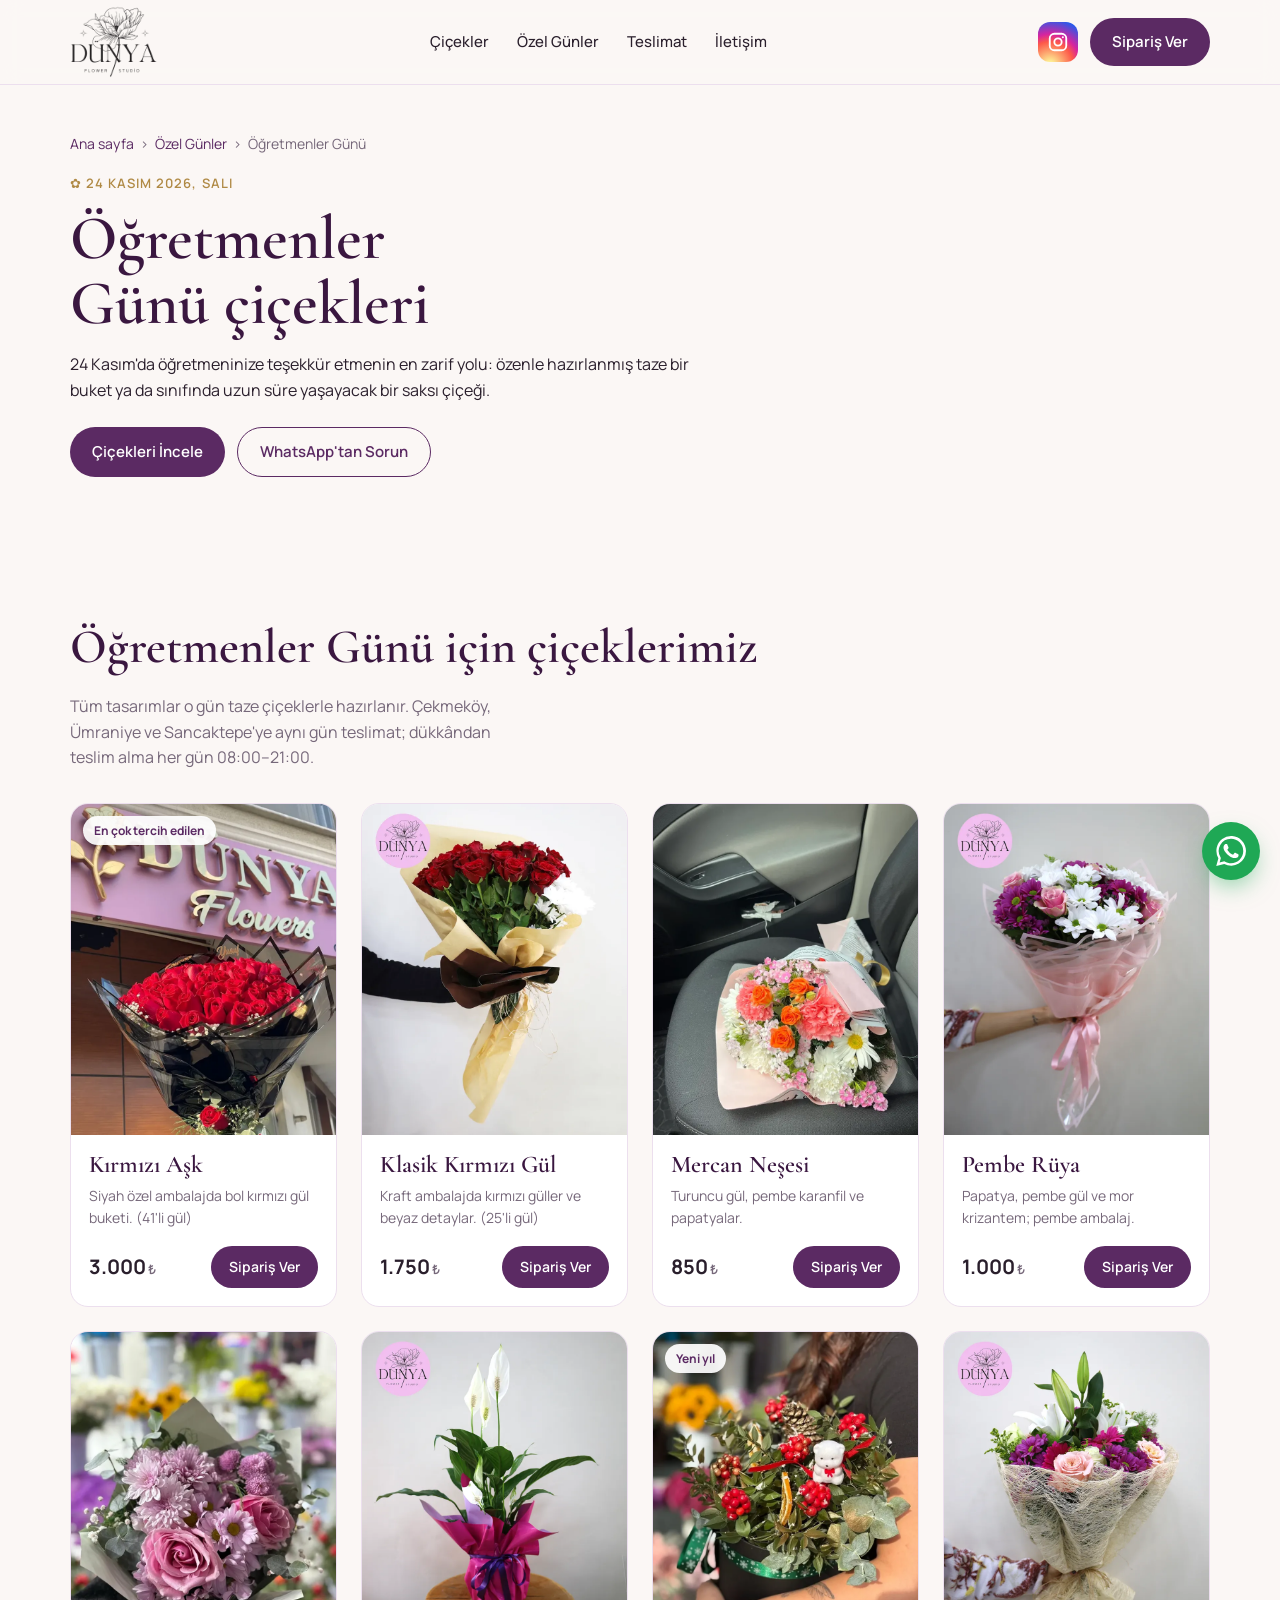
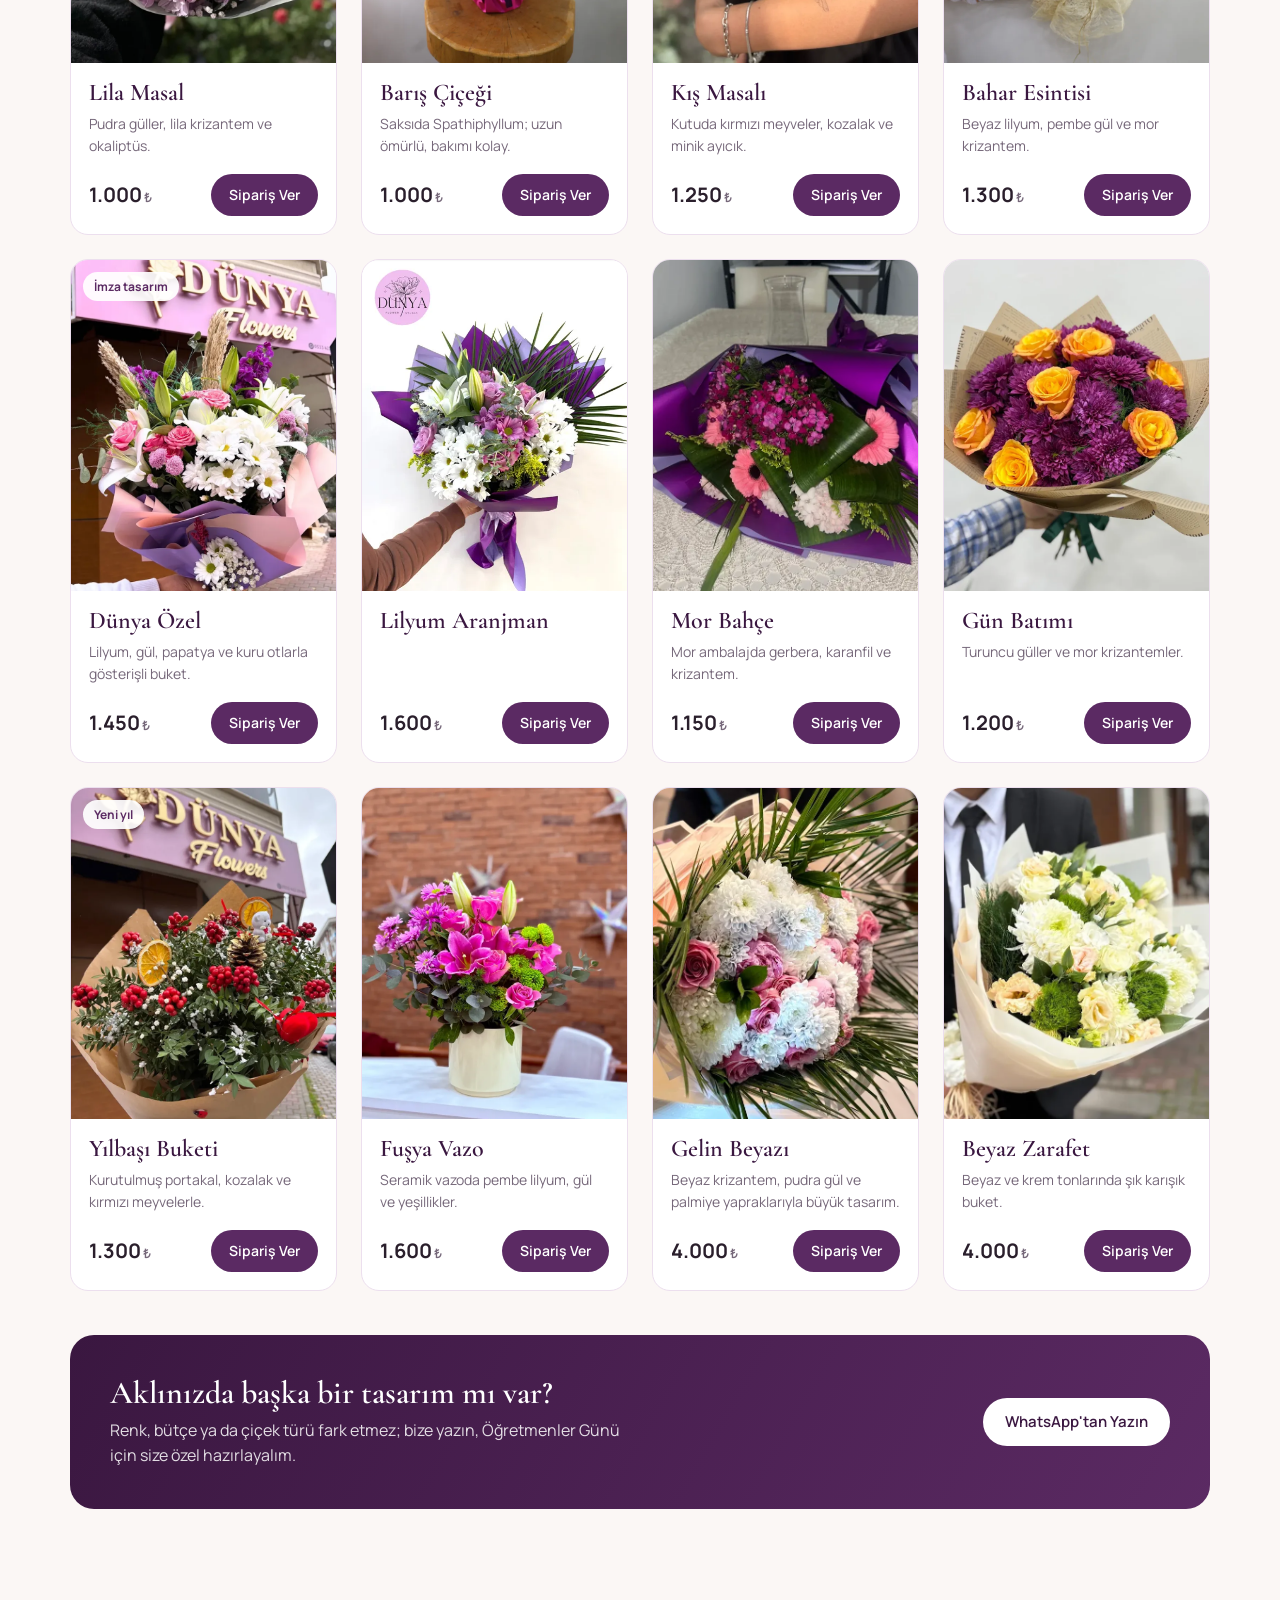
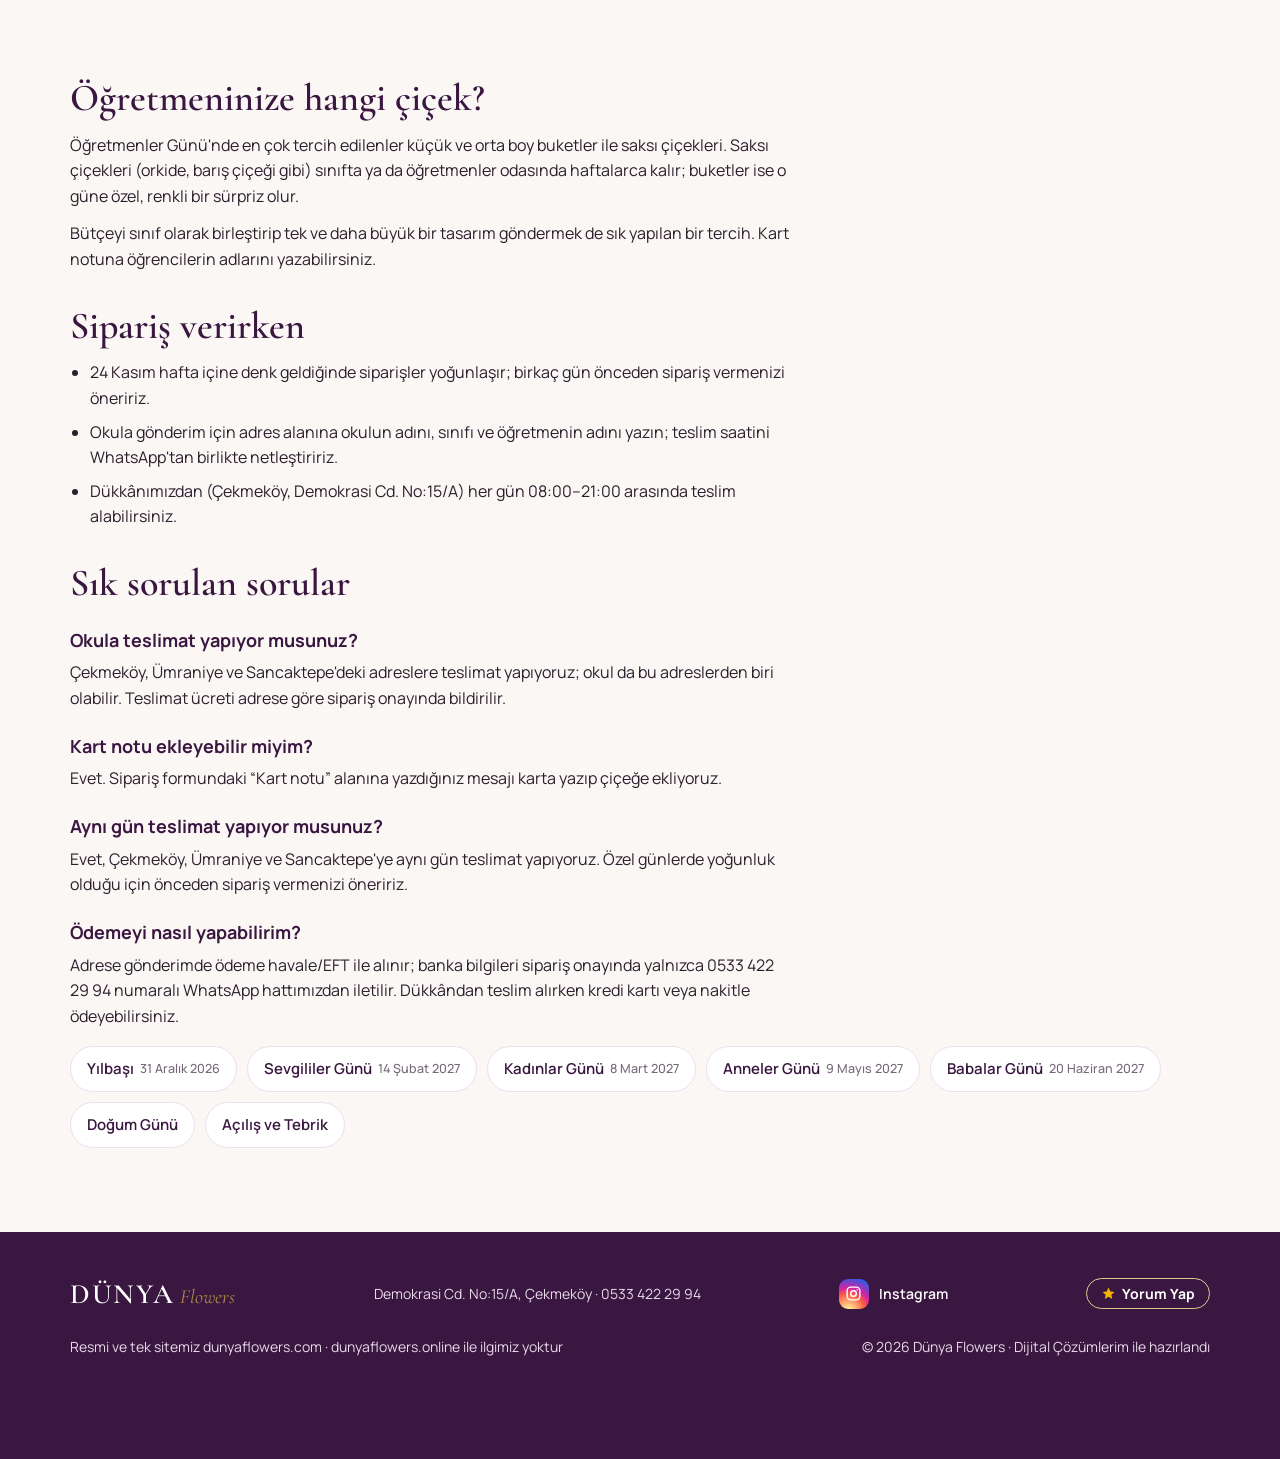
<file: ogretmenler-gunu/index.html>
<!doctype html>
<html lang="tr">
<head>
<meta charset="utf-8">
<meta name="viewport" content="width=device-width, initial-scale=1">
<link rel="canonical" href="https://www.dunyaflowers.com/ogretmenler-gunu/">
<title>Öğretmenler Günü Çiçekleri Çekmeköy | Dünya Flowers</title>
<meta name="description" content="Öğretmenler Günü (24 Kasım) için buket ve saksı çiçekleri. Çekmeköy, Ümraniye ve Sancaktepe&#x27;ye teslimat, dükkândan teslim alma. WhatsApp&#x27;tan kolay sipariş.">
<meta name="theme-color" content="#3a1740">
<link rel="icon" type="image/png" href="/images/favicon.png">
<link rel="apple-touch-icon" href="/images/apple-touch-icon.png">
<meta property="og:type" content="website">
<meta property="og:locale" content="tr_TR">
<meta property="og:site_name" content="Dünya Flowers">
<meta property="og:title" content="Öğretmenler Günü Çiçekleri Çekmeköy">
<meta property="og:description" content="Öğretmenler Günü (24 Kasım) için buket ve saksı çiçekleri. Çekmeköy, Ümraniye ve Sancaktepe&#x27;ye teslimat, dükkândan teslim alma. WhatsApp&#x27;tan kolay sipariş.">
<meta property="og:url" content="https://www.dunyaflowers.com/ogretmenler-gunu/">
<meta property="og:image" content="https://www.dunyaflowers.com/images/og-image.jpg">
<meta name="twitter:card" content="summary_large_image">
<link rel="preconnect" href="https://fonts.googleapis.com">
<link rel="preconnect" href="https://fonts.gstatic.com" crossorigin>
<link href="https://fonts.googleapis.com/css2?family=Cormorant+Garamond:ital,wght@0,500;0,600;1,500&family=Manrope:wght@400;500;600;700&display=swap" rel="stylesheet">
<link rel="stylesheet" href="/assets/site.css">
<script type="application/ld+json">
{
  "@context": "https://schema.org",
  "@type": "BreadcrumbList",
  "itemListElement": [
    {
      "@type": "ListItem",
      "position": 1,
      "name": "Ana sayfa",
      "item": "https://www.dunyaflowers.com/"
    },
    {
      "@type": "ListItem",
      "position": 2,
      "name": "Özel Günler",
      "item": "https://www.dunyaflowers.com/ozel-gunler/"
    },
    {
      "@type": "ListItem",
      "position": 3,
      "name": "Öğretmenler Günü",
      "item": "https://www.dunyaflowers.com/ogretmenler-gunu/"
    }
  ]
}
</script>
</head>
<body data-gun="ogretmenler-gunu" data-gun-adi="Öğretmenler Günü">

<header>
  <div class="wrap nav">
    <a href="/" class="logo-img"><img src="/images/logo.webp" width="440" height="360" alt="Dünya Flower Studio"></a>
    <ul>
      <li><a href="/#urunler">Çiçekler</a></li>
      <li><a href="/ozel-gunler/">Özel Günler</a></li>
      <li><a href="/#teslimat">Teslimat</a></li>
      <li><a href="/#iletisim">İletişim</a></li>
    </ul>
    <div class="nav-end">
      <a class="ig" target="_blank" rel="noopener" aria-label="Instagram: @dunya.flowers" href="https://www.instagram.com/dunya.flowers/"><svg viewBox="0 0 24 24" fill="none" stroke="currentColor" stroke-width="2"><rect x="3" y="3" width="18" height="18" rx="5"/><circle cx="12" cy="12" r="4"/><circle cx="17.3" cy="6.7" r="1.1" fill="currentColor" stroke="none"/></svg></a>
      <a class="btn btn-primary" href="/#urunler">Sipariş Ver</a>
    </div>
  </div>
</header>

<main>
  <section class="occ-hero">
    <div class="wrap">
      <nav class="crumbs" aria-label="Konum"><a href="/">Ana sayfa</a> › <a href="/ozel-gunler/">Özel Günler</a> › <span aria-current="page">Öğretmenler Günü</span></nav>
      <span class="eyebrow">✿ 24 Kasım 2026, Salı</span>
      <h1>Öğretmenler Günü çiçekleri</h1>
      <p class="lead">24 Kasım&#x27;da öğretmeninize teşekkür etmenin en zarif yolu: özenle hazırlanmış taze bir buket ya da sınıfında uzun süre yaşayacak bir saksı çiçeği.</p>
      <div class="hero-cta">
        <a class="btn btn-primary" href="#urunler">Çiçekleri İncele</a>
        <a class="btn btn-ghost" target="_blank" rel="noopener" href="https://wa.me/905334222994?text=Merhaba%2C%20%C3%96%C4%9Fretmenler%20G%C3%BCn%C3%BC%20i%C3%A7in%20%C3%A7i%C3%A7ek%20sipari%C5%9Fi%20vermek%20istiyorum.">WhatsApp'tan Sorun</a>
      </div>
    </div>
  </section>

  <section class="block" id="urunler">
    <div class="wrap">
      <div class="head">
        <h2>Öğretmenler Günü için çiçeklerimiz</h2>
        <p>Tüm tasarımlar o gün taze çiçeklerle hazırlanır. Çekmeköy, Ümraniye ve Sancaktepe'ye aynı gün teslimat; dükkândan teslim alma her gün 08:00–21:00.</p>
      </div>
      <div class="grid" id="grid">
      <article class="card">
        <div class="ph">
          <img loading="lazy" decoding="async" src="/images/kirmizi-ask-gul-buketi.webp" alt="Kırmızı Aşk çiçek buketi">
          <span class="tag">En çok tercih edilen</span>
        </div>
        <div class="body">
          <h3>Kırmızı Aşk</h3>
          <p class="desc">Siyah özel ambalajda bol kırmızı gül buketi. (41&#x27;li gül)</p>
          <div class="row">
            <span class="price">3.000<small>₺</small></span>
            <button class="btn btn-primary" data-order="0">Sipariş Ver</button>
          </div>
        </div>
      </article>
      <article class="card">
        <div class="ph">
          <img loading="lazy" decoding="async" src="/images/klasik-kirmizi-gul-buketi.webp" alt="Klasik Kırmızı Gül çiçek buketi">
          
        </div>
        <div class="body">
          <h3>Klasik Kırmızı Gül</h3>
          <p class="desc">Kraft ambalajda kırmızı güller ve beyaz detaylar. (25&#x27;li gül)</p>
          <div class="row">
            <span class="price">1.750<small>₺</small></span>
            <button class="btn btn-primary" data-order="1">Sipariş Ver</button>
          </div>
        </div>
      </article>
      <article class="card">
        <div class="ph">
          <img loading="lazy" decoding="async" src="/images/mercan-nesesi-buket.webp" alt="Mercan Neşesi çiçek buketi">
          
        </div>
        <div class="body">
          <h3>Mercan Neşesi</h3>
          <p class="desc">Turuncu gül, pembe karanfil ve papatyalar.</p>
          <div class="row">
            <span class="price">850<small>₺</small></span>
            <button class="btn btn-primary" data-order="2">Sipariş Ver</button>
          </div>
        </div>
      </article>
      <article class="card">
        <div class="ph">
          <img loading="lazy" decoding="async" src="/images/pembe-ruya-buket.webp" alt="Pembe Rüya çiçek buketi">
          
        </div>
        <div class="body">
          <h3>Pembe Rüya</h3>
          <p class="desc">Papatya, pembe gül ve mor krizantem; pembe ambalaj.</p>
          <div class="row">
            <span class="price">1.000<small>₺</small></span>
            <button class="btn btn-primary" data-order="3">Sipariş Ver</button>
          </div>
        </div>
      </article>
      <article class="card">
        <div class="ph">
          <img loading="lazy" decoding="async" src="/images/lila-masal-buket.webp" alt="Lila Masal çiçek buketi">
          
        </div>
        <div class="body">
          <h3>Lila Masal</h3>
          <p class="desc">Pudra güller, lila krizantem ve okaliptüs.</p>
          <div class="row">
            <span class="price">1.000<small>₺</small></span>
            <button class="btn btn-primary" data-order="4">Sipariş Ver</button>
          </div>
        </div>
      </article>
      <article class="card">
        <div class="ph">
          <img loading="lazy" decoding="async" src="/images/baris-cicegi-saksi.webp" alt="Barış Çiçeği çiçek buketi">
          
        </div>
        <div class="body">
          <h3>Barış Çiçeği</h3>
          <p class="desc">Saksıda Spathiphyllum; uzun ömürlü, bakımı kolay.</p>
          <div class="row">
            <span class="price">1.000<small>₺</small></span>
            <button class="btn btn-primary" data-order="5">Sipariş Ver</button>
          </div>
        </div>
      </article>
      <article class="card">
        <div class="ph">
          <img loading="lazy" decoding="async" src="/images/kis-masali-ozel-tasarim.webp" alt="Kış Masalı çiçek buketi">
          <span class="tag">Yeni yıl</span>
        </div>
        <div class="body">
          <h3>Kış Masalı</h3>
          <p class="desc">Kutuda kırmızı meyveler, kozalak ve minik ayıcık.</p>
          <div class="row">
            <span class="price">1.250<small>₺</small></span>
            <button class="btn btn-primary" data-order="6">Sipariş Ver</button>
          </div>
        </div>
      </article>
      <article class="card">
        <div class="ph">
          <img loading="lazy" decoding="async" src="/images/bahar-esintisi-buket.webp" alt="Bahar Esintisi çiçek buketi">
          
        </div>
        <div class="body">
          <h3>Bahar Esintisi</h3>
          <p class="desc">Beyaz lilyum, pembe gül ve mor krizantem.</p>
          <div class="row">
            <span class="price">1.300<small>₺</small></span>
            <button class="btn btn-primary" data-order="7">Sipariş Ver</button>
          </div>
        </div>
      </article>
      <article class="card">
        <div class="ph">
          <img loading="lazy" decoding="async" src="/images/dunya-ozel-ozel-tasarim.webp" alt="Dünya Özel çiçek buketi">
          <span class="tag">İmza tasarım</span>
        </div>
        <div class="body">
          <h3>Dünya Özel</h3>
          <p class="desc">Lilyum, gül, papatya ve kuru otlarla gösterişli buket.</p>
          <div class="row">
            <span class="price">1.450<small>₺</small></span>
            <button class="btn btn-primary" data-order="8">Sipariş Ver</button>
          </div>
        </div>
      </article>
      <article class="card">
        <div class="ph">
          <img loading="lazy" decoding="async" src="/images/lilyum-aranjman.webp" alt="Lilyum Aranjman çiçek buketi">
          
        </div>
        <div class="body">
          <h3>Lilyum Aranjman</h3>
          <p class="desc"></p>
          <div class="row">
            <span class="price">1.600<small>₺</small></span>
            <button class="btn btn-primary" data-order="9">Sipariş Ver</button>
          </div>
        </div>
      </article>
      <article class="card">
        <div class="ph">
          <img loading="lazy" decoding="async" src="/images/mor-bahce-buket.webp" alt="Mor Bahçe çiçek buketi">
          
        </div>
        <div class="body">
          <h3>Mor Bahçe</h3>
          <p class="desc">Mor ambalajda gerbera, karanfil ve krizantem.</p>
          <div class="row">
            <span class="price">1.150<small>₺</small></span>
            <button class="btn btn-primary" data-order="10">Sipariş Ver</button>
          </div>
        </div>
      </article>
      <article class="card">
        <div class="ph">
          <img loading="lazy" decoding="async" src="/images/gun-batimi-gul-buketi.webp" alt="Gün Batımı çiçek buketi">
          
        </div>
        <div class="body">
          <h3>Gün Batımı</h3>
          <p class="desc">Turuncu güller ve mor krizantemler.</p>
          <div class="row">
            <span class="price">1.200<small>₺</small></span>
            <button class="btn btn-primary" data-order="11">Sipariş Ver</button>
          </div>
        </div>
      </article>
      <article class="card">
        <div class="ph">
          <img loading="lazy" decoding="async" src="/images/yilbasi-buketi.webp" alt="Yılbaşı Buketi çiçek buketi">
          <span class="tag">Yeni yıl</span>
        </div>
        <div class="body">
          <h3>Yılbaşı Buketi</h3>
          <p class="desc">Kurutulmuş portakal, kozalak ve kırmızı meyvelerle.</p>
          <div class="row">
            <span class="price">1.300<small>₺</small></span>
            <button class="btn btn-primary" data-order="12">Sipariş Ver</button>
          </div>
        </div>
      </article>
      <article class="card">
        <div class="ph">
          <img loading="lazy" decoding="async" src="/images/fusya-vazo-cicek.webp" alt="Fuşya Vazo çiçek buketi">
          
        </div>
        <div class="body">
          <h3>Fuşya Vazo</h3>
          <p class="desc">Seramik vazoda pembe lilyum, gül ve yeşillikler.</p>
          <div class="row">
            <span class="price">1.600<small>₺</small></span>
            <button class="btn btn-primary" data-order="13">Sipariş Ver</button>
          </div>
        </div>
      </article>
      <article class="card">
        <div class="ph">
          <img loading="lazy" decoding="async" src="/images/gelin-beyazi-ozel-tasarim.webp" alt="Gelin Beyazı çiçek buketi">
          
        </div>
        <div class="body">
          <h3>Gelin Beyazı</h3>
          <p class="desc">Beyaz krizantem, pudra gül ve palmiye yapraklarıyla büyük tasarım.</p>
          <div class="row">
            <span class="price">4.000<small>₺</small></span>
            <button class="btn btn-primary" data-order="14">Sipariş Ver</button>
          </div>
        </div>
      </article>
      <article class="card">
        <div class="ph">
          <img loading="lazy" decoding="async" src="/images/beyaz-zarafet-buket.webp" alt="Beyaz Zarafet çiçek buketi">
          
        </div>
        <div class="body">
          <h3>Beyaz Zarafet</h3>
          <p class="desc">Beyaz ve krem tonlarında şık karışık buket.</p>
          <div class="row">
            <span class="price">4.000<small>₺</small></span>
            <button class="btn btn-primary" data-order="15">Sipariş Ver</button>
          </div>
        </div>
      </article>
      </div>
      <div class="custom">
        <div>
          <h3>Aklınızda başka bir tasarım mı var?</h3>
          <p>Renk, bütçe ya da çiçek türü fark etmez; bize yazın, Öğretmenler Günü için size özel hazırlayalım.</p>
        </div>
        <a class="btn btn-light" target="_blank" rel="noopener" href="https://wa.me/905334222994?text=Merhaba%2C%20%C3%96%C4%9Fretmenler%20G%C3%BCn%C3%BC%20i%C3%A7in%20%C3%A7i%C3%A7ek%20sipari%C5%9Fi%20vermek%20istiyorum.">WhatsApp'tan Yazın</a>
      </div>
    </div>
  </section>

  <section class="block" id="bilgi">
    <div class="wrap">
      <div class="prose">
<h2>Öğretmeninize hangi çiçek?</h2>
<p>Öğretmenler Günü&#x27;nde en çok tercih edilenler küçük ve orta boy buketler ile saksı çiçekleri. Saksı çiçekleri (orkide, barış çiçeği gibi) sınıfta ya da öğretmenler odasında haftalarca kalır; buketler ise o güne özel, renkli bir sürpriz olur.</p>
<p>Bütçeyi sınıf olarak birleştirip tek ve daha büyük bir tasarım göndermek de sık yapılan bir tercih. Kart notuna öğrencilerin adlarını yazabilirsiniz.</p>
<h2>Sipariş verirken</h2>
<ul><li>24 Kasım hafta içine denk geldiğinde siparişler yoğunlaşır; birkaç gün önceden sipariş vermenizi öneririz.</li><li>Okula gönderim için adres alanına okulun adını, sınıfı ve öğretmenin adını yazın; teslim saatini WhatsApp&#x27;tan birlikte netleştiririz.</li><li>Dükkânımızdan (Çekmeköy, Demokrasi Cd. No:15/A) her gün 08:00–21:00 arasında teslim alabilirsiniz.</li></ul>
<h2>Sık sorulan sorular</h2>
<h3>Okula teslimat yapıyor musunuz?</h3>
<p>Çekmeköy, Ümraniye ve Sancaktepe&#x27;deki adreslere teslimat yapıyoruz; okul da bu adreslerden biri olabilir. Teslimat ücreti adrese göre sipariş onayında bildirilir.</p>
<h3>Kart notu ekleyebilir miyim?</h3>
<p>Evet. Sipariş formundaki “Kart notu” alanına yazdığınız mesajı karta yazıp çiçeğe ekliyoruz.</p>
<h3>Aynı gün teslimat yapıyor musunuz?</h3>
<p>Evet, Çekmeköy, Ümraniye ve Sancaktepe&#x27;ye aynı gün teslimat yapıyoruz. Özel günlerde yoğunluk olduğu için önceden sipariş vermenizi öneririz.</p>
<h3>Ödemeyi nasıl yapabilirim?</h3>
<p>Adrese gönderimde ödeme havale/EFT ile alınır; banka bilgileri sipariş onayında yalnızca 0533 422 29 94 numaralı WhatsApp hattımızdan iletilir. Dükkândan teslim alırken kredi kartı veya nakitle ödeyebilirsiniz.</p>
      </div>
      <h2 class="sr-only">Diğer özel günler</h2>
      <div class="occ-links"><a href="/yilbasi/">Yılbaşı <small>31 Aralık 2026</small></a><a href="/sevgililer-gunu/">Sevgililer Günü <small>14 Şubat 2027</small></a><a href="/kadinlar-gunu/">Kadınlar Günü <small>8 Mart 2027</small></a><a href="/anneler-gunu/">Anneler Günü <small>9 Mayıs 2027</small></a><a href="/babalar-gunu/">Babalar Günü <small>20 Haziran 2027</small></a><a href="/dogum-gunu/">Doğum Günü</a><a href="/acilis-tebrik/">Açılış ve Tebrik</a></div>
    </div>
  </section>
</main>

<footer>
  <div class="wrap foot">
    <a href="/" class="logo"><b>DÜNYA</b><i>Flowers</i></a>
    <span>Demokrasi Cd. No:15/A, Çekmeköy · 0533 422 29 94</span>
    <a class="ig-link" target="_blank" rel="noopener" href="https://www.instagram.com/dunya.flowers/"><span class="ig"><svg viewBox="0 0 24 24" fill="none" stroke="currentColor" stroke-width="2"><rect x="3" y="3" width="18" height="18" rx="5"/><circle cx="12" cy="12" r="4"/><circle cx="17.3" cy="6.7" r="1.1" fill="currentColor" stroke="none"/></svg></span>Instagram</a>
    <a class="btn-review" target="_blank" rel="noopener" href="https://www.google.com/search?q=d%C3%BCnya+flowers+yorumlar%C4%B1&amp;si=APenkKm7iecQ4G6P-TsbSMFKIQtv3EFIqRAFw-i8uEbk55Z-_0Ers0VjT8CBw7feY1HvsHXymXY1lqwqu9412IB__2I2o9CK-ntvsbl8cAKes8vPfk-7_qUAxAakHDf-r95ETPpaDNe9GapcNFDY69vf-C8G-AC7jg%3D%3D"><svg viewBox="0 0 24 24" fill="currentColor" aria-hidden="true"><path d="M12 2.5l2.9 6.1 6.6.8-4.9 4.6 1.3 6.6L12 17.3l-5.9 3.3 1.3-6.6L2.5 9.4l6.6-.8z"/></svg>Yorum Yap</a>
    <span>Resmi ve tek sitemiz dunyaflowers.com · dunyaflowers.online ile ilgimiz yoktur</span>
    <span>© <span id="yr"></span> Dünya Flowers · <a href="https://omerkartli.github.io/dijital-cozumlerim/">Dijital Çözümlerim ile hazırlandı</a></span>
  </div>
</footer>

<a class="fab" id="fab" target="_blank" rel="noopener" aria-label="WhatsApp" href="https://wa.me/905334222994">
  <svg viewBox="0 0 24 24" fill="currentColor"><path d="M17.5 14.4c-.3-.1-1.8-.9-2-1-.3-.1-.5-.1-.7.1-.2.3-.8 1-.9 1.2-.2.2-.3.2-.6.1-.3-.1-1.3-.5-2.4-1.5-.9-.8-1.5-1.8-1.7-2.1-.2-.3 0-.5.1-.6l.4-.5c.2-.2.2-.3.3-.5.1-.2 0-.4 0-.5l-.9-2.2c-.2-.6-.5-.5-.7-.5h-.6c-.2 0-.5.1-.8.4-.3.3-1 1-1 2.5s1.1 2.9 1.2 3.1c.1.2 2.1 3.2 5.1 4.5.7.3 1.3.5 1.7.6.7.2 1.4.2 1.9.1.6-.1 1.8-.7 2-1.4.2-.7.2-1.3.2-1.4-.1-.1-.3-.2-.6-.3zM12 21.8c-1.8 0-3.5-.5-5-1.4l-.4-.2-3.7 1 1-3.6-.2-.4A9.8 9.8 0 0 1 12 2.2a9.8 9.8 0 0 1 9.8 9.8c0 5.4-4.4 9.8-9.8 9.8zM20.5 3.5A11.8 11.8 0 0 0 1.9 17.7L.2 24l6.4-1.7A11.8 11.8 0 0 0 24 12c0-3.2-1.2-6.2-3.5-8.5z"/></svg>
</a>

<div class="mbar">
  <a class="btn btn-ghost" href="tel:+905334222994">Hemen Ara</a>
  <a class="btn btn-wa" target="_blank" rel="noopener" href="https://wa.me/905334222994">WhatsApp</a>
</div>

<!-- Order modal -->
<div class="overlay" id="overlay" aria-hidden="true">
  <div class="modal" role="dialog" aria-modal="true" aria-labelledby="mTitle">
    <div class="m-img">
      <img id="mImg" src="/images/dunya-ozel-ozel-tasarim.webp" alt="">
      <div class="cap"><b id="mName"></b><span id="mPrice"></span></div>
    </div>
    <form class="m-form" id="orderForm" novalidate>
      <button type="button" class="close" id="closeBtn" aria-label="Kapat">×</button>
      <h3 id="mTitle">Sipariş Ver</h3>
      <p class="sub">Formu doldurun, siparişiniz WhatsApp üzerinden bize iletilsin.</p>

      <div class="seg">
        <label><input type="radio" name="method" value="pickup" checked><span>Gelip Alacağım<small>Dükkândan teslim</small></span></label>
        <label><input type="radio" name="method" value="delivery"><span>Adrese Gönderin<small>Biz iletelim</small></span></label>
      </div>

      <div class="fields">
        <div class="f"><label for="fName">Adınız Soyadınız</label><input id="fName" required autocomplete="name"></div>
        <div class="f"><label for="fPhone">Telefonunuz</label><input id="fPhone" type="tel" required autocomplete="tel" placeholder="05xx xxx xx xx"></div>
        <div class="f"><label for="fDate" id="lDate">Teslim alma tarihi</label><input id="fDate" type="date" required></div>
        <div class="f"><label for="fTime">Saat aralığı</label>
          <select id="fTime">
            <option>10:00 – 12:00</option>
            <option>12:00 – 14:00</option>
            <option>14:00 – 16:00</option>
            <option>16:00 – 18:00</option>
            <option>18:00 – 21:00</option>
          </select>
        </div>

        <div class="deliv-only" id="delivFields" hidden>
          <div class="sec-title">Alıcı bilgileri</div>
          <div class="f"><label for="fRName">Alıcının adı</label><input id="fRName"></div>
          <div class="f"><label for="fRPhone">Alıcının telefonu</label><input id="fRPhone" type="tel"></div>
          <div class="f full"><label for="fAddr">Teslimat adresi</label><textarea id="fAddr" placeholder="Mahalle, cadde/sokak, bina no, daire, ilçe"></textarea></div>
        </div>

        <div class="f full"><label for="fNote">Kart notu <span style="font-weight:400;color:var(--muted)">(isteğe bağlı)</span></label><textarea id="fNote" placeholder="Örn: İyi ki doğdun! ♥"></textarea></div>
      </div>

      <div class="summary"><span id="sumLabel">Ürün tutarı</span><b id="sumPrice"></b></div>
      <button class="btn btn-wa" type="submit">
        <svg viewBox="0 0 24 24" fill="currentColor"><path d="M17.5 14.4c-.3-.1-1.8-.9-2-1-.3-.1-.5-.1-.7.1-.2.3-.8 1-.9 1.2-.2.2-.3.2-.6.1-.3-.1-1.3-.5-2.4-1.5-.9-.8-1.5-1.8-1.7-2.1-.2-.3 0-.5.1-.6l.4-.5c.2-.2.2-.3.3-.5.1-.2 0-.4 0-.5l-.9-2.2c-.2-.6-.5-.5-.7-.5h-.6c-.2 0-.5.1-.8.4-.3.3-1 1-1 2.5s1.1 2.9 1.2 3.1c.1.2 2.1 3.2 5.1 4.5.7.3 1.3.5 1.7.6.7.2 1.4.2 1.9.1.6-.1 1.8-.7 2-1.4.2-.7.2-1.3.2-1.4-.1-.1-.3-.2-.6-.3zM12 21.8c-1.8 0-3.5-.5-5-1.4l-.4-.2-3.7 1 1-3.6-.2-.4A9.8 9.8 0 0 1 12 2.2a9.8 9.8 0 0 1 9.8 9.8c0 5.4-4.4 9.8-9.8 9.8zM20.5 3.5A11.8 11.8 0 0 0 1.9 17.7L.2 24l6.4-1.7A11.8 11.8 0 0 0 24 12c0-3.2-1.2-6.2-3.5-8.5z"/></svg>
        Siparişi WhatsApp'tan Gönder
      </button>
      <p class="note" id="note">Siparişiniz onaylandığında hazırlamaya başlıyoruz.</p>
    </form>
  </div>
</div>

<script src="/assets/site.js"></script>
</body>
</html>
</file>
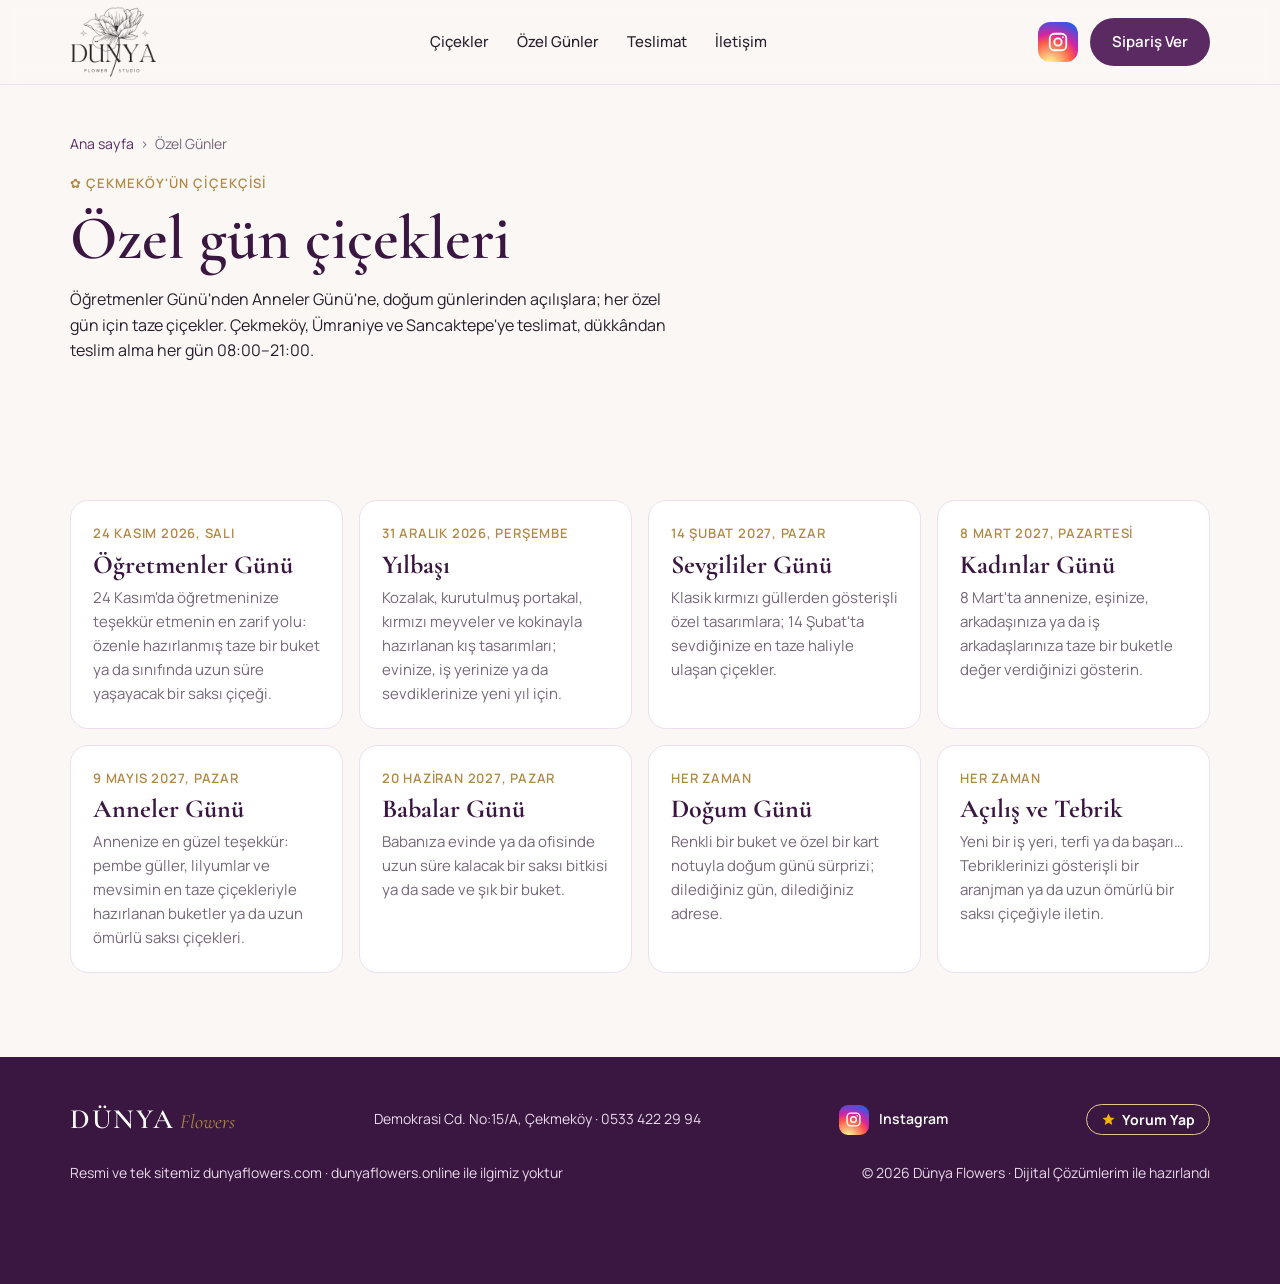
<file: ozel-gunler/index.html>
<!doctype html>
<html lang="tr">
<head>
<meta charset="utf-8">
<meta name="viewport" content="width=device-width, initial-scale=1">
<link rel="canonical" href="https://www.dunyaflowers.com/ozel-gunler/">
<title>Özel Gün Çiçekleri Çekmeköy | Dünya Flowers</title>
<meta name="description" content="Öğretmenler Günü, Anneler Günü, Sevgililer Günü, yılbaşı, doğum günü ve açılış için çiçekler. Çekmeköy, Ümraniye ve Sancaktepe&#x27;ye teslimat.">
<meta name="theme-color" content="#3a1740">
<link rel="icon" type="image/png" href="/images/favicon.png">
<link rel="apple-touch-icon" href="/images/apple-touch-icon.png">
<meta property="og:type" content="website">
<meta property="og:locale" content="tr_TR">
<meta property="og:site_name" content="Dünya Flowers">
<meta property="og:title" content="Özel Gün Çiçekleri Çekmeköy">
<meta property="og:description" content="Öğretmenler Günü, Anneler Günü, Sevgililer Günü, yılbaşı, doğum günü ve açılış için çiçekler. Çekmeköy, Ümraniye ve Sancaktepe&#x27;ye teslimat.">
<meta property="og:url" content="https://www.dunyaflowers.com/ozel-gunler/">
<meta property="og:image" content="https://www.dunyaflowers.com/images/og-image.jpg">
<meta name="twitter:card" content="summary_large_image">
<link rel="preconnect" href="https://fonts.googleapis.com">
<link rel="preconnect" href="https://fonts.gstatic.com" crossorigin>
<link href="https://fonts.googleapis.com/css2?family=Cormorant+Garamond:ital,wght@0,500;0,600;1,500&family=Manrope:wght@400;500;600;700&display=swap" rel="stylesheet">
<link rel="stylesheet" href="/assets/site.css">
<script type="application/ld+json">
{
  "@context": "https://schema.org",
  "@type": "BreadcrumbList",
  "itemListElement": [
    {
      "@type": "ListItem",
      "position": 1,
      "name": "Ana sayfa",
      "item": "https://www.dunyaflowers.com/"
    },
    {
      "@type": "ListItem",
      "position": 2,
      "name": "Özel Günler",
      "item": "https://www.dunyaflowers.com/ozel-gunler/"
    }
  ]
}
</script>
</head>
<body>

<header>
  <div class="wrap nav">
    <a href="/" class="logo-img"><img src="/images/logo.webp" width="440" height="360" alt="Dünya Flower Studio"></a>
    <ul>
      <li><a href="/#urunler">Çiçekler</a></li>
      <li><a href="/ozel-gunler/">Özel Günler</a></li>
      <li><a href="/#teslimat">Teslimat</a></li>
      <li><a href="/#iletisim">İletişim</a></li>
    </ul>
    <div class="nav-end">
      <a class="ig" target="_blank" rel="noopener" aria-label="Instagram: @dunya.flowers" href="https://www.instagram.com/dunya.flowers/"><svg viewBox="0 0 24 24" fill="none" stroke="currentColor" stroke-width="2"><rect x="3" y="3" width="18" height="18" rx="5"/><circle cx="12" cy="12" r="4"/><circle cx="17.3" cy="6.7" r="1.1" fill="currentColor" stroke="none"/></svg></a>
      <a class="btn btn-primary" href="/#urunler">Sipariş Ver</a>
    </div>
  </div>
</header>

<main>
  <section class="occ-hero">
    <div class="wrap">
      <nav class="crumbs" aria-label="Konum"><a href="/">Ana sayfa</a> › <span aria-current="page">Özel Günler</span></nav>
      <span class="eyebrow">✿ Çekmeköy'ün çiçekçisi</span>
      <h1>Özel gün çiçekleri</h1>
      <p class="lead">Öğretmenler Günü'nden Anneler Günü'ne, doğum günlerinden açılışlara; her özel gün için taze çiçekler. Çekmeköy, Ümraniye ve Sancaktepe'ye teslimat, dükkândan teslim alma her gün 08:00–21:00.</p>
    </div>
  </section>
  <section class="block">
    <div class="wrap">
      <h2 class="sr-only">Yaklaşan özel günler</h2>
      <div class="occ-grid">
<a class="occ-card" href="/ogretmenler-gunu/"><span>24 Kasım 2026, Salı</span><b>Öğretmenler Günü</b><p>24 Kasım&#x27;da öğretmeninize teşekkür etmenin en zarif yolu: özenle hazırlanmış taze bir buket ya da sınıfında uzun süre yaşayacak bir saksı çiçeği.</p></a>
<a class="occ-card" href="/yilbasi/"><span>31 Aralık 2026, Perşembe</span><b>Yılbaşı</b><p>Kozalak, kurutulmuş portakal, kırmızı meyveler ve kokinayla hazırlanan kış tasarımları; evinize, iş yerinize ya da sevdiklerinize yeni yıl için.</p></a>
<a class="occ-card" href="/sevgililer-gunu/"><span>14 Şubat 2027, Pazar</span><b>Sevgililer Günü</b><p>Klasik kırmızı güllerden gösterişli özel tasarımlara; 14 Şubat&#x27;ta sevdiğinize en taze haliyle ulaşan çiçekler.</p></a>
<a class="occ-card" href="/kadinlar-gunu/"><span>8 Mart 2027, Pazartesi</span><b>Kadınlar Günü</b><p>8 Mart&#x27;ta annenize, eşinize, arkadaşınıza ya da iş arkadaşlarınıza taze bir buketle değer verdiğinizi gösterin.</p></a>
<a class="occ-card" href="/anneler-gunu/"><span>9 Mayıs 2027, Pazar</span><b>Anneler Günü</b><p>Annenize en güzel teşekkür: pembe güller, lilyumlar ve mevsimin en taze çiçekleriyle hazırlanan buketler ya da uzun ömürlü saksı çiçekleri.</p></a>
<a class="occ-card" href="/babalar-gunu/"><span>20 Haziran 2027, Pazar</span><b>Babalar Günü</b><p>Babanıza evinde ya da ofisinde uzun süre kalacak bir saksı bitkisi ya da sade ve şık bir buket.</p></a>
<a class="occ-card" href="/dogum-gunu/"><span>Her zaman</span><b>Doğum Günü</b><p>Renkli bir buket ve özel bir kart notuyla doğum günü sürprizi; dilediğiniz gün, dilediğiniz adrese.</p></a>
<a class="occ-card" href="/acilis-tebrik/"><span>Her zaman</span><b>Açılış ve Tebrik</b><p>Yeni bir iş yeri, terfi ya da başarı… Tebriklerinizi gösterişli bir aranjman ya da uzun ömürlü bir saksı çiçeğiyle iletin.</p></a>
      </div>
    </div>
  </section>
</main>

<footer>
  <div class="wrap foot">
    <a href="/" class="logo"><b>DÜNYA</b><i>Flowers</i></a>
    <span>Demokrasi Cd. No:15/A, Çekmeköy · 0533 422 29 94</span>
    <a class="ig-link" target="_blank" rel="noopener" href="https://www.instagram.com/dunya.flowers/"><span class="ig"><svg viewBox="0 0 24 24" fill="none" stroke="currentColor" stroke-width="2"><rect x="3" y="3" width="18" height="18" rx="5"/><circle cx="12" cy="12" r="4"/><circle cx="17.3" cy="6.7" r="1.1" fill="currentColor" stroke="none"/></svg></span>Instagram</a>
    <a class="btn-review" target="_blank" rel="noopener" href="https://www.google.com/search?q=d%C3%BCnya+flowers+yorumlar%C4%B1&amp;si=APenkKm7iecQ4G6P-TsbSMFKIQtv3EFIqRAFw-i8uEbk55Z-_0Ers0VjT8CBw7feY1HvsHXymXY1lqwqu9412IB__2I2o9CK-ntvsbl8cAKes8vPfk-7_qUAxAakHDf-r95ETPpaDNe9GapcNFDY69vf-C8G-AC7jg%3D%3D"><svg viewBox="0 0 24 24" fill="currentColor" aria-hidden="true"><path d="M12 2.5l2.9 6.1 6.6.8-4.9 4.6 1.3 6.6L12 17.3l-5.9 3.3 1.3-6.6L2.5 9.4l6.6-.8z"/></svg>Yorum Yap</a>
    <span>Resmi ve tek sitemiz dunyaflowers.com · dunyaflowers.online ile ilgimiz yoktur</span>
    <span>© <span id="yr"></span> Dünya Flowers · <a href="https://omerkartli.github.io/dijital-cozumlerim/">Dijital Çözümlerim ile hazırlandı</a></span>
  </div>
</footer>

<script src="/assets/site.js"></script>
</body>
</html>
</file>
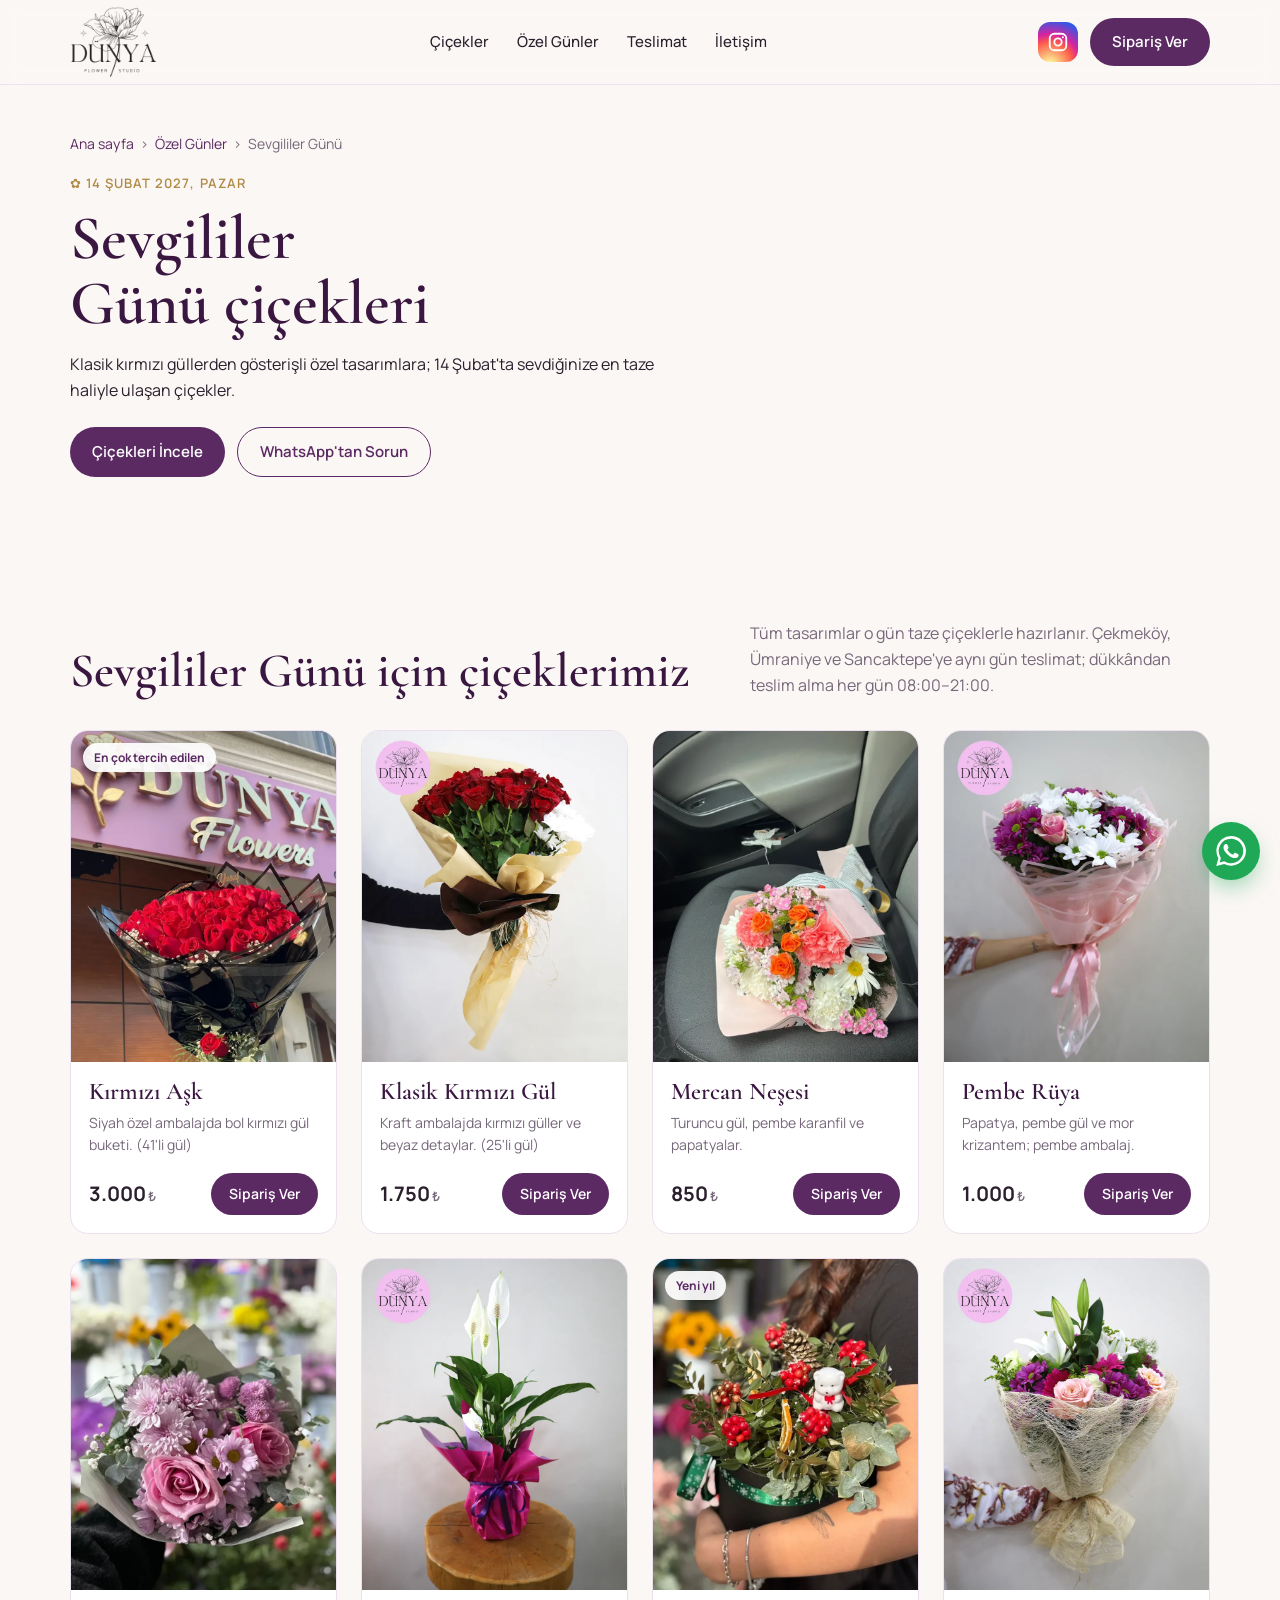
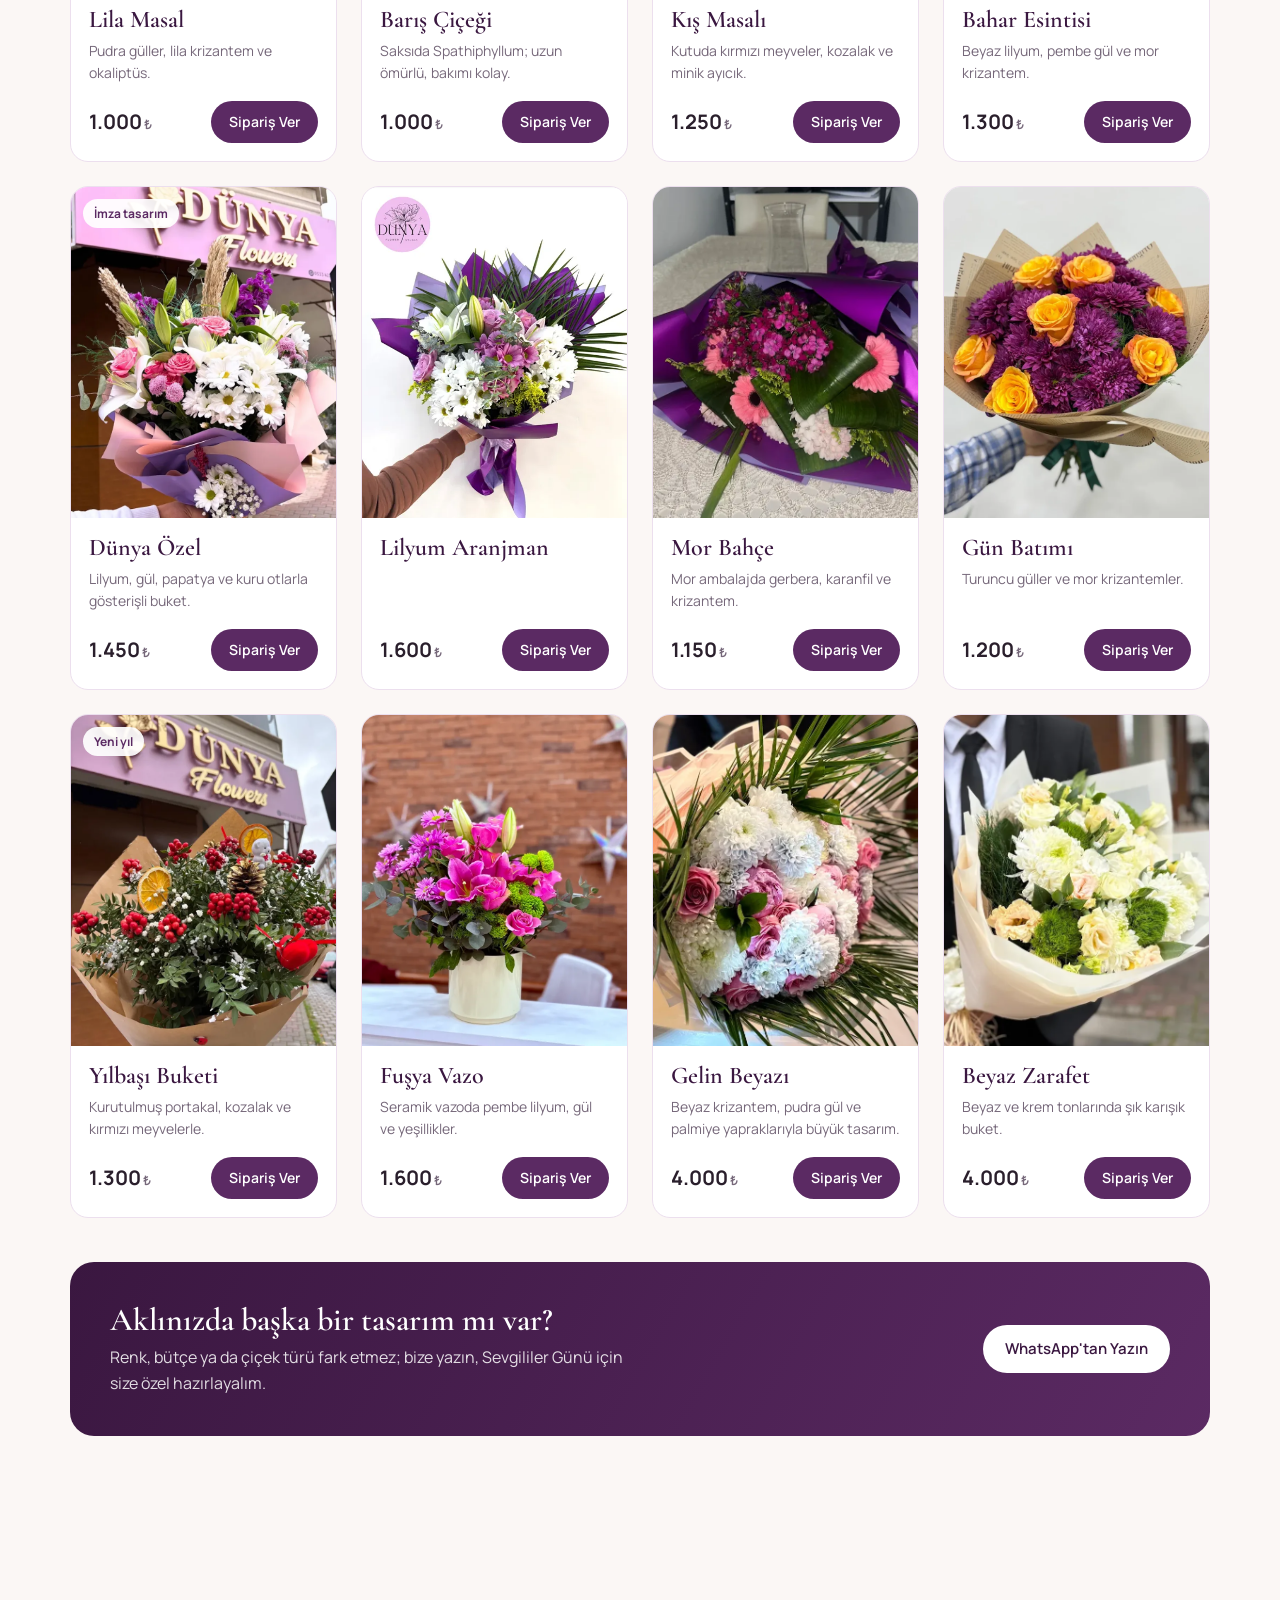
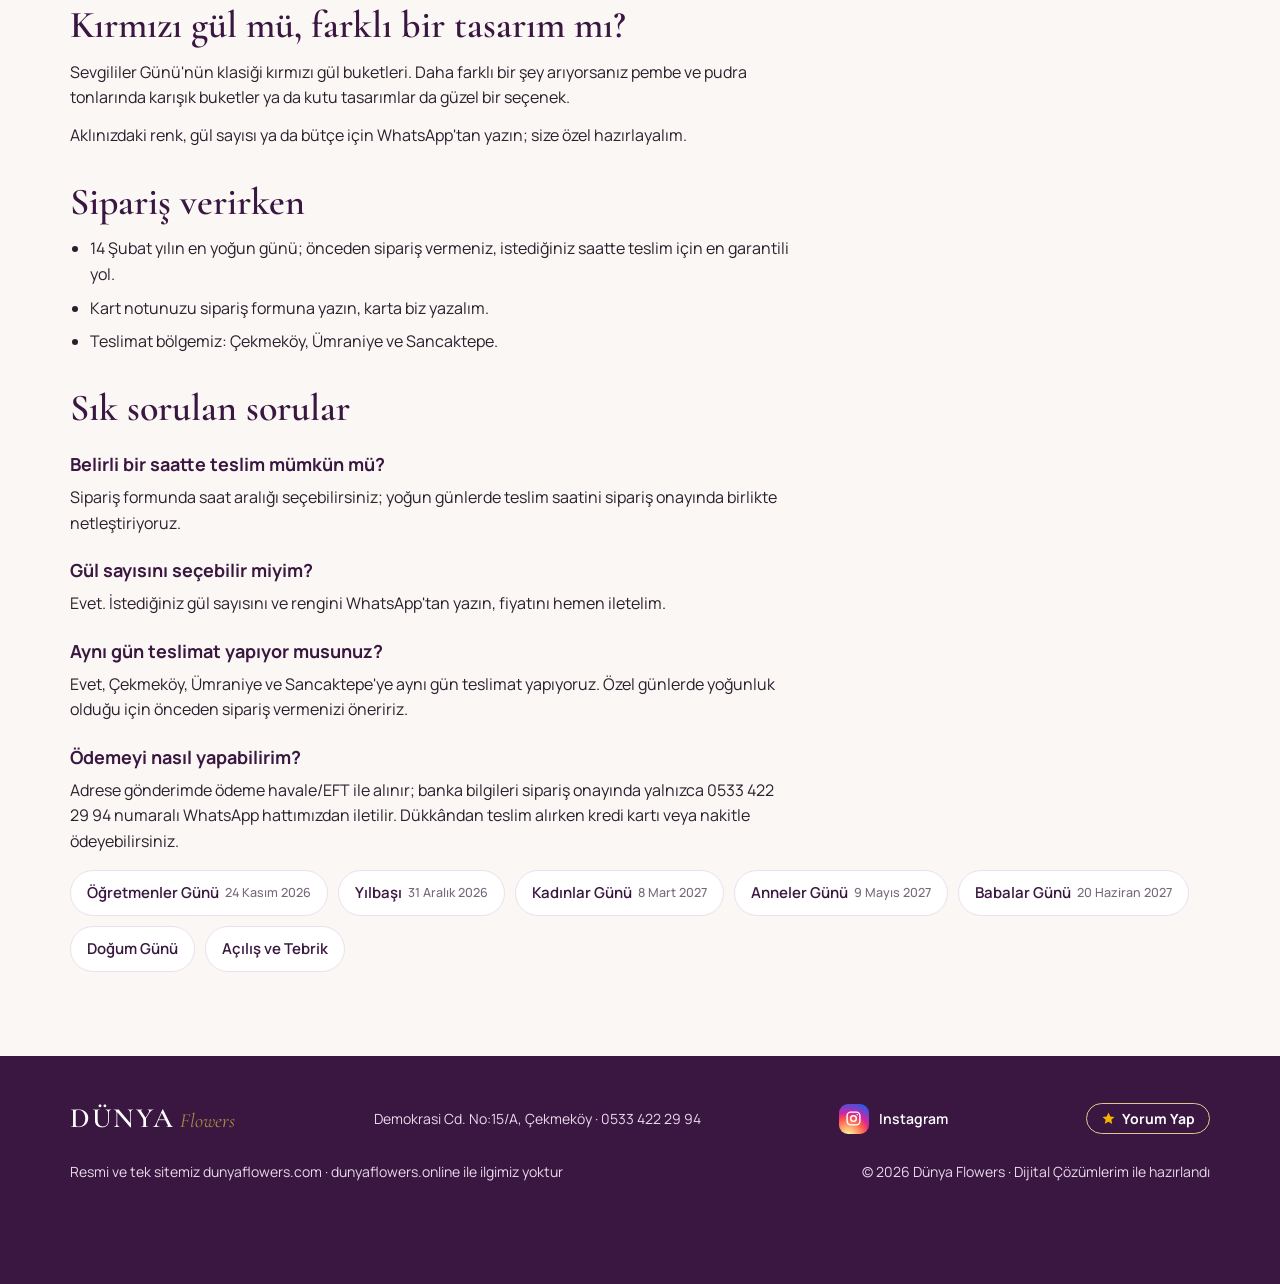
<file: sevgililer-gunu/index.html>
<!doctype html>
<html lang="tr">
<head>
<meta charset="utf-8">
<meta name="viewport" content="width=device-width, initial-scale=1">
<link rel="canonical" href="https://www.dunyaflowers.com/sevgililer-gunu/">
<title>Sevgililer Günü Çiçekleri ve Kırmızı Gül Çekmeköy | Dünya Flowers</title>
<meta name="description" content="14 Şubat Sevgililer Günü için kırmızı gül buketleri ve özel tasarımlar. Çekmeköy, Ümraniye ve Sancaktepe&#x27;ye teslimat. WhatsApp&#x27;tan sipariş.">
<meta name="theme-color" content="#3a1740">
<link rel="icon" type="image/png" href="/images/favicon.png">
<link rel="apple-touch-icon" href="/images/apple-touch-icon.png">
<meta property="og:type" content="website">
<meta property="og:locale" content="tr_TR">
<meta property="og:site_name" content="Dünya Flowers">
<meta property="og:title" content="Sevgililer Günü Çiçekleri ve Kırmızı Gül Çekmeköy">
<meta property="og:description" content="14 Şubat Sevgililer Günü için kırmızı gül buketleri ve özel tasarımlar. Çekmeköy, Ümraniye ve Sancaktepe&#x27;ye teslimat. WhatsApp&#x27;tan sipariş.">
<meta property="og:url" content="https://www.dunyaflowers.com/sevgililer-gunu/">
<meta property="og:image" content="https://www.dunyaflowers.com/images/og-image.jpg">
<meta name="twitter:card" content="summary_large_image">
<link rel="preconnect" href="https://fonts.googleapis.com">
<link rel="preconnect" href="https://fonts.gstatic.com" crossorigin>
<link href="https://fonts.googleapis.com/css2?family=Cormorant+Garamond:ital,wght@0,500;0,600;1,500&family=Manrope:wght@400;500;600;700&display=swap" rel="stylesheet">
<link rel="stylesheet" href="/assets/site.css">
<script type="application/ld+json">
{
  "@context": "https://schema.org",
  "@type": "BreadcrumbList",
  "itemListElement": [
    {
      "@type": "ListItem",
      "position": 1,
      "name": "Ana sayfa",
      "item": "https://www.dunyaflowers.com/"
    },
    {
      "@type": "ListItem",
      "position": 2,
      "name": "Özel Günler",
      "item": "https://www.dunyaflowers.com/ozel-gunler/"
    },
    {
      "@type": "ListItem",
      "position": 3,
      "name": "Sevgililer Günü",
      "item": "https://www.dunyaflowers.com/sevgililer-gunu/"
    }
  ]
}
</script>
</head>
<body data-gun="sevgililer-gunu" data-gun-adi="Sevgililer Günü">

<header>
  <div class="wrap nav">
    <a href="/" class="logo-img"><img src="/images/logo.webp" width="440" height="360" alt="Dünya Flower Studio"></a>
    <ul>
      <li><a href="/#urunler">Çiçekler</a></li>
      <li><a href="/ozel-gunler/">Özel Günler</a></li>
      <li><a href="/#teslimat">Teslimat</a></li>
      <li><a href="/#iletisim">İletişim</a></li>
    </ul>
    <div class="nav-end">
      <a class="ig" target="_blank" rel="noopener" aria-label="Instagram: @dunya.flowers" href="https://www.instagram.com/dunya.flowers/"><svg viewBox="0 0 24 24" fill="none" stroke="currentColor" stroke-width="2"><rect x="3" y="3" width="18" height="18" rx="5"/><circle cx="12" cy="12" r="4"/><circle cx="17.3" cy="6.7" r="1.1" fill="currentColor" stroke="none"/></svg></a>
      <a class="btn btn-primary" href="/#urunler">Sipariş Ver</a>
    </div>
  </div>
</header>

<main>
  <section class="occ-hero">
    <div class="wrap">
      <nav class="crumbs" aria-label="Konum"><a href="/">Ana sayfa</a> › <a href="/ozel-gunler/">Özel Günler</a> › <span aria-current="page">Sevgililer Günü</span></nav>
      <span class="eyebrow">✿ 14 Şubat 2027, Pazar</span>
      <h1>Sevgililer Günü çiçekleri</h1>
      <p class="lead">Klasik kırmızı güllerden gösterişli özel tasarımlara; 14 Şubat&#x27;ta sevdiğinize en taze haliyle ulaşan çiçekler.</p>
      <div class="hero-cta">
        <a class="btn btn-primary" href="#urunler">Çiçekleri İncele</a>
        <a class="btn btn-ghost" target="_blank" rel="noopener" href="https://wa.me/905334222994?text=Merhaba%2C%20Sevgililer%20G%C3%BCn%C3%BC%20i%C3%A7in%20%C3%A7i%C3%A7ek%20sipari%C5%9Fi%20vermek%20istiyorum.">WhatsApp'tan Sorun</a>
      </div>
    </div>
  </section>

  <section class="block" id="urunler">
    <div class="wrap">
      <div class="head">
        <h2>Sevgililer Günü için çiçeklerimiz</h2>
        <p>Tüm tasarımlar o gün taze çiçeklerle hazırlanır. Çekmeköy, Ümraniye ve Sancaktepe'ye aynı gün teslimat; dükkândan teslim alma her gün 08:00–21:00.</p>
      </div>
      <div class="grid" id="grid">
      <article class="card">
        <div class="ph">
          <img loading="lazy" decoding="async" src="/images/kirmizi-ask-gul-buketi.webp" alt="Kırmızı Aşk çiçek buketi">
          <span class="tag">En çok tercih edilen</span>
        </div>
        <div class="body">
          <h3>Kırmızı Aşk</h3>
          <p class="desc">Siyah özel ambalajda bol kırmızı gül buketi. (41&#x27;li gül)</p>
          <div class="row">
            <span class="price">3.000<small>₺</small></span>
            <button class="btn btn-primary" data-order="0">Sipariş Ver</button>
          </div>
        </div>
      </article>
      <article class="card">
        <div class="ph">
          <img loading="lazy" decoding="async" src="/images/klasik-kirmizi-gul-buketi.webp" alt="Klasik Kırmızı Gül çiçek buketi">
          
        </div>
        <div class="body">
          <h3>Klasik Kırmızı Gül</h3>
          <p class="desc">Kraft ambalajda kırmızı güller ve beyaz detaylar. (25&#x27;li gül)</p>
          <div class="row">
            <span class="price">1.750<small>₺</small></span>
            <button class="btn btn-primary" data-order="1">Sipariş Ver</button>
          </div>
        </div>
      </article>
      <article class="card">
        <div class="ph">
          <img loading="lazy" decoding="async" src="/images/mercan-nesesi-buket.webp" alt="Mercan Neşesi çiçek buketi">
          
        </div>
        <div class="body">
          <h3>Mercan Neşesi</h3>
          <p class="desc">Turuncu gül, pembe karanfil ve papatyalar.</p>
          <div class="row">
            <span class="price">850<small>₺</small></span>
            <button class="btn btn-primary" data-order="2">Sipariş Ver</button>
          </div>
        </div>
      </article>
      <article class="card">
        <div class="ph">
          <img loading="lazy" decoding="async" src="/images/pembe-ruya-buket.webp" alt="Pembe Rüya çiçek buketi">
          
        </div>
        <div class="body">
          <h3>Pembe Rüya</h3>
          <p class="desc">Papatya, pembe gül ve mor krizantem; pembe ambalaj.</p>
          <div class="row">
            <span class="price">1.000<small>₺</small></span>
            <button class="btn btn-primary" data-order="3">Sipariş Ver</button>
          </div>
        </div>
      </article>
      <article class="card">
        <div class="ph">
          <img loading="lazy" decoding="async" src="/images/lila-masal-buket.webp" alt="Lila Masal çiçek buketi">
          
        </div>
        <div class="body">
          <h3>Lila Masal</h3>
          <p class="desc">Pudra güller, lila krizantem ve okaliptüs.</p>
          <div class="row">
            <span class="price">1.000<small>₺</small></span>
            <button class="btn btn-primary" data-order="4">Sipariş Ver</button>
          </div>
        </div>
      </article>
      <article class="card">
        <div class="ph">
          <img loading="lazy" decoding="async" src="/images/baris-cicegi-saksi.webp" alt="Barış Çiçeği çiçek buketi">
          
        </div>
        <div class="body">
          <h3>Barış Çiçeği</h3>
          <p class="desc">Saksıda Spathiphyllum; uzun ömürlü, bakımı kolay.</p>
          <div class="row">
            <span class="price">1.000<small>₺</small></span>
            <button class="btn btn-primary" data-order="5">Sipariş Ver</button>
          </div>
        </div>
      </article>
      <article class="card">
        <div class="ph">
          <img loading="lazy" decoding="async" src="/images/kis-masali-ozel-tasarim.webp" alt="Kış Masalı çiçek buketi">
          <span class="tag">Yeni yıl</span>
        </div>
        <div class="body">
          <h3>Kış Masalı</h3>
          <p class="desc">Kutuda kırmızı meyveler, kozalak ve minik ayıcık.</p>
          <div class="row">
            <span class="price">1.250<small>₺</small></span>
            <button class="btn btn-primary" data-order="6">Sipariş Ver</button>
          </div>
        </div>
      </article>
      <article class="card">
        <div class="ph">
          <img loading="lazy" decoding="async" src="/images/bahar-esintisi-buket.webp" alt="Bahar Esintisi çiçek buketi">
          
        </div>
        <div class="body">
          <h3>Bahar Esintisi</h3>
          <p class="desc">Beyaz lilyum, pembe gül ve mor krizantem.</p>
          <div class="row">
            <span class="price">1.300<small>₺</small></span>
            <button class="btn btn-primary" data-order="7">Sipariş Ver</button>
          </div>
        </div>
      </article>
      <article class="card">
        <div class="ph">
          <img loading="lazy" decoding="async" src="/images/dunya-ozel-ozel-tasarim.webp" alt="Dünya Özel çiçek buketi">
          <span class="tag">İmza tasarım</span>
        </div>
        <div class="body">
          <h3>Dünya Özel</h3>
          <p class="desc">Lilyum, gül, papatya ve kuru otlarla gösterişli buket.</p>
          <div class="row">
            <span class="price">1.450<small>₺</small></span>
            <button class="btn btn-primary" data-order="8">Sipariş Ver</button>
          </div>
        </div>
      </article>
      <article class="card">
        <div class="ph">
          <img loading="lazy" decoding="async" src="/images/lilyum-aranjman.webp" alt="Lilyum Aranjman çiçek buketi">
          
        </div>
        <div class="body">
          <h3>Lilyum Aranjman</h3>
          <p class="desc"></p>
          <div class="row">
            <span class="price">1.600<small>₺</small></span>
            <button class="btn btn-primary" data-order="9">Sipariş Ver</button>
          </div>
        </div>
      </article>
      <article class="card">
        <div class="ph">
          <img loading="lazy" decoding="async" src="/images/mor-bahce-buket.webp" alt="Mor Bahçe çiçek buketi">
          
        </div>
        <div class="body">
          <h3>Mor Bahçe</h3>
          <p class="desc">Mor ambalajda gerbera, karanfil ve krizantem.</p>
          <div class="row">
            <span class="price">1.150<small>₺</small></span>
            <button class="btn btn-primary" data-order="10">Sipariş Ver</button>
          </div>
        </div>
      </article>
      <article class="card">
        <div class="ph">
          <img loading="lazy" decoding="async" src="/images/gun-batimi-gul-buketi.webp" alt="Gün Batımı çiçek buketi">
          
        </div>
        <div class="body">
          <h3>Gün Batımı</h3>
          <p class="desc">Turuncu güller ve mor krizantemler.</p>
          <div class="row">
            <span class="price">1.200<small>₺</small></span>
            <button class="btn btn-primary" data-order="11">Sipariş Ver</button>
          </div>
        </div>
      </article>
      <article class="card">
        <div class="ph">
          <img loading="lazy" decoding="async" src="/images/yilbasi-buketi.webp" alt="Yılbaşı Buketi çiçek buketi">
          <span class="tag">Yeni yıl</span>
        </div>
        <div class="body">
          <h3>Yılbaşı Buketi</h3>
          <p class="desc">Kurutulmuş portakal, kozalak ve kırmızı meyvelerle.</p>
          <div class="row">
            <span class="price">1.300<small>₺</small></span>
            <button class="btn btn-primary" data-order="12">Sipariş Ver</button>
          </div>
        </div>
      </article>
      <article class="card">
        <div class="ph">
          <img loading="lazy" decoding="async" src="/images/fusya-vazo-cicek.webp" alt="Fuşya Vazo çiçek buketi">
          
        </div>
        <div class="body">
          <h3>Fuşya Vazo</h3>
          <p class="desc">Seramik vazoda pembe lilyum, gül ve yeşillikler.</p>
          <div class="row">
            <span class="price">1.600<small>₺</small></span>
            <button class="btn btn-primary" data-order="13">Sipariş Ver</button>
          </div>
        </div>
      </article>
      <article class="card">
        <div class="ph">
          <img loading="lazy" decoding="async" src="/images/gelin-beyazi-ozel-tasarim.webp" alt="Gelin Beyazı çiçek buketi">
          
        </div>
        <div class="body">
          <h3>Gelin Beyazı</h3>
          <p class="desc">Beyaz krizantem, pudra gül ve palmiye yapraklarıyla büyük tasarım.</p>
          <div class="row">
            <span class="price">4.000<small>₺</small></span>
            <button class="btn btn-primary" data-order="14">Sipariş Ver</button>
          </div>
        </div>
      </article>
      <article class="card">
        <div class="ph">
          <img loading="lazy" decoding="async" src="/images/beyaz-zarafet-buket.webp" alt="Beyaz Zarafet çiçek buketi">
          
        </div>
        <div class="body">
          <h3>Beyaz Zarafet</h3>
          <p class="desc">Beyaz ve krem tonlarında şık karışık buket.</p>
          <div class="row">
            <span class="price">4.000<small>₺</small></span>
            <button class="btn btn-primary" data-order="15">Sipariş Ver</button>
          </div>
        </div>
      </article>
      </div>
      <div class="custom">
        <div>
          <h3>Aklınızda başka bir tasarım mı var?</h3>
          <p>Renk, bütçe ya da çiçek türü fark etmez; bize yazın, Sevgililer Günü için size özel hazırlayalım.</p>
        </div>
        <a class="btn btn-light" target="_blank" rel="noopener" href="https://wa.me/905334222994?text=Merhaba%2C%20Sevgililer%20G%C3%BCn%C3%BC%20i%C3%A7in%20%C3%A7i%C3%A7ek%20sipari%C5%9Fi%20vermek%20istiyorum.">WhatsApp'tan Yazın</a>
      </div>
    </div>
  </section>

  <section class="block" id="bilgi">
    <div class="wrap">
      <div class="prose">
<h2>Kırmızı gül mü, farklı bir tasarım mı?</h2>
<p>Sevgililer Günü&#x27;nün klasiği kırmızı gül buketleri. Daha farklı bir şey arıyorsanız pembe ve pudra tonlarında karışık buketler ya da kutu tasarımlar da güzel bir seçenek.</p>
<p>Aklınızdaki renk, gül sayısı ya da bütçe için WhatsApp&#x27;tan yazın; size özel hazırlayalım.</p>
<h2>Sipariş verirken</h2>
<ul><li>14 Şubat yılın en yoğun günü; önceden sipariş vermeniz, istediğiniz saatte teslim için en garantili yol.</li><li>Kart notunuzu sipariş formuna yazın, karta biz yazalım.</li><li>Teslimat bölgemiz: Çekmeköy, Ümraniye ve Sancaktepe.</li></ul>
<h2>Sık sorulan sorular</h2>
<h3>Belirli bir saatte teslim mümkün mü?</h3>
<p>Sipariş formunda saat aralığı seçebilirsiniz; yoğun günlerde teslim saatini sipariş onayında birlikte netleştiriyoruz.</p>
<h3>Gül sayısını seçebilir miyim?</h3>
<p>Evet. İstediğiniz gül sayısını ve rengini WhatsApp&#x27;tan yazın, fiyatını hemen iletelim.</p>
<h3>Aynı gün teslimat yapıyor musunuz?</h3>
<p>Evet, Çekmeköy, Ümraniye ve Sancaktepe&#x27;ye aynı gün teslimat yapıyoruz. Özel günlerde yoğunluk olduğu için önceden sipariş vermenizi öneririz.</p>
<h3>Ödemeyi nasıl yapabilirim?</h3>
<p>Adrese gönderimde ödeme havale/EFT ile alınır; banka bilgileri sipariş onayında yalnızca 0533 422 29 94 numaralı WhatsApp hattımızdan iletilir. Dükkândan teslim alırken kredi kartı veya nakitle ödeyebilirsiniz.</p>
      </div>
      <h2 class="sr-only">Diğer özel günler</h2>
      <div class="occ-links"><a href="/ogretmenler-gunu/">Öğretmenler Günü <small>24 Kasım 2026</small></a><a href="/yilbasi/">Yılbaşı <small>31 Aralık 2026</small></a><a href="/kadinlar-gunu/">Kadınlar Günü <small>8 Mart 2027</small></a><a href="/anneler-gunu/">Anneler Günü <small>9 Mayıs 2027</small></a><a href="/babalar-gunu/">Babalar Günü <small>20 Haziran 2027</small></a><a href="/dogum-gunu/">Doğum Günü</a><a href="/acilis-tebrik/">Açılış ve Tebrik</a></div>
    </div>
  </section>
</main>

<footer>
  <div class="wrap foot">
    <a href="/" class="logo"><b>DÜNYA</b><i>Flowers</i></a>
    <span>Demokrasi Cd. No:15/A, Çekmeköy · 0533 422 29 94</span>
    <a class="ig-link" target="_blank" rel="noopener" href="https://www.instagram.com/dunya.flowers/"><span class="ig"><svg viewBox="0 0 24 24" fill="none" stroke="currentColor" stroke-width="2"><rect x="3" y="3" width="18" height="18" rx="5"/><circle cx="12" cy="12" r="4"/><circle cx="17.3" cy="6.7" r="1.1" fill="currentColor" stroke="none"/></svg></span>Instagram</a>
    <a class="btn-review" target="_blank" rel="noopener" href="https://www.google.com/search?q=d%C3%BCnya+flowers+yorumlar%C4%B1&amp;si=APenkKm7iecQ4G6P-TsbSMFKIQtv3EFIqRAFw-i8uEbk55Z-_0Ers0VjT8CBw7feY1HvsHXymXY1lqwqu9412IB__2I2o9CK-ntvsbl8cAKes8vPfk-7_qUAxAakHDf-r95ETPpaDNe9GapcNFDY69vf-C8G-AC7jg%3D%3D"><svg viewBox="0 0 24 24" fill="currentColor" aria-hidden="true"><path d="M12 2.5l2.9 6.1 6.6.8-4.9 4.6 1.3 6.6L12 17.3l-5.9 3.3 1.3-6.6L2.5 9.4l6.6-.8z"/></svg>Yorum Yap</a>
    <span>Resmi ve tek sitemiz dunyaflowers.com · dunyaflowers.online ile ilgimiz yoktur</span>
    <span>© <span id="yr"></span> Dünya Flowers · <a href="https://omerkartli.github.io/dijital-cozumlerim/">Dijital Çözümlerim ile hazırlandı</a></span>
  </div>
</footer>

<a class="fab" id="fab" target="_blank" rel="noopener" aria-label="WhatsApp" href="https://wa.me/905334222994">
  <svg viewBox="0 0 24 24" fill="currentColor"><path d="M17.5 14.4c-.3-.1-1.8-.9-2-1-.3-.1-.5-.1-.7.1-.2.3-.8 1-.9 1.2-.2.2-.3.2-.6.1-.3-.1-1.3-.5-2.4-1.5-.9-.8-1.5-1.8-1.7-2.1-.2-.3 0-.5.1-.6l.4-.5c.2-.2.2-.3.3-.5.1-.2 0-.4 0-.5l-.9-2.2c-.2-.6-.5-.5-.7-.5h-.6c-.2 0-.5.1-.8.4-.3.3-1 1-1 2.5s1.1 2.9 1.2 3.1c.1.2 2.1 3.2 5.1 4.5.7.3 1.3.5 1.7.6.7.2 1.4.2 1.9.1.6-.1 1.8-.7 2-1.4.2-.7.2-1.3.2-1.4-.1-.1-.3-.2-.6-.3zM12 21.8c-1.8 0-3.5-.5-5-1.4l-.4-.2-3.7 1 1-3.6-.2-.4A9.8 9.8 0 0 1 12 2.2a9.8 9.8 0 0 1 9.8 9.8c0 5.4-4.4 9.8-9.8 9.8zM20.5 3.5A11.8 11.8 0 0 0 1.9 17.7L.2 24l6.4-1.7A11.8 11.8 0 0 0 24 12c0-3.2-1.2-6.2-3.5-8.5z"/></svg>
</a>

<div class="mbar">
  <a class="btn btn-ghost" href="tel:+905334222994">Hemen Ara</a>
  <a class="btn btn-wa" target="_blank" rel="noopener" href="https://wa.me/905334222994">WhatsApp</a>
</div>

<!-- Order modal -->
<div class="overlay" id="overlay" aria-hidden="true">
  <div class="modal" role="dialog" aria-modal="true" aria-labelledby="mTitle">
    <div class="m-img">
      <img id="mImg" src="/images/dunya-ozel-ozel-tasarim.webp" alt="">
      <div class="cap"><b id="mName"></b><span id="mPrice"></span></div>
    </div>
    <form class="m-form" id="orderForm" novalidate>
      <button type="button" class="close" id="closeBtn" aria-label="Kapat">×</button>
      <h3 id="mTitle">Sipariş Ver</h3>
      <p class="sub">Formu doldurun, siparişiniz WhatsApp üzerinden bize iletilsin.</p>

      <div class="seg">
        <label><input type="radio" name="method" value="pickup" checked><span>Gelip Alacağım<small>Dükkândan teslim</small></span></label>
        <label><input type="radio" name="method" value="delivery"><span>Adrese Gönderin<small>Biz iletelim</small></span></label>
      </div>

      <div class="fields">
        <div class="f"><label for="fName">Adınız Soyadınız</label><input id="fName" required autocomplete="name"></div>
        <div class="f"><label for="fPhone">Telefonunuz</label><input id="fPhone" type="tel" required autocomplete="tel" placeholder="05xx xxx xx xx"></div>
        <div class="f"><label for="fDate" id="lDate">Teslim alma tarihi</label><input id="fDate" type="date" required></div>
        <div class="f"><label for="fTime">Saat aralığı</label>
          <select id="fTime">
            <option>10:00 – 12:00</option>
            <option>12:00 – 14:00</option>
            <option>14:00 – 16:00</option>
            <option>16:00 – 18:00</option>
            <option>18:00 – 21:00</option>
          </select>
        </div>

        <div class="deliv-only" id="delivFields" hidden>
          <div class="sec-title">Alıcı bilgileri</div>
          <div class="f"><label for="fRName">Alıcının adı</label><input id="fRName"></div>
          <div class="f"><label for="fRPhone">Alıcının telefonu</label><input id="fRPhone" type="tel"></div>
          <div class="f full"><label for="fAddr">Teslimat adresi</label><textarea id="fAddr" placeholder="Mahalle, cadde/sokak, bina no, daire, ilçe"></textarea></div>
        </div>

        <div class="f full"><label for="fNote">Kart notu <span style="font-weight:400;color:var(--muted)">(isteğe bağlı)</span></label><textarea id="fNote" placeholder="Örn: İyi ki doğdun! ♥"></textarea></div>
      </div>

      <div class="summary"><span id="sumLabel">Ürün tutarı</span><b id="sumPrice"></b></div>
      <button class="btn btn-wa" type="submit">
        <svg viewBox="0 0 24 24" fill="currentColor"><path d="M17.5 14.4c-.3-.1-1.8-.9-2-1-.3-.1-.5-.1-.7.1-.2.3-.8 1-.9 1.2-.2.2-.3.2-.6.1-.3-.1-1.3-.5-2.4-1.5-.9-.8-1.5-1.8-1.7-2.1-.2-.3 0-.5.1-.6l.4-.5c.2-.2.2-.3.3-.5.1-.2 0-.4 0-.5l-.9-2.2c-.2-.6-.5-.5-.7-.5h-.6c-.2 0-.5.1-.8.4-.3.3-1 1-1 2.5s1.1 2.9 1.2 3.1c.1.2 2.1 3.2 5.1 4.5.7.3 1.3.5 1.7.6.7.2 1.4.2 1.9.1.6-.1 1.8-.7 2-1.4.2-.7.2-1.3.2-1.4-.1-.1-.3-.2-.6-.3zM12 21.8c-1.8 0-3.5-.5-5-1.4l-.4-.2-3.7 1 1-3.6-.2-.4A9.8 9.8 0 0 1 12 2.2a9.8 9.8 0 0 1 9.8 9.8c0 5.4-4.4 9.8-9.8 9.8zM20.5 3.5A11.8 11.8 0 0 0 1.9 17.7L.2 24l6.4-1.7A11.8 11.8 0 0 0 24 12c0-3.2-1.2-6.2-3.5-8.5z"/></svg>
        Siparişi WhatsApp'tan Gönder
      </button>
      <p class="note" id="note">Siparişiniz onaylandığında hazırlamaya başlıyoruz.</p>
    </form>
  </div>
</div>

<script src="/assets/site.js"></script>
</body>
</html>
</file>
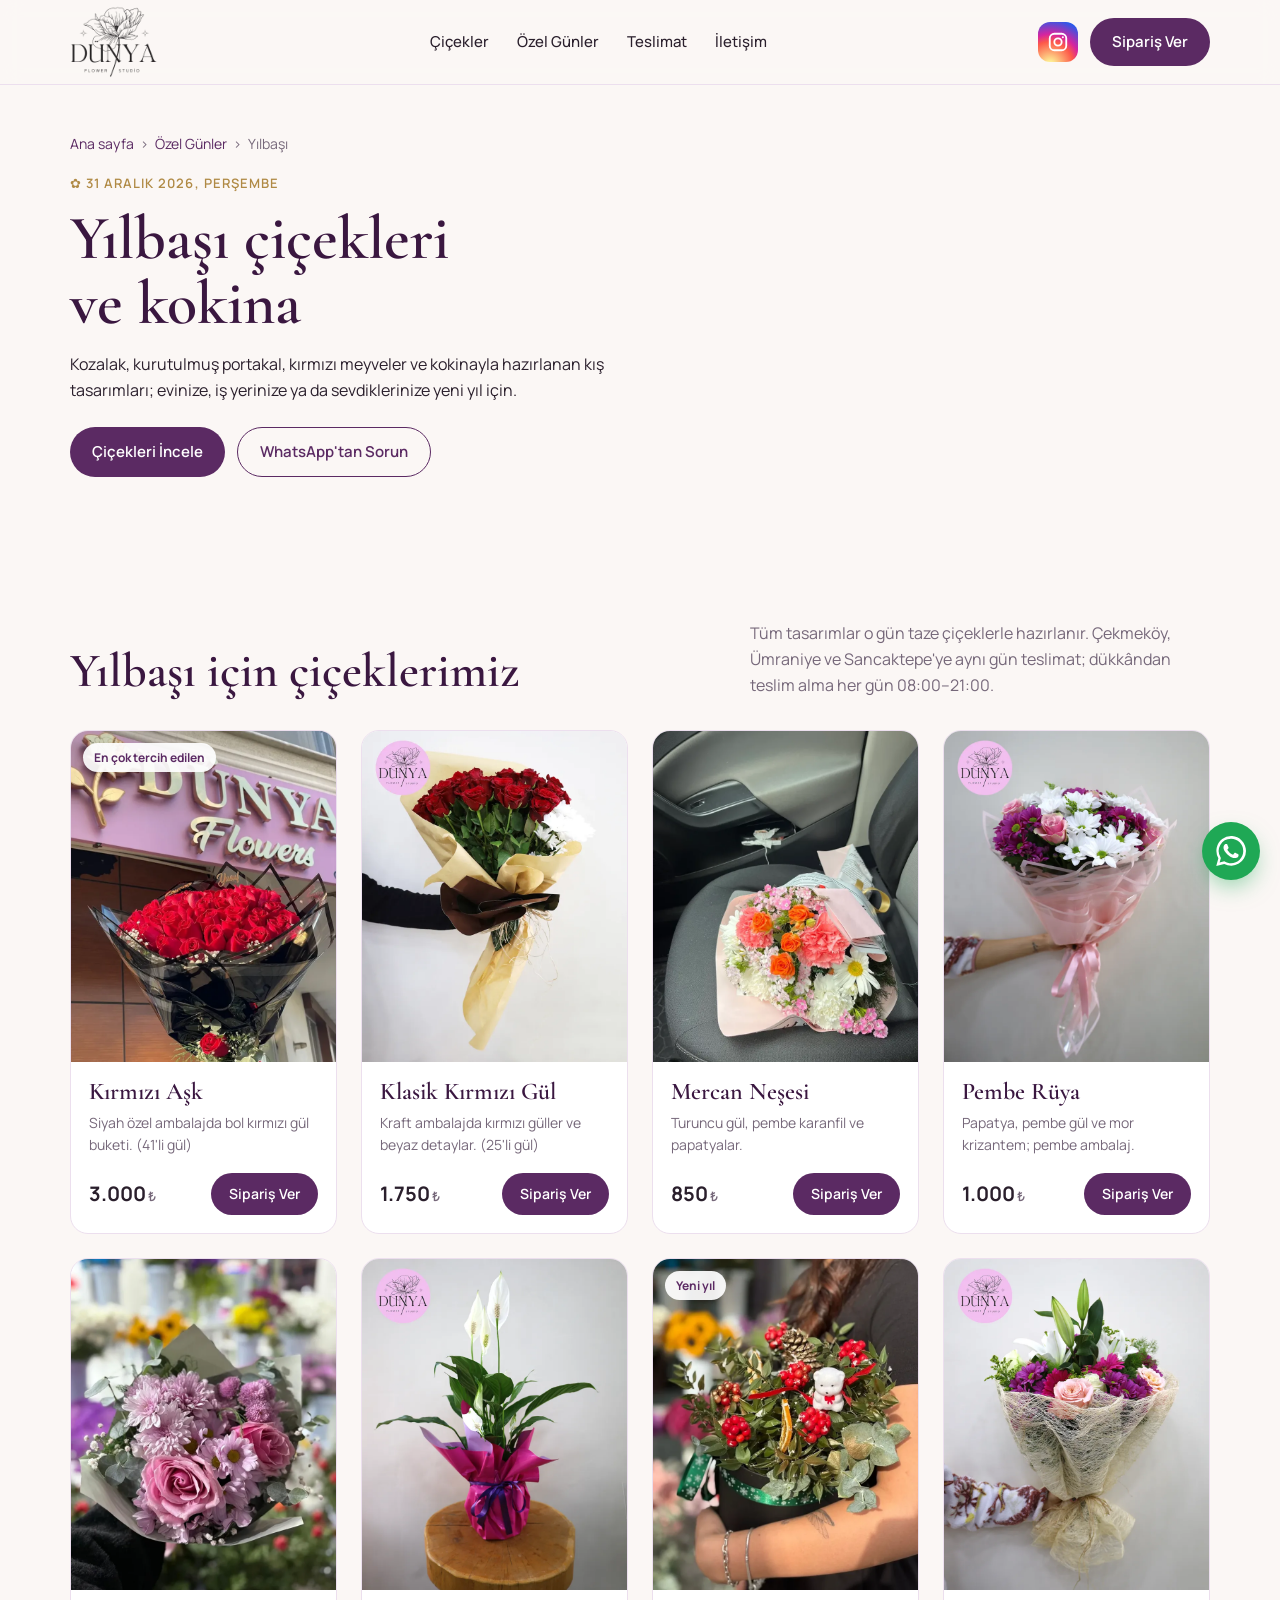
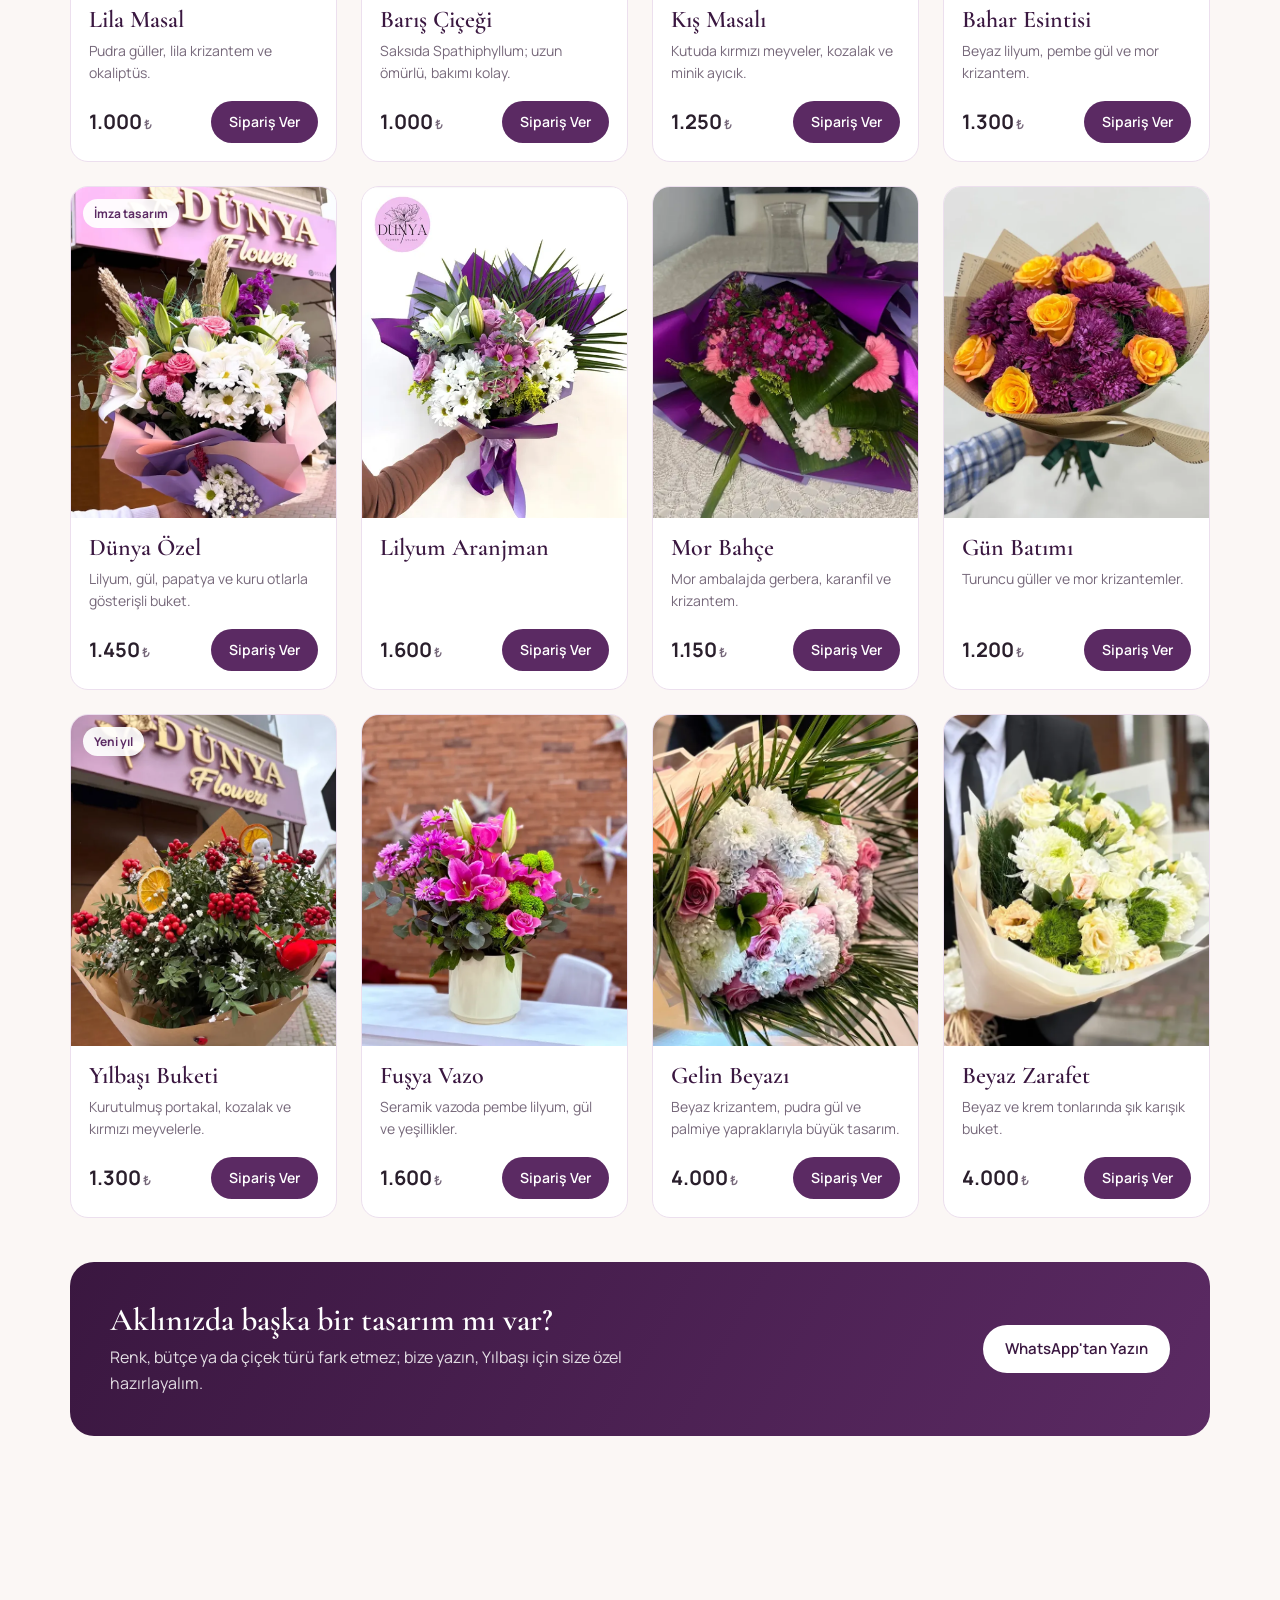
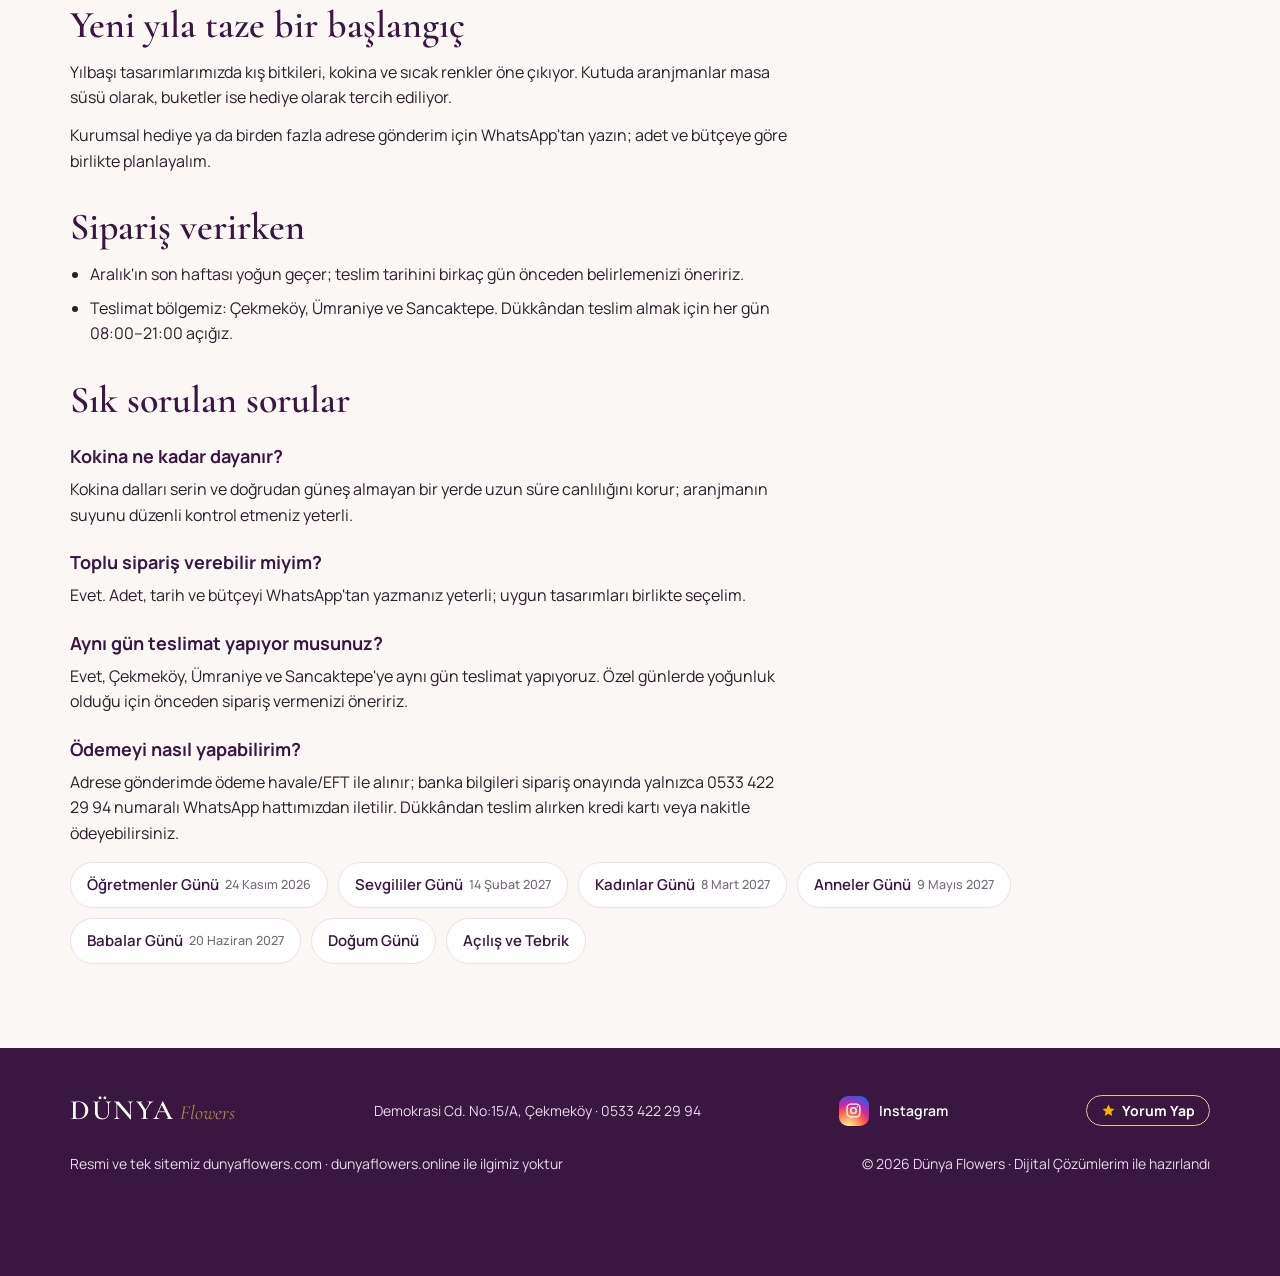
<file: yilbasi/index.html>
<!doctype html>
<html lang="tr">
<head>
<meta charset="utf-8">
<meta name="viewport" content="width=device-width, initial-scale=1">
<link rel="canonical" href="https://www.dunyaflowers.com/yilbasi/">
<title>Yılbaşı Çiçekleri ve Kokina Çekmeköy | Dünya Flowers</title>
<meta name="description" content="Yılbaşı için kokina, kış temalı buket ve aranjmanlar. Çekmeköy, Ümraniye ve Sancaktepe&#x27;ye teslimat. Dünya Flowers&#x27;tan WhatsApp ile sipariş.">
<meta name="theme-color" content="#3a1740">
<link rel="icon" type="image/png" href="/images/favicon.png">
<link rel="apple-touch-icon" href="/images/apple-touch-icon.png">
<meta property="og:type" content="website">
<meta property="og:locale" content="tr_TR">
<meta property="og:site_name" content="Dünya Flowers">
<meta property="og:title" content="Yılbaşı Çiçekleri ve Kokina Çekmeköy">
<meta property="og:description" content="Yılbaşı için kokina, kış temalı buket ve aranjmanlar. Çekmeköy, Ümraniye ve Sancaktepe&#x27;ye teslimat. Dünya Flowers&#x27;tan WhatsApp ile sipariş.">
<meta property="og:url" content="https://www.dunyaflowers.com/yilbasi/">
<meta property="og:image" content="https://www.dunyaflowers.com/images/og-image.jpg">
<meta name="twitter:card" content="summary_large_image">
<link rel="preconnect" href="https://fonts.googleapis.com">
<link rel="preconnect" href="https://fonts.gstatic.com" crossorigin>
<link href="https://fonts.googleapis.com/css2?family=Cormorant+Garamond:ital,wght@0,500;0,600;1,500&family=Manrope:wght@400;500;600;700&display=swap" rel="stylesheet">
<link rel="stylesheet" href="/assets/site.css">
<script type="application/ld+json">
{
  "@context": "https://schema.org",
  "@type": "BreadcrumbList",
  "itemListElement": [
    {
      "@type": "ListItem",
      "position": 1,
      "name": "Ana sayfa",
      "item": "https://www.dunyaflowers.com/"
    },
    {
      "@type": "ListItem",
      "position": 2,
      "name": "Özel Günler",
      "item": "https://www.dunyaflowers.com/ozel-gunler/"
    },
    {
      "@type": "ListItem",
      "position": 3,
      "name": "Yılbaşı",
      "item": "https://www.dunyaflowers.com/yilbasi/"
    }
  ]
}
</script>
</head>
<body data-gun="yilbasi" data-gun-adi="Yılbaşı">

<header>
  <div class="wrap nav">
    <a href="/" class="logo-img"><img src="/images/logo.webp" width="440" height="360" alt="Dünya Flower Studio"></a>
    <ul>
      <li><a href="/#urunler">Çiçekler</a></li>
      <li><a href="/ozel-gunler/">Özel Günler</a></li>
      <li><a href="/#teslimat">Teslimat</a></li>
      <li><a href="/#iletisim">İletişim</a></li>
    </ul>
    <div class="nav-end">
      <a class="ig" target="_blank" rel="noopener" aria-label="Instagram: @dunya.flowers" href="https://www.instagram.com/dunya.flowers/"><svg viewBox="0 0 24 24" fill="none" stroke="currentColor" stroke-width="2"><rect x="3" y="3" width="18" height="18" rx="5"/><circle cx="12" cy="12" r="4"/><circle cx="17.3" cy="6.7" r="1.1" fill="currentColor" stroke="none"/></svg></a>
      <a class="btn btn-primary" href="/#urunler">Sipariş Ver</a>
    </div>
  </div>
</header>

<main>
  <section class="occ-hero">
    <div class="wrap">
      <nav class="crumbs" aria-label="Konum"><a href="/">Ana sayfa</a> › <a href="/ozel-gunler/">Özel Günler</a> › <span aria-current="page">Yılbaşı</span></nav>
      <span class="eyebrow">✿ 31 Aralık 2026, Perşembe</span>
      <h1>Yılbaşı çiçekleri ve kokina</h1>
      <p class="lead">Kozalak, kurutulmuş portakal, kırmızı meyveler ve kokinayla hazırlanan kış tasarımları; evinize, iş yerinize ya da sevdiklerinize yeni yıl için.</p>
      <div class="hero-cta">
        <a class="btn btn-primary" href="#urunler">Çiçekleri İncele</a>
        <a class="btn btn-ghost" target="_blank" rel="noopener" href="https://wa.me/905334222994?text=Merhaba%2C%20Y%C4%B1lba%C5%9F%C4%B1%20i%C3%A7in%20%C3%A7i%C3%A7ek%20sipari%C5%9Fi%20vermek%20istiyorum.">WhatsApp'tan Sorun</a>
      </div>
    </div>
  </section>

  <section class="block" id="urunler">
    <div class="wrap">
      <div class="head">
        <h2>Yılbaşı için çiçeklerimiz</h2>
        <p>Tüm tasarımlar o gün taze çiçeklerle hazırlanır. Çekmeköy, Ümraniye ve Sancaktepe'ye aynı gün teslimat; dükkândan teslim alma her gün 08:00–21:00.</p>
      </div>
      <div class="grid" id="grid">
      <article class="card">
        <div class="ph">
          <img loading="lazy" decoding="async" src="/images/kirmizi-ask-gul-buketi.webp" alt="Kırmızı Aşk çiçek buketi">
          <span class="tag">En çok tercih edilen</span>
        </div>
        <div class="body">
          <h3>Kırmızı Aşk</h3>
          <p class="desc">Siyah özel ambalajda bol kırmızı gül buketi. (41&#x27;li gül)</p>
          <div class="row">
            <span class="price">3.000<small>₺</small></span>
            <button class="btn btn-primary" data-order="0">Sipariş Ver</button>
          </div>
        </div>
      </article>
      <article class="card">
        <div class="ph">
          <img loading="lazy" decoding="async" src="/images/klasik-kirmizi-gul-buketi.webp" alt="Klasik Kırmızı Gül çiçek buketi">
          
        </div>
        <div class="body">
          <h3>Klasik Kırmızı Gül</h3>
          <p class="desc">Kraft ambalajda kırmızı güller ve beyaz detaylar. (25&#x27;li gül)</p>
          <div class="row">
            <span class="price">1.750<small>₺</small></span>
            <button class="btn btn-primary" data-order="1">Sipariş Ver</button>
          </div>
        </div>
      </article>
      <article class="card">
        <div class="ph">
          <img loading="lazy" decoding="async" src="/images/mercan-nesesi-buket.webp" alt="Mercan Neşesi çiçek buketi">
          
        </div>
        <div class="body">
          <h3>Mercan Neşesi</h3>
          <p class="desc">Turuncu gül, pembe karanfil ve papatyalar.</p>
          <div class="row">
            <span class="price">850<small>₺</small></span>
            <button class="btn btn-primary" data-order="2">Sipariş Ver</button>
          </div>
        </div>
      </article>
      <article class="card">
        <div class="ph">
          <img loading="lazy" decoding="async" src="/images/pembe-ruya-buket.webp" alt="Pembe Rüya çiçek buketi">
          
        </div>
        <div class="body">
          <h3>Pembe Rüya</h3>
          <p class="desc">Papatya, pembe gül ve mor krizantem; pembe ambalaj.</p>
          <div class="row">
            <span class="price">1.000<small>₺</small></span>
            <button class="btn btn-primary" data-order="3">Sipariş Ver</button>
          </div>
        </div>
      </article>
      <article class="card">
        <div class="ph">
          <img loading="lazy" decoding="async" src="/images/lila-masal-buket.webp" alt="Lila Masal çiçek buketi">
          
        </div>
        <div class="body">
          <h3>Lila Masal</h3>
          <p class="desc">Pudra güller, lila krizantem ve okaliptüs.</p>
          <div class="row">
            <span class="price">1.000<small>₺</small></span>
            <button class="btn btn-primary" data-order="4">Sipariş Ver</button>
          </div>
        </div>
      </article>
      <article class="card">
        <div class="ph">
          <img loading="lazy" decoding="async" src="/images/baris-cicegi-saksi.webp" alt="Barış Çiçeği çiçek buketi">
          
        </div>
        <div class="body">
          <h3>Barış Çiçeği</h3>
          <p class="desc">Saksıda Spathiphyllum; uzun ömürlü, bakımı kolay.</p>
          <div class="row">
            <span class="price">1.000<small>₺</small></span>
            <button class="btn btn-primary" data-order="5">Sipariş Ver</button>
          </div>
        </div>
      </article>
      <article class="card">
        <div class="ph">
          <img loading="lazy" decoding="async" src="/images/kis-masali-ozel-tasarim.webp" alt="Kış Masalı çiçek buketi">
          <span class="tag">Yeni yıl</span>
        </div>
        <div class="body">
          <h3>Kış Masalı</h3>
          <p class="desc">Kutuda kırmızı meyveler, kozalak ve minik ayıcık.</p>
          <div class="row">
            <span class="price">1.250<small>₺</small></span>
            <button class="btn btn-primary" data-order="6">Sipariş Ver</button>
          </div>
        </div>
      </article>
      <article class="card">
        <div class="ph">
          <img loading="lazy" decoding="async" src="/images/bahar-esintisi-buket.webp" alt="Bahar Esintisi çiçek buketi">
          
        </div>
        <div class="body">
          <h3>Bahar Esintisi</h3>
          <p class="desc">Beyaz lilyum, pembe gül ve mor krizantem.</p>
          <div class="row">
            <span class="price">1.300<small>₺</small></span>
            <button class="btn btn-primary" data-order="7">Sipariş Ver</button>
          </div>
        </div>
      </article>
      <article class="card">
        <div class="ph">
          <img loading="lazy" decoding="async" src="/images/dunya-ozel-ozel-tasarim.webp" alt="Dünya Özel çiçek buketi">
          <span class="tag">İmza tasarım</span>
        </div>
        <div class="body">
          <h3>Dünya Özel</h3>
          <p class="desc">Lilyum, gül, papatya ve kuru otlarla gösterişli buket.</p>
          <div class="row">
            <span class="price">1.450<small>₺</small></span>
            <button class="btn btn-primary" data-order="8">Sipariş Ver</button>
          </div>
        </div>
      </article>
      <article class="card">
        <div class="ph">
          <img loading="lazy" decoding="async" src="/images/lilyum-aranjman.webp" alt="Lilyum Aranjman çiçek buketi">
          
        </div>
        <div class="body">
          <h3>Lilyum Aranjman</h3>
          <p class="desc"></p>
          <div class="row">
            <span class="price">1.600<small>₺</small></span>
            <button class="btn btn-primary" data-order="9">Sipariş Ver</button>
          </div>
        </div>
      </article>
      <article class="card">
        <div class="ph">
          <img loading="lazy" decoding="async" src="/images/mor-bahce-buket.webp" alt="Mor Bahçe çiçek buketi">
          
        </div>
        <div class="body">
          <h3>Mor Bahçe</h3>
          <p class="desc">Mor ambalajda gerbera, karanfil ve krizantem.</p>
          <div class="row">
            <span class="price">1.150<small>₺</small></span>
            <button class="btn btn-primary" data-order="10">Sipariş Ver</button>
          </div>
        </div>
      </article>
      <article class="card">
        <div class="ph">
          <img loading="lazy" decoding="async" src="/images/gun-batimi-gul-buketi.webp" alt="Gün Batımı çiçek buketi">
          
        </div>
        <div class="body">
          <h3>Gün Batımı</h3>
          <p class="desc">Turuncu güller ve mor krizantemler.</p>
          <div class="row">
            <span class="price">1.200<small>₺</small></span>
            <button class="btn btn-primary" data-order="11">Sipariş Ver</button>
          </div>
        </div>
      </article>
      <article class="card">
        <div class="ph">
          <img loading="lazy" decoding="async" src="/images/yilbasi-buketi.webp" alt="Yılbaşı Buketi çiçek buketi">
          <span class="tag">Yeni yıl</span>
        </div>
        <div class="body">
          <h3>Yılbaşı Buketi</h3>
          <p class="desc">Kurutulmuş portakal, kozalak ve kırmızı meyvelerle.</p>
          <div class="row">
            <span class="price">1.300<small>₺</small></span>
            <button class="btn btn-primary" data-order="12">Sipariş Ver</button>
          </div>
        </div>
      </article>
      <article class="card">
        <div class="ph">
          <img loading="lazy" decoding="async" src="/images/fusya-vazo-cicek.webp" alt="Fuşya Vazo çiçek buketi">
          
        </div>
        <div class="body">
          <h3>Fuşya Vazo</h3>
          <p class="desc">Seramik vazoda pembe lilyum, gül ve yeşillikler.</p>
          <div class="row">
            <span class="price">1.600<small>₺</small></span>
            <button class="btn btn-primary" data-order="13">Sipariş Ver</button>
          </div>
        </div>
      </article>
      <article class="card">
        <div class="ph">
          <img loading="lazy" decoding="async" src="/images/gelin-beyazi-ozel-tasarim.webp" alt="Gelin Beyazı çiçek buketi">
          
        </div>
        <div class="body">
          <h3>Gelin Beyazı</h3>
          <p class="desc">Beyaz krizantem, pudra gül ve palmiye yapraklarıyla büyük tasarım.</p>
          <div class="row">
            <span class="price">4.000<small>₺</small></span>
            <button class="btn btn-primary" data-order="14">Sipariş Ver</button>
          </div>
        </div>
      </article>
      <article class="card">
        <div class="ph">
          <img loading="lazy" decoding="async" src="/images/beyaz-zarafet-buket.webp" alt="Beyaz Zarafet çiçek buketi">
          
        </div>
        <div class="body">
          <h3>Beyaz Zarafet</h3>
          <p class="desc">Beyaz ve krem tonlarında şık karışık buket.</p>
          <div class="row">
            <span class="price">4.000<small>₺</small></span>
            <button class="btn btn-primary" data-order="15">Sipariş Ver</button>
          </div>
        </div>
      </article>
      </div>
      <div class="custom">
        <div>
          <h3>Aklınızda başka bir tasarım mı var?</h3>
          <p>Renk, bütçe ya da çiçek türü fark etmez; bize yazın, Yılbaşı için size özel hazırlayalım.</p>
        </div>
        <a class="btn btn-light" target="_blank" rel="noopener" href="https://wa.me/905334222994?text=Merhaba%2C%20Y%C4%B1lba%C5%9F%C4%B1%20i%C3%A7in%20%C3%A7i%C3%A7ek%20sipari%C5%9Fi%20vermek%20istiyorum.">WhatsApp'tan Yazın</a>
      </div>
    </div>
  </section>

  <section class="block" id="bilgi">
    <div class="wrap">
      <div class="prose">
<h2>Yeni yıla taze bir başlangıç</h2>
<p>Yılbaşı tasarımlarımızda kış bitkileri, kokina ve sıcak renkler öne çıkıyor. Kutuda aranjmanlar masa süsü olarak, buketler ise hediye olarak tercih ediliyor.</p>
<p>Kurumsal hediye ya da birden fazla adrese gönderim için WhatsApp&#x27;tan yazın; adet ve bütçeye göre birlikte planlayalım.</p>
<h2>Sipariş verirken</h2>
<ul><li>Aralık&#x27;ın son haftası yoğun geçer; teslim tarihini birkaç gün önceden belirlemenizi öneririz.</li><li>Teslimat bölgemiz: Çekmeköy, Ümraniye ve Sancaktepe. Dükkândan teslim almak için her gün 08:00–21:00 açığız.</li></ul>
<h2>Sık sorulan sorular</h2>
<h3>Kokina ne kadar dayanır?</h3>
<p>Kokina dalları serin ve doğrudan güneş almayan bir yerde uzun süre canlılığını korur; aranjmanın suyunu düzenli kontrol etmeniz yeterli.</p>
<h3>Toplu sipariş verebilir miyim?</h3>
<p>Evet. Adet, tarih ve bütçeyi WhatsApp&#x27;tan yazmanız yeterli; uygun tasarımları birlikte seçelim.</p>
<h3>Aynı gün teslimat yapıyor musunuz?</h3>
<p>Evet, Çekmeköy, Ümraniye ve Sancaktepe&#x27;ye aynı gün teslimat yapıyoruz. Özel günlerde yoğunluk olduğu için önceden sipariş vermenizi öneririz.</p>
<h3>Ödemeyi nasıl yapabilirim?</h3>
<p>Adrese gönderimde ödeme havale/EFT ile alınır; banka bilgileri sipariş onayında yalnızca 0533 422 29 94 numaralı WhatsApp hattımızdan iletilir. Dükkândan teslim alırken kredi kartı veya nakitle ödeyebilirsiniz.</p>
      </div>
      <h2 class="sr-only">Diğer özel günler</h2>
      <div class="occ-links"><a href="/ogretmenler-gunu/">Öğretmenler Günü <small>24 Kasım 2026</small></a><a href="/sevgililer-gunu/">Sevgililer Günü <small>14 Şubat 2027</small></a><a href="/kadinlar-gunu/">Kadınlar Günü <small>8 Mart 2027</small></a><a href="/anneler-gunu/">Anneler Günü <small>9 Mayıs 2027</small></a><a href="/babalar-gunu/">Babalar Günü <small>20 Haziran 2027</small></a><a href="/dogum-gunu/">Doğum Günü</a><a href="/acilis-tebrik/">Açılış ve Tebrik</a></div>
    </div>
  </section>
</main>

<footer>
  <div class="wrap foot">
    <a href="/" class="logo"><b>DÜNYA</b><i>Flowers</i></a>
    <span>Demokrasi Cd. No:15/A, Çekmeköy · 0533 422 29 94</span>
    <a class="ig-link" target="_blank" rel="noopener" href="https://www.instagram.com/dunya.flowers/"><span class="ig"><svg viewBox="0 0 24 24" fill="none" stroke="currentColor" stroke-width="2"><rect x="3" y="3" width="18" height="18" rx="5"/><circle cx="12" cy="12" r="4"/><circle cx="17.3" cy="6.7" r="1.1" fill="currentColor" stroke="none"/></svg></span>Instagram</a>
    <a class="btn-review" target="_blank" rel="noopener" href="https://www.google.com/search?q=d%C3%BCnya+flowers+yorumlar%C4%B1&amp;si=APenkKm7iecQ4G6P-TsbSMFKIQtv3EFIqRAFw-i8uEbk55Z-_0Ers0VjT8CBw7feY1HvsHXymXY1lqwqu9412IB__2I2o9CK-ntvsbl8cAKes8vPfk-7_qUAxAakHDf-r95ETPpaDNe9GapcNFDY69vf-C8G-AC7jg%3D%3D"><svg viewBox="0 0 24 24" fill="currentColor" aria-hidden="true"><path d="M12 2.5l2.9 6.1 6.6.8-4.9 4.6 1.3 6.6L12 17.3l-5.9 3.3 1.3-6.6L2.5 9.4l6.6-.8z"/></svg>Yorum Yap</a>
    <span>Resmi ve tek sitemiz dunyaflowers.com · dunyaflowers.online ile ilgimiz yoktur</span>
    <span>© <span id="yr"></span> Dünya Flowers · <a href="https://omerkartli.github.io/dijital-cozumlerim/">Dijital Çözümlerim ile hazırlandı</a></span>
  </div>
</footer>

<a class="fab" id="fab" target="_blank" rel="noopener" aria-label="WhatsApp" href="https://wa.me/905334222994">
  <svg viewBox="0 0 24 24" fill="currentColor"><path d="M17.5 14.4c-.3-.1-1.8-.9-2-1-.3-.1-.5-.1-.7.1-.2.3-.8 1-.9 1.2-.2.2-.3.2-.6.1-.3-.1-1.3-.5-2.4-1.5-.9-.8-1.5-1.8-1.7-2.1-.2-.3 0-.5.1-.6l.4-.5c.2-.2.2-.3.3-.5.1-.2 0-.4 0-.5l-.9-2.2c-.2-.6-.5-.5-.7-.5h-.6c-.2 0-.5.1-.8.4-.3.3-1 1-1 2.5s1.1 2.9 1.2 3.1c.1.2 2.1 3.2 5.1 4.5.7.3 1.3.5 1.7.6.7.2 1.4.2 1.9.1.6-.1 1.8-.7 2-1.4.2-.7.2-1.3.2-1.4-.1-.1-.3-.2-.6-.3zM12 21.8c-1.8 0-3.5-.5-5-1.4l-.4-.2-3.7 1 1-3.6-.2-.4A9.8 9.8 0 0 1 12 2.2a9.8 9.8 0 0 1 9.8 9.8c0 5.4-4.4 9.8-9.8 9.8zM20.5 3.5A11.8 11.8 0 0 0 1.9 17.7L.2 24l6.4-1.7A11.8 11.8 0 0 0 24 12c0-3.2-1.2-6.2-3.5-8.5z"/></svg>
</a>

<div class="mbar">
  <a class="btn btn-ghost" href="tel:+905334222994">Hemen Ara</a>
  <a class="btn btn-wa" target="_blank" rel="noopener" href="https://wa.me/905334222994">WhatsApp</a>
</div>

<!-- Order modal -->
<div class="overlay" id="overlay" aria-hidden="true">
  <div class="modal" role="dialog" aria-modal="true" aria-labelledby="mTitle">
    <div class="m-img">
      <img id="mImg" src="/images/dunya-ozel-ozel-tasarim.webp" alt="">
      <div class="cap"><b id="mName"></b><span id="mPrice"></span></div>
    </div>
    <form class="m-form" id="orderForm" novalidate>
      <button type="button" class="close" id="closeBtn" aria-label="Kapat">×</button>
      <h3 id="mTitle">Sipariş Ver</h3>
      <p class="sub">Formu doldurun, siparişiniz WhatsApp üzerinden bize iletilsin.</p>

      <div class="seg">
        <label><input type="radio" name="method" value="pickup" checked><span>Gelip Alacağım<small>Dükkândan teslim</small></span></label>
        <label><input type="radio" name="method" value="delivery"><span>Adrese Gönderin<small>Biz iletelim</small></span></label>
      </div>

      <div class="fields">
        <div class="f"><label for="fName">Adınız Soyadınız</label><input id="fName" required autocomplete="name"></div>
        <div class="f"><label for="fPhone">Telefonunuz</label><input id="fPhone" type="tel" required autocomplete="tel" placeholder="05xx xxx xx xx"></div>
        <div class="f"><label for="fDate" id="lDate">Teslim alma tarihi</label><input id="fDate" type="date" required></div>
        <div class="f"><label for="fTime">Saat aralığı</label>
          <select id="fTime">
            <option>10:00 – 12:00</option>
            <option>12:00 – 14:00</option>
            <option>14:00 – 16:00</option>
            <option>16:00 – 18:00</option>
            <option>18:00 – 21:00</option>
          </select>
        </div>

        <div class="deliv-only" id="delivFields" hidden>
          <div class="sec-title">Alıcı bilgileri</div>
          <div class="f"><label for="fRName">Alıcının adı</label><input id="fRName"></div>
          <div class="f"><label for="fRPhone">Alıcının telefonu</label><input id="fRPhone" type="tel"></div>
          <div class="f full"><label for="fAddr">Teslimat adresi</label><textarea id="fAddr" placeholder="Mahalle, cadde/sokak, bina no, daire, ilçe"></textarea></div>
        </div>

        <div class="f full"><label for="fNote">Kart notu <span style="font-weight:400;color:var(--muted)">(isteğe bağlı)</span></label><textarea id="fNote" placeholder="Örn: İyi ki doğdun! ♥"></textarea></div>
      </div>

      <div class="summary"><span id="sumLabel">Ürün tutarı</span><b id="sumPrice"></b></div>
      <button class="btn btn-wa" type="submit">
        <svg viewBox="0 0 24 24" fill="currentColor"><path d="M17.5 14.4c-.3-.1-1.8-.9-2-1-.3-.1-.5-.1-.7.1-.2.3-.8 1-.9 1.2-.2.2-.3.2-.6.1-.3-.1-1.3-.5-2.4-1.5-.9-.8-1.5-1.8-1.7-2.1-.2-.3 0-.5.1-.6l.4-.5c.2-.2.2-.3.3-.5.1-.2 0-.4 0-.5l-.9-2.2c-.2-.6-.5-.5-.7-.5h-.6c-.2 0-.5.1-.8.4-.3.3-1 1-1 2.5s1.1 2.9 1.2 3.1c.1.2 2.1 3.2 5.1 4.5.7.3 1.3.5 1.7.6.7.2 1.4.2 1.9.1.6-.1 1.8-.7 2-1.4.2-.7.2-1.3.2-1.4-.1-.1-.3-.2-.6-.3zM12 21.8c-1.8 0-3.5-.5-5-1.4l-.4-.2-3.7 1 1-3.6-.2-.4A9.8 9.8 0 0 1 12 2.2a9.8 9.8 0 0 1 9.8 9.8c0 5.4-4.4 9.8-9.8 9.8zM20.5 3.5A11.8 11.8 0 0 0 1.9 17.7L.2 24l6.4-1.7A11.8 11.8 0 0 0 24 12c0-3.2-1.2-6.2-3.5-8.5z"/></svg>
        Siparişi WhatsApp'tan Gönder
      </button>
      <p class="note" id="note">Siparişiniz onaylandığında hazırlamaya başlıyoruz.</p>
    </form>
  </div>
</div>

<script src="/assets/site.js"></script>
</body>
</html>
</file>
<file: assets/site.css>
:root{
  --bg:#fbf7f5;
  --surface:#ffffff;
  --lilac:#e9d3ec;
  --lilac-soft:#f5eaf6;
  --plum:#5b2a63;
  --plum-deep:#3a1740;
  --gold:#b08a45;
  --ink:#2a1f2c;
  --muted:#76687a;
  --line:#ecdfee;
  --wa:#1fa855;
  --radius:18px;
  --shadow:0 10px 30px -12px rgba(58,23,64,.25);
}
*{box-sizing:border-box;margin:0;padding:0}
html{scroll-behavior:smooth}
body{font-family:Manrope,system-ui,sans-serif;background:var(--bg);color:var(--ink);line-height:1.6;-webkit-font-smoothing:antialiased}
img{display:block;max-width:100%}
a{color:inherit;text-decoration:none}
button{font:inherit;cursor:pointer}
.wrap{max-width:1180px;margin:0 auto;padding:0 20px}
.serif{font-family:"Cormorant Garamond",Georgia,serif}

/* Header */
header{position:sticky;top:0;z-index:40;background:rgba(251,247,245,.88);backdrop-filter:blur(10px);border-bottom:1px solid var(--line)}
.nav{display:flex;align-items:center;justify-content:space-between;height:84px;gap:16px}
.logo-img{display:block;line-height:0}
.logo-img img{height:72px;width:auto}
@media (max-width:600px){ .nav{height:72px} .logo-img img{height:60px} }
.logo{display:flex;align-items:baseline;gap:6px;color:var(--plum-deep)}
.logo b{font-family:"Cormorant Garamond",serif;font-size:28px;font-weight:600;letter-spacing:.06em}
.logo i{font-family:"Cormorant Garamond",serif;font-size:20px;color:var(--gold)}
.nav ul{display:flex;gap:28px;list-style:none;font-size:15px;font-weight:500}
.nav ul a:hover{color:var(--plum)}
.nav-end{display:flex;align-items:center;gap:12px}
.ig{flex:none;display:grid;place-items:center;width:40px;height:40px;border-radius:12px;color:#fff;background:radial-gradient(circle at 30% 107%,#fdf497 0%,#fdf497 5%,#fd5949 45%,#d6249f 60%,#285aeb 90%);transition:transform .15s}
.ig:hover{transform:scale(1.08)}
.ig svg{width:22px;height:22px}
.ig-link{display:inline-flex;align-items:center;gap:10px;color:#fff;font-weight:600}
.ig-link:hover{text-decoration:underline}
.ig-link .ig{width:30px;height:30px;border-radius:9px}
.ig-link .ig svg{width:17px;height:17px}
.btn{display:inline-flex;align-items:center;justify-content:center;gap:8px;border:0;border-radius:999px;padding:12px 22px;font-weight:600;font-size:15px;transition:transform .15s,background .15s,box-shadow .15s}
.btn:active{transform:scale(.97)}
.btn-primary{background:var(--plum);color:#fff}
.btn-primary:hover{background:var(--plum-deep)}
.btn-ghost{background:transparent;color:var(--plum);border:1.5px solid var(--plum)}
.btn-ghost:hover{background:var(--lilac-soft)}
.btn-wa{background:var(--wa);color:#fff}
.btn svg{width:18px;height:18px}

/* Hero */
.hero{padding:56px 0 72px;background:radial-gradient(ellipse at 85% 10%,var(--lilac) 0,transparent 55%),radial-gradient(ellipse at 0% 100%,var(--lilac-soft) 0,transparent 50%)}
.hero-grid{display:grid;grid-template-columns:1.05fr .95fr;gap:56px;align-items:center}
.eyebrow{display:inline-flex;align-items:center;gap:8px;font-size:13px;font-weight:600;letter-spacing:.08em;text-transform:uppercase;color:var(--gold)}
.hero h1 .eyebrow{display:flex;font-family:Manrope,system-ui,sans-serif;line-height:1.6;margin-bottom:14px}
.sr-only{position:absolute;width:1px;height:1px;padding:0;margin:-1px;overflow:hidden;clip:rect(0,0,0,0);white-space:nowrap;border:0}
.hero h1{font-family:"Cormorant Garamond",serif;font-weight:600;font-size:clamp(42px,6vw,72px);line-height:1.02;color:var(--plum-deep);margin:0 0 18px}
.hero h1 em{color:var(--plum);font-style:italic}
.hero p.lead{font-size:18px;color:var(--muted);max-width:480px}
.hero-cta{display:flex;flex-wrap:wrap;gap:12px;margin:30px 0 28px}
.rating{display:flex;align-items:center;gap:10px;font-size:14px;color:var(--muted)}
.stars{color:#f4b400;letter-spacing:2px;font-size:16px}
.rating strong{color:var(--ink)}
.rating{flex-wrap:wrap}
.btn-review{display:inline-flex;align-items:center;gap:6px;padding:7px 14px;border-radius:999px;border:1.5px solid var(--gold);color:var(--plum-deep);background:#fff;font-weight:700;font-size:14px;line-height:1;transition:background .15s,color .15s}
.btn-review svg{width:15px;height:15px;color:#f4b400}
.btn-review:hover{background:var(--plum-deep);color:#fff;border-color:var(--plum-deep)}
footer .btn-review{background:transparent;color:#fff;border-color:#e2c58e}
footer .btn-review:hover{background:#fff;color:var(--plum-deep)}
.hero-media{position:relative;display:grid;grid-template-columns:1fr 1fr;gap:14px}
.hero-media img{border-radius:var(--radius);object-fit:cover;width:100%;box-shadow:var(--shadow)}
.hero-media .tall{grid-row:span 2;height:100%;aspect-ratio:auto}
.hero-media .sq{aspect-ratio:1/1.05}
.badge-price{position:absolute;left:-18px;bottom:28px;background:#fff;border-radius:16px;padding:14px 18px;box-shadow:var(--shadow);font-size:13px;color:var(--muted)}
.badge-price b{display:block;font-family:"Cormorant Garamond",serif;font-size:28px;color:var(--plum-deep);line-height:1.1}

/* Steps */
.steps{padding:64px 0;background:var(--surface);border-block:1px solid var(--line)}
.steps-grid{display:grid;grid-template-columns:repeat(3,1fr);gap:28px}
.step{display:flex;gap:16px;align-items:flex-start}
.step .num{flex:none;width:48px;height:48px;border-radius:50%;background:var(--lilac-soft);color:var(--plum);display:grid;place-items:center;font-family:"Cormorant Garamond",serif;font-size:24px;font-weight:600}
.step h3{font-size:17px;margin-bottom:4px}
.step p{font-size:14.5px;color:var(--muted)}

/* Products */
section.block{padding:84px 0}
.head{display:flex;justify-content:space-between;align-items:flex-end;gap:20px;flex-wrap:wrap;margin-bottom:32px}
.head h2{font-family:"Cormorant Garamond",serif;font-weight:600;font-size:clamp(34px,4.5vw,48px);line-height:1.1;color:var(--plum-deep)}
.head p{color:var(--muted);max-width:460px}
.filters{display:flex;gap:8px;flex-wrap:wrap;margin-bottom:28px}
.chip{border:1.5px solid var(--line);background:var(--surface);color:var(--ink);border-radius:999px;padding:8px 16px;font-size:14px;font-weight:500}
.chip:hover{border-color:var(--lilac)}
.chip.on{background:var(--plum);border-color:var(--plum);color:#fff}
.grid{display:grid;grid-template-columns:repeat(auto-fill,minmax(250px,1fr));gap:24px}
.card{background:var(--surface);border-radius:var(--radius);overflow:hidden;border:1px solid var(--line);display:flex;flex-direction:column;transition:transform .2s,box-shadow .2s}
.card:hover{transform:translateY(-4px);box-shadow:var(--shadow)}
.card .ph{position:relative;aspect-ratio:4/5;overflow:hidden;background:var(--lilac-soft)}
.card .ph img{width:100%;height:100%;object-fit:cover;transition:transform .5s}
.card:hover .ph img{transform:scale(1.04)}
.tag{position:absolute;top:12px;left:12px;background:rgba(255,255,255,.92);color:var(--plum);font-size:12px;font-weight:700;padding:5px 11px;border-radius:999px}
.card .body{padding:16px 18px 18px;display:flex;flex-direction:column;gap:6px;flex:1}
.card h3{font-family:"Cormorant Garamond",serif;font-size:24px;font-weight:600;line-height:1.15;color:var(--plum-deep)}
.card .desc{font-size:14px;color:var(--muted);flex:1}
.card .row{display:flex;align-items:center;justify-content:space-between;margin-top:10px;gap:10px}
.price{font-size:20px;font-weight:700;color:var(--ink)}
.price small{font-size:13px;font-weight:600;color:var(--muted);margin-left:2px}
.card .btn{padding:10px 18px;font-size:14px}

/* Custom order banner */
.custom{margin-top:44px;border-radius:24px;background:linear-gradient(120deg,var(--plum-deep),var(--plum));color:#fff;padding:40px;display:flex;align-items:center;justify-content:space-between;gap:24px;flex-wrap:wrap}
.custom h3{font-family:"Cormorant Garamond",serif;font-size:32px;font-weight:600;line-height:1.15}
.custom p{opacity:.85;max-width:520px;margin-top:6px}
.custom .btn-light{background:#fff;color:var(--plum-deep)}

/* Delivery */
.delivery{background:var(--surface);border-block:1px solid var(--line)}
.opt-grid{display:grid;grid-template-columns:1fr 1fr;gap:24px}
.opt{border:1px solid var(--line);border-radius:var(--radius);padding:30px;background:var(--bg)}
.opt .ic{width:52px;height:52px;border-radius:14px;background:var(--lilac);display:grid;place-items:center;color:var(--plum-deep);margin-bottom:16px}
.opt .ic svg{width:26px;height:26px}
.opt h3{font-family:"Cormorant Garamond",serif;font-size:28px;font-weight:600;color:var(--plum-deep);margin-bottom:8px}
.opt ul{list-style:none;display:grid;gap:8px;margin-top:14px;font-size:15px}
.opt li{display:flex;gap:10px;align-items:flex-start}
.opt li::before{content:"✿";color:var(--gold);flex:none}

/* Contact */
.contact-grid{display:grid;grid-template-columns:1fr 1.2fr;gap:32px;align-items:stretch}
.info{display:grid;gap:18px;align-content:start}
.info-item{display:flex;gap:14px;align-items:flex-start;padding:18px;border-radius:16px;background:var(--surface);border:1px solid var(--line)}
.info-item svg{flex:none;width:22px;height:22px;color:var(--plum);margin-top:2px}
.info-item b{display:block;font-size:13px;text-transform:uppercase;letter-spacing:.06em;color:var(--gold);margin-bottom:2px}
.map{border-radius:var(--radius);overflow:hidden;border:1px solid var(--line);min-height:360px}
.map iframe{width:100%;height:100%;min-height:360px;border:0}

footer{background:var(--plum-deep);color:#e8d9ea;padding:40px 0 100px;font-size:14px}
.notice{margin-top:4px;padding:14px 16px;border-radius:14px;background:#fff4e5;border:1px solid #f0c98a;color:#6b4a12;font-size:14px;line-height:1.5}
.notice b{color:#5a3a00}
.foot{display:flex;justify-content:space-between;gap:20px;flex-wrap:wrap;align-items:center}
footer .logo b,footer .logo{color:#fff}

/* Floating WhatsApp */
.fab{position:fixed;right:20px;bottom:20px;z-index:50;width:58px;height:58px;border-radius:50%;background:var(--wa);color:#fff;display:grid;place-items:center;box-shadow:0 10px 24px -6px rgba(31,168,85,.55)}
.fab svg{width:30px;height:30px}

/* Mobile bar */
.mbar{display:none}

/* Modal */
.overlay{position:fixed;inset:0;z-index:100;background:rgba(42,31,44,.55);display:none;align-items:center;justify-content:center;padding:20px}
.overlay.open{display:flex}
.modal{background:var(--surface);border-radius:24px;width:100%;max-width:820px;max-height:calc(100vh - 40px);overflow:auto;display:grid;grid-template-columns:300px 1fr}
.modal .m-img{position:relative;background:var(--lilac-soft)}
.modal .m-img img{width:100%;height:100%;object-fit:cover;min-height:100%}
.modal .m-img .cap{position:absolute;left:0;right:0;bottom:0;padding:18px;background:linear-gradient(transparent,rgba(42,31,44,.8));color:#fff}
.modal .m-img .cap b{font-family:"Cormorant Garamond",serif;font-size:26px;display:block;line-height:1.1}
.m-form{padding:28px;position:relative}
.close{position:absolute;top:14px;right:14px;width:38px;height:38px;border-radius:50%;border:0;background:var(--lilac-soft);color:var(--plum-deep);font-size:22px;line-height:1}
.m-form h3{font-family:"Cormorant Garamond",serif;font-size:30px;color:var(--plum-deep);font-weight:600;margin-bottom:4px}
.m-form .sub{color:var(--muted);font-size:14px;margin-bottom:18px}
.seg{display:grid;grid-template-columns:1fr 1fr;gap:10px;margin-bottom:16px}
.seg label{border:1.5px solid var(--line);border-radius:14px;padding:12px 14px;cursor:pointer;display:flex;gap:10px;align-items:center;font-weight:600;font-size:14.5px}
.seg label small{display:block;font-weight:500;color:var(--muted);font-size:12.5px}
.seg input{accent-color:var(--plum)}
.seg label:has(input:checked){border-color:var(--plum);background:var(--lilac-soft)}
.fields{display:grid;grid-template-columns:1fr 1fr;gap:12px}
.fields .full{grid-column:1/-1}
.f label{display:block;font-size:13px;font-weight:600;margin-bottom:5px}
.f input,.f select,.f textarea{width:100%;border:1.5px solid var(--line);border-radius:12px;padding:11px 12px;font:inherit;font-size:15px;background:#fff;color:var(--ink)}
.f input:focus,.f select:focus,.f textarea:focus{outline:none;border-color:var(--plum)}
.f textarea{resize:vertical;min-height:70px}
.deliv-only{display:contents}
.deliv-only[hidden]{display:none}
.sec-title{grid-column:1/-1;font-size:12px;font-weight:700;letter-spacing:.08em;text-transform:uppercase;color:var(--gold);margin-top:6px}
.summary{display:flex;justify-content:space-between;align-items:center;margin:18px 0 14px;padding-top:16px;border-top:1px dashed var(--line);font-size:14px;color:var(--muted)}
.summary b{font-size:22px;color:var(--ink)}
.note{font-size:12.5px;color:var(--muted);margin-top:10px;text-align:center}
.m-form .btn{width:100%}

@media (max-width:900px){
  .hero-grid{grid-template-columns:1fr;gap:40px}
  .badge-price{left:12px}
  .steps-grid{grid-template-columns:1fr;gap:20px}
  .opt-grid,.contact-grid{grid-template-columns:1fr}
  .nav ul{display:none}
  .modal{grid-template-columns:1fr}
  .modal .m-img{height:200px}
}
@media (max-width:600px){
  .wrap{padding:0 16px}
  .hero{padding:32px 0 48px}
  section.block{padding:56px 0}
  .grid{grid-template-columns:1fr 1fr;gap:12px}
  .card .body{padding:12px}
  .card h3{font-size:19px}
  .card .desc{display:none}
  .card .row{flex-direction:column;align-items:stretch;gap:8px}
  .price{font-size:17px}
  .custom{padding:28px 22px}
  .fields{grid-template-columns:1fr}
  .m-form{padding:22px 18px}
  .fab{display:none}
  .nav .btn{display:none}
  .mbar{display:grid;grid-template-columns:1fr 1fr;gap:10px;position:fixed;left:0;right:0;bottom:0;z-index:50;padding:10px 16px;background:rgba(255,255,255,.96);border-top:1px solid var(--line)}
  .mbar .btn{padding:12px}
  .overlay{padding:0;align-items:flex-end}
  .modal{border-radius:24px 24px 0 0;max-height:94vh}
}

/* Özel gün sayfaları */
.crumbs{font-size:14px;color:var(--muted);display:flex;flex-wrap:wrap;gap:6px}
.crumbs a{color:var(--plum)}
.occ-hero{padding:48px 0 32px}
.occ-hero .eyebrow{margin-top:18px}
.occ-hero h1{font-family:"Cormorant Garamond",serif;font-weight:600;font-size:clamp(38px,5.5vw,62px);line-height:1.05;color:var(--plum-deep);margin:10px 0 16px;max-width:18ch;text-wrap:balance}
.occ-hero .lead{max-width:62ch}
.occ-hero .hero-cta{margin-top:24px}
.prose{max-width:720px}
.prose h2{font-family:"Cormorant Garamond",serif;font-weight:600;font-size:clamp(28px,4vw,38px);line-height:1.15;color:var(--plum-deep);margin:32px 0 12px}
.prose h2:first-child{margin-top:0}
.prose h3{font-size:18px;color:var(--plum-deep);margin:20px 0 6px}
.prose p,.prose li{color:var(--ink)}
.prose p+p{margin-top:12px}
.prose ul{padding-left:20px;display:grid;gap:8px}
.occ-links{display:flex;flex-wrap:wrap;gap:10px;margin-top:16px}
.occ-links a{display:inline-flex;align-items:center;gap:6px;padding:10px 16px;border-radius:999px;border:1px solid var(--line);background:var(--surface);color:var(--plum-deep);font-weight:600;font-size:15px}
.occ-links a:hover{border-color:var(--plum)}
.occ-links small{font-weight:500;color:var(--muted)}
.occ-grid{display:grid;grid-template-columns:repeat(auto-fill,minmax(240px,1fr));gap:16px;margin-top:20px}
.occ-card{display:block;padding:22px;border-radius:var(--radius);background:var(--surface);border:1px solid var(--line);color:var(--ink)}
.occ-card:hover{border-color:var(--plum)}
.occ-card b{display:block;font-family:"Cormorant Garamond",serif;font-size:26px;color:var(--plum-deep);line-height:1.15}
.occ-card span{display:block;font-size:13px;font-weight:600;letter-spacing:.06em;text-transform:uppercase;color:var(--gold);margin-bottom:6px}
.occ-card p{font-size:15px;color:var(--muted);margin-top:6px}
</file>
